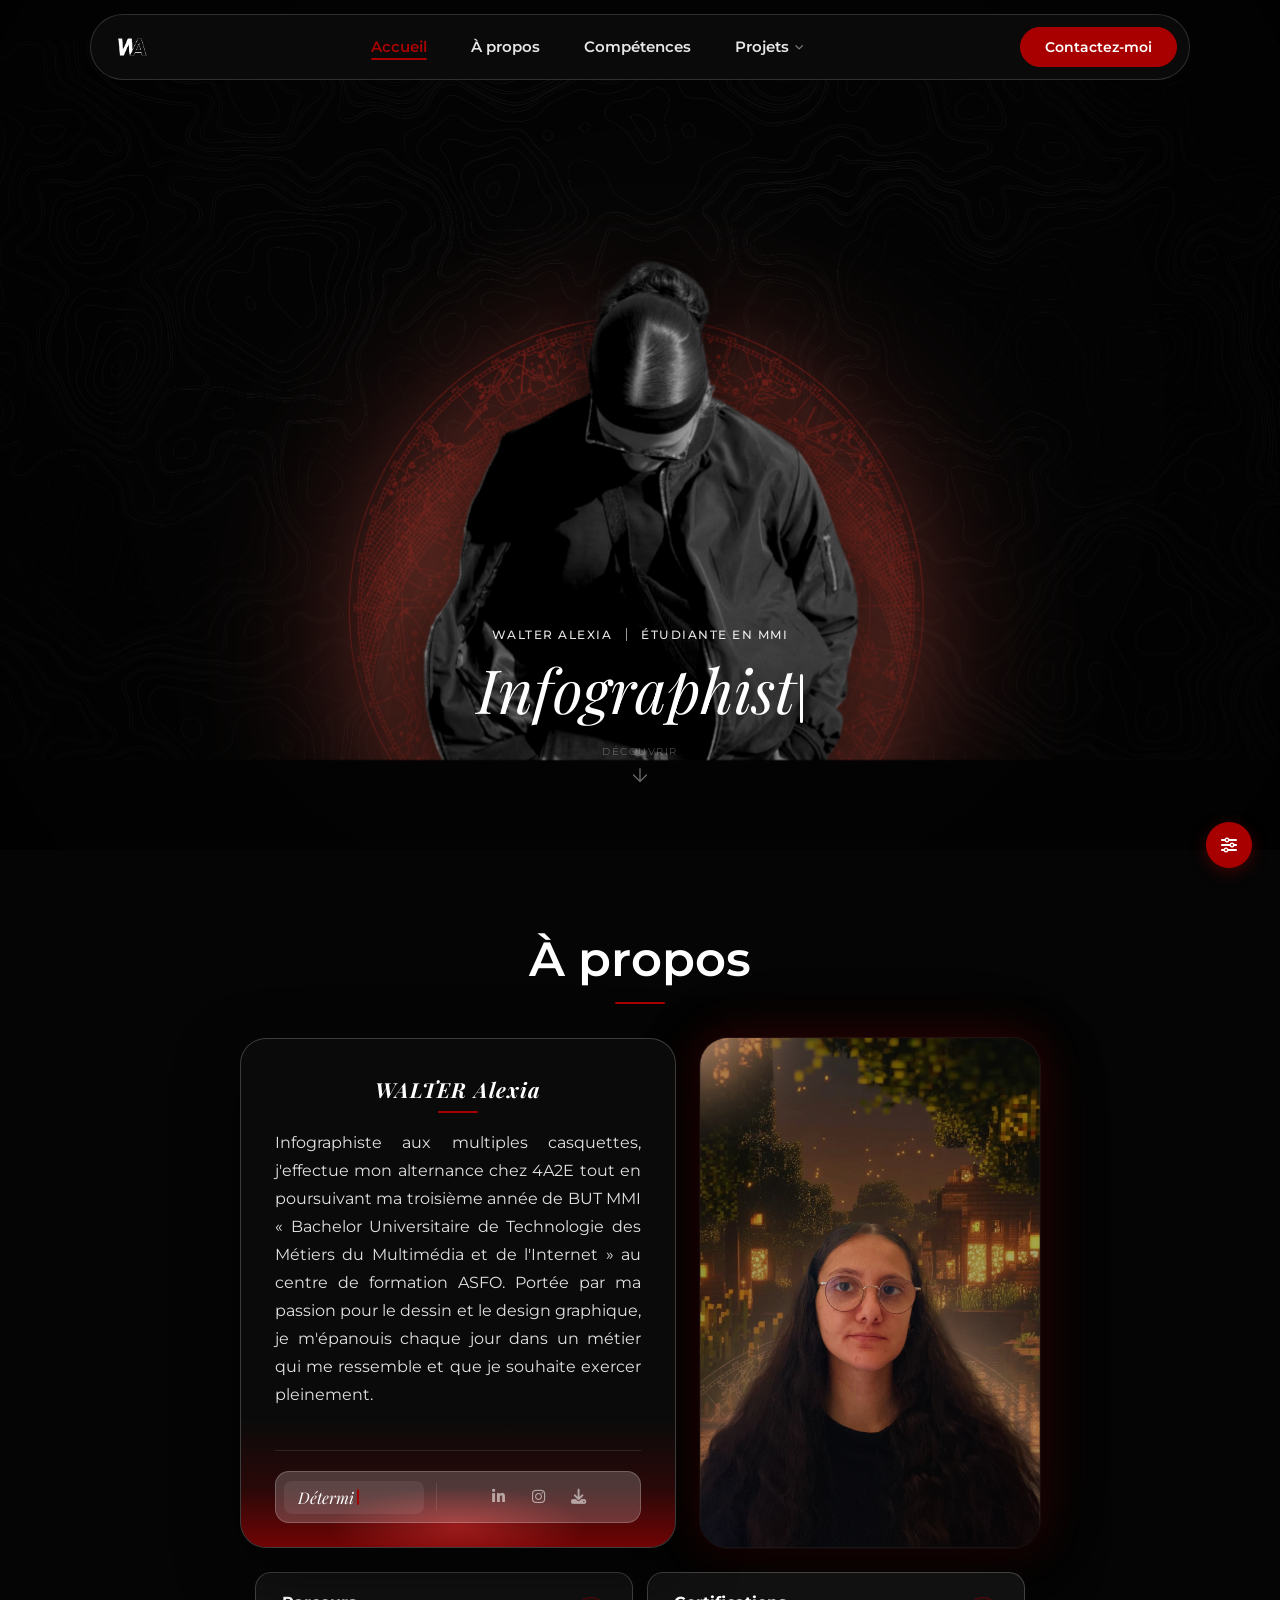
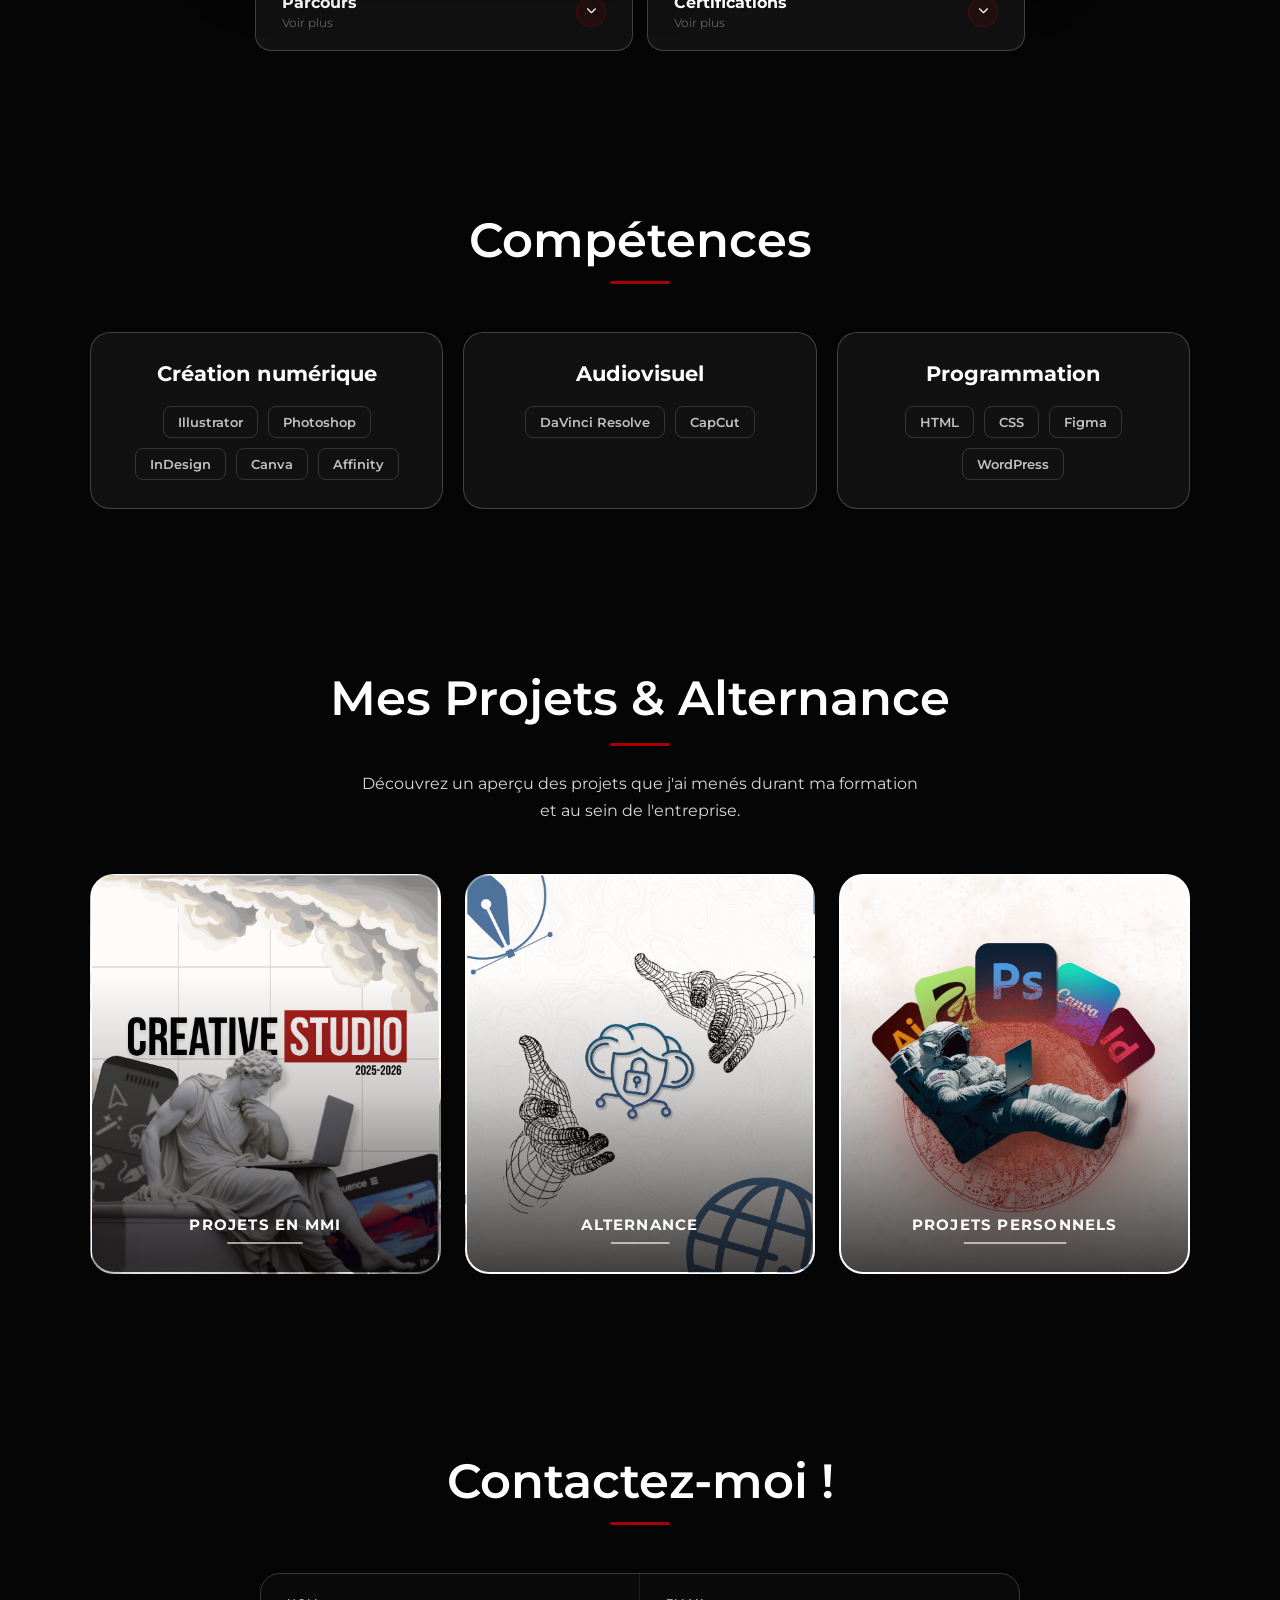
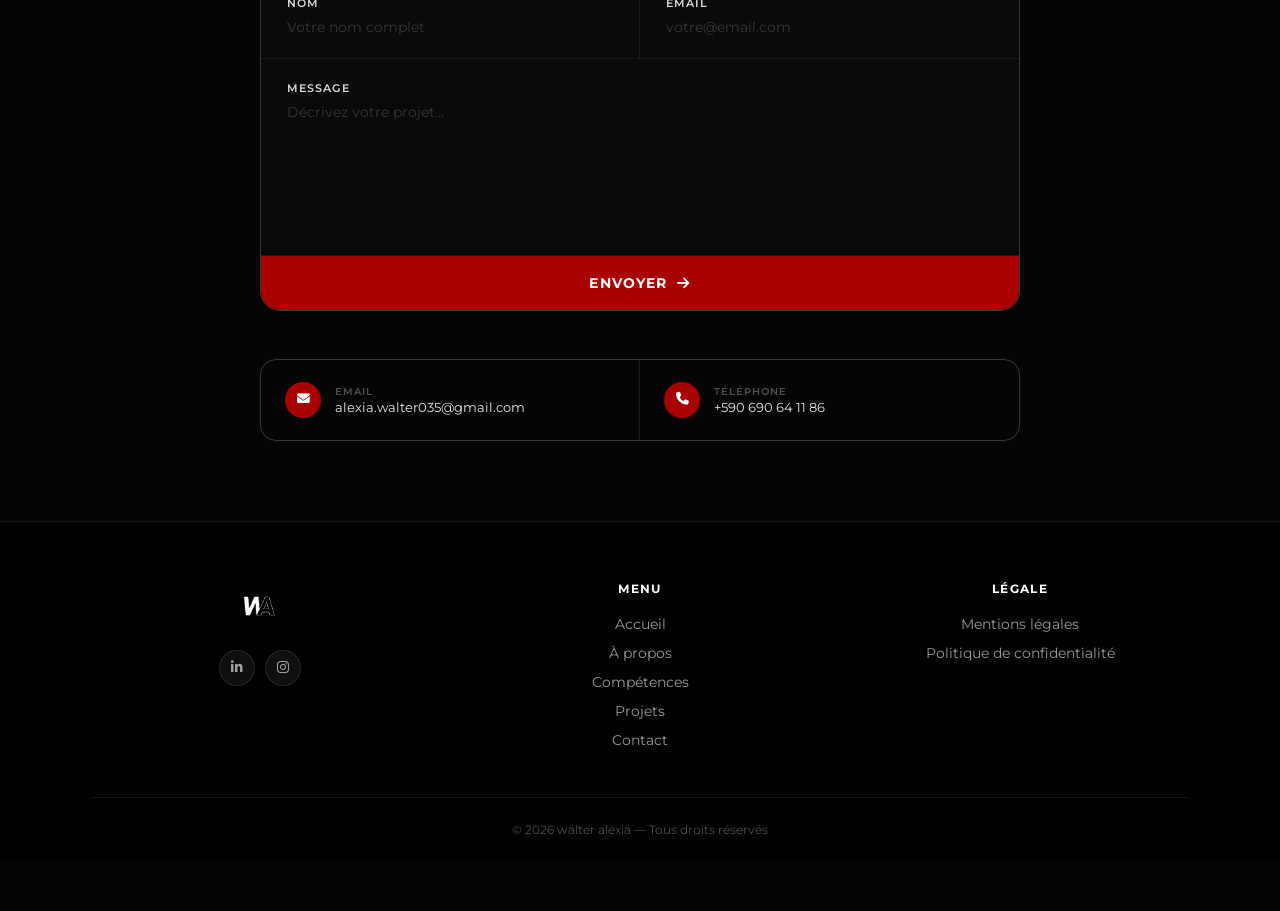
<file: index.html>
<!DOCTYPE html>
<html lang="fr">

<head>
    <meta charset="UTF-8" />
    <meta name="viewport" content="width=device-width, initial-scale=1.0" />
    <link rel="icon" type="image/png" href="favicon-512x512.png">
    <title>Accueil - WALTER Alexia</title>

    <!--ANTI-FLASH -->
    <script>
        (function () {
            var theme = localStorage.getItem('theme');
            if (theme === 'light') document.documentElement.classList.add('light-mode');
        })();
    </script>

    <!-- Styles -->
    <link rel="stylesheet" href="style.css">
    <link rel="stylesheet" href="https://cdnjs.cloudflare.com/ajax/libs/font-awesome/6.5.0/css/all.min.css">
    <link
        href="https://fonts.googleapis.com/css2?family=Playfair+Display:ital,wght@0,400;0,700;1,400&family=Montserrat:wght@400;500;600;700&display=swap"
        rel="stylesheet">
</head>

<body>

    <!--BOUTONS FLOTTANTS : RETOUR EN HAUT & ACCESSIBILITÉ-->
    <button id="btn-top" aria-label="Retour en haut de page">
        <svg viewBox="0 0 24 24" fill="none" stroke-width="2.5" stroke-linecap="round" stroke-linejoin="round">
            <path d="M18 15l-6-6-6 6" />
        </svg>
    </button>

    <button id="btn-access" aria-label="Options d'accessibilité">
        <i class="fas fa-sliders-h"></i>
    </button>

    <!-- Panneau accessibilité -->
    <div id="access-panel" role="dialog" aria-label="Options d'accessibilité">
        <div class="panel-title" data-fr="Paramètres" data-en="Settings">Paramètres</div>

        <div class="panel-row">
            <span class="panel-row-label">
                <i class="fas fa-globe"></i>
                <span data-fr="Langue" data-en="Language">Langue</span>
            </span>
            <div class="lang-btns">
                <button class="lang-btn active" id="langFR" onclick="setLang('fr')">FR</button>
                <button class="lang-btn" id="langEN" onclick="setLang('en')">EN</button>
            </div>
        </div>

        <div class="panel-row">
            <span class="panel-row-label">
                <i class="fas fa-volume-up"></i>
                <span data-fr="Lecture vocale" data-en="Voice reading">Lecture vocale</span>
            </span>
            <div class="lang-btns">
                <button class="lang-btn" id="voiceFR" onclick="playVoice('fr')">FR</button>
                <button class="lang-btn" id="voiceEN" onclick="playVoice('en')">EN</button>
            </div>
        </div>

        <div class="reading-indicator" id="reading-indicator">
            <div class="reading-dot"></div>
            <span data-fr="Lecture en cours…" data-en="Reading in progress…">Lecture en cours…</span>
        </div>

        <button class="access-btn" id="btn-theme">
            <i class="fas fa-sun" id="theme-icon"></i>
            <span id="theme-label">Mode clair</span>
        </button>
    </div>

    <!-- Overlay menu mobile -->
    <div class="mobile-overlay" id="overlay"></div>

    <!-- NAVBAR -->
    <nav class="custom-nav">
        <div class="nav-inner">
            <a class="navbar-brand" href="index.html">
                <img id="logo-img" src="IMAGES/LOGOS/logo-1.webp" alt="Logo WA">
            </a>

            <ul class="nav-links">
                <li><a href="index.html" class="nav-link active" data-fr="Accueil" data-en="Home">Accueil</a></li>
                <li><a href="index.html#apropos" class="nav-link" data-fr="À propos" data-en="About">À propos</a></li>
                <li><a href="index.html#competences" class="nav-link" data-fr="Compétences"
                        data-en="Skills">Compétences</a></li>
                <li class="has-dropdown">
                    <a href="#" class="nav-link">
                        <span data-fr="Projets" data-en="Projects">Projets</span>
                        <i class="fas fa-chevron-down"></i>
                    </a>
                    <ul class="dropdown">
                        <li><a href="mmi-projets.html" data-fr="Projets en MMI" data-en="MMI Projects">Projets en
                                MMI</a></li>
                        <li><a href="alternance-projets.html" data-fr="Alternance" data-en="Internship">Alternance</a>
                        </li>
                        <li><a href="perso-projets.html" data-fr="Projets Personnels"
                                data-en="Personal Projects">Projets Personnels</a></li>
                    </ul>
                </li>
            </ul>

            <a href="index.html#contact" class="nav-cta" data-fr="Contactez-moi" data-en="Contact me">Contactez-moi</a>

            <button class="burger-btn" id="burgerBtn" aria-label="Menu">
                <span></span><span></span><span></span>
            </button>
        </div>
    </nav>

    <!-- Menu mobile -->
    <div class="mobile-menu" id="mobileMenu">
        <ul class="mobile-nav-links">
            <li><a href="index.html" class="mobile-link active" data-fr="Accueil" data-en="Home">Accueil</a></li>
            <li><a href="index.html#apropos" class="mobile-link" data-fr="À propos" data-en="About">À propos</a></li>
            <li><a href="index.html#competences" class="mobile-link" data-fr="Compétences"
                    data-en="Skills">Compétences</a></li>
            <li>
                <button class="mobile-sub-btn" id="subBtn">
                    <span data-fr="Projets" data-en="Projects">Projets</span>
                    <i class="fas fa-chevron-down"></i>
                </button>
                <ul class="mobile-sub-list" id="subList">
                    <li><a href="mmi-projets.html" data-fr="Projets en MMI" data-en="MMI Projects">Projets en MMI</a>
                    </li>
                    <li><a href="alternance-projets.html" data-fr="Alternance" data-en="Internship">Alternance</a></li>
                    <li><a href="perso-projets.html" data-fr="Projets Personnels" data-en="Personal Projects">Projets
                            Personnels</a></li>
                </ul>
            </li>
        </ul>
        <div class="mobile-sep"></div>
        <a href="index.html#contact" class="mobile-cta" data-fr="Contactez-moi" data-en="Contact me">Contactez-moi</a>
    </div>

    <!-- BANNIÈRE -->
    <section class="banner">
        <div class="banner-content">
            <p class="banner-eyebrow">
                WALTER Alexia
                <span class="sep"></span>
                <span data-fr="Étudiante en MMI" data-en="MMI Student">Étudiante en MMI</span>
            </p>

            <h1 class="banner-title">
                <span id="typedWord" class="typed-word"></span><span class="banner-typing__caret"
                    aria-hidden="true"></span>
            </h1>

            <div class="scroll-arrow" onclick="document.querySelector('#apropos').scrollIntoView({behavior:'smooth'})">
                <span data-fr="Découvrir" data-en="Discover">Découvrir</span>
                <svg viewBox="0 0 24 24" fill="none" xmlns="http://www.w3.org/2000/svg">
                    <path d="M12 5v14M5 12l7 7 7-7" stroke="rgba(255,255,255,0.4)" stroke-width="1.5"
                        stroke-linecap="round" stroke-linejoin="round" />
                </svg>
            </div>
        </div>
    </section>

    <!-- À PROPOS -->
    <section class="about2" id="apropos">
        <div class="about2-wrapper">

            <h2 class="about2-section-title" data-fr="À propos" data-en="About me">À propos</h2>

            <div class="about2-top">

                <div class="about2-card" id="aboutCard">
                    <h3 class="about2-name">WALTER Alexia</h3>

                    <p class="about2-text"
                        data-fr="Infographiste aux multiples casquettes, j'effectue mon alternance chez 4A2E tout en poursuivant ma troisième année de BUT MMI « Bachelor Universitaire de Technologie des Métiers du Multimédia et de l'Internet » au centre de formation ASFO. Portée par ma passion pour le dessin et le design graphique, je m'épanouis chaque jour dans un métier qui me ressemble et que je souhaite exercer pleinement."
                        data-en="A multifaceted graphic designer, I am completing my work-study program at 4A2E while pursuing my third year of BUT MMI (University Bachelor of Technology in Multimedia and Internet Trades) at the ASFO training center. Driven by my passion for drawing and graphic design, I thrive every day in a career that reflects who I am and that I aspire to practice fully.">
                        Infographiste aux multiples casquettes, j'effectue mon alternance chez 4A2E tout en poursuivant
                        ma troisième année de BUT MMI « Bachelor Universitaire de Technologie des Métiers du Multimédia
                        et de l'Internet » au centre de formation ASFO. Portée par ma passion pour le dessin et le
                        design graphique, je m'épanouis chaque jour dans un métier qui me ressemble et que je souhaite
                        exercer pleinement.
                    </p>

                    <div class="about2-card-sep"></div>

                    <div class="about2-taskbar">
                        <div class="taskbar-words">
                            <span id="taskbarWord"></span><span class="taskbar-caret" aria-hidden="true"></span>
                        </div>
                        <div class="taskbar-sep"></div>
                        <div class="taskbar-icons">
                            <a href="https://www.linkedin.com/in/walter-alexia-243b412a7/" class="taskbar-icon"
                                data-tooltip="LinkedIn" target="_blank" rel="noopener">
                                <i class="fab fa-linkedin-in"></i>
                            </a>
                            <a href="https://www.instagram.com/walter_asj/" class="taskbar-icon"
                                data-tooltip="Instagram" target="_blank" rel="noopener">
                                <i class="fab fa-instagram"></i>
                            </a>
                            <button class="taskbar-icon" id="cvBtn" data-tooltip="Voir le CV">
                                <i class="fas fa-download"></i>
                            </button>
                        </div>
                    </div>
                </div>

                <div class="about2-photo">
                    <div class="photo-card">
                        <img src="IMAGES/PHOTO/alexia-4.webp" alt="Alexia Walter">
                    </div>
                </div>

            </div>

            <!-- Modale CV -->
            <div class="cv-overlay" id="cvOverlay">
                <div class="cv-modal" id="cvModal">
                    <div class="cv-modal-header">
                        <div class="cv-modal-title">
                            <i class="fas fa-file-pdf"></i>
                            CV — WALTER Alexia
                        </div>
                        <div class="cv-modal-actions">
                            <a href="IMAGES/CV_WALTER_ALEXIA.pdf" download class="cv-download-btn">
                                <i class="fas fa-download"></i>
                                <span data-fr="Télécharger" data-en="Download">Télécharger</span>
                            </a>
                            <button class="cv-close-btn" id="cvClose">
                                <i class="fas fa-times"></i>
                            </button>
                        </div>
                    </div>
                    <div class="cv-modal-body">
                        <iframe src="IMAGES/CV_WALTER_ALEXIA.pdf" title="CV Alexia Walter"></iframe>
                    </div>
                </div>
            </div>

            <!-- Dossiers -->
            <div class="about2-folders">

                <div class="folder-card" id="folderFormations">
                    <div class="folder-header">
                        <div>
                            <div class="folder-title" data-fr="Parcours" data-en="Background">Parcours</div>
                            <div class="folder-sub" data-fr="Voir plus" data-en="See more">Voir plus</div>
                        </div>
                        <div class="folder-icon"><i class="fas fa-chevron-down"></i></div>
                    </div>
                    <div class="folder-body">
                        <div class="folder-body-inner">

                            <div class="folder-item">
                                <i class="fas fa-graduation-cap folder-item-icon"></i>
                                <span data-fr="BUT MMI – IUT de la Guadeloupe (2023–2026)."
                                    data-en="BUT MMI – IUT of Guadeloupe (2023–2026).">BUT MMI – IUT de la Guadeloupe
                                    (2023–2026).</span>
                            </div>

                            <div class="folder-item">
                                <i class="fas fa-school folder-item-icon"></i>
                                <span data-fr="Baccalauréat Général - LGT Baimbridge (2022-2023)."
                                    data-en="General Baccalaureate - LGT Baimbridge (2022-2023).">Baccalauréat Général -
                                    LGT Baimbridge (2022-2023).</span>
                            </div>

                            <div class="folder-item">
                                <i class="fas fa-book folder-item-icon"></i>
                                <span data-fr="Brevet des Collèges - Collège Saint-John-Perse (2019-2020)."
                                    data-en="Middle School Certificate - Saint-John-Perse College (2019-2020).">Brevet
                                    des Collèges - Collège Saint-John-Perse (2019-2020).</span>
                            </div>

                        </div>
                    </div>
                </div>

                <div class="folder-card" id="folderCertifications">
                    <div class="folder-header">
                        <div>
                            <div class="folder-title" data-fr="Certifications" data-en="Certifications">Certifications
                            </div>
                            <div class="folder-sub" data-fr="Voir plus" data-en="See more">Voir plus</div>
                        </div>
                        <div class="folder-icon"><i class="fas fa-chevron-down"></i></div>
                    </div>
                    <div class="folder-body">
                        <div class="folder-body-inner">

                            <a href="IMAGES/sst-walter-alexia.pdf" target="_blank" rel="noopener"
                                class="folder-item folder-item-link">
                                <i class="fas fa-heart-pulse folder-item-icon"></i>
                                <span data-fr="SST : Sauveteur Secouriste du Travail"
                                    data-en="SST: Workplace First Responder">SST : Sauveteur Secouriste du
                                    Travail</span>
                                <i class="fas fa-arrow-up-right folder-item-arrow"></i>
                            </a>

                            <a href="IMAGES/impacts-environnementaux.pdf" target="_blank" rel="noopener"
                                class="folder-item folder-item-link">
                                <i class="fas fa-leaf folder-item-icon"></i>
                                <span data-fr="Impacts Environnementaux du Numérique."
                                    data-en="Environmental Impacts of Digital Technology.">Impacts Environnementaux du
                                    Numérique.</span>
                                <i class="fas fa-arrow-up-right folder-item-arrow"></i>
                            </a>

                            <a href="IMAGES/web-se-mantique-.pdf" target="_blank" rel="noopener"
                                class="folder-item folder-item-link">
                                <i class="fas fa-globe folder-item-icon"></i>
                                <span data-fr="Web Sémantique et Web de données."
                                    data-en="Semantic Web and Web of Data.">Web Sémantique et Web de données.</span>
                                <i class="fas fa-arrow-up-right folder-item-arrow"></i>
                            </a>

                            <a href="IMAGES/les-fondamentaux-de-l-ia.pdf" target="_blank" rel="noopener"
                                class="folder-item folder-item-link">
                                <i class="fas fa-robot folder-item-icon"></i>
                                <span data-fr="Les fondamentaux de l'IA (CNFPT)."
                                    data-en="Fundamentals of AI (CNFPT).">Les fondamentaux de l'IA (CNFPT).</span>
                                <i class="fas fa-arrow-up-right folder-item-arrow"></i>
                            </a>

                            <a href="IMAGES/eloquence.pdf" target="_blank" rel="noopener"
                                class="folder-item folder-item-link">
                                <i class="fas fa-microphone folder-item-icon"></i>
                                <span data-fr="L'éloquence pour tous (Association Eloquence de la différence)."
                                    data-en="Eloquence for all (Eloquence de la différence Association).">L'éloquence
                                    pour tous (Association Eloquence de la différence).</span>
                                <i class="fas fa-arrow-up-right folder-item-arrow"></i>
                            </a>

                            <a href="IMAGES/securite-materielle.pdf" target="_blank" rel="noopener"
                                class="folder-item folder-item-link">
                                <i class="fas fa-shield-halved folder-item-icon"></i>
                                <span data-fr="Sécurité matérielle : les attaques physiques."
                                    data-en="Hardware Security: Physical Attacks.">Sécurité matérielle : les attaques
                                    physiques.</span>
                                <i class="fas fa-arrow-up-right folder-item-arrow"></i>
                            </a>

                        </div>
                    </div>
                </div>

            </div>
        </div>
    </section>

    <!-- COMPÉTENCES -->
    <section class="competences" id="competences">
        <div class="competences-wrapper">

            <h2 class="competences-title" data-fr="Compétences" data-en="Skills">Compétences</h2>

            <div class="competences-grid">

                <div class="skill-card">
                    <div class="skill-card-title" data-fr="Création numérique" data-en="Digital Creation">Création
                        numérique</div>
                    <div class="skill-tags">
                        <span class="skill-tag">Illustrator</span>
                        <span class="skill-tag">Photoshop</span>
                        <span class="skill-tag">InDesign</span>
                        <span class="skill-tag">Canva</span>
                        <span class="skill-tag">Affinity</span>
                    </div>
                </div>

                <div class="skill-card">
                    <div class="skill-card-title" data-fr="Audiovisuel" data-en="Audiovisual">Audiovisuel</div>
                    <div class="skill-tags">
                        <span class="skill-tag">DaVinci Resolve</span>
                        <span class="skill-tag">CapCut</span>
                    </div>
                </div>

                <div class="skill-card">
                    <div class="skill-card-title" data-fr="Programmation" data-en="Development">Programmation</div>
                    <div class="skill-tags">
                        <span class="skill-tag">HTML</span>
                        <span class="skill-tag">CSS</span>
                        <span class="skill-tag">Figma</span>
                        <span class="skill-tag">WordPress</span>
                    </div>
                </div>
            </div>
        </div>
    </section>

    <!-- PROJETS -->
    <section class="projects-section" id="projets">
        <div class="projects-wrapper">

            <h2 class="projects-title" data-fr="Mes Projets &amp; Alternance" data-en="My Projects &amp; Internship">Mes
                Projets &amp; Alternance</h2>
            <p class="projects-desc"
                data-fr="Découvrez un aperçu des projets que j'ai menés durant ma formation et au sein de l'entreprise."
                data-en="Discover an overview of the projects I led during my training and within the company.">
                Découvrez un aperçu des projets que j'ai menés durant ma formation et au sein de l'entreprise.
            </p>

            <div class="projects-grid">

                <div class="project-card" style="background-image: url('IMAGES/VISUEL/cover-mmi.webp')">
                    <a href="mmi-projets.html" class="project-card-full-link" aria-label="Voir les projets MMI"></a>
                    <h3 class="project-card-title" data-fr="Projets en MMI" data-en="MMI Projects">Projets en MMI</h3>
                </div>

                <div class="project-card" style="background-image: url('IMAGES/VISUEL/cover-alternance.webp')">
                    <a href="alternance-projets.html" class="project-card-full-link" aria-label="Voir l'alternance"></a>
                    <h3 class="project-card-title" data-fr="Alternance" data-en="Internship">Alternance</h3>
                </div>

                <div class="project-card" style="background-image: url('IMAGES/VISUEL/cover-pj-perso.webp')">
                    <a href="perso-projets.html" class="project-card-full-link"
                        aria-label="Voir les projets personnels"></a>
                    <h3 class="project-card-title" data-fr="Projets personnels" data-en="Personal Projects">Projets
                        personnels</h3>
                </div>
            </div>
        </div>
    </section>

    <!-- FORMULAIRE DE CONTACT -->
    <section class="contact-section" id="contact">
        <div class="contact-wrapper">

            <div class="contact-header">
                <h2 class="contact-title" data-fr="Contactez-moi !" data-en="Contact me!">Contactez-moi !</h2>
            </div>

            <form class="contact-form" action="https://formspree.io/f/xrbelnya" method="POST">

                <div class="form-status success" id="formSuccess">
                    <i class="fas fa-check-circle"></i>
                    <span data-fr="Votre message a bien été envoyé !" data-en="Your message has been sent!">Votre
                        message a bien été envoyé !</span>
                </div>
                <div class="form-status error" id="formError">
                    <i class="fas fa-times-circle"></i>
                    <span data-fr="Une erreur est survenue, veuillez réessayer."
                        data-en="An error occurred, please try again.">Une erreur est survenue, veuillez
                        réessayer.</span>
                </div>

                <div class="form-row">
                    <div class="form-field">
                        <label for="name" data-fr="Nom" data-en="Name">Nom</label>
                        <input type="text" id="name" name="name" data-placeholder-fr="Votre nom complet"
                            data-placeholder-en="Your full name" placeholder="Votre nom complet" required>
                    </div>
                    <div class="form-field">
                        <label for="email">Email</label>
                        <input type="email" id="email" name="email" data-placeholder-fr="votre@email.com"
                            data-placeholder-en="your@email.com" placeholder="votre@email.com" required>
                    </div>
                </div>

                <div class="form-message">
                    <label for="message" data-fr="Message" data-en="Message">Message</label>
                    <textarea id="message" name="message" data-placeholder-fr="Décrivez votre projet…"
                        data-placeholder-en="Describe your project…" placeholder="Décrivez votre projet…"
                        required></textarea>
                </div>

                <button type="submit" class="form-submit" id="submitBtn">
                    <span data-fr="Envoyer" data-en="Send">Envoyer</span>
                    <i class="fas fa-arrow-right"></i>
                </button>

            </form>

            <div class="contact-bar">
                <a href="mailto:alexia.walter035@gmail.com" class="contact-bar-item">
                    <div class="bar-icon"><i class="fas fa-envelope"></i></div>
                    <div class="bar-text">
                        <span class="bar-label" data-fr="Email" data-en="Email">Email</span>
                        <span class="bar-value">alexia.walter035@gmail.com</span>
                    </div>
                    <i class="fas fa-arrow-up-right bar-arrow"></i>
                </a>
                <a href="tel:+590690641186" class="contact-bar-item">
                    <div class="bar-icon"><i class="fas fa-phone"></i></div>
                    <div class="bar-text">
                        <span class="bar-label" data-fr="Téléphone" data-en="Phone">Téléphone</span>
                        <span class="bar-value">+590 690 64 11 86</span>
                    </div>
                    <i class="fas fa-arrow-up-right bar-arrow"></i>
                </a>
            </div>
        </div>
    </section>

    <!-- PIED DE PAGE -->
    <footer class="site-footer">
        <div class="footer-inner">
            <div class="footer-content">

                <div class="footer-brand">
                    <img src="IMAGES/LOGOS/logo-1.webp" id="footer-logo-img" alt="Logo WA" class="footer-logo">
                    <div class="footer-socials">
                        <a href="https://www.linkedin.com/in/walter-alexia-243b412a7/" class="footer-social-btn"
                            target="_blank" rel="noopener" aria-label="LinkedIn">
                            <i class="fab fa-linkedin-in"></i>
                        </a>
                        <a href="https://www.instagram.com/walter_asj/" class="footer-social-btn" target="_blank"
                            rel="noopener" aria-label="Instagram">
                            <i class="fab fa-instagram"></i>
                        </a>
                    </div>
                </div>

                <div class="footer-col">
                    <h5 data-fr="Menu" data-en="Menu">Menu</h5>
                    <ul>
                        <li><a href="index.html" data-fr="Accueil" data-en="Home">Accueil</a></li>
                        <li><a href="index.html#apropos" data-fr="À propos" data-en="About">À propos</a></li>
                        <li><a href="index.html#competences" data-fr="Compétences" data-en="Skills">Compétences</a></li>
                        <li><a href="index.html#projets" data-fr="Projets" data-en="Projects">Projets</a></li>
                        <li><a href="index.html#contact" data-fr="Contact" data-en="Contact">Contact</a></li>
                    </ul>
                </div>

                <div class="footer-col">
                    <h5 data-fr="Légale" data-en="Legal">Légale</h5>
                    <ul>
                        <li><a href="mentions.html" data-fr="Mentions légales" data-en="Legal notices">Mentions
                                légales</a></li>
                        <li><a href="mentions.html" data-fr="Politique de confidentialité"
                                data-en="Privacy policy">Politique de confidentialité</a></li>
                    </ul>
                </div>

            </div>

            <div class="footer-bottom">
                <p>© 2026 walter alexia — <a href="mentions.html" data-fr="Tous droits réservés"
                        data-en="All rights reserved">Tous droits réservés</a></p>
            </div>
        </div>
    </footer>

    <script>
        // =============================================
        // TYPEWRITER BANNIÈRE
        // =============================================
        const target = document.getElementById("typedWord");
        const config = { typeSpeed: 60, deleteSpeed: 38, pauseAfterType: 1200, pauseAfterDelete: 300 };

        const bannerWordsFR = ["Infographiste.", "Web-Designer.", "Photographe."];
        const bannerWordsEN = ["Graphic Designer.", "Web Designer.", "Photographer."];
        let bannerWords = bannerWordsFR;
        let wordIndex = 0, charIndex = 0, deleting = false;

        function loop() {
            const current = bannerWords[wordIndex % bannerWords.length];
            if (!deleting) {
                charIndex++;
                target.textContent = current.slice(0, charIndex);
                if (charIndex >= current.length) { deleting = true; return setTimeout(loop, config.pauseAfterType); }
                return setTimeout(loop, config.typeSpeed);
            }
            charIndex--;
            target.textContent = current.slice(0, charIndex);
            if (charIndex <= 0) {
                deleting = false;
                wordIndex = (wordIndex + 1) % bannerWords.length;
                return setTimeout(loop, config.pauseAfterDelete);
            }
            return setTimeout(loop, config.deleteSpeed);
        }
        loop();

        // =============================================
        // MENU BURGER
        // =============================================
        const burger = document.getElementById('burgerBtn');
        const menu = document.getElementById('mobileMenu');
        const menuOverlay = document.getElementById('overlay');
        const subBtn = document.getElementById('subBtn');
        const subList = document.getElementById('subList');

        function toggleMenu() {
            burger.classList.toggle('open');
            menu.classList.toggle('open');
            menuOverlay.classList.toggle('open');
            document.body.style.overflow = menu.classList.contains('open') ? 'hidden' : '';
        }

        burger.addEventListener('click', toggleMenu);
        menuOverlay.addEventListener('click', toggleMenu);
        subBtn.addEventListener('click', () => {
            subBtn.classList.toggle('open');
            subList.classList.toggle('open');
        });

        // =============================================
        // TYPEWRITER TASKBAR
        // =============================================
        const taskbarWord = document.getElementById('taskbarWord');
        const taskbarWordsFR = ['Déterminée.', 'Créative.', 'Curieuse.', 'Autonome.', 'Rigoureuse.', 'Assidue.'];
        const taskbarWordsEN = ['Determined.', 'Creative.', 'Curious.', 'Autonomous.', 'Rigorous.', 'Diligent.'];
        let taskbarWords = taskbarWordsFR;
        let wi = 0, ci = 0, del = false;

        function typeLoop() {
            const current = taskbarWords[wi % taskbarWords.length];
            if (!del) {
                ci++;
                taskbarWord.textContent = current.slice(0, ci);
                if (ci >= current.length) { del = true; return setTimeout(typeLoop, 1200); }
                return setTimeout(typeLoop, 65);
            }
            ci--;
            taskbarWord.textContent = current.slice(0, ci);
            if (ci <= 0) {
                del = false;
                wi = (wi + 1) % taskbarWords.length;
                return setTimeout(typeLoop, 300);
            }
            return setTimeout(typeLoop, 40);
        }
        typeLoop();

        // =============================================
        // DOSSIERS ACCORDÉON
        // =============================================
        document.querySelectorAll('.folder-card').forEach(function (card) {
            card.addEventListener('click', function (e) {
                e.stopPropagation();
                const isOpen = this.classList.contains('open');
                document.querySelectorAll('.folder-card').forEach(c => c.classList.remove('open'));
                this.classList.toggle('open', !isOpen);
            });
        });

        // =============================================
        // MODALE CV
        // =============================================
        const cvBtn = document.getElementById('cvBtn');
        const cvOverlay = document.getElementById('cvOverlay');
        const cvClose = document.getElementById('cvClose');

        function openCV() { cvOverlay.classList.add('open'); document.body.style.overflow = 'hidden'; }
        function closeCV() { cvOverlay.classList.remove('open'); document.body.style.overflow = ''; }

        cvBtn.addEventListener('click', openCV);
        cvClose.addEventListener('click', closeCV);
        cvOverlay.addEventListener('click', e => { if (e.target === cvOverlay) closeCV(); });
        document.addEventListener('keydown', e => { if (e.key === 'Escape') { closeCV(); panel.classList.remove('open'); } });

        // =============================================
        // FORMULAIRE DE CONTACT
        // =============================================
        const form = document.querySelector('.contact-form');
        const successMsg = document.getElementById('formSuccess');
        const errorMsg = document.getElementById('formError');
        const submitBtn = document.getElementById('submitBtn');

        form.addEventListener('submit', async function (e) {
            e.preventDefault();
            const isEN = document.documentElement.lang === 'en';
            submitBtn.innerHTML = '<i class="fas fa-spinner fa-spin"></i> ' + (isEN ? 'Sending…' : 'Envoi en cours…');
            submitBtn.disabled = true;

            try {
                const response = await fetch(form.action, {
                    method: 'POST',
                    body: new FormData(form),
                    headers: { 'Accept': 'application/json' }
                });
                if (response.ok) {
                    successMsg.classList.add('show');
                    errorMsg.classList.remove('show');
                    form.reset();
                    setTimeout(() => successMsg.classList.remove('show'), 5000);
                } else {
                    errorMsg.classList.add('show');
                    successMsg.classList.remove('show');
                    setTimeout(() => errorMsg.classList.remove('show'), 5000);
                }
            } catch {
                errorMsg.classList.add('show');
                successMsg.classList.remove('show');
                setTimeout(() => errorMsg.classList.remove('show'), 5000);
            }

            submitBtn.innerHTML = '<span data-fr="Envoyer" data-en="Send">' + (isEN ? 'Send' : 'Envoyer') + '</span> <i class="fas fa-arrow-right"></i>';
            submitBtn.disabled = false;
        });

        // =============================================
        // RETOUR EN HAUT
        // =============================================
        const btnTop = document.getElementById('btn-top');
        const apropos = document.getElementById('apropos');

        window.addEventListener('scroll', () => {
            const triggerY = apropos
                ? apropos.getBoundingClientRect().top + window.scrollY - 230
                : 300;
            btnTop.classList.toggle('visible', window.scrollY >= triggerY);
        });
        btnTop.addEventListener('click', () => window.scrollTo({ top: 0, behavior: 'smooth' }));

        // =============================================
        // PANNEAU ACCESSIBILITÉ
        // =============================================
        const btnAccess = document.getElementById('btn-access');
        const panel = document.getElementById('access-panel');

        btnAccess.addEventListener('click', e => {
            e.stopPropagation();
            panel.classList.toggle('open');
        });
        document.addEventListener('click', e => {
            if (!panel.contains(e.target) && e.target !== btnAccess) {
                panel.classList.remove('open');
            }
        });

        // =============================================
        // LANGUE
        // =============================================
        function applyLangToDOM(lang) {
            document.querySelectorAll('[data-fr]').forEach(el => {
                const val = lang === 'fr' ? el.dataset.fr : el.dataset.en;
                if (val !== undefined) el.textContent = val;
            });
            document.querySelectorAll('[data-placeholder-fr]').forEach(el => {
                el.placeholder = lang === 'fr' ? el.dataset.placeholderFr : el.dataset.placeholderEn;
            });
            document.documentElement.lang = lang;
        }

        function setLang(lang) {
            document.getElementById('langFR').classList.toggle('active', lang === 'fr');
            document.getElementById('langEN').classList.toggle('active', lang === 'en');
            applyLangToDOM(lang);
            bannerWords = lang === 'fr' ? bannerWordsFR : bannerWordsEN;
            taskbarWords = lang === 'fr' ? taskbarWordsFR : taskbarWordsEN;
            wordIndex = 0; charIndex = 0; deleting = false;
            wi = 0; ci = 0; del = false;
            target.textContent = '';
            taskbarWord.textContent = '';
            updateThemeLabel(lang);
            localStorage.setItem('lang', lang);
        }

        // =============================================
        // VOICEOVER
        // =============================================
        let isReading = false;

        const voiceTexts = {
            fr: "Bonjour, bienvenue sur le portfolio d'Alexia Walter, infographiste et web-designer passionnée par le dessin et le design graphique.",
            en: "Hello, welcome to Alexia Walter's portfolio, a passionate graphic designer and web designer."
        };

        function playVoice(lang) {
            const indicator = document.getElementById('reading-indicator');
            const voiceBtnFR = document.getElementById('voiceFR');
            const voiceBtnEN = document.getElementById('voiceEN');

            if (isReading) {
                window.speechSynthesis.cancel();
                isReading = false;
                indicator.classList.remove('show');
                voiceBtnFR.classList.remove('active');
                voiceBtnEN.classList.remove('active');
                return;
            }

            const utterance = new SpeechSynthesisUtterance(voiceTexts[lang]);
            utterance.lang = lang === 'fr' ? 'fr-FR' : 'en-US';
            utterance.rate = 0.95;

            const voices = window.speechSynthesis.getVoices();
            const voice = voices.find(v => v.lang.startsWith(lang === 'fr' ? 'fr' : 'en'));
            if (voice) utterance.voice = voice;

            utterance.onend = () => {
                isReading = false;
                indicator.classList.remove('show');
                voiceBtnFR.classList.remove('active');
                voiceBtnEN.classList.remove('active');
            };

            window.speechSynthesis.speak(utterance);
            isReading = true;
            indicator.classList.add('show');
            if (lang === 'fr') voiceBtnFR.classList.add('active');
            else voiceBtnEN.classList.add('active');
        }

        window.speechSynthesis.getVoices();

        // =============================================
        // MODE CLAIR / SOMBRE
        // =============================================
        const btnTheme = document.getElementById('btn-theme');
        const themeLabel = document.getElementById('theme-label');
        const themeIcon = document.getElementById('theme-icon');

        function updateThemeLabel(lang) {
            const isLight = document.documentElement.classList.contains('light-mode');
            // L'icône et le label indiquent vers où on peut aller (pas l'état actuel)
            if (isLight) {
                // On est en clair → on propose le sombre
                themeIcon.className = 'fas fa-moon';
                themeLabel.textContent = lang === 'en' ? 'Dark mode' : 'Mode sombre';
            } else {
                // On est en sombre → on propose le clair
                themeIcon.className = 'fas fa-sun';
                themeLabel.textContent = lang === 'en' ? 'Light mode' : 'Mode clair';
            }
        }

        function setDark(dark) {
            const lang = document.documentElement.lang || 'fr';
            if (dark) {
                document.documentElement.classList.remove('light-mode');
                document.body.classList.remove('light');
                btnTheme.classList.remove('active');
                localStorage.setItem('theme', 'dark');
                // Logo et bannière mode sombre
                document.getElementById('logo-img').src = 'IMAGES/LOGOS/logo-1.webp';
                document.getElementById('footer-logo-img').src = 'IMAGES/LOGOS/logo-1.webp';
            } else {
                document.documentElement.classList.add('light-mode');
                document.body.classList.add('light');
                btnTheme.classList.add('active');
                localStorage.setItem('theme', 'light');
                // Logo et bannière mode clair
                document.getElementById('logo-img').src = 'IMAGES/LOGOS/logo-2.webp';
                document.getElementById('footer-logo-img').src = 'IMAGES/LOGOS/logo-2.webp';
            }
            updateThemeLabel(lang);
        }

        btnTheme.addEventListener('click', () => {
            setDark(document.documentElement.classList.contains('light-mode'));
        });

        // =============================================
        // INITIALISATION
        // =============================================
        (function init() {
            const savedTheme = localStorage.getItem('theme');
            setDark(savedTheme !== 'light');
            const savedLang = localStorage.getItem('lang') || 'fr';
            setLang(savedLang);
            window.speechSynthesis.getVoices();
        })();
    </script>

</body>

</html>
</file>
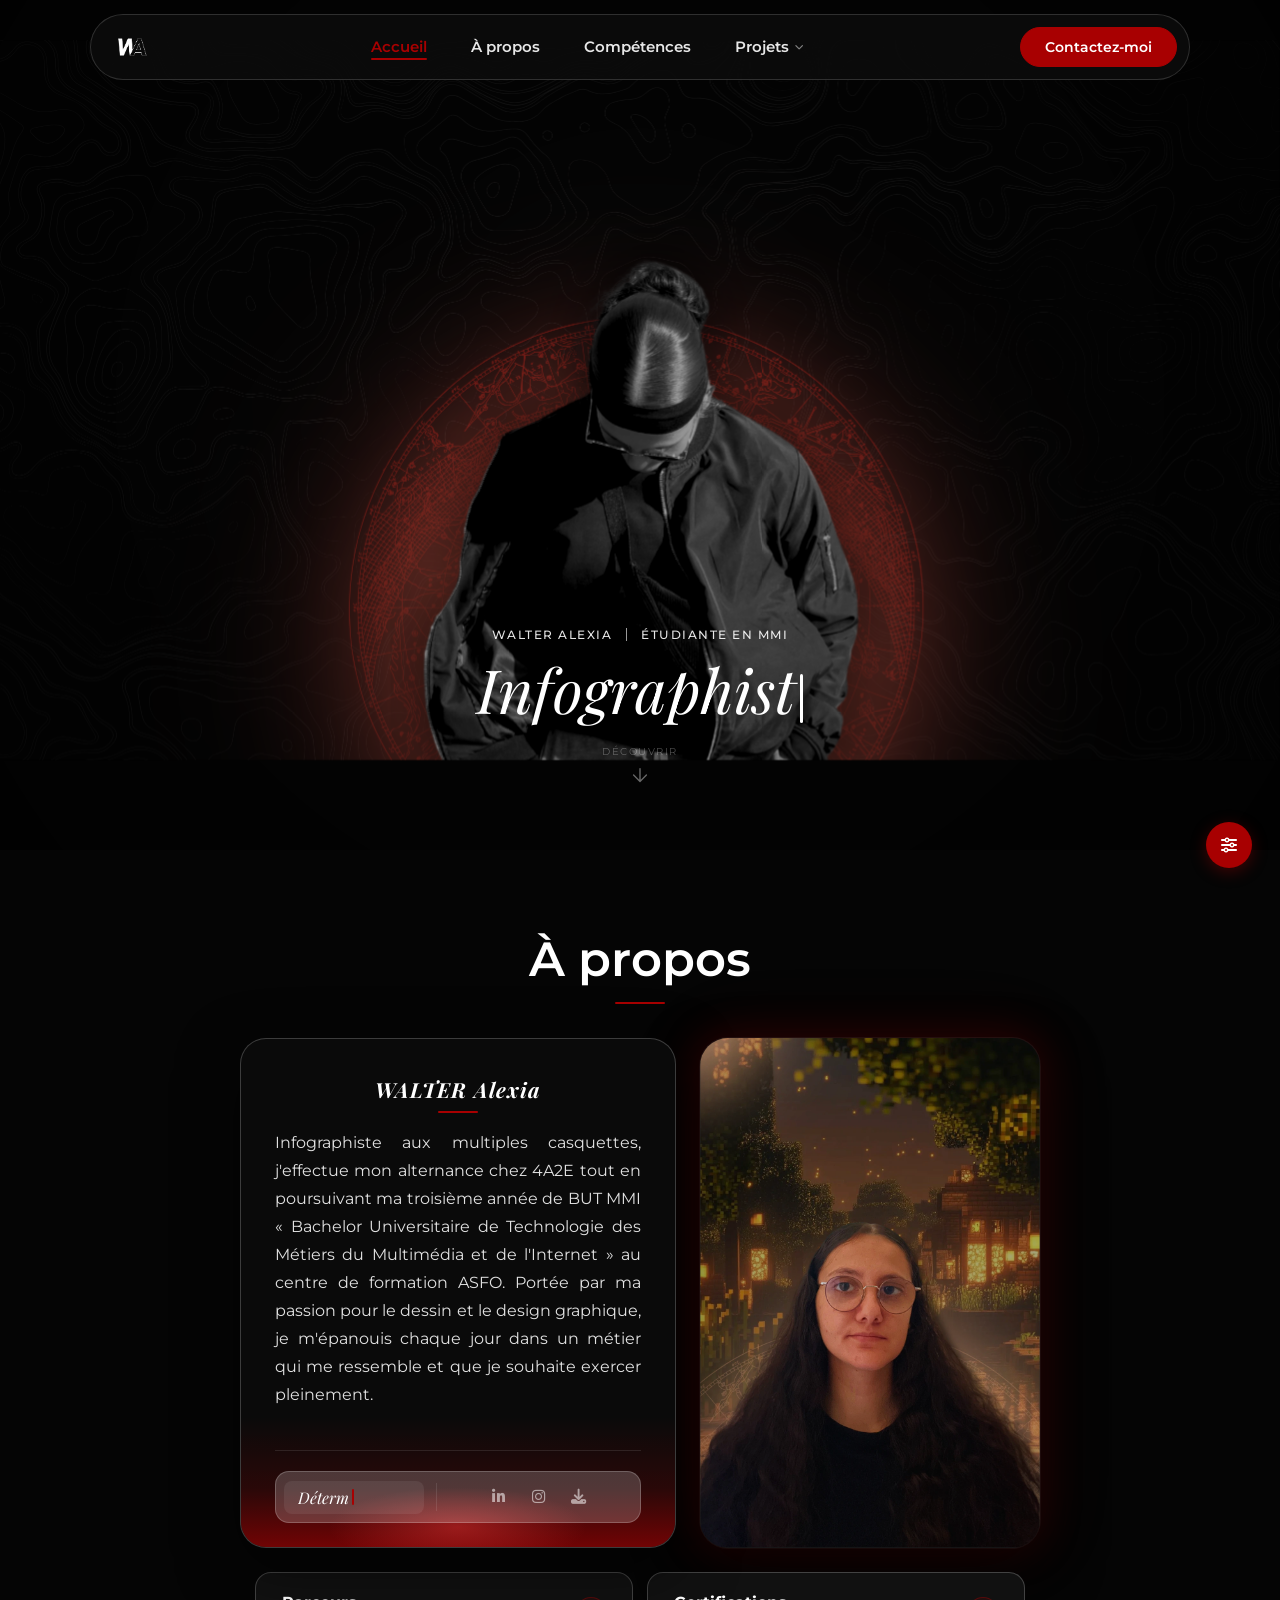
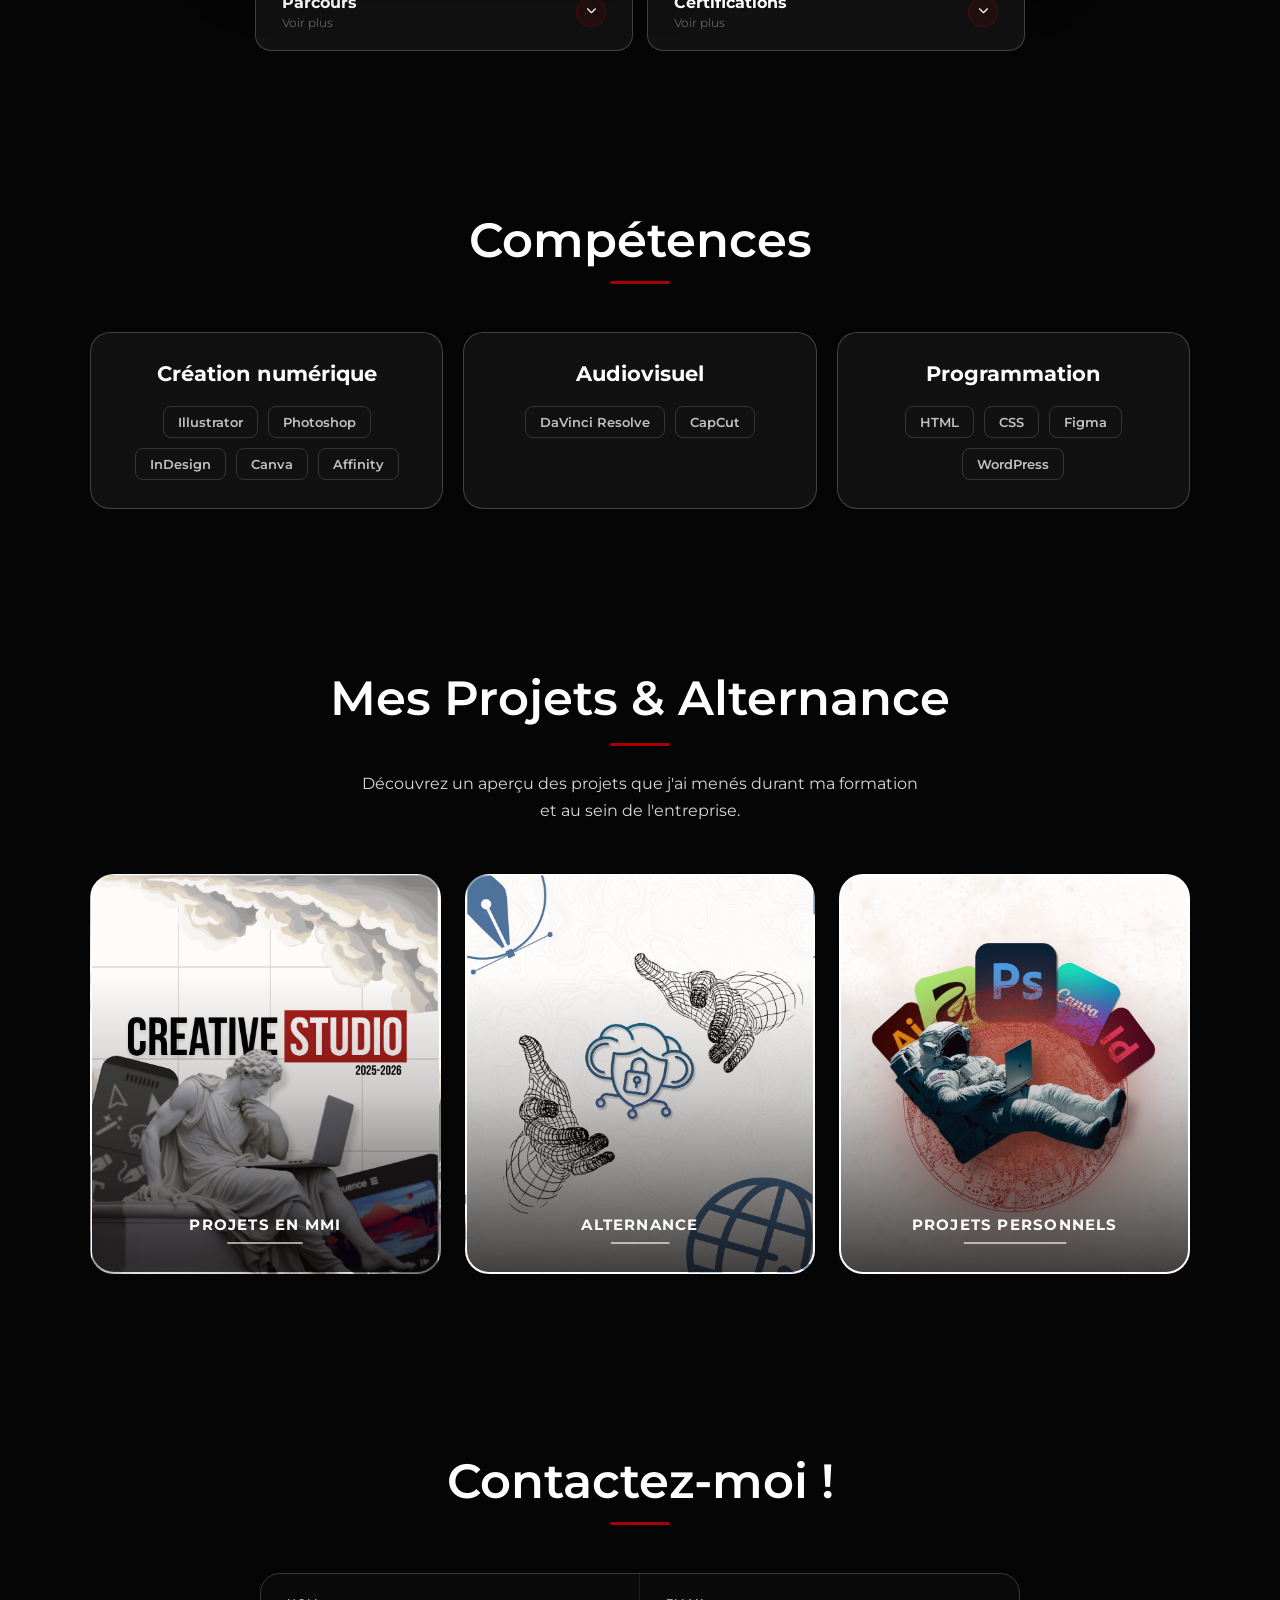
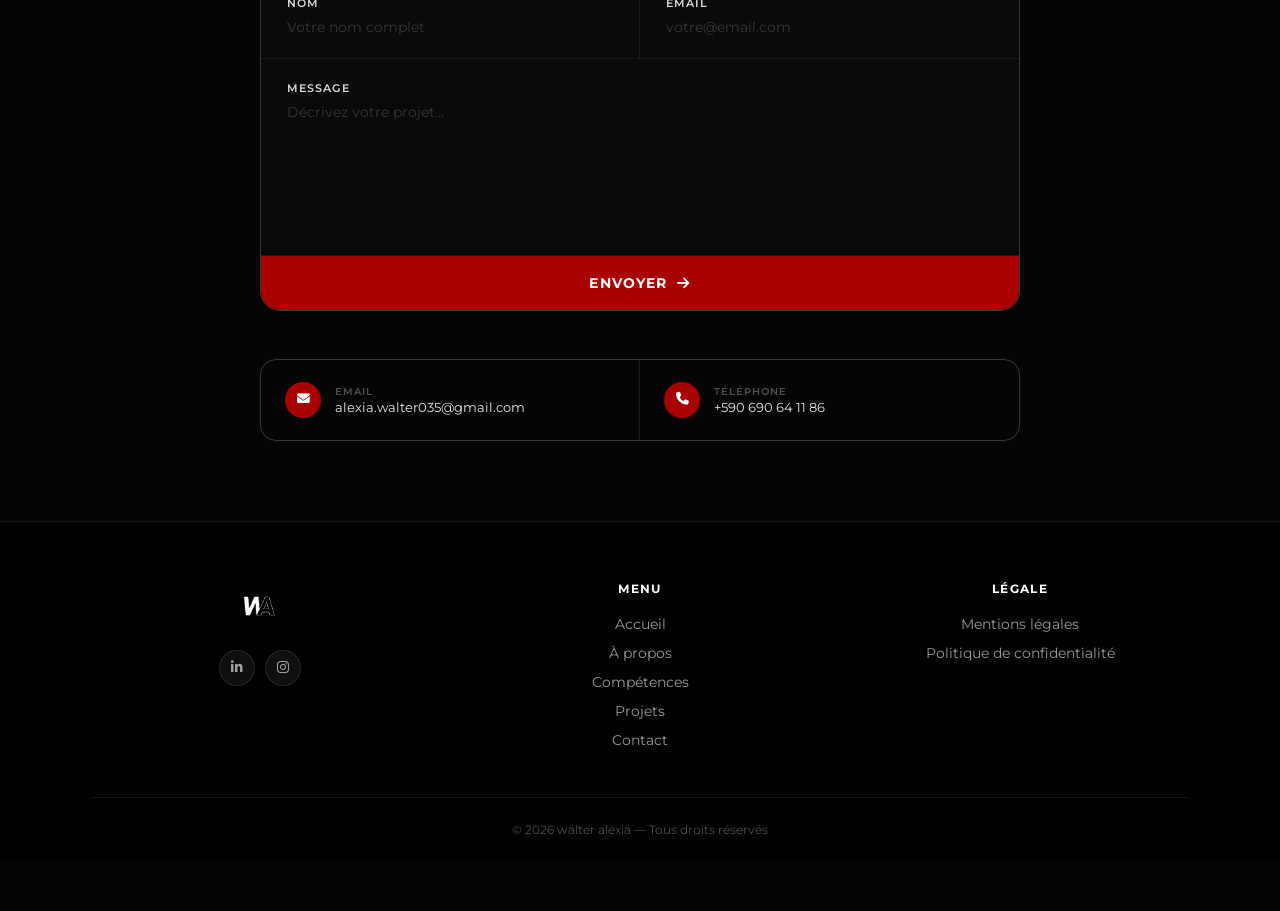
<file: PORTFOLIO_3.2/index.html>
<!DOCTYPE html>
<html lang="fr">

<head>
    <meta charset="UTF-8" />
    <meta name="viewport" content="width=device-width, initial-scale=1.0" />
    <title>Accueil - WALTER Alexia</title>

    <!--ANTI-FLASH -->
    <script>
        (function () {
            var theme = localStorage.getItem('theme');
            if (theme === 'light') document.documentElement.classList.add('light-mode');
        })();
    </script>

    <!-- Styles -->
    <link rel="stylesheet" href="style.css">
    <link rel="stylesheet" href="https://cdnjs.cloudflare.com/ajax/libs/font-awesome/6.5.0/css/all.min.css">
    <link
        href="https://fonts.googleapis.com/css2?family=Playfair+Display:ital,wght@0,400;0,700;1,400&family=Montserrat:wght@400;500;600;700&display=swap"
        rel="stylesheet">
</head>

<body>

    <!--BOUTONS FLOTTANTS : RETOUR EN HAUT & ACCESSIBILITÉ-->
    <button id="btn-top" aria-label="Retour en haut de page">
        <svg viewBox="0 0 24 24" fill="none" stroke-width="2.5" stroke-linecap="round" stroke-linejoin="round">
            <path d="M18 15l-6-6-6 6" />
        </svg>
    </button>

    <button id="btn-access" aria-label="Options d'accessibilité">
        <i class="fas fa-sliders-h"></i>
    </button>

    <!-- Panneau accessibilité -->
    <div id="access-panel" role="dialog" aria-label="Options d'accessibilité">
        <div class="panel-title" data-fr="Paramètres" data-en="Settings">Paramètres</div>

        <div class="panel-row">
            <span class="panel-row-label">
                <i class="fas fa-globe"></i>
                <span data-fr="Langue" data-en="Language">Langue</span>
            </span>
            <div class="lang-btns">
                <button class="lang-btn active" id="langFR" onclick="setLang('fr')">FR</button>
                <button class="lang-btn" id="langEN" onclick="setLang('en')">EN</button>
            </div>
        </div>

        <div class="panel-row">
            <span class="panel-row-label">
                <i class="fas fa-volume-up"></i>
                <span data-fr="Lecture vocale" data-en="Voice reading">Lecture vocale</span>
            </span>
            <div class="lang-btns">
                <button class="lang-btn" id="voiceFR" onclick="playVoice('fr')">FR</button>
                <button class="lang-btn" id="voiceEN" onclick="playVoice('en')">EN</button>
            </div>
        </div>

        <div class="reading-indicator" id="reading-indicator">
            <div class="reading-dot"></div>
            <span data-fr="Lecture en cours…" data-en="Reading in progress…">Lecture en cours…</span>
        </div>

        <button class="access-btn" id="btn-theme">
            <i class="fas fa-sun" id="theme-icon"></i>
            <span id="theme-label">Mode clair</span>
        </button>
    </div>

    <!-- Overlay menu mobile -->
    <div class="mobile-overlay" id="overlay"></div>

    <!-- NAVBAR -->
    <nav class="custom-nav">
        <div class="nav-inner">
            <a class="navbar-brand" href="index.html">
                <img id="logo-img" src="IMAGES/LOGOS/logo-1.webp" alt="Logo WA">
            </a>

            <ul class="nav-links">
                <li><a href="index.html" class="nav-link active" data-fr="Accueil" data-en="Home">Accueil</a></li>
                <li><a href="index.html#apropos" class="nav-link" data-fr="À propos" data-en="About">À propos</a></li>
                <li><a href="index.html#competences" class="nav-link" data-fr="Compétences"
                        data-en="Skills">Compétences</a></li>
                <li class="has-dropdown">
                    <a href="#" class="nav-link">
                        <span data-fr="Projets" data-en="Projects">Projets</span>
                        <i class="fas fa-chevron-down"></i>
                    </a>
                    <ul class="dropdown">
                        <li><a href="mmi-projets.html" data-fr="Projets en MMI" data-en="MMI Projects">Projets en
                                MMI</a></li>
                        <li><a href="alternance-projets.html" data-fr="Alternance" data-en="Internship">Alternance</a>
                        </li>
                        <li><a href="perso-projets.html" data-fr="Projets Personnels"
                                data-en="Personal Projects">Projets Personnels</a></li>
                    </ul>
                </li>
            </ul>

            <a href="index.html#contact" class="nav-cta" data-fr="Contactez-moi" data-en="Contact me">Contactez-moi</a>

            <button class="burger-btn" id="burgerBtn" aria-label="Menu">
                <span></span><span></span><span></span>
            </button>
        </div>
    </nav>

    <!-- Menu mobile -->
    <div class="mobile-menu" id="mobileMenu">
        <ul class="mobile-nav-links">
            <li><a href="index.html" class="mobile-link active" data-fr="Accueil" data-en="Home">Accueil</a></li>
            <li><a href="index.html#apropos" class="mobile-link" data-fr="À propos" data-en="About">À propos</a></li>
            <li><a href="index.html#competences" class="mobile-link" data-fr="Compétences"
                    data-en="Skills">Compétences</a></li>
            <li>
                <button class="mobile-sub-btn" id="subBtn">
                    <span data-fr="Projets" data-en="Projects">Projets</span>
                    <i class="fas fa-chevron-down"></i>
                </button>
                <ul class="mobile-sub-list" id="subList">
                    <li><a href="mmi-projets.html" data-fr="Projets en MMI" data-en="MMI Projects">Projets en MMI</a>
                    </li>
                    <li><a href="alternance-projets.html" data-fr="Alternance" data-en="Internship">Alternance</a></li>
                    <li><a href="perso-projets.html" data-fr="Projets Personnels" data-en="Personal Projects">Projets
                            Personnels</a></li>
                </ul>
            </li>
        </ul>
        <div class="mobile-sep"></div>
        <a href="index.html#contact" class="mobile-cta" data-fr="Contactez-moi" data-en="Contact me">Contactez-moi</a>
    </div>

    <!-- BANNIÈRE -->
    <section class="banner">
        <div class="banner-content">
            <p class="banner-eyebrow">
                WALTER Alexia
                <span class="sep"></span>
                <span data-fr="Étudiante en MMI" data-en="MMI Student">Étudiante en MMI</span>
            </p>

            <h1 class="banner-title">
                <span id="typedWord" class="typed-word"></span><span class="banner-typing__caret"
                    aria-hidden="true"></span>
            </h1>

            <div class="scroll-arrow" onclick="document.querySelector('#apropos').scrollIntoView({behavior:'smooth'})">
                <span data-fr="Découvrir" data-en="Discover">Découvrir</span>
                <svg viewBox="0 0 24 24" fill="none" xmlns="http://www.w3.org/2000/svg">
                    <path d="M12 5v14M5 12l7 7 7-7" stroke="rgba(255,255,255,0.4)" stroke-width="1.5"
                        stroke-linecap="round" stroke-linejoin="round" />
                </svg>
            </div>
        </div>
    </section>

    <!-- À PROPOS -->
    <section class="about2" id="apropos">
        <div class="about2-wrapper">

            <h2 class="about2-section-title" data-fr="À propos" data-en="About me">À propos</h2>

            <div class="about2-top">

                <div class="about2-card" id="aboutCard">
                    <h3 class="about2-name">WALTER Alexia</h3>

                    <p class="about2-text"
                        data-fr="Infographiste aux multiples casquettes, j'effectue mon alternance chez 4A2E tout en poursuivant ma troisième année de BUT MMI « Bachelor Universitaire de Technologie des Métiers du Multimédia et de l'Internet » au centre de formation ASFO. Portée par ma passion pour le dessin et le design graphique, je m'épanouis chaque jour dans un métier qui me ressemble et que je souhaite exercer pleinement."
                        data-en="A multifaceted graphic designer, I am completing my work-study program at 4A2E while pursuing my third year of BUT MMI (University Bachelor of Technology in Multimedia and Internet Trades) at the ASFO training center. Driven by my passion for drawing and graphic design, I thrive every day in a career that reflects who I am and that I aspire to practice fully.">
                        Infographiste aux multiples casquettes, j'effectue mon alternance chez 4A2E tout en poursuivant
                        ma troisième année de BUT MMI « Bachelor Universitaire de Technologie des Métiers du Multimédia
                        et de l'Internet » au centre de formation ASFO. Portée par ma passion pour le dessin et le
                        design graphique, je m'épanouis chaque jour dans un métier qui me ressemble et que je souhaite
                        exercer pleinement.
                    </p>

                    <div class="about2-card-sep"></div>

                    <div class="about2-taskbar">
                        <div class="taskbar-words">
                            <span id="taskbarWord"></span><span class="taskbar-caret" aria-hidden="true"></span>
                        </div>
                        <div class="taskbar-sep"></div>
                        <div class="taskbar-icons">
                            <a href="https://www.linkedin.com/in/walter-alexia-243b412a7/" class="taskbar-icon"
                                data-tooltip="LinkedIn" target="_blank" rel="noopener">
                                <i class="fab fa-linkedin-in"></i>
                            </a>
                            <a href="https://www.instagram.com/walter_asj/" class="taskbar-icon"
                                data-tooltip="Instagram" target="_blank" rel="noopener">
                                <i class="fab fa-instagram"></i>
                            </a>
                            <button class="taskbar-icon" id="cvBtn" data-tooltip="Voir le CV">
                                <i class="fas fa-download"></i>
                            </button>
                        </div>
                    </div>
                </div>

                <div class="about2-photo">
                    <div class="photo-card">
                        <img src="IMAGES/PHOTO/alexia-4.webp" alt="Alexia Walter">
                    </div>
                </div>

            </div>

            <!-- Modale CV -->
            <div class="cv-overlay" id="cvOverlay">
                <div class="cv-modal" id="cvModal">
                    <div class="cv-modal-header">
                        <div class="cv-modal-title">
                            <i class="fas fa-file-pdf"></i>
                            CV — WALTER Alexia
                        </div>
                        <div class="cv-modal-actions">
                            <a href="IMAGES/CV_WALTER_ALEXIA.pdf" download class="cv-download-btn">
                                <i class="fas fa-download"></i>
                                <span data-fr="Télécharger" data-en="Download">Télécharger</span>
                            </a>
                            <button class="cv-close-btn" id="cvClose">
                                <i class="fas fa-times"></i>
                            </button>
                        </div>
                    </div>
                    <div class="cv-modal-body">
                        <iframe src="IMAGES/CV_WALTER_ALEXIA.pdf" title="CV Alexia Walter"></iframe>
                    </div>
                </div>
            </div>

            <!-- Dossiers -->
            <div class="about2-folders">

                <div class="folder-card" id="folderFormations">
                    <div class="folder-header">
                        <div>
                            <div class="folder-title" data-fr="Parcours" data-en="Background">Parcours</div>
                            <div class="folder-sub" data-fr="Voir plus" data-en="See more">Voir plus</div>
                        </div>
                        <div class="folder-icon"><i class="fas fa-chevron-down"></i></div>
                    </div>
                    <div class="folder-body">
                        <div class="folder-body-inner">

                            <div class="folder-item">
                                <i class="fas fa-graduation-cap folder-item-icon"></i>
                                <span data-fr="BUT MMI – IUT de la Guadeloupe (2023–2026)."
                                    data-en="BUT MMI – IUT of Guadeloupe (2023–2026).">BUT MMI – IUT de la Guadeloupe
                                    (2023–2026).</span>
                            </div>

                            <div class="folder-item">
                                <i class="fas fa-school folder-item-icon"></i>
                                <span data-fr="Baccalauréat Général - LGT Baimbridge (2022-2023)."
                                    data-en="General Baccalaureate - LGT Baimbridge (2022-2023).">Baccalauréat Général -
                                    LGT Baimbridge (2022-2023).</span>
                            </div>

                            <div class="folder-item">
                                <i class="fas fa-book folder-item-icon"></i>
                                <span data-fr="Brevet des Collèges - Collège Saint-John-Perse (2019-2020)."
                                    data-en="Middle School Certificate - Saint-John-Perse College (2019-2020).">Brevet
                                    des Collèges - Collège Saint-John-Perse (2019-2020).</span>
                            </div>

                        </div>
                    </div>
                </div>

                <div class="folder-card" id="folderCertifications">
                    <div class="folder-header">
                        <div>
                            <div class="folder-title" data-fr="Certifications" data-en="Certifications">Certifications
                            </div>
                            <div class="folder-sub" data-fr="Voir plus" data-en="See more">Voir plus</div>
                        </div>
                        <div class="folder-icon"><i class="fas fa-chevron-down"></i></div>
                    </div>
                    <div class="folder-body">
                        <div class="folder-body-inner">

                            <a href="IMAGES/sst-walter-alexia.pdf" target="_blank" rel="noopener"
                                class="folder-item folder-item-link">
                                <i class="fas fa-heart-pulse folder-item-icon"></i>
                                <span data-fr="SST : Sauveteur Secouriste du Travail"
                                    data-en="SST: Workplace First Responder">SST : Sauveteur Secouriste du
                                    Travail</span>
                                <i class="fas fa-arrow-up-right folder-item-arrow"></i>
                            </a>

                            <a href="IMAGES/impacts-environnementaux.pdf" target="_blank" rel="noopener"
                                class="folder-item folder-item-link">
                                <i class="fas fa-leaf folder-item-icon"></i>
                                <span data-fr="Impacts Environnementaux du Numérique."
                                    data-en="Environmental Impacts of Digital Technology.">Impacts Environnementaux du
                                    Numérique.</span>
                                <i class="fas fa-arrow-up-right folder-item-arrow"></i>
                            </a>

                            <a href="IMAGES/web-se-mantique-.pdf" target="_blank" rel="noopener"
                                class="folder-item folder-item-link">
                                <i class="fas fa-globe folder-item-icon"></i>
                                <span data-fr="Web Sémantique et Web de données."
                                    data-en="Semantic Web and Web of Data.">Web Sémantique et Web de données.</span>
                                <i class="fas fa-arrow-up-right folder-item-arrow"></i>
                            </a>

                            <a href="IMAGES/les-fondamentaux-de-l-ia.pdf" target="_blank" rel="noopener"
                                class="folder-item folder-item-link">
                                <i class="fas fa-robot folder-item-icon"></i>
                                <span data-fr="Les fondamentaux de l'IA (CNFPT)."
                                    data-en="Fundamentals of AI (CNFPT).">Les fondamentaux de l'IA (CNFPT).</span>
                                <i class="fas fa-arrow-up-right folder-item-arrow"></i>
                            </a>

                            <a href="IMAGES/eloquence.pdf" target="_blank" rel="noopener"
                                class="folder-item folder-item-link">
                                <i class="fas fa-microphone folder-item-icon"></i>
                                <span data-fr="L'éloquence pour tous (Association Eloquence de la différence)."
                                    data-en="Eloquence for all (Eloquence de la différence Association).">L'éloquence
                                    pour tous (Association Eloquence de la différence).</span>
                                <i class="fas fa-arrow-up-right folder-item-arrow"></i>
                            </a>

                            <a href="IMAGES/securite-materielle.pdf" target="_blank" rel="noopener"
                                class="folder-item folder-item-link">
                                <i class="fas fa-shield-halved folder-item-icon"></i>
                                <span data-fr="Sécurité matérielle : les attaques physiques."
                                    data-en="Hardware Security: Physical Attacks.">Sécurité matérielle : les attaques
                                    physiques.</span>
                                <i class="fas fa-arrow-up-right folder-item-arrow"></i>
                            </a>

                        </div>
                    </div>
                </div>

            </div>
        </div>
    </section>

    <!-- COMPÉTENCES -->
    <section class="competences" id="competences">
        <div class="competences-wrapper">

            <h2 class="competences-title" data-fr="Compétences" data-en="Skills">Compétences</h2>

            <div class="competences-grid">

                <div class="skill-card">
                    <div class="skill-card-title" data-fr="Création numérique" data-en="Digital Creation">Création
                        numérique</div>
                    <div class="skill-tags">
                        <span class="skill-tag">Illustrator</span>
                        <span class="skill-tag">Photoshop</span>
                        <span class="skill-tag">InDesign</span>
                        <span class="skill-tag">Canva</span>
                        <span class="skill-tag">Affinity</span>
                    </div>
                </div>

                <div class="skill-card">
                    <div class="skill-card-title" data-fr="Audiovisuel" data-en="Audiovisual">Audiovisuel</div>
                    <div class="skill-tags">
                        <span class="skill-tag">DaVinci Resolve</span>
                        <span class="skill-tag">CapCut</span>
                    </div>
                </div>

                <div class="skill-card">
                    <div class="skill-card-title" data-fr="Programmation" data-en="Development">Programmation</div>
                    <div class="skill-tags">
                        <span class="skill-tag">HTML</span>
                        <span class="skill-tag">CSS</span>
                        <span class="skill-tag">Figma</span>
                        <span class="skill-tag">WordPress</span>
                    </div>
                </div>
            </div>
        </div>
    </section>

    <!-- PROJETS -->
    <section class="projects-section" id="projets">
        <div class="projects-wrapper">

            <h2 class="projects-title" data-fr="Mes Projets &amp; Alternance" data-en="My Projects &amp; Internship">Mes
                Projets &amp; Alternance</h2>
            <p class="projects-desc"
                data-fr="Découvrez un aperçu des projets que j'ai menés durant ma formation et au sein de l'entreprise."
                data-en="Discover an overview of the projects I led during my training and within the company.">
                Découvrez un aperçu des projets que j'ai menés durant ma formation et au sein de l'entreprise.
            </p>

            <div class="projects-grid">

                <div class="project-card" style="background-image: url('IMAGES/VISUEL/cover-mmi.webp')">
                    <a href="mmi-projets.html" class="project-card-full-link" aria-label="Voir les projets MMI"></a>
                    <h3 class="project-card-title" data-fr="Projets en MMI" data-en="MMI Projects">Projets en MMI</h3>
                </div>

                <div class="project-card" style="background-image: url('IMAGES/VISUEL/cover-alternance.webp')">
                    <a href="alternance-projets.html" class="project-card-full-link" aria-label="Voir l'alternance"></a>
                    <h3 class="project-card-title" data-fr="Alternance" data-en="Internship">Alternance</h3>
                </div>

                <div class="project-card" style="background-image: url('IMAGES/VISUEL/cover-pj-perso.webp')">
                    <a href="perso-projets.html" class="project-card-full-link"
                        aria-label="Voir les projets personnels"></a>
                    <h3 class="project-card-title" data-fr="Projets personnels" data-en="Personal Projects">Projets
                        personnels</h3>
                </div>
            </div>
        </div>
    </section>

    <!-- FORMULAIRE DE CONTACT -->
    <section class="contact-section" id="contact">
        <div class="contact-wrapper">

            <div class="contact-header">
                <h2 class="contact-title" data-fr="Contactez-moi !" data-en="Contact me!">Contactez-moi !</h2>
            </div>

            <form class="contact-form" action="https://formspree.io/f/xrbelnya" method="POST">

                <div class="form-status success" id="formSuccess">
                    <i class="fas fa-check-circle"></i>
                    <span data-fr="Votre message a bien été envoyé !" data-en="Your message has been sent!">Votre
                        message a bien été envoyé !</span>
                </div>
                <div class="form-status error" id="formError">
                    <i class="fas fa-times-circle"></i>
                    <span data-fr="Une erreur est survenue, veuillez réessayer."
                        data-en="An error occurred, please try again.">Une erreur est survenue, veuillez
                        réessayer.</span>
                </div>

                <div class="form-row">
                    <div class="form-field">
                        <label for="name" data-fr="Nom" data-en="Name">Nom</label>
                        <input type="text" id="name" name="name" data-placeholder-fr="Votre nom complet"
                            data-placeholder-en="Your full name" placeholder="Votre nom complet" required>
                    </div>
                    <div class="form-field">
                        <label for="email">Email</label>
                        <input type="email" id="email" name="email" data-placeholder-fr="votre@email.com"
                            data-placeholder-en="your@email.com" placeholder="votre@email.com" required>
                    </div>
                </div>

                <div class="form-message">
                    <label for="message" data-fr="Message" data-en="Message">Message</label>
                    <textarea id="message" name="message" data-placeholder-fr="Décrivez votre projet…"
                        data-placeholder-en="Describe your project…" placeholder="Décrivez votre projet…"
                        required></textarea>
                </div>

                <button type="submit" class="form-submit" id="submitBtn">
                    <span data-fr="Envoyer" data-en="Send">Envoyer</span>
                    <i class="fas fa-arrow-right"></i>
                </button>

            </form>

            <div class="contact-bar">
                <a href="mailto:alexia.walter035@gmail.com" class="contact-bar-item">
                    <div class="bar-icon"><i class="fas fa-envelope"></i></div>
                    <div class="bar-text">
                        <span class="bar-label" data-fr="Email" data-en="Email">Email</span>
                        <span class="bar-value">alexia.walter035@gmail.com</span>
                    </div>
                    <i class="fas fa-arrow-up-right bar-arrow"></i>
                </a>
                <a href="tel:+590690641186" class="contact-bar-item">
                    <div class="bar-icon"><i class="fas fa-phone"></i></div>
                    <div class="bar-text">
                        <span class="bar-label" data-fr="Téléphone" data-en="Phone">Téléphone</span>
                        <span class="bar-value">+590 690 64 11 86</span>
                    </div>
                    <i class="fas fa-arrow-up-right bar-arrow"></i>
                </a>
            </div>
        </div>
    </section>

    <!-- PIED DE PAGE -->
    <footer class="site-footer">
        <div class="footer-inner">
            <div class="footer-content">

                <div class="footer-brand">
                    <img src="IMAGES/LOGOS/logo-1.webp" id="footer-logo-img" alt="Logo WA" class="footer-logo">
                    <div class="footer-socials">
                        <a href="https://www.linkedin.com/in/walter-alexia-243b412a7/" class="footer-social-btn"
                            target="_blank" rel="noopener" aria-label="LinkedIn">
                            <i class="fab fa-linkedin-in"></i>
                        </a>
                        <a href="https://www.instagram.com/walter_asj/" class="footer-social-btn" target="_blank"
                            rel="noopener" aria-label="Instagram">
                            <i class="fab fa-instagram"></i>
                        </a>
                    </div>
                </div>

                <div class="footer-col">
                    <h5 data-fr="Menu" data-en="Menu">Menu</h5>
                    <ul>
                        <li><a href="index.html" data-fr="Accueil" data-en="Home">Accueil</a></li>
                        <li><a href="index.html#apropos" data-fr="À propos" data-en="About">À propos</a></li>
                        <li><a href="index.html#competences" data-fr="Compétences" data-en="Skills">Compétences</a></li>
                        <li><a href="index.html#projets" data-fr="Projets" data-en="Projects">Projets</a></li>
                        <li><a href="index.html#contact" data-fr="Contact" data-en="Contact">Contact</a></li>
                    </ul>
                </div>

                <div class="footer-col">
                    <h5 data-fr="Légale" data-en="Legal">Légale</h5>
                    <ul>
                        <li><a href="mentions.html" data-fr="Mentions légales" data-en="Legal notices">Mentions
                                légales</a></li>
                        <li><a href="mentions.html" data-fr="Politique de confidentialité"
                                data-en="Privacy policy">Politique de confidentialité</a></li>
                    </ul>
                </div>

            </div>

            <div class="footer-bottom">
                <p>© 2026 walter alexia — <a href="mentions.html" data-fr="Tous droits réservés"
                        data-en="All rights reserved">Tous droits réservés</a></p>
            </div>
        </div>
    </footer>

    <script>
        // =============================================
        // TYPEWRITER BANNIÈRE
        // =============================================
        const target = document.getElementById("typedWord");
        const config = { typeSpeed: 60, deleteSpeed: 38, pauseAfterType: 1200, pauseAfterDelete: 300 };

        const bannerWordsFR = ["Infographiste.", "Web-Designer.", "Photographe."];
        const bannerWordsEN = ["Graphic Designer.", "Web Designer.", "Photographer."];
        let bannerWords = bannerWordsFR;
        let wordIndex = 0, charIndex = 0, deleting = false;

        function loop() {
            const current = bannerWords[wordIndex % bannerWords.length];
            if (!deleting) {
                charIndex++;
                target.textContent = current.slice(0, charIndex);
                if (charIndex >= current.length) { deleting = true; return setTimeout(loop, config.pauseAfterType); }
                return setTimeout(loop, config.typeSpeed);
            }
            charIndex--;
            target.textContent = current.slice(0, charIndex);
            if (charIndex <= 0) {
                deleting = false;
                wordIndex = (wordIndex + 1) % bannerWords.length;
                return setTimeout(loop, config.pauseAfterDelete);
            }
            return setTimeout(loop, config.deleteSpeed);
        }
        loop();

        // =============================================
        // MENU BURGER
        // =============================================
        const burger = document.getElementById('burgerBtn');
        const menu = document.getElementById('mobileMenu');
        const menuOverlay = document.getElementById('overlay');
        const subBtn = document.getElementById('subBtn');
        const subList = document.getElementById('subList');

        function toggleMenu() {
            burger.classList.toggle('open');
            menu.classList.toggle('open');
            menuOverlay.classList.toggle('open');
            document.body.style.overflow = menu.classList.contains('open') ? 'hidden' : '';
        }

        burger.addEventListener('click', toggleMenu);
        menuOverlay.addEventListener('click', toggleMenu);
        subBtn.addEventListener('click', () => {
            subBtn.classList.toggle('open');
            subList.classList.toggle('open');
        });

        // =============================================
        // TYPEWRITER TASKBAR
        // =============================================
        const taskbarWord = document.getElementById('taskbarWord');
        const taskbarWordsFR = ['Déterminée.', 'Créative.', 'Curieuse.', 'Autonome.', 'Rigoureuse.', 'Assidue.'];
        const taskbarWordsEN = ['Determined.', 'Creative.', 'Curious.', 'Autonomous.', 'Rigorous.', 'Diligent.'];
        let taskbarWords = taskbarWordsFR;
        let wi = 0, ci = 0, del = false;

        function typeLoop() {
            const current = taskbarWords[wi % taskbarWords.length];
            if (!del) {
                ci++;
                taskbarWord.textContent = current.slice(0, ci);
                if (ci >= current.length) { del = true; return setTimeout(typeLoop, 1200); }
                return setTimeout(typeLoop, 65);
            }
            ci--;
            taskbarWord.textContent = current.slice(0, ci);
            if (ci <= 0) {
                del = false;
                wi = (wi + 1) % taskbarWords.length;
                return setTimeout(typeLoop, 300);
            }
            return setTimeout(typeLoop, 40);
        }
        typeLoop();

        // =============================================
        // DOSSIERS ACCORDÉON
        // =============================================
        document.querySelectorAll('.folder-card').forEach(function (card) {
            card.addEventListener('click', function (e) {
                e.stopPropagation();
                const isOpen = this.classList.contains('open');
                document.querySelectorAll('.folder-card').forEach(c => c.classList.remove('open'));
                this.classList.toggle('open', !isOpen);
            });
        });

        // =============================================
        // MODALE CV
        // =============================================
        const cvBtn = document.getElementById('cvBtn');
        const cvOverlay = document.getElementById('cvOverlay');
        const cvClose = document.getElementById('cvClose');

        function openCV() { cvOverlay.classList.add('open'); document.body.style.overflow = 'hidden'; }
        function closeCV() { cvOverlay.classList.remove('open'); document.body.style.overflow = ''; }

        cvBtn.addEventListener('click', openCV);
        cvClose.addEventListener('click', closeCV);
        cvOverlay.addEventListener('click', e => { if (e.target === cvOverlay) closeCV(); });
        document.addEventListener('keydown', e => { if (e.key === 'Escape') { closeCV(); panel.classList.remove('open'); } });

        // =============================================
        // FORMULAIRE DE CONTACT
        // =============================================
        const form = document.querySelector('.contact-form');
        const successMsg = document.getElementById('formSuccess');
        const errorMsg = document.getElementById('formError');
        const submitBtn = document.getElementById('submitBtn');

        form.addEventListener('submit', async function (e) {
            e.preventDefault();
            const isEN = document.documentElement.lang === 'en';
            submitBtn.innerHTML = '<i class="fas fa-spinner fa-spin"></i> ' + (isEN ? 'Sending…' : 'Envoi en cours…');
            submitBtn.disabled = true;

            try {
                const response = await fetch(form.action, {
                    method: 'POST',
                    body: new FormData(form),
                    headers: { 'Accept': 'application/json' }
                });
                if (response.ok) {
                    successMsg.classList.add('show');
                    errorMsg.classList.remove('show');
                    form.reset();
                    setTimeout(() => successMsg.classList.remove('show'), 5000);
                } else {
                    errorMsg.classList.add('show');
                    successMsg.classList.remove('show');
                    setTimeout(() => errorMsg.classList.remove('show'), 5000);
                }
            } catch {
                errorMsg.classList.add('show');
                successMsg.classList.remove('show');
                setTimeout(() => errorMsg.classList.remove('show'), 5000);
            }

            submitBtn.innerHTML = '<span data-fr="Envoyer" data-en="Send">' + (isEN ? 'Send' : 'Envoyer') + '</span> <i class="fas fa-arrow-right"></i>';
            submitBtn.disabled = false;
        });

        // =============================================
        // RETOUR EN HAUT
        // =============================================
        const btnTop = document.getElementById('btn-top');
        const apropos = document.getElementById('apropos');

        window.addEventListener('scroll', () => {
            const triggerY = apropos
                ? apropos.getBoundingClientRect().top + window.scrollY - 230
                : 300;
            btnTop.classList.toggle('visible', window.scrollY >= triggerY);
        });
        btnTop.addEventListener('click', () => window.scrollTo({ top: 0, behavior: 'smooth' }));

        // =============================================
        // PANNEAU ACCESSIBILITÉ
        // =============================================
        const btnAccess = document.getElementById('btn-access');
        const panel = document.getElementById('access-panel');

        btnAccess.addEventListener('click', e => {
            e.stopPropagation();
            panel.classList.toggle('open');
        });
        document.addEventListener('click', e => {
            if (!panel.contains(e.target) && e.target !== btnAccess) {
                panel.classList.remove('open');
            }
        });

        // =============================================
        // LANGUE
        // =============================================
        function applyLangToDOM(lang) {
            document.querySelectorAll('[data-fr]').forEach(el => {
                const val = lang === 'fr' ? el.dataset.fr : el.dataset.en;
                if (val !== undefined) el.textContent = val;
            });
            document.querySelectorAll('[data-placeholder-fr]').forEach(el => {
                el.placeholder = lang === 'fr' ? el.dataset.placeholderFr : el.dataset.placeholderEn;
            });
            document.documentElement.lang = lang;
        }

        function setLang(lang) {
            document.getElementById('langFR').classList.toggle('active', lang === 'fr');
            document.getElementById('langEN').classList.toggle('active', lang === 'en');
            applyLangToDOM(lang);
            bannerWords = lang === 'fr' ? bannerWordsFR : bannerWordsEN;
            taskbarWords = lang === 'fr' ? taskbarWordsFR : taskbarWordsEN;
            wordIndex = 0; charIndex = 0; deleting = false;
            wi = 0; ci = 0; del = false;
            target.textContent = '';
            taskbarWord.textContent = '';
            updateThemeLabel(lang);
            localStorage.setItem('lang', lang);
        }

        // =============================================
        // VOICEOVER
        // =============================================
        let isReading = false;

        const voiceTexts = {
            fr: "Bonjour, bienvenue sur le portfolio d'Alexia Walter, infographiste et web-designer passionnée par le dessin et le design graphique.",
            en: "Hello, welcome to Alexia Walter's portfolio, a passionate graphic designer and web designer."
        };

        function playVoice(lang) {
            const indicator = document.getElementById('reading-indicator');
            const voiceBtnFR = document.getElementById('voiceFR');
            const voiceBtnEN = document.getElementById('voiceEN');

            if (isReading) {
                window.speechSynthesis.cancel();
                isReading = false;
                indicator.classList.remove('show');
                voiceBtnFR.classList.remove('active');
                voiceBtnEN.classList.remove('active');
                return;
            }

            const utterance = new SpeechSynthesisUtterance(voiceTexts[lang]);
            utterance.lang = lang === 'fr' ? 'fr-FR' : 'en-US';
            utterance.rate = 0.95;

            const voices = window.speechSynthesis.getVoices();
            const voice = voices.find(v => v.lang.startsWith(lang === 'fr' ? 'fr' : 'en'));
            if (voice) utterance.voice = voice;

            utterance.onend = () => {
                isReading = false;
                indicator.classList.remove('show');
                voiceBtnFR.classList.remove('active');
                voiceBtnEN.classList.remove('active');
            };

            window.speechSynthesis.speak(utterance);
            isReading = true;
            indicator.classList.add('show');
            if (lang === 'fr') voiceBtnFR.classList.add('active');
            else voiceBtnEN.classList.add('active');
        }

        window.speechSynthesis.getVoices();

        // =============================================
        // MODE CLAIR / SOMBRE
        // =============================================
        const btnTheme = document.getElementById('btn-theme');
        const themeLabel = document.getElementById('theme-label');
        const themeIcon = document.getElementById('theme-icon');

        function updateThemeLabel(lang) {
            const isLight = document.documentElement.classList.contains('light-mode');
            // L'icône et le label indiquent vers où on peut aller (pas l'état actuel)
            if (isLight) {
                // On est en clair → on propose le sombre
                themeIcon.className = 'fas fa-moon';
                themeLabel.textContent = lang === 'en' ? 'Dark mode' : 'Mode sombre';
            } else {
                // On est en sombre → on propose le clair
                themeIcon.className = 'fas fa-sun';
                themeLabel.textContent = lang === 'en' ? 'Light mode' : 'Mode clair';
            }
        }

        function setDark(dark) {
            const lang = document.documentElement.lang || 'fr';
            if (dark) {
                document.documentElement.classList.remove('light-mode');
                document.body.classList.remove('light');
                btnTheme.classList.remove('active');
                localStorage.setItem('theme', 'dark');
                // Logo et bannière mode sombre
                document.getElementById('logo-img').src = 'IMAGES/LOGOS/logo-1.webp';
                document.getElementById('footer-logo-img').src = 'IMAGES/LOGOS/logo-1.webp';
            } else {
                document.documentElement.classList.add('light-mode');
                document.body.classList.add('light');
                btnTheme.classList.add('active');
                localStorage.setItem('theme', 'light');
                // Logo et bannière mode clair
                document.getElementById('logo-img').src = 'IMAGES/LOGOS/logo-2.webp';
                document.getElementById('footer-logo-img').src = 'IMAGES/LOGOS/logo-2.webp';
            }
            updateThemeLabel(lang);
        }

        btnTheme.addEventListener('click', () => {
            setDark(document.documentElement.classList.contains('light-mode'));
        });

        // =============================================
        // INITIALISATION
        // =============================================
        (function init() {
            const savedTheme = localStorage.getItem('theme');
            setDark(savedTheme !== 'light');
            const savedLang = localStorage.getItem('lang') || 'fr';
            setLang(savedLang);
            window.speechSynthesis.getVoices();
        })();
    </script>

</body>

</html>
</file>
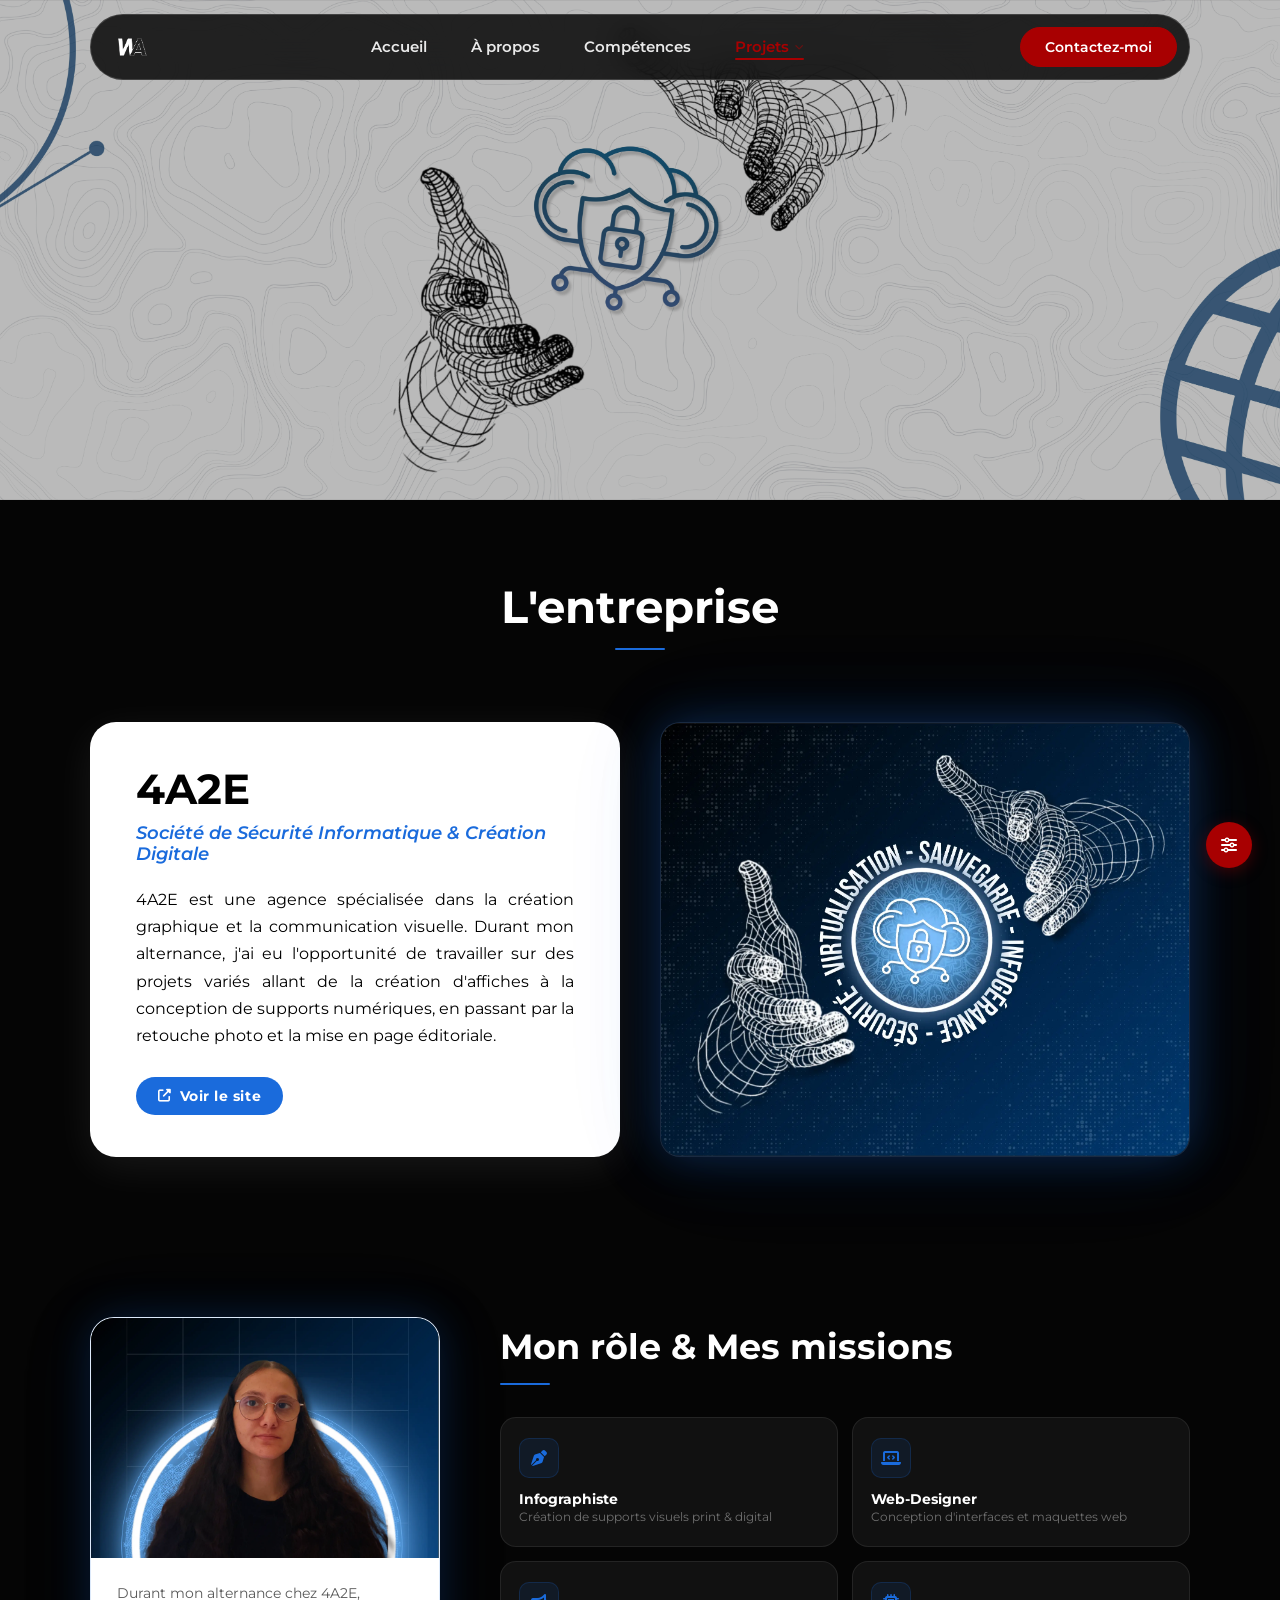
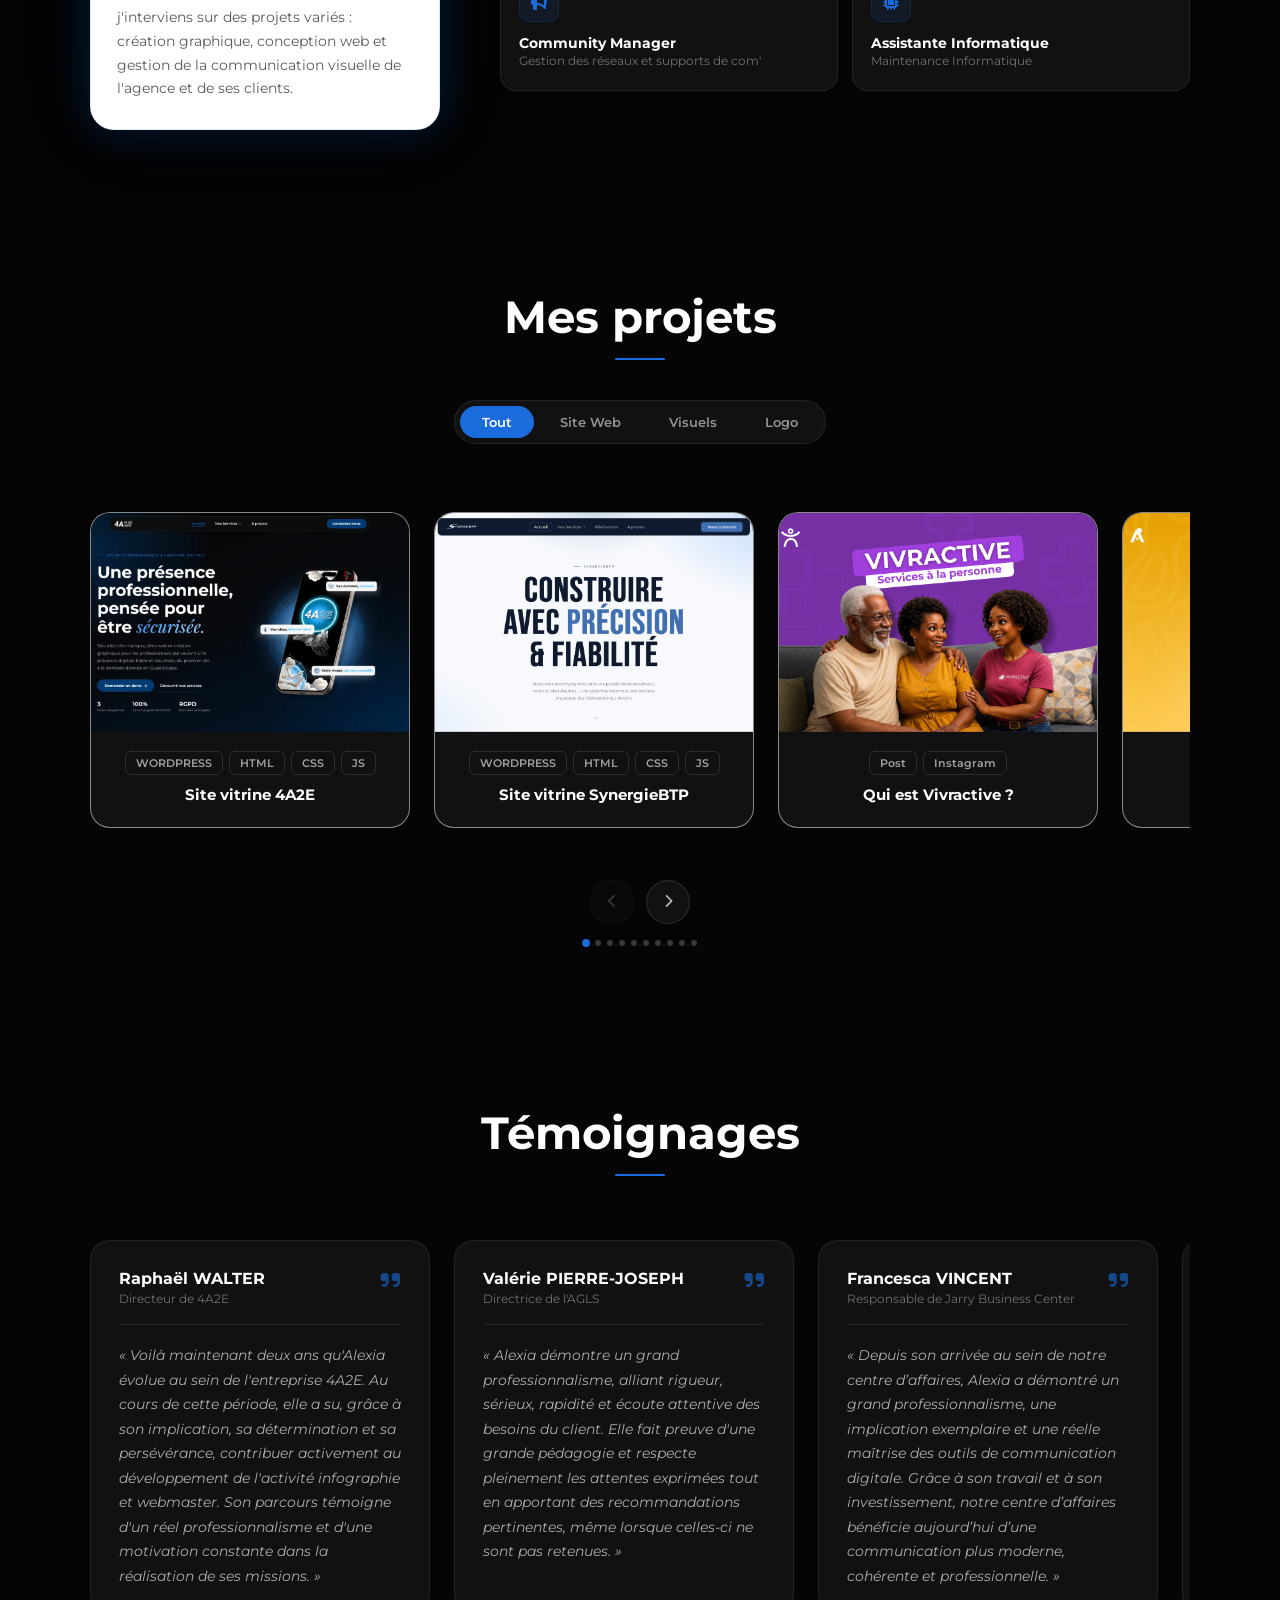
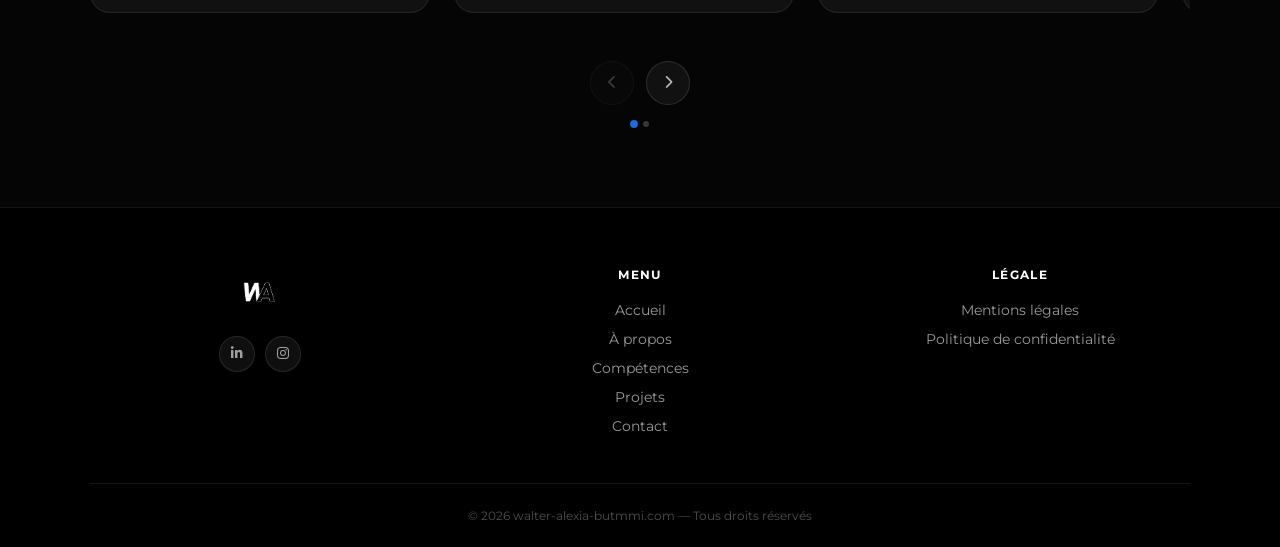
<file: alternance-projets.html>
<!DOCTYPE html>
<html lang="fr">

<head>
    <meta charset="UTF-8" />
    <meta name="viewport" content="width=device-width, initial-scale=1.0" />
    <title>Alternance - Projets</title>

    <!-- ✅ ANTI-FLASH -->
    <script>
        (function () {
            if (localStorage.getItem('theme') === 'light') document.documentElement.classList.add('light-mode');
        })();
    </script>

    <link rel="stylesheet" href="alter-style.css">
    <link rel="stylesheet" href="https://cdnjs.cloudflare.com/ajax/libs/font-awesome/6.5.0/css/all.min.css">
    <link
        href="https://fonts.googleapis.com/css2?family=Playfair+Display:ital,wght@0,400;0,700;1,400&family=Montserrat:wght@400;500;600;700&display=swap"
        rel="stylesheet">
</head>

<body>

    <!-- Bouton retour en haut -->
    <button class="scroll-top-btn" id="scrollTopBtn" aria-label="Retour en haut">
        <i class="fas fa-chevron-up"></i>
    </button>

    <!-- Bouton accessibilité -->
    <button id="btn-access" aria-label="Options d'accessibilité">
        <i class="fas fa-sliders-h"></i>
    </button>

    <!-- Panneau accessibilité -->
    <div id="access-panel" role="dialog" aria-label="Options d'accessibilité">
        <div class="panel-title" data-fr="Paramètres" data-en="Settings">Paramètres</div>

        <div class="panel-row">
            <span class="panel-row-label">
                <i class="fas fa-globe"></i>
                <span data-fr="Langue" data-en="Language">Langue</span>
            </span>
            <div class="lang-btns">
                <button class="lang-btn active" id="langFR" onclick="setLang('fr')">FR</button>
                <button class="lang-btn" id="langEN" onclick="setLang('en')">EN</button>
            </div>
        </div>

        <div class="panel-row">
            <span class="panel-row-label">
                <i class="fas fa-volume-up"></i>
                <span data-fr="Lecture vocale" data-en="Voice reading">Lecture vocale</span>
            </span>
            <div class="lang-btns">
                <button class="lang-btn" id="voiceFR" onclick="playVoice('fr')">FR</button>
                <button class="lang-btn" id="voiceEN" onclick="playVoice('en')">EN</button>
            </div>
        </div>

        <div class="reading-indicator" id="reading-indicator">
            <div class="reading-dot"></div>
            <span data-fr="Lecture en cours…" data-en="Reading in progress…">Lecture en cours…</span>
        </div>

        <button class="access-btn" id="btn-theme">
            <i class="fas fa-moon" id="theme-icon"></i>
            <span id="theme-label">Mode sombre</span>
        </button>
    </div>

    <!-- Overlay menu mobile -->
    <div class="mobile-overlay" id="overlay"></div>

    <!-- NAVBAR -->
    <nav class="custom-nav">
        <div class="nav-inner">
            <a class="navbar-brand" href="index.html">
                <img id="logo-img" src="IMAGES/LOGOS/logo-1.webp" alt="Logo WA">
            </a>

            <ul class="nav-links">
                <li><a href="index.html" class="nav-link" data-fr="Accueil" data-en="Home">Accueil</a></li>
                <li><a href="index.html#apropos" class="nav-link" data-fr="À propos" data-en="About">À propos</a></li>
                <li><a href="index.html#competences" class="nav-link" data-fr="Compétences"
                        data-en="Skills">Compétences</a></li>
                <li class="has-dropdown">
                    <a href="#" class="nav-link active">
                        <span data-fr="Projets" data-en="Projects">Projets</span>
                        <i class="fas fa-chevron-down"></i>
                    </a>
                    <ul class="dropdown">
                        <li><a href="mmi-projets.html" data-fr="Projets en MMI" data-en="MMI Projects">Projets en
                                MMI</a></li>
                        <li><a href="alternance-projets.html" class="active" data-fr="Alternance"
                                data-en="Internship">Alternance</a></li>
                        <li><a href="perso-projets.html" data-fr="Projets Personnels"
                                data-en="Personal Projects">Projets Personnels</a></li>
                    </ul>
                </li>
            </ul>

            <a href="index.html#contact" class="nav-cta" data-fr="Contactez-moi" data-en="Contact me">Contactez-moi</a>

            <button class="burger-btn" id="burgerBtn" aria-label="Menu">
                <span></span><span></span><span></span>
            </button>
        </div>
    </nav>

    <!-- Menu mobile -->
    <div class="mobile-menu" id="mobileMenu">
        <ul class="mobile-nav-links">
            <li><a href="index.html" class="mobile-link" data-fr="Accueil" data-en="Home">Accueil</a></li>
            <li><a href="index.html#apropos" class="mobile-link" data-fr="À propos" data-en="About">À propos</a></li>
            <li><a href="index.html#competences" class="mobile-link" data-fr="Compétences"
                    data-en="Skills">Compétences</a></li>
            <li>
                <button class="mobile-sub-btn" id="subBtn">
                    <span data-fr="Projets" data-en="Projects">Projets</span>
                    <i class="fas fa-chevron-down"></i>
                </button>
                <ul class="mobile-sub-list" id="subList">
                    <li><a href="mmi-projets.html" data-fr="Projets en MMI" data-en="MMI Projects">Projets en MMI</a>
                    </li>
                    <li><a href="alternance-projets.html" data-fr="Alternance" data-en="Internship">Alternance</a></li>
                    <li><a href="perso-projets.html" data-fr="Projets Personnels" data-en="Personal Projects">Projets
                            Personnels</a></li>
                </ul>
            </li>
        </ul>
        <div class="mobile-sep"></div>
        <a href="index.html#contact" class="mobile-cta" data-fr="Contactez-moi" data-en="Contact me">Contactez-moi</a>
    </div>

    <!-- BANNIÈRE -->
    <section class="banner">
        <div class="banner-content"></div>
    </section>

    <!-- PRÉSENTATION DE L'ENTREPRISE -->
    <section class="entreprise" id="entreprise">
        <div class="entreprise-wrapper">
            <h2 class="section-title" data-fr="L'entreprise" data-en="The Company">L'entreprise</h2>

            <div class="entreprise-top">
                <div class="entreprise-card">
                    <h2 class="entreprise-name">4A2E</h2>
                    <p class="entreprise-role" data-fr="Société de Sécurité Informatique & Création Digitale"
                        data-en="IT Security Company">
                        Société de Sécurité Informatique & Création Digitale</p>
                    <p class="entreprise-text"
                        data-fr="4A2E est une agence spécialisée dans la création graphique et la communication visuelle. Durant mon alternance, j'ai eu l'opportunité de travailler sur des projets variés allant de la création d'affiches à la conception de supports numériques, en passant par la retouche photo et la mise en page éditoriale."
                        data-en="4A2E is an agency specializing in graphic design and visual communication. During my work-study program, I had the opportunity to work on varied projects ranging from poster creation to digital media design, including photo retouching and editorial layout.">
                        4A2E est une agence spécialisée dans la création graphique et la communication visuelle. Durant
                        mon alternance, j'ai eu l'opportunité de travailler sur des projets variés allant de la création
                        d'affiches à la conception de supports numériques, en passant par la retouche photo et la mise
                        en page éditoriale.
                    </p>
                    <a href="https://www.4a2e.fr" target="_blank" rel="noopener" class="entreprise-btn">
                        <i class="fas fa-external-link-alt"></i>
                        <span data-fr="Voir le site" data-en="Visit website">Voir le site</span>
                    </a>
                </div>

                <div class="entreprise-photo" id="entreprisePhoto">
                    <img src="IMAGES/VISUEL/cover_securite.webp" alt="Site vitrine de 4A2E" class="card-img">
                </div>
            </div>
        </div>
    </section>

    <!-- MON RÔLE ET MISSIONS -->
    <section class="role-section">
        <div class="role-wrapper">

            <div class="role-card">
                <div class="role-card-cover">
                    <img src="IMAGES/PHOTO/cover-alexia-4a2e.webp" alt="Site vitrine de 4A2E" class="card-img">
                </div>
                <div class="role-card-body">
                    <p class="role-card-desc"
                        data-fr="Durant mon alternance chez 4A2E, j'interviens sur des projets variés : création graphique, conception web et gestion de la communication visuelle de l'agence et de ses clients."
                        data-en="During my work-study program at 4A2E, I work on varied projects: graphic design, web design and visual communication management for the agency and its clients.">
                        Durant mon alternance chez 4A2E, j'interviens sur des projets variés : création graphique,
                        conception web et gestion de la communication visuelle de l'agence et de ses clients.
                    </p>
                </div>
            </div>

            <div class="role-right">
                <h2 class="role-title" data-fr="Mon rôle &amp; Mes missions" data-en="My Role &amp; Missions">Mon rôle
                    &<br>Mes missions</h2>

                <div class="missions-grid">

                    <div class="mission-card">
                        <div class="mission-icon"><i class="fas fa-pen-nib"></i></div>
                        <div>
                            <div class="mission-label" data-fr="Infographiste" data-en="Graphic Designer">Infographiste
                            </div>
                            <div class="mission-sub" data-fr="Création de supports visuels print & digital"
                                data-en="Creating print & digital visual media">Création de supports visuels print &
                                digital</div>
                        </div>
                    </div>

                    <div class="mission-card">
                        <div class="mission-icon"><i class="fas fa-laptop-code"></i></div>
                        <div>
                            <div class="mission-label" data-fr="Web-Designer" data-en="Web Designer">Web-Designer</div>
                            <div class="mission-sub" data-fr="Conception d'interfaces et maquettes web"
                                data-en="Designing web interfaces and mockups">Conception d'interfaces et maquettes web
                            </div>
                        </div>
                    </div>

                    <div class="mission-card">
                        <div class="mission-icon"><i class="fas fa-bullhorn"></i></div>
                        <div>
                            <div class="mission-label" data-fr="Community Manager" data-en="Community Manager">Community
                                Manager</div>
                            <div class="mission-sub" data-fr="Gestion des réseaux et supports de com'"
                                data-en="Managing social media and communication materials">Gestion des réseaux et
                                supports de com'</div>
                        </div>
                    </div>

                    <div class="mission-card">
                        <div class="mission-icon"><i class="fas fa-microchip"></i></div>
                        <div>
                            <div class="mission-label" data-fr="Assistante Informatique" data-en="IT Technician">
                                Assistante Informatique
                            </div>
                            <div class="mission-sub" data-fr="Maintenance Informatique" data-en="IT Maintenance">
                                Maintenance Informatique</div>
                        </div>
                    </div>

                </div>
            </div>
        </div>
    </section>

    <!-- PROJETS ALTERNANCE -->
    <section class="alt-projects" id="projets">
        <div class="alt-wrapper">

            <h2 class="alt-title" data-fr="Mes projets" data-en="My Projects">Mes projets</h2>

            <div class="filters-wrap">
                <div class="filters-bar" id="filtersBar">
                    <div class="filter-pill" id="filterPill"></div>
                    <button class="filter-btn active" data-filter="all" data-fr="Tout" data-en="All">Tout</button>
                    <button class="filter-btn" data-filter="web" data-fr="Site Web" data-en="Website">Site Web</button>
                    <button class="filter-btn" data-filter="visuel" data-fr="Visuels" data-en="Visuals">Visuels</button>
                    <button class="filter-btn" data-filter="logo" data-fr="Logo" data-en="Logo">Logo</button>
                </div>
            </div>

            <div class="carousel-wrap">
                <div class="carousel-track-wrap">
                    <div class="carousel-track" id="carouselTrack">

                        <!--SITE-WEB-->
                        <!--4A2E-->
                        <div class="project-card" data-category="web" data-title-fr="Site vitrine 4A2E"
                            data-title-en="4A2E Showcase Website"
                            data-desc-fr="Création du site vitrine de la société 4A2E. Cette plateforme moderne, claire et attractive permet à 4A2E de se démarquer et d'offrir une expérience utilisateur professionnelle."
                            data-desc-en="Creation of the 4A2E company showcase website. This modern, clear and attractive platform allows 4A2E to stand out and offer a professional user experience."
                            data-tags="WORDPRESS, HTML,CSS,JS" data-link="https://4a2e.com">
                            <img src="IMAGES/VISUEL/cover-4a2e.webp" alt="Site vitrine de 4A2E" class="card-img">
                            <div class="card-body">
                                <div class="card-tags">
                                    <span class="card-tag">WORDPRESS</span>
                                    <span class="card-tag">HTML</span>
                                    <span class="card-tag">CSS</span>
                                    <span class="card-tag">JS</span>
                                </div>
                                <div class="card-title" data-fr="Site vitrine 4A2E" data-en="4A2E Showcase Website">Site
                                    vitrine 4A2E</div>
                            </div>
                        </div>

                        <!--SYNERGIE BTP-->
                        <div class="project-card" data-category="web" data-title-fr="Site vitrine SynergieBTP"
                            data-title-en="SynergieBTP Showcase Website" data-desc-fr="Réalisation du site vitrine de SynergieBTP afin de mettre en valeur leur activité, 
                            leur identité et leurs services. Ce projet m'a permis de travailler sur la conception et le développement 
                            d'un site professionnel adapté aux besoins du client."
                            data-desc-en="Creation of the SynergieBTP showcase website to highlight their activity, identity and services. 
                            This project allowed me to work on the design and development of a professional website tailored to the client's needs."
                            data-tags="WORDPRESS, HTML,CSS,JS" data-link="https://synergiebtp.com/">
                            <img src="IMAGES/VISUEL/cover-synergie.webp" alt="Site vitrine SynergieBTP"
                                class="card-img">
                            <div class="card-body">
                                <div class="card-tags">
                                    <span class="card-tag">WORDPRESS</span>
                                    <span class="card-tag">HTML</span>
                                    <span class="card-tag">CSS</span>
                                    <span class="card-tag">JS</span>
                                </div>
                                <div class="card-title" data-fr="Site vitrine SynergieBTP"
                                    data-en="SynergieBTP Showcase Website">Site
                                    vitrine SynergieBTP</div>
                            </div>
                        </div>

                        <!--VISUELS-->
                        <!--VIVRACTIVE-->
                        <div class="project-card" data-category="visuel" data-title-fr="Qui est Vivractive ?"
                            data-title-en="Who is Vivractive ?" data-desc-fr="J'ai réalisé en collaboration avec Kériane Saban un post Instagram de présentation de 
                            l'entreprise Vivractive, mettant en avant son identité, ses missions et ses activités. Nous avons également 
                            travaillé ensemble sur d'autres publications pour cette même structure. " data-desc-en="I collaborated with Kériane Saban to create an Instagram presentation post for the company Vivractive, 
                            highlighting its identity, missions and activities. We also worked together on other publications for this 
                            organization." data-tags="Post,Instagram" data-link="IMAGES/VISUEL/Post-vivractive.pdf">
                            <img src="IMAGES/VISUEL/cover-vivractive.webp" alt="Post Instagram de Vivractive"
                                class="card-img">
                            <div class="card-body">
                                <div class="card-tags">
                                    <span class="card-tag">Post</span>
                                    <span class="card-tag">Instagram</span>
                                </div>
                                <div class="card-title" data-fr="Qui est Vivractive ?" data-en="Who is Vivractive ?">
                                    Présentation Vivractive</div>
                            </div>
                        </div>

                        <!--AGLS : Post de présentation-->
                        <div class="project-card" data-category="visuel" data-title-fr="Qui est l'AGLS ?"
                            data-title-en="Who is AGLS" data-desc-fr="Réalisation d'une publication de présentation de l'association AGLS, avec pour objectif 
                            de clarifier son activité et son identité, souvent confondues. " data-desc-en="Creation of a presentation post for the AGLS association, with the aim of clarifying its 
                            activity and identity, which are often confused." data-tags="Réseaux,Photoshop,Motion"
                            data-link="IMAGES/VISUEL/Post-agls-1.pdf">
                            <img src="IMAGES/VISUEL/cover-agls-1.webp" alt="Post Instagram AGLS 1" class="card-img">
                            <div class="card-body">
                                <div class="card-tags">
                                    <span class="card-tag">Post</span>
                                    <span class="card-tag">Instagram</span>
                                </div>
                                <div class="card-title" data-fr="Qui est l'AGLS ?" data-en="Who is AGLS">
                                    Qui est l'AGLS ?</div>
                            </div>
                        </div>

                        <!--AGLS : Post "comment bien gérer son budget"-->
                        <div class="project-card" data-category="visuel" data-title-fr="Comment gérer son budget ?"
                            data-title-en="How do you manage your budget?" data-desc-fr="Dans la continuité des publications réalisées pour l'AGLS, j'ai conçu un post dédié aux conseils pour bien gérer 
                            son budget." data-desc-en="Following on from the publications created for the AGLS, I designed a post dedicated to tips for managing your 
                            budget effectively." data-tags="Post,Instagram" data-link="IMAGES/VISUEL/Post-agls-2.pdf">
                            <img src="IMAGES/VISUEL/cover-agls-2.webp" alt="Post Instagram AGLS 2" class="card-img">
                            <div class="card-body">
                                <div class="card-tags">
                                    <span class="card-tag">Post</span>
                                    <span class="card-tag">Instagram</span>
                                </div>
                                <div class="card-title" data-fr="Comment gérer son budget ?"
                                    data-en="How do you manage your budget?">Comment gérer son budget ?</div>
                            </div>
                        </div>

                        <!--AGLS : Affiche-->
                        <div class="project-card" data-category="visuel" data-title-fr="Démarches administratif"
                            data-title-en="Administrative Procedures"
                            data-desc-fr="Dans le cadre de ma mission pour l'AGLS, j'ai réalisé une affiche destinée aux locataires, conçue aux couleurs de l'association afin d'assurer 
                            une cohérence visuelle avec son identité. L'objectif était de produire un support clair, lisible et agréable à consulter."
                            data-desc-en="As part of my mission for the AGLS, I created a poster intended for tenants, designed in the association's colors to ensure visual consistency 
                            with its identity. The goal was to produce a clear, readable and visually appealing communication tool."
                            data-tags="Affiche,Information" data-link="IMAGES/VISUEL/affiche-agls.png">
                            <img src="IMAGES/VISUEL/cover-agls-3.webp" alt="Affiche AGLS" class="card-img">
                            <div class="card-body">
                                <div class="card-tags">
                                    <span class="card-tag">Affiche</span>
                                    <span class="card-tag">Information</span>
                                </div>
                                <div class="card-title" data-fr="Démarches administratif"
                                    data-en="Administrative Procedures">Démarches administratif</div>
                            </div>
                        </div>

                        <!--JBC : Post "TOP7 des restaurants"-->
                        <div class="project-card" data-category="visuel" data-title-fr="TOP 7 des restaurants"
                            data-title-en="Top 7 Restaurants" data-desc-fr="Dans le cadre de ma mission pour Jarry Business Center, j'ai réalisé un post destiné à être publié prochainement, 
                            présentant les différents restaurants situés aux alentours de l'entreprise sous forme de classement. Un contenu pratique et engageant 
                            pensé pour la communauté du centre d'affaires."
                            data-desc-en="As part of my mission for Jarry Business Center, I created a post soon to be published, presenting the various restaurants 
                            located around the company in the form of a ranking. A practical and engaging piece of content designed for the business center's community."
                            data-tags="Post,Instagram" data-link="IMAGES/VISUEL/Post-jbc-1.pdf">
                            <img src="IMAGES/VISUEL/cover-jbc-3.webp" alt="Post Instagram JBC" class="card-img">
                            <div class="card-body">
                                <div class="card-tags">
                                    <span class="card-tag">Post</span>
                                    <span class="card-tag">Instagram</span>
                                </div>
                                <div class="card-title" data-fr="TOP 7 des restaurants" data-en="Top 7 Restaurants">
                                    TOP 7 des restaurants</div>
                            </div>
                        </div>

                        <!--JBC : AFFICHE DOMICILIATION-->
                        <div class="project-card" data-category="visuel" data-title-fr="Domiciliation"
                            data-title-en="Registered Address" data-desc-fr="Réalisation d'une affiche destinée à informer les personnes présentes dans les locaux au sujet de la domiciliation, placée à proximité 
                            des boîtes aux lettres. L'objectif était de produire un support clair et visible pour faciliter la compréhension des démarches 
                            liées à la domiciliation."
                            data-desc-en="Creation of a poster designed to inform people on the premises about the domiciliation service, placed near the mailboxes. The goal 
                            was to produce a clear and visible communication tool to facilitate understanding of the domiciliation process."
                            data-tags="Affiche,Information" data-link="IMAGES/VISUEL/affiche-jbc.png">
                            <img src="IMAGES/VISUEL/cover-jbc-1.webp" alt="Affiche Domiciliation" class="card-img">
                            <div class="card-body">
                                <div class="card-tags">
                                    <span class="card-tag">Affiche</span>
                                    <span class="card-tag">Information</span>
                                </div>
                                <div class="card-title" data-fr="Domiciliation" data-en="Registered Address">
                                    Domiciliation</div>
                            </div>
                        </div>

                        <!--JBC : PANCARTE-->
                        <div class="project-card" data-category="visuel" data-title-fr="Pancartes Jarry Business Center"
                            data-title-en="Signs at Jarry Business Center"
                            data-desc-fr="Dans le but d'informer au mieux les personnes, j'ai réalisé des visuels destinés à des panneaux de signalétique. 
                            L'objectif était d'indiquer clairement l'emplacement des locaux tout en présentant en quelques mots l'activité de l'entreprise."
                            data-desc-en="With the aim of informing people as effectively as possible, I created visuals for signage panels. The goal was to 
                            clearly indicate the location of the premises while presenting the company's activity in just a few words."
                            data-tags="Panneau,Visuel,Information" data-link="IMAGES/VISUEL/projet-jbc-2.pdf">
                            <img src="IMAGES/VISUEL/cover-jbc-2.webp" alt="Pancartes JBC" class="card-img">
                            <div class="card-body">
                                <div class="card-tags">
                                    <span class="card-tag">Panneau</span>
                                    <span class="card-tag">Visuel</span>
                                    <span class="card-tag">Information</span>
                                </div>
                                <div class="card-title" data-fr="Pancartes Jarry Business Center"
                                    data-en="Signs at Jarry Business Center">Pancartes
                                    Jarry Business Center</div>
                            </div>
                        </div>

                        <!--LOGOS-->
                        <!-- Projet AVEC avant/après -->
                        <div class="project-card" data-category="logo" data-title-fr="Logo AGLS"
                            data-title-en="AGLS Logo" data-desc-fr="L'objectif de ce projet était de moderniser l'image de l'AGLS, de mettre en valeur son activité et son identité visuelle, 
                            tout en veillant à ce qu'elle soit claire, compréhensible et professionnelle. Ce projet m'a permis de réfléchir aux différents éléments 
                            à intégrer pour que l'identité de l'association soit immédiatement perceptible. "
                            data-desc-en="The goal of this project was to modernize the image of the AGLS, to enhance its activity and visual identity, while ensuring 
                            it was clear, understandable and professional. This project led me to think through the various elements to include so that the association's 
                            identity could be immediately perceived." data-tags="Logo,Refonte" data-link="#"
                            data-img-before="IMAGES/LOGOS/cover-logo-agls_1.webp"
                            data-img-after="IMAGES/LOGOS/cover-logo-agls.webp">
                            <img src="IMAGES/LOGOS/cover-logo-agls.webp" alt="Logo AGLS" class="card-img">
                            <div class="card-body">
                                <div class="card-tags">
                                    <span class="card-tag">Logo</span>
                                    <span class="card-tag">Refonte</span>
                                </div>
                                <div class="card-title" data-fr="Logo AGLS" data-en="AGLS Logo">Logo AGLS</div>
                            </div>
                        </div>

                        <!-- Projet AVEC avant/après -->
                        <div class="project-card" data-category="logo" data-title-fr="Logo 4A2E"
                            data-title-en="4A2E Logo" data-desc-fr="À la demande de mon tuteur, j'ai réalisé la refonte du logo de l'entreprise afin de le rendre plus professionnel 
                            et d'assurer une cohérence entre son identité visuelle et son activité." data-desc-en="At my tutor's request, I redesigned the company's logo to make it more professional and ensure consistency between 
                            its visual identity and its activity." data-tags="Logo,Refonte" data-link="#"
                            data-img-before="IMAGES/LOGOS/cover-logo-4a2e-2.webp"
                            data-img-after="IMAGES/LOGOS/cover-logo-4a2e.webp">
                            <img src="IMAGES/LOGOS/cover-logo-4a2e.webp" alt="Logo 4A2E" class="card-img">
                            <div class="card-body">
                                <div class="card-tags">
                                    <span class="card-tag">Logo</span>
                                    <span class="card-tag">Refonte</span>
                                </div>
                                <div class="card-title" data-fr="Logo 4A2E" data-en="4A2E Logo">Logo 4A2E</div>
                            </div>
                        </div>

                        <!-- Projet AVEC avant/après -->
                        <div class="project-card" data-category="logo" data-title-fr="Logo CariPropreté"
                            data-title-en="CariProprete Logo" data-desc-fr="J'ai réalisé le changement de logo intégrant le nom de l'entreprise, afin d'assurer une mise à jour cohérente 
                            de son identité visuelle."
                            data-desc-en="I carried out the logo update incorporating the company name, ensuring a consistent refresh of its visual identity."
                            data-tags="Logo,Refonte" data-link="#"
                            data-img-before="IMAGES/LOGOS/cover-logo-cariproprete-2.webp"
                            data-img-after="IMAGES/LOGOS/cover-logo-cariproprete.webp">
                            <img src="IMAGES/LOGOS/cover-logo-cariproprete.webp" alt="Logo CariPropreté"
                                class="card-img">
                            <div class="card-body">
                                <div class="card-tags">
                                    <span class="card-tag">Logo</span>
                                    <span class="card-tag">Refonte</span>
                                </div>
                                <div class="card-title" data-fr="Logo CariPropreté" data-en="CariProprete Logo">
                                    Logo CariPropreté</div>
                            </div>
                        </div>

                    </div>
                </div>

                <div class="carousel-arrows">
                    <button class="carousel-arrow" id="prevBtn"><i class="fas fa-chevron-left"></i></button>
                    <button class="carousel-arrow" id="nextBtn"><i class="fas fa-chevron-right"></i></button>
                </div>

                <div class="carousel-dots" id="carouselDots"></div>
            </div>
        </div>
    </section>

    <!-- Modale -->
    <div class="modal-overlay" id="altModalOverlay">
        <div class="modal">
            <div id="altModalImgWrap" class="modal-img-side"></div>
            <div class="modal-content">
                <div class="modal-header">
                    <h2 class="modal-title" id="altModalTitle"></h2>
                    <button class="modal-close" id="altModalClose"><i class="fas fa-times"></i></button>
                </div>
                <div class="modal-tags" id="altModalTags"></div>
                <div class="modal-sep"></div>
                <div>
                    <div class="modal-label" data-fr="Description" data-en="Description">Description</div>
                    <p class="modal-desc" id="altModalDesc"></p>
                </div>
                <a href="#" class="modal-link" id="altModalLink" target="_blank">
                    <i class="fas fa-external-link-alt"></i>
                    <span data-fr="Voir le projet" data-en="View project">Voir le projet</span>
                </a>
            </div>
        </div>
    </div>

    <!-- TÉMOIGNAGES -->
    <section class="temoignages" id="temoignages">
        <div class="temo-wrapper">

            <h2 class="temo-title" data-fr="Témoignages" data-en="Testimonials">Témoignages</h2>

            <div class="temo-carousel-wrap">
                <div class="temo-track-wrap">
                    <div class="temo-track" id="temoTrack">

                        <div class="temo-card">
                            <div class="temo-header">
                                <div>
                                    <div class="temo-name">Raphaël WALTER</div>
                                    <div class="temo-role" data-fr="Directeur de 4A2E" data-en="Director of 4A2E">
                                        Directeur de 4A2E</div>
                                </div>
                                <i class="fas fa-quote-right temo-quote-icon"></i>
                            </div>
                            <div class="temo-sep"></div>
                            <p class="temo-text"
                                data-fr="« Voilà maintenant deux ans qu'Alexia évolue au sein de l'entreprise 4A2E. 
                            Au cours de cette période, elle a su, grâce à son implication, sa détermination et sa persévérance, 
                            contribuer activement au développement de l'activité infographie et webmaster. Son parcours témoigne 
                            d'un réel professionnalisme et d'une motivation constante dans la réalisation de ses missions. »" data-en="« Alexia has now been with the company 4A2E for two years. Throughout this period, her 
                            commitment, determination and perseverance have allowed her to actively contribute to the development 
                            of the graphic design and webmaster activities. Her journey reflects genuine professionalism and consistent 
                            motivation in carrying out her responsibilities. »">
                                « Voilà maintenant deux ans qu'Alexia évolue au sein de l'entreprise 4A2E.
                                Au cours de cette période, elle a su, grâce à son implication, sa détermination et sa
                                persévérance,
                                contribuer activement au développement de l'activité infographie et webmaster. Son
                                parcours témoigne
                                d'un réel professionnalisme et d'une motivation constante dans la réalisation de ses
                                missions. »
                            </p>
                        </div>

                        <div class="temo-card">
                            <div class="temo-header">
                                <div>
                                    <div class="temo-name">Valérie PIERRE-JOSEPH</div>
                                    <div class="temo-role" data-fr="Directrice de l'AGLS" data-en="Director of AGLS">
                                        Directrice de l'AGLS</div>
                                </div>
                                <i class="fas fa-quote-right temo-quote-icon"></i>
                            </div>
                            <div class="temo-sep"></div>
                            <p class="temo-text"
                                data-fr="« Alexia démontre un grand professionnalisme, alliant rigueur, sérieux, rapidité et écoute attentive des besoins du client. Elle fait preuve d'une grande pédagogie et respecte pleinement les attentes exprimées tout en apportant des recommandations pertinentes, même lorsque celles-ci ne sont pas retenues. »"
                                data-en="« Alexia demonstrates great professionalism, combining rigor, seriousness, speed and careful attention to client needs. She shows great pedagogy and fully respects the expressed expectations while providing relevant recommendations, even when they are not retained. »">
                                « Alexia démontre un grand professionnalisme, alliant rigueur, sérieux, rapidité et
                                écoute attentive des besoins du client. Elle fait preuve d'une grande pédagogie et
                                respecte pleinement les attentes exprimés tout en apportant des recommandations
                                pertinentes, même lorsque celles-ci ne sont pas retenues.»
                            </p>
                        </div>

                        <div class="temo-card">
                            <div class="temo-header">
                                <div>
                                    <div class="temo-name">Francesca VINCENT</div>
                                    <div class="temo-role" data-fr="Responsable de Jarry Business Center"
                                        data-en="Manager of Jarry Business Center">Responsable de Jarry Business Center
                                    </div>
                                </div>
                                <i class="fas fa-quote-right temo-quote-icon"></i>
                            </div>
                            <div class="temo-sep"></div>
                            <p class="temo-text" data-fr="« Depuis son arrivée au sein de notre centre d’affaires, Alexia a démontré un grand
                        professionnalisme, une implication exemplaire et une réelle maîtrise des outils de communication
                        digitale. Grâce à son travail et à son investissement, notre centre d’affaires bénéficie aujourd’hui d’une
                        communication plus moderne, cohérente et professionnelle. »"
                                data-en="« Since joining our business center, Alexia has demonstrated 
                        great professionalism, exemplary dedication, and a true mastery of digital communication tools. Thanks to her hard work and commitment, 
                        our business center now benefits from more modern, consistent, and professional communication. »">
                                « Depuis son arrivée au sein de notre centre d’affaires, Alexia a démontré un grand
                                professionnalisme, une implication exemplaire et une réelle maîtrise des outils de
                                communication
                                digitale. Grâce à son travail et à son investissement, notre centre d’affaires bénéficie
                                aujourd’hui d’une
                                communication plus moderne, cohérente et professionnelle.»
                            </p>
                        </div>

                        <div class="temo-card">
                            <div class="temo-header">
                                <div>
                                    <div class="temo-name">Mohamed GAÏDI</div>
                                    <div class="temo-role" data-fr="Directeur Général Antilles-Guyane"
                                        data-en="General Manager, Antilles-Guyana">Directeur Général Antilles-Guyane
                                    </div>
                                </div>
                                <i class="fas fa-quote-right temo-quote-icon"></i>
                            </div>
                            <div class="temo-sep"></div>
                            <p class="temo-text" data-fr="«Mme WALTER a su faire preuve de créativité, conseil, réactivité et rapidité pour le
                                rajeunissement de nos logos d'entreprises. Au plaisir de travailler prochainement sur de
                                nouveaux projets aussi bien professionnels que personnels.»" data-en="« ... »">
                                « Mme WALTER a su faire preuve de créativité, conseil, réactivité et rapidité pour le
                                rajeunissement de nos logos d'entreprises. Au plaisir de travailler prochainement sur de
                                nouveaux projets aussi bien professionnels que personnels.»
                            </p>
                        </div>
                    </div>
                </div>

                <div class="temo-arrows">
                    <button class="temo-arrow" id="temoPrev"><i class="fas fa-chevron-left"></i></button>
                    <button class="temo-arrow" id="temoNext"><i class="fas fa-chevron-right"></i></button>
                </div>

                <div class="temo-dots" id="temoDots"></div>
            </div>
        </div>
    </section>

    <!-- PIED DE PAGE -->
    <footer class="site-footer">
        <div class="footer-inner">
            <div class="footer-content">

                <div class="footer-brand">
                    <img src="IMAGES/LOGOS/logo-1.webp" id="footer-logo-img" alt="Logo WA" class="footer-logo">
                    <div class="footer-socials">
                        <a href="https://www.linkedin.com/in/walter-alexia-243b412a7/" class="footer-social-btn"
                            target="_blank" rel="noopener" aria-label="LinkedIn">
                            <i class="fab fa-linkedin-in"></i>
                        </a>
                        <a href="https://www.instagram.com/walter_asj/" class="footer-social-btn" target="_blank"
                            rel="noopener" aria-label="Instagram">
                            <i class="fab fa-instagram"></i>
                        </a>
                    </div>
                </div>

                <div class="footer-col">
                    <h5 data-fr="Menu" data-en="Menu">Menu</h5>
                    <ul>
                        <li><a href="index.html" data-fr="Accueil" data-en="Home">Accueil</a></li>
                        <li><a href="index.html#apropos" data-fr="À propos" data-en="About">À propos</a></li>
                        <li><a href="index.html#competences" data-fr="Compétences" data-en="Skills">Compétences</a></li>
                        <li><a href="index.html#projets" data-fr="Projets" data-en="Projects">Projets</a></li>
                        <li><a href="index.html#contact" data-fr="Contact" data-en="Contact">Contact</a></li>
                    </ul>
                </div>

                <div class="footer-col">
                    <h5 data-fr="Légale" data-en="Legal">Légale</h5>
                    <ul>
                        <li><a href="mentions.html" data-fr="Mentions légales" data-en="Legal notices">Mentions
                                légales</a></li>
                        <li><a href="mentions.html" data-fr="Politique de confidentialité"
                                data-en="Privacy policy">Politique de confidentialité</a></li>
                    </ul>
                </div>

            </div>

            <div class="footer-bottom">
                <p>© 2026 walter-alexia-butmmi.com — <a href="mentions.html" data-fr="Tous droits réservés"
                        data-en="All rights reserved">Tous droits réservés</a></p>
            </div>
        </div>
    </footer>

    <script>
        // =============================================
        // MENU BURGER
        // =============================================
        const burger = document.getElementById('burgerBtn');
        const menu = document.getElementById('mobileMenu');
        const overlay = document.getElementById('overlay');
        const subBtn = document.getElementById('subBtn');
        const subList = document.getElementById('subList');

        function toggleMenu() {
            burger.classList.toggle('open');
            menu.classList.toggle('open');
            overlay.classList.toggle('open');
            document.body.style.overflow = menu.classList.contains('open') ? 'hidden' : '';
        }

        burger.addEventListener('click', toggleMenu);
        overlay.addEventListener('click', toggleMenu);
        subBtn.addEventListener('click', () => {
            subBtn.classList.toggle('open');
            subList.classList.toggle('open');
        });

        // =============================================
        // BOUTON RETOUR EN HAUT
        // =============================================
        const scrollBtn = document.getElementById('scrollTopBtn');
        const sectionEntreprise = document.getElementById('entreprise');

        window.addEventListener('scroll', () => {
            const triggerY = sectionEntreprise.getBoundingClientRect().top + window.scrollY - 230;
            scrollBtn.classList.toggle('visible', window.scrollY >= triggerY);
        });

        scrollBtn.addEventListener('click', () => window.scrollTo({ top: 0, behavior: 'smooth' }));

        // =============================================
        // HAUTEUR PHOTO ENTREPRISE
        // =============================================
        function matchPhotoHeight() {
            const card = document.querySelector('.entreprise-card');
            const photo = document.getElementById('entreprisePhoto');
            if (card && photo) photo.style.height = card.offsetHeight + 'px';
        }
        matchPhotoHeight();
        window.addEventListener('resize', matchPhotoHeight);

        // =============================================
        // FILTRES
        // =============================================
        const filterBtns = document.querySelectorAll('.filter-btn');
        const pill = document.getElementById('filterPill');
        const allCards = document.querySelectorAll('.project-card');

        function movePill(btn) {
            pill.style.left = btn.offsetLeft + 'px';
            pill.style.width = btn.offsetWidth + 'px';
        }

        setTimeout(() => movePill(document.querySelector('.filter-btn.active')), 50);

        filterBtns.forEach(btn => {
            btn.addEventListener('click', () => {
                filterBtns.forEach(b => b.classList.remove('active'));
                btn.classList.add('active');
                movePill(btn);
                const filter = btn.dataset.filter;
                allCards.forEach(card => {
                    card.classList.toggle('hidden', filter !== 'all' && card.dataset.category !== filter);
                });
                currentIndex = 0;
                updateCarousel();
            });
        });

        window.addEventListener('resize', () => movePill(document.querySelector('.filter-btn.active')));

        // =============================================
        // CAROUSEL PROJETS
        // =============================================
        const track = document.getElementById('carouselTrack');
        const prevBtn = document.getElementById('prevBtn');
        const nextBtn = document.getElementById('nextBtn');
        const dotsWrap = document.getElementById('carouselDots');
        let currentIndex = 0;

        function getVisibleCards() {
            return Array.from(allCards).filter(c => !c.classList.contains('hidden'));
        }

        function getCardsPerView() {
            const w = window.innerWidth;
            if (w < 600) return 1;
            if (w < 900) return 2;
            return 3;
        }

        function updateCarousel() {
            const visible = getVisibleCards();
            const perView = getCardsPerView();
            const maxIndex = Math.max(0, visible.length - perView);
            currentIndex = Math.min(Math.max(currentIndex, 0), maxIndex);

            const firstCard = getVisibleCards()[0];
            const cardWidth = firstCard ? firstCard.offsetWidth + 24 : 344;
            track.style.transform = `translateX(-${currentIndex * cardWidth}px)`;

            prevBtn.disabled = currentIndex === 0;
            nextBtn.disabled = currentIndex >= maxIndex;

            dotsWrap.innerHTML = '';
            for (let i = 0; i <= maxIndex; i++) {
                const dot = document.createElement('div');
                dot.className = 'dot' + (i === currentIndex ? ' active' : '');
                dot.addEventListener('click', () => { currentIndex = i; updateCarousel(); });
                dotsWrap.appendChild(dot);
            }
        }

        prevBtn.addEventListener('click', () => { if (currentIndex > 0) { currentIndex--; updateCarousel(); } });
        nextBtn.addEventListener('click', () => {
            const maxIndex = Math.max(0, getVisibleCards().length - getCardsPerView());
            if (currentIndex < maxIndex) { currentIndex++; updateCarousel(); }
        });

        window.addEventListener('resize', updateCarousel);
        setTimeout(updateCarousel, 100);

        // =============================================
        // MODALE — avec ou sans avant/après selon data-img-after
        // =============================================
        const altModalOverlay = document.getElementById('altModalOverlay');
        const altModalTitle = document.getElementById('altModalTitle');
        const altModalDesc = document.getElementById('altModalDesc');
        const altModalTags = document.getElementById('altModalTags');
        const altModalImgWrap = document.getElementById('altModalImgWrap');
        const altModalClose = document.getElementById('altModalClose');
        const altModalLink = document.getElementById('altModalLink');

        function openModal(card) {
            const lang = document.documentElement.lang || 'fr';

            // Titre et description selon la langue
            altModalTitle.textContent = lang === 'en'
                ? (card.dataset.titleEn || card.dataset.titleFr)
                : card.dataset.titleFr;

            altModalDesc.textContent = lang === 'en'
                ? (card.dataset.descEn || card.dataset.descFr)
                : card.dataset.descFr;

            // Tags
            altModalTags.innerHTML = '';
            card.dataset.tags.split(',').forEach(tag => {
                const span = document.createElement('span');
                span.className = 'modal-tag';
                span.textContent = tag.trim();
                altModalTags.appendChild(span);
            });

            // Lien
            const link = card.dataset.link;
            if (link && link !== '#') {
                altModalLink.href = link;
                altModalLink.style.display = 'inline-flex';
            } else {
                altModalLink.style.display = 'none';
            }

            const beforeSrc = card.dataset.imgBefore;
            const afterSrc = card.dataset.imgAfter;
            const hasAfter = afterSrc !== undefined && afterSrc !== '';

            const labelBefore = lang === 'en' ? 'Before' : 'Avant';
            const labelAfter = lang === 'en' ? 'After' : 'Après';
            const labelEmpty = lang === 'en' ? 'Image not available' : 'Image du projet';

            if (hasAfter) {
                // Mode avant/après
                altModalImgWrap.innerHTML = `
                    <div class="modal-img-wrap">
                        ${beforeSrc
                        ? `<img src="${beforeSrc}" class="modal-img before-img" alt="${labelBefore}">`
                        : `<div class="modal-img-placeholder before-img">${labelBefore}</div>`}
                        ${afterSrc
                        ? `<img src="${afterSrc}" class="modal-img after-img" style="display:none" alt="${labelAfter}">`
                        : `<div class="modal-img-placeholder after-img" style="display:none">${labelAfter}</div>`}
                        <div class="before-after-toggle">
                            <span class="ba-label ba-before" style="color:#fff">${labelBefore}</span>
                            <div class="ba-switch" id="baSwitch"><div class="ba-thumb"></div></div>
                            <span class="ba-label ba-after" style="color:rgba(255,255,255,0.5)">${labelAfter}</span>
                        </div>
                    </div>`;

                const baSwitch = document.getElementById('baSwitch');
                const beforeEl = altModalImgWrap.querySelector('.before-img');
                const afterEl = altModalImgWrap.querySelector('.after-img');
                const baBeforeLabel = altModalImgWrap.querySelector('.ba-before');
                const baAfterLabel = altModalImgWrap.querySelector('.ba-after');
                let isAfter = false;

                baSwitch.addEventListener('click', () => {
                    isAfter = !isAfter;
                    baSwitch.classList.toggle('active', isAfter);
                    beforeEl.style.display = isAfter ? 'none' : 'flex';
                    afterEl.style.display = isAfter ? 'flex' : 'none';
                    baBeforeLabel.style.color = isAfter ? 'rgba(255,255,255,0.5)' : '#fff';
                    baAfterLabel.style.color = isAfter ? '#fff' : 'rgba(255,255,255,0.5)';
                });

            } else {
                // Mode image simple
                const cardImg = card.querySelector('.card-img');
                altModalImgWrap.innerHTML = cardImg
                    ? `<img src="${cardImg.src}" alt="${cardImg.alt}" style="width:100%;height:100%;object-fit:cover;">`
                    : `<div class="modal-img-placeholder">${labelEmpty}</div>`;
            }

            altModalOverlay.classList.add('open');
            document.body.style.overflow = 'hidden';
        }

        allCards.forEach(card => card.addEventListener('click', () => openModal(card)));

        function closeAltModal() {
            altModalOverlay.classList.remove('open');
            document.body.style.overflow = '';
        }

        altModalClose.addEventListener('click', closeAltModal);
        altModalOverlay.addEventListener('click', e => { if (e.target === altModalOverlay) closeAltModal(); });
        document.addEventListener('keydown', e => {
            if (e.key === 'Escape') closeAltModal();
        });

        // =============================================
        // CAROUSEL TÉMOIGNAGES
        // =============================================
        const temoTrack = document.getElementById('temoTrack');
        const temoPrevBtn = document.getElementById('temoPrev');
        const temoNextBtn = document.getElementById('temoNext');
        const temoDotsWrap = document.getElementById('temoDots');
        const temoCards = document.querySelectorAll('.temo-card');
        let temoCurrent = 0;

        function temoGetPerView() {
            const w = window.innerWidth;
            if (w < 600) return 1;
            if (w < 900) return 2;
            return 3;
        }

        function temoUpdate() {
            const perView = temoGetPerView();
            const max = Math.max(0, temoCards.length - perView);
            temoCurrent = Math.min(Math.max(temoCurrent, 0), max);

            const firstTemo = temoCards[0];
            const cardWidth = firstTemo ? firstTemo.offsetWidth + 24 : 364;
            temoTrack.style.transform = `translateX(-${temoCurrent * cardWidth}px)`;

            temoPrevBtn.disabled = temoCurrent === 0;
            temoNextBtn.disabled = temoCurrent >= max;

            temoDotsWrap.innerHTML = '';
            for (let i = 0; i <= max; i++) {
                const dot = document.createElement('div');
                dot.className = 'temo-dot' + (i === temoCurrent ? ' active' : '');
                dot.addEventListener('click', () => { temoCurrent = i; temoUpdate(); });
                temoDotsWrap.appendChild(dot);
            }
        }

        temoPrevBtn.addEventListener('click', () => { if (temoCurrent > 0) { temoCurrent--; temoUpdate(); } });
        temoNextBtn.addEventListener('click', () => {
            const max = Math.max(0, temoCards.length - temoGetPerView());
            if (temoCurrent < max) { temoCurrent++; temoUpdate(); }
        });

        window.addEventListener('resize', temoUpdate);
        setTimeout(temoUpdate, 50);

        // =============================================
        // PANNEAU ACCESSIBILITÉ
        // =============================================
        const btnAccess = document.getElementById('btn-access');
        const panel = document.getElementById('access-panel');

        btnAccess.addEventListener('click', e => {
            e.stopPropagation();
            panel.classList.toggle('open');
        });

        document.addEventListener('keydown', e => {
            if (e.key === 'Escape') panel.classList.remove('open');
        });

        // =============================================
        // LANGUE
        // =============================================
        function applyLangToDOM(lang) {
            document.querySelectorAll('[data-fr]').forEach(el => {
                const val = lang === 'fr' ? el.dataset.fr : el.dataset.en;
                if (val !== undefined) el.textContent = val;
            });
            document.documentElement.lang = lang;
        }

        function setLang(lang) {
            document.getElementById('langFR').classList.toggle('active', lang === 'fr');
            document.getElementById('langEN').classList.toggle('active', lang === 'en');
            applyLangToDOM(lang);
            updateThemeLabel(lang);
            localStorage.setItem('lang', lang);
        }

        // =============================================
        // VOICEOVER
        // =============================================
        let isReading = false;

        const voiceTexts = {
            fr: "Bienvenue sur la page alternance d'Alexia Walter. Découvrez son expérience chez 4A2E, ses missions et ses réalisations en tant qu'infographiste, web-designer et community manager.",
            en: "Welcome to Alexia Walter's internship page. Discover her experience at 4A2E, her missions and achievements as a graphic designer, web designer and community manager."
        };

        function playVoice(lang) {
            const indicator = document.getElementById('reading-indicator');
            const voiceBtnFR = document.getElementById('voiceFR');
            const voiceBtnEN = document.getElementById('voiceEN');

            if (isReading) {
                window.speechSynthesis.cancel();
                isReading = false;
                indicator.classList.remove('show');
                voiceBtnFR.classList.remove('active');
                voiceBtnEN.classList.remove('active');
                return;
            }

            const utterance = new SpeechSynthesisUtterance(voiceTexts[lang]);
            utterance.lang = lang === 'fr' ? 'fr-FR' : 'en-US';
            utterance.rate = 0.95;

            const voices = window.speechSynthesis.getVoices();
            const voice = voices.find(v => v.lang.startsWith(lang === 'fr' ? 'fr' : 'en'));
            if (voice) utterance.voice = voice;

            utterance.onend = () => {
                isReading = false;
                indicator.classList.remove('show');
                voiceBtnFR.classList.remove('active');
                voiceBtnEN.classList.remove('active');
            };

            window.speechSynthesis.speak(utterance);
            isReading = true;
            indicator.classList.add('show');
            if (lang === 'fr') voiceBtnFR.classList.add('active');
            else voiceBtnEN.classList.add('active');
        }

        window.speechSynthesis.getVoices();

        // =============================================
        // MODE CLAIR / SOMBRE
        // =============================================
        const btnTheme = document.getElementById('btn-theme');
        const themeLabel = document.getElementById('theme-label');
        const themeIcon = document.getElementById('theme-icon');

        function updateThemeLabel(lang) {
            const isLight = document.documentElement.classList.contains('light-mode');
            if (isLight) {
                themeIcon.className = 'fas fa-moon';
                themeLabel.textContent = lang === 'en' ? 'Dark mode' : 'Mode sombre';
            } else {
                themeIcon.className = 'fas fa-sun';
                themeLabel.textContent = lang === 'en' ? 'Light mode' : 'Mode clair';
            }
        }

        function setDark(dark) {
            const lang = document.documentElement.lang || 'fr';
            if (dark) {
                document.documentElement.classList.remove('light-mode');
                document.body.classList.remove('light');
                btnTheme.classList.remove('active');
                localStorage.setItem('theme', 'dark');
                // Logo et bannière mode sombre
                document.getElementById('logo-img').src = 'IMAGES/LOGOS/logo-1.webp';
                document.getElementById('footer-logo-img').src = 'IMAGES/LOGOS/logo-1.webp';
            } else {
                document.documentElement.classList.add('light-mode');
                document.body.classList.add('light');
                btnTheme.classList.add('active');
                localStorage.setItem('theme', 'light');
                // Logo et bannière mode clair
                document.getElementById('logo-img').src = 'IMAGES/LOGOS/logo-2.webp';
                document.getElementById('footer-logo-img').src = 'IMAGES/LOGOS/logo-2.webp';
            }
            updateThemeLabel(lang);
        }

        btnTheme.addEventListener('click', () => setDark(document.documentElement.classList.contains('light-mode')));

        // =============================================
        // INITIALISATION
        // =============================================
        (function init() {
            setDark(localStorage.getItem('theme') !== 'light');
            setLang(localStorage.getItem('lang') || 'fr');
        })();
    </script>

</body>

</html>
</file>
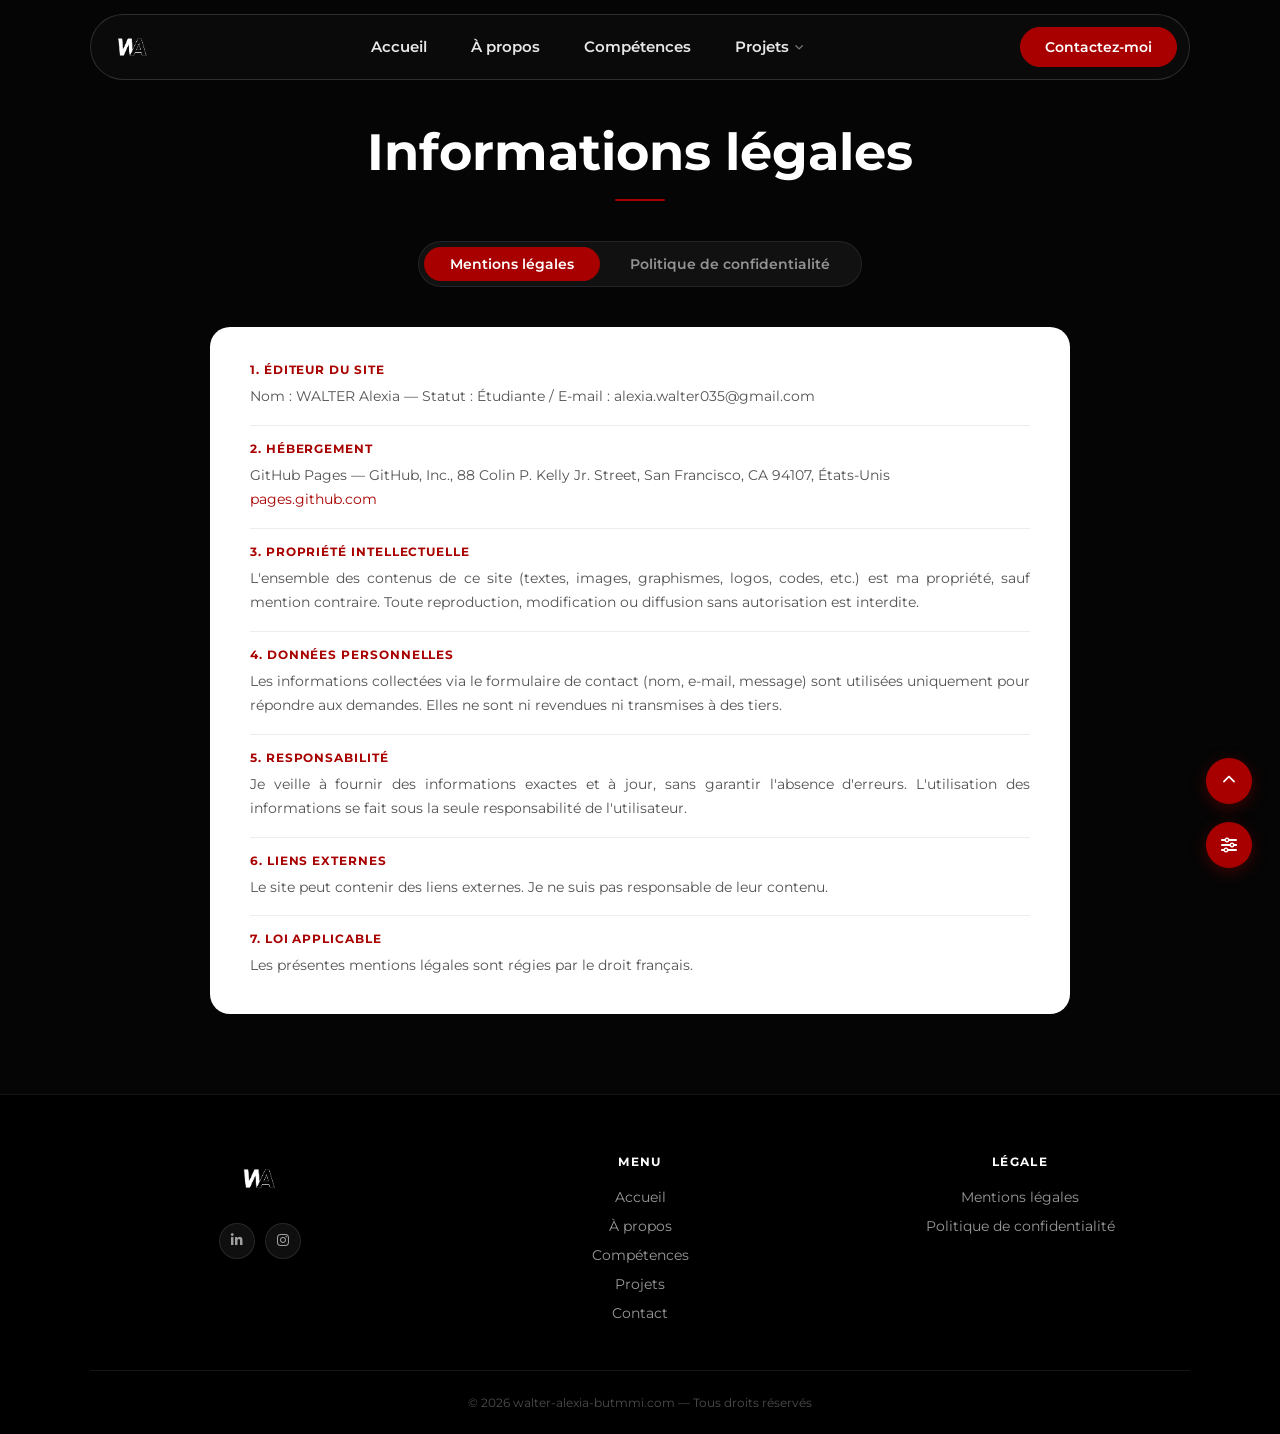
<file: mentions.html>
<!DOCTYPE html>
<html lang="fr">

<head>
    <meta charset="UTF-8" />
    <meta name="viewport" content="width=device-width, initial-scale=1.0" />
    <title>Mentions légales - WALTER Alexia</title>

    <!-- ANTI-FLASH -->
    <script>
        (function () {
            if (localStorage.getItem('theme') === 'light') document.documentElement.classList.add('light-mode');
        })();
    </script>

    <link rel="stylesheet" href="mentions.css">
    <link rel="stylesheet" href="https://cdnjs.cloudflare.com/ajax/libs/font-awesome/6.5.0/css/all.min.css">
    <link
        href="https://fonts.googleapis.com/css2?family=Playfair+Display:ital,wght@0,400;0,700;1,400&family=Montserrat:wght@400;500;600;700&display=swap"
        rel="stylesheet">
</head>

<body>

    <!-- Bouton retour en haut -->
    <button class="scroll-top-btn" id="scrollTopBtn" aria-label="Retour en haut">
        <i class="fas fa-chevron-up"></i>
    </button>

    <!-- Bouton accessibilité -->
    <button id="btn-access" aria-label="Options d'accessibilité">
        <i class="fas fa-sliders-h"></i>
    </button>

    <!-- Panneau accessibilité -->
    <div id="access-panel" role="dialog" aria-label="Options d'accessibilité">
        <div class="panel-title" data-fr="Paramètres" data-en="Settings">Paramètres</div>

        <div class="panel-row">
            <span class="panel-row-label">
                <i class="fas fa-globe"></i>
                <span data-fr="Langue" data-en="Language">Langue</span>
            </span>
            <div class="lang-btns">
                <button class="lang-btn active" id="langFR" onclick="setLang('fr')">FR</button>
                <button class="lang-btn" id="langEN" onclick="setLang('en')">EN</button>
            </div>
        </div>

        <div class="panel-row">
            <span class="panel-row-label">
                <i class="fas fa-volume-up"></i>
                <span data-fr="Lecture vocale" data-en="Voice reading">Lecture vocale</span>
            </span>
            <div class="lang-btns">
                <button class="lang-btn" id="voiceFR" onclick="playVoice('fr')">FR</button>
                <button class="lang-btn" id="voiceEN" onclick="playVoice('en')">EN</button>
            </div>
        </div>

        <div class="reading-indicator" id="reading-indicator">
            <div class="reading-dot"></div>
            <span data-fr="Lecture en cours…" data-en="Reading in progress…">Lecture en cours…</span>
        </div>

        <button class="access-btn" id="btn-theme">
            <i class="fas fa-sun" id="theme-icon"></i>
            <span id="theme-label">Mode clair</span>
        </button>
    </div>

    <!-- Overlay menu mobile -->
    <div class="mobile-overlay" id="overlay"></div>

    <!-- NAVBAR -->
    <nav class="custom-nav">
        <div class="nav-inner">

            <a class="navbar-brand" href="index.html">
                <img id="logo-img" src="IMAGES/LOGOS/logo-1.webp" alt="Logo WA">
            </a>

            <ul class="nav-links">
                <li><a href="index.html" class="nav-link" data-fr="Accueil" data-en="Home">Accueil</a></li>
                <li><a href="index.html#apropos" class="nav-link" data-fr="À propos" data-en="About">À propos</a></li>
                <li><a href="index.html#competences" class="nav-link" data-fr="Compétences"
                        data-en="Skills">Compétences</a></li>
                <li class="has-dropdown">
                    <a href="#" class="nav-link">
                        <span data-fr="Projets" data-en="Projects">Projets</span>
                        <i class="fas fa-chevron-down"></i>
                    </a>
                    <ul class="dropdown">
                        <li><a href="mmi-projets.html" data-fr="Projets en MMI" data-en="MMI Projects">Projets en
                                MMI</a></li>
                        <li><a href="alternance-projets.html" data-fr="Alternance" data-en="Internship">Alternance</a>
                        </li>
                        <li><a href="perso-projets.html" data-fr="Projets Personnels"
                                data-en="Personal Projects">Projets Personnels</a></li>
                    </ul>
                </li>
            </ul>

            <a href="index.html#contact" class="nav-cta" data-fr="Contactez-moi" data-en="Contact me">Contactez-moi</a>

            <button class="burger-btn" id="burgerBtn" aria-label="Menu">
                <span></span><span></span><span></span>
            </button>
        </div>
    </nav>

    <!-- Menu mobile -->
    <div class="mobile-menu" id="mobileMenu">
        <ul class="mobile-nav-links">
            <li><a href="index.html" class="mobile-link" data-fr="Accueil" data-en="Home">Accueil</a></li>
            <li><a href="index.html#apropos" class="mobile-link" data-fr="À propos" data-en="About">À propos</a></li>
            <li><a href="index.html#competences" class="mobile-link" data-fr="Compétences"
                    data-en="Skills">Compétences</a></li>
            <li>
                <button class="mobile-sub-btn" id="subBtn">
                    <span data-fr="Projets" data-en="Projects">Projets</span>
                    <i class="fas fa-chevron-down"></i>
                </button>
                <ul class="mobile-sub-list" id="subList">
                    <li><a href="mmi-projets.html" data-fr="Projets en MMI" data-en="MMI Projects">Projets en MMI</a>
                    </li>
                    <li><a href="alternance-projets.html" data-fr="Alternance" data-en="Internship">Alternance</a></li>
                    <li><a href="perso-projets.html" data-fr="Projets Personnels" data-en="Personal Projects">Projets
                            Personnels</a></li>
                </ul>
            </li>
        </ul>
        <div class="mobile-sep"></div>
        <a href="index.html#contact" class="mobile-cta" data-fr="Contactez-moi" data-en="Contact me">Contactez-moi</a>
    </div>

    <!-- MENTIONS -->
    <section class="legal-section" id="mentions">
        <div class="legal-wrapper">

            <h1 class="legal-title" data-fr="Informations légales" data-en="Legal Information">Informations légales</h1>

            <!-- Filtres pill -->
            <div class="legal-filters">
                <div class="legal-pill" id="legalPill"></div>
                <button class="legal-btn active" data-target="mentions-content" data-fr="Mentions légales"
                    data-en="Legal Notice">Mentions légales</button>
                <button class="legal-btn" data-target="confidentialite" data-fr="Politique de confidentialité"
                    data-en="Privacy Policy">Politique de confidentialité</button>
            </div>

            <!-- Contenu Mentions légales -->
            <div class="legal-content active" id="mentions-content">

                <div class="legal-article">
                    <div class="legal-article-title" data-fr="1. Éditeur du site" data-en="1. Site Publisher">1. Éditeur
                        du site</div>
                    <div class="legal-article-text"
                        data-fr="Nom : WALTER Alexia — Statut : Étudiante / E-mail : alexia.walter035@gmail.com"
                        data-en="Name: WALTER Alexia — Status: Student / Email: alexia.walter035@gmail.com">
                        Nom : WALTER Alexia — Statut : Étudiante<br>
                        E-mail : <a href="mailto:alexia.walter035@gmail.com">alexia.walter035@gmail.com</a>
                    </div>
                </div>

                <div class="legal-article">
                    <div class="legal-article-title" data-fr="2. Hébergement" data-en="2. Hosting">2. Hébergement</div>
                    <div class="legal-article-text">
                        GitHub Pages — GitHub, Inc., 88 Colin P. Kelly Jr. Street, San Francisco, CA 94107,
                        États-Unis<br>
                        <a href="https://pages.github.com" target="_blank" rel="noopener">pages.github.com</a>
                    </div>
                </div>

                <div class="legal-article">
                    <div class="legal-article-title" data-fr="3. Propriété intellectuelle"
                        data-en="3. Intellectual Property">3. Propriété intellectuelle</div>
                    <div class="legal-article-text"
                        data-fr="L'ensemble des contenus de ce site (textes, images, graphismes, logos, codes, etc.) est ma propriété, sauf mention contraire. Toute reproduction, modification ou diffusion sans autorisation est interdite."
                        data-en="All content on this site (texts, images, graphics, logos, code, etc.) is my property, unless otherwise stated. Any reproduction, modification or distribution without permission is prohibited.">
                        L'ensemble des contenus de ce site (textes, images, graphismes, logos, codes, etc.) est ma
                        propriété, sauf mention contraire. Toute reproduction, modification ou diffusion sans
                        autorisation est interdite.
                    </div>
                </div>

                <div class="legal-article">
                    <div class="legal-article-title" data-fr="4. Données personnelles" data-en="4. Personal Data">4.
                        Données personnelles</div>
                    <div class="legal-article-text"
                        data-fr="Les informations collectées via le formulaire de contact (nom, e-mail, message) sont utilisées uniquement pour répondre aux demandes. Elles ne sont ni revendues ni transmises à des tiers."
                        data-en="Information collected via the contact form (name, email, message) is used solely to respond to requests. It is neither resold nor transmitted to third parties.">
                        Les informations collectées via le formulaire de contact (nom, e-mail, message) sont utilisées
                        uniquement pour répondre aux demandes. Elles ne sont ni revendues ni transmises à des tiers.
                    </div>
                </div>

                <div class="legal-article">
                    <div class="legal-article-title" data-fr="5. Responsabilité" data-en="5. Liability">5.
                        Responsabilité</div>
                    <div class="legal-article-text"
                        data-fr="Je veille à fournir des informations exactes et à jour, sans garantir l'absence d'erreurs. L'utilisation des informations se fait sous la seule responsabilité de l'utilisateur."
                        data-en="I strive to provide accurate and up-to-date information, without guaranteeing the absence of errors. Use of the information is solely at the user's own risk.">
                        Je veille à fournir des informations exactes et à jour, sans garantir l'absence d'erreurs.
                        L'utilisation des informations se fait sous la seule responsabilité de l'utilisateur.
                    </div>
                </div>

                <div class="legal-article">
                    <div class="legal-article-title" data-fr="6. Liens externes" data-en="6. External Links">6. Liens
                        externes</div>
                    <div class="legal-article-text"
                        data-fr="Le site peut contenir des liens externes. Je ne suis pas responsable de leur contenu."
                        data-en="The site may contain external links. I am not responsible for their content.">
                        Le site peut contenir des liens externes. Je ne suis pas responsable de leur contenu.
                    </div>
                </div>

                <div class="legal-article">
                    <div class="legal-article-title" data-fr="7. Loi applicable" data-en="7. Applicable Law">7. Loi
                        applicable</div>
                    <div class="legal-article-text"
                        data-fr="Les présentes mentions légales sont régies par le droit français."
                        data-en="These legal notices are governed by French law.">
                        Les présentes mentions légales sont régies par le droit français.
                    </div>
                </div>

            </div>

            <!-- Contenu Politique de confidentialité -->
            <div class="legal-content" id="confidentialite">

                <div class="legal-article">
                    <div class="legal-article-title" data-fr="1. Collecte des données" data-en="1. Data Collection">1.
                        Collecte des données</div>
                    <div class="legal-article-text"
                        data-fr="Lorsque vous utilisez le formulaire de contact, les informations suivantes peuvent être collectées : nom, adresse e-mail, contenu du message."
                        data-en="When you use the contact form, the following information may be collected: name, email address, message content.">
                        Lorsque vous utilisez le formulaire de contact, les informations suivantes peuvent être
                        collectées : nom, adresse e-mail, contenu du message.
                    </div>
                </div>

                <div class="legal-article">
                    <div class="legal-article-title" data-fr="2. Finalité" data-en="2. Purpose">2. Finalité</div>
                    <div class="legal-article-text"
                        data-fr="Ces données sont utilisées uniquement pour répondre aux demandes envoyées via le formulaire."
                        data-en="This data is used solely to respond to requests sent via the form.">
                        Ces données sont utilisées uniquement pour répondre aux demandes envoyées via le formulaire.
                    </div>
                </div>

                <div class="legal-article">
                    <div class="legal-article-title" data-fr="3. Durée de conservation" data-en="3. Retention Period">3.
                        Durée de conservation</div>
                    <div class="legal-article-text"
                        data-fr="Les données sont conservées le temps nécessaire au traitement de la demande puis supprimées."
                        data-en="Data is retained for as long as necessary to process the request and then deleted.">
                        Les données sont conservées le temps nécessaire au traitement de la demande puis supprimées.
                    </div>
                </div>

                <div class="legal-article">
                    <div class="legal-article-title" data-fr="4. Partage des données" data-en="4. Data Sharing">4.
                        Partage des données</div>
                    <div class="legal-article-text" data-fr="Aucune donnée n'est partagée avec des tiers."
                        data-en="No data is shared with third parties.">
                        Aucune donnée n'est partagée avec des tiers.
                    </div>
                </div>

                <div class="legal-article">
                    <div class="legal-article-title" data-fr="5. Sécurité" data-en="5. Security">5. Sécurité</div>
                    <div class="legal-article-text"
                        data-fr="Je mets tout en œuvre pour protéger les informations transmises, en rappelant que la transmission en ligne comporte un risque résiduel."
                        data-en="I do everything possible to protect transmitted information, while acknowledging that online transmission carries a residual risk.">
                        Je mets tout en œuvre pour protéger les informations transmises, en rappelant que la
                        transmission en ligne comporte un risque résiduel.
                    </div>
                </div>

                <div class="legal-article">
                    <div class="legal-article-title" data-fr="6. Droits des utilisateurs" data-en="6. User Rights">6.
                        Droits des utilisateurs</div>
                    <div class="legal-article-text">
                        <span data-fr="Conformément au RGPD, vous pouvez accéder, rectifier ou supprimer vos données."
                            data-en="In accordance with the GDPR, you may access, rectify or delete your data.">Conformément
                            au RGPD, vous pouvez accéder, rectifier ou supprimer vos données.</span><br>
                        Contact : <a href="mailto:alexia.walter035@gmail.com">alexia.walter035@gmail.com</a>
                    </div>
                </div>

                <div class="legal-article">
                    <div class="legal-article-title" data-fr="7. Responsable du traitement"
                        data-en="7. Data Controller">7. Responsable du traitement</div>
                    <div class="legal-article-text" data-fr="Nom : WALTER Alexia — Statut : Étudiante"
                        data-en="Name: WALTER Alexia — Status: Student">
                        Nom : WALTER Alexia — Statut : Étudiante<br>
                        E-mail : <a href="mailto:alexia.walter035@gmail.com">alexia.walter035@gmail.com</a>
                    </div>
                </div>

                <div class="legal-note">
                    <i class="fas fa-info-circle"></i>
                    <span data-fr="Les informations saisies sont utilisées uniquement pour répondre à votre demande."
                        data-en="The information you provide is used solely to respond to your request.">Les
                        informations saisies sont utilisées uniquement pour répondre à votre demande.</span>
                </div>

            </div>

        </div>
    </section>

    <!-- PIED DE PAGE -->
    <footer class="site-footer">
        <div class="footer-inner">
            <div class="footer-content">

                <div class="footer-brand">
                    <img src="IMAGES/LOGOS/logo-1.webp" id="footer-logo-img" alt="Logo WA" class="footer-logo">
                    <div class="footer-socials">
                        <a href="https://www.linkedin.com/in/walter-alexia-243b412a7/" class="footer-social-btn"
                            target="_blank" rel="noopener" aria-label="LinkedIn">
                            <i class="fab fa-linkedin-in"></i>
                        </a>
                        <a href="https://www.instagram.com/walter_asj/" class="footer-social-btn" target="_blank"
                            rel="noopener" aria-label="Instagram">
                            <i class="fab fa-instagram"></i>
                        </a>
                    </div>
                </div>

                <div class="footer-col">
                    <h5 data-fr="Menu" data-en="Menu">Menu</h5>
                    <ul>
                        <li><a href="index.html" data-fr="Accueil" data-en="Home">Accueil</a></li>
                        <li><a href="index.html#apropos" data-fr="À propos" data-en="About">À propos</a></li>
                        <li><a href="index.html#competences" data-fr="Compétences" data-en="Skills">Compétences</a></li>
                        <li><a href="index.html#projets" data-fr="Projets" data-en="Projects">Projets</a></li>
                        <li><a href="index.html#contact" data-fr="Contact" data-en="Contact">Contact</a></li>
                    </ul>
                </div>

                <div class="footer-col">
                    <h5 data-fr="Légale" data-en="Legal">Légale</h5>
                    <ul>
                        <li><a href="mentions.html" data-fr="Mentions légales" data-en="Legal notices">Mentions
                                légales</a></li>
                        <li><a href="mentions.html" data-fr="Politique de confidentialité"
                                data-en="Privacy policy">Politique de confidentialité</a></li>
                    </ul>
                </div>

            </div>

            <div class="footer-bottom">
                <p>© 2026 walter-alexia-butmmi.com — <a href="mentions.html" data-fr="Tous droits réservés"
                        data-en="All rights reserved">Tous droits réservés</a></p>
            </div>
        </div>
    </footer>

    <script>
        // =============================================
        // MENU BURGER
        // =============================================
        const burger = document.getElementById('burgerBtn');
        const menu = document.getElementById('mobileMenu');
        const overlay = document.getElementById('overlay');
        const subBtn = document.getElementById('subBtn');
        const subList = document.getElementById('subList');

        function toggleMenu() {
            burger.classList.toggle('open');
            menu.classList.toggle('open');
            overlay.classList.toggle('open');
            document.body.style.overflow = menu.classList.contains('open') ? 'hidden' : '';
        }

        burger.addEventListener('click', toggleMenu);
        overlay.addEventListener('click', toggleMenu);
        subBtn.addEventListener('click', () => {
            subBtn.classList.toggle('open');
            subList.classList.toggle('open');
        });

        // =============================================
        // BOUTON RETOUR EN HAUT
        // =============================================
        const scrollBtn = document.getElementById('scrollTopBtn');
        const sectionMentions = document.getElementById('mentions');

        window.addEventListener('scroll', () => {
            const triggerY = sectionMentions.getBoundingClientRect().top + window.scrollY - 230;
            scrollBtn.classList.toggle('visible', window.scrollY >= triggerY);
        });

        scrollBtn.addEventListener('click', () => window.scrollTo({ top: 0, behavior: 'smooth' }));

        // =============================================
        // FILTRES MENTIONS
        // =============================================
        const legalBtns = document.querySelectorAll('.legal-btn');
        const legalPill = document.getElementById('legalPill');
        const legalContents = document.querySelectorAll('.legal-content');

        function moveLegalPill(btn) {
            legalPill.style.left = btn.offsetLeft + 'px';
            legalPill.style.width = btn.offsetWidth + 'px';
        }

        setTimeout(() => moveLegalPill(document.querySelector('.legal-btn.active')), 50);

        legalBtns.forEach(btn => {
            btn.addEventListener('click', () => {
                legalBtns.forEach(b => b.classList.remove('active'));
                btn.classList.add('active');
                moveLegalPill(btn);
                legalContents.forEach(c => c.classList.remove('active'));
                document.getElementById(btn.dataset.target).classList.add('active');
            });
        });

        window.addEventListener('resize', () => moveLegalPill(document.querySelector('.legal-btn.active')));

        // =============================================
        // PANNEAU ACCESSIBILITÉ
        // =============================================
        const btnAccess = document.getElementById('btn-access');
        const panel = document.getElementById('access-panel');

        btnAccess.addEventListener('click', e => {
            e.stopPropagation();
            panel.classList.toggle('open');
        });

        document.addEventListener('click', e => {
            if (!panel.contains(e.target) && e.target !== btnAccess) {
                panel.classList.remove('open');
            }
        });

        document.addEventListener('keydown', e => {
            if (e.key === 'Escape') panel.classList.remove('open');
        });

        // =============================================
        // LANGUE
        // =============================================
        function applyLangToDOM(lang) {
            document.querySelectorAll('[data-fr]').forEach(el => {
                const val = lang === 'fr' ? el.dataset.fr : el.dataset.en;
                if (val !== undefined) el.textContent = val;
            });
            document.documentElement.lang = lang;
        }

        function setLang(lang) {
            document.getElementById('langFR').classList.toggle('active', lang === 'fr');
            document.getElementById('langEN').classList.toggle('active', lang === 'en');
            applyLangToDOM(lang);
            updateThemeLabel(lang);
            localStorage.setItem('lang', lang);
        }

        // =============================================
        // VOICEOVER
        // =============================================
        let isReading = false;

        const voiceTexts = {
            fr: "Bienvenue sur la page des mentions légales d'Alexia Walter. Vous trouverez ici les informations légales ainsi que la politique de confidentialité du site.",
            en: "Welcome to Alexia Walter's legal notices page. Here you will find the legal information and the privacy policy of the site."
        };

        function playVoice(lang) {
            const indicator = document.getElementById('reading-indicator');
            const voiceBtnFR = document.getElementById('voiceFR');
            const voiceBtnEN = document.getElementById('voiceEN');

            if (isReading) {
                window.speechSynthesis.cancel();
                isReading = false;
                indicator.classList.remove('show');
                voiceBtnFR.classList.remove('active');
                voiceBtnEN.classList.remove('active');
                return;
            }

            const utterance = new SpeechSynthesisUtterance(voiceTexts[lang]);
            utterance.lang = lang === 'fr' ? 'fr-FR' : 'en-US';
            utterance.rate = 0.95;

            const voices = window.speechSynthesis.getVoices();
            const voice = voices.find(v => v.lang.startsWith(lang === 'fr' ? 'fr' : 'en'));
            if (voice) utterance.voice = voice;

            utterance.onend = () => {
                isReading = false;
                indicator.classList.remove('show');
                voiceBtnFR.classList.remove('active');
                voiceBtnEN.classList.remove('active');
            };

            window.speechSynthesis.speak(utterance);
            isReading = true;
            indicator.classList.add('show');
            if (lang === 'fr') voiceBtnFR.classList.add('active');
            else voiceBtnEN.classList.add('active');
        }

        window.speechSynthesis.getVoices();

        // =============================================
        // MODE CLAIR / SOMBRE
        // =============================================
        const btnTheme = document.getElementById('btn-theme');
        const themeLabel = document.getElementById('theme-label');
        const themeIcon = document.getElementById('theme-icon');

        function updateThemeLabel(lang) {
            const isLight = document.documentElement.classList.contains('light-mode');
            if (isLight) {
                themeIcon.className = 'fas fa-moon';
                themeLabel.textContent = lang === 'en' ? 'Dark mode' : 'Mode sombre';
            } else {
                themeIcon.className = 'fas fa-sun';
                themeLabel.textContent = lang === 'en' ? 'Light mode' : 'Mode clair';
            }
        }

        function setDark(dark) {
            const lang = document.documentElement.lang || 'fr';
            if (dark) {
                document.documentElement.classList.remove('light-mode');
                document.body.classList.remove('light');
                btnTheme.classList.remove('active');
                localStorage.setItem('theme', 'dark');
                document.getElementById('logo-img').src = 'IMAGES/LOGOS/logo-1.webp';
                document.getElementById('footer-logo-img').src = 'IMAGES/LOGOS/logo-1.webp';
            } else {
                document.documentElement.classList.add('light-mode');
                document.body.classList.add('light');
                btnTheme.classList.add('active');
                localStorage.setItem('theme', 'light');
                document.getElementById('logo-img').src = 'IMAGES/LOGOS/logo-2.webp';
                document.getElementById('footer-logo-img').src = 'IMAGES/LOGOS/logo-2.webp';
            }
            updateThemeLabel(lang);
        }

        btnTheme.addEventListener('click', () => setDark(document.documentElement.classList.contains('light-mode')));

        // =============================================
        // INITIALISATION
        // =============================================
        (function init() {
            setDark(localStorage.getItem('theme') !== 'light');
            setLang(localStorage.getItem('lang') || 'fr');
        })();
    </script>

</body>

</html>
</file>
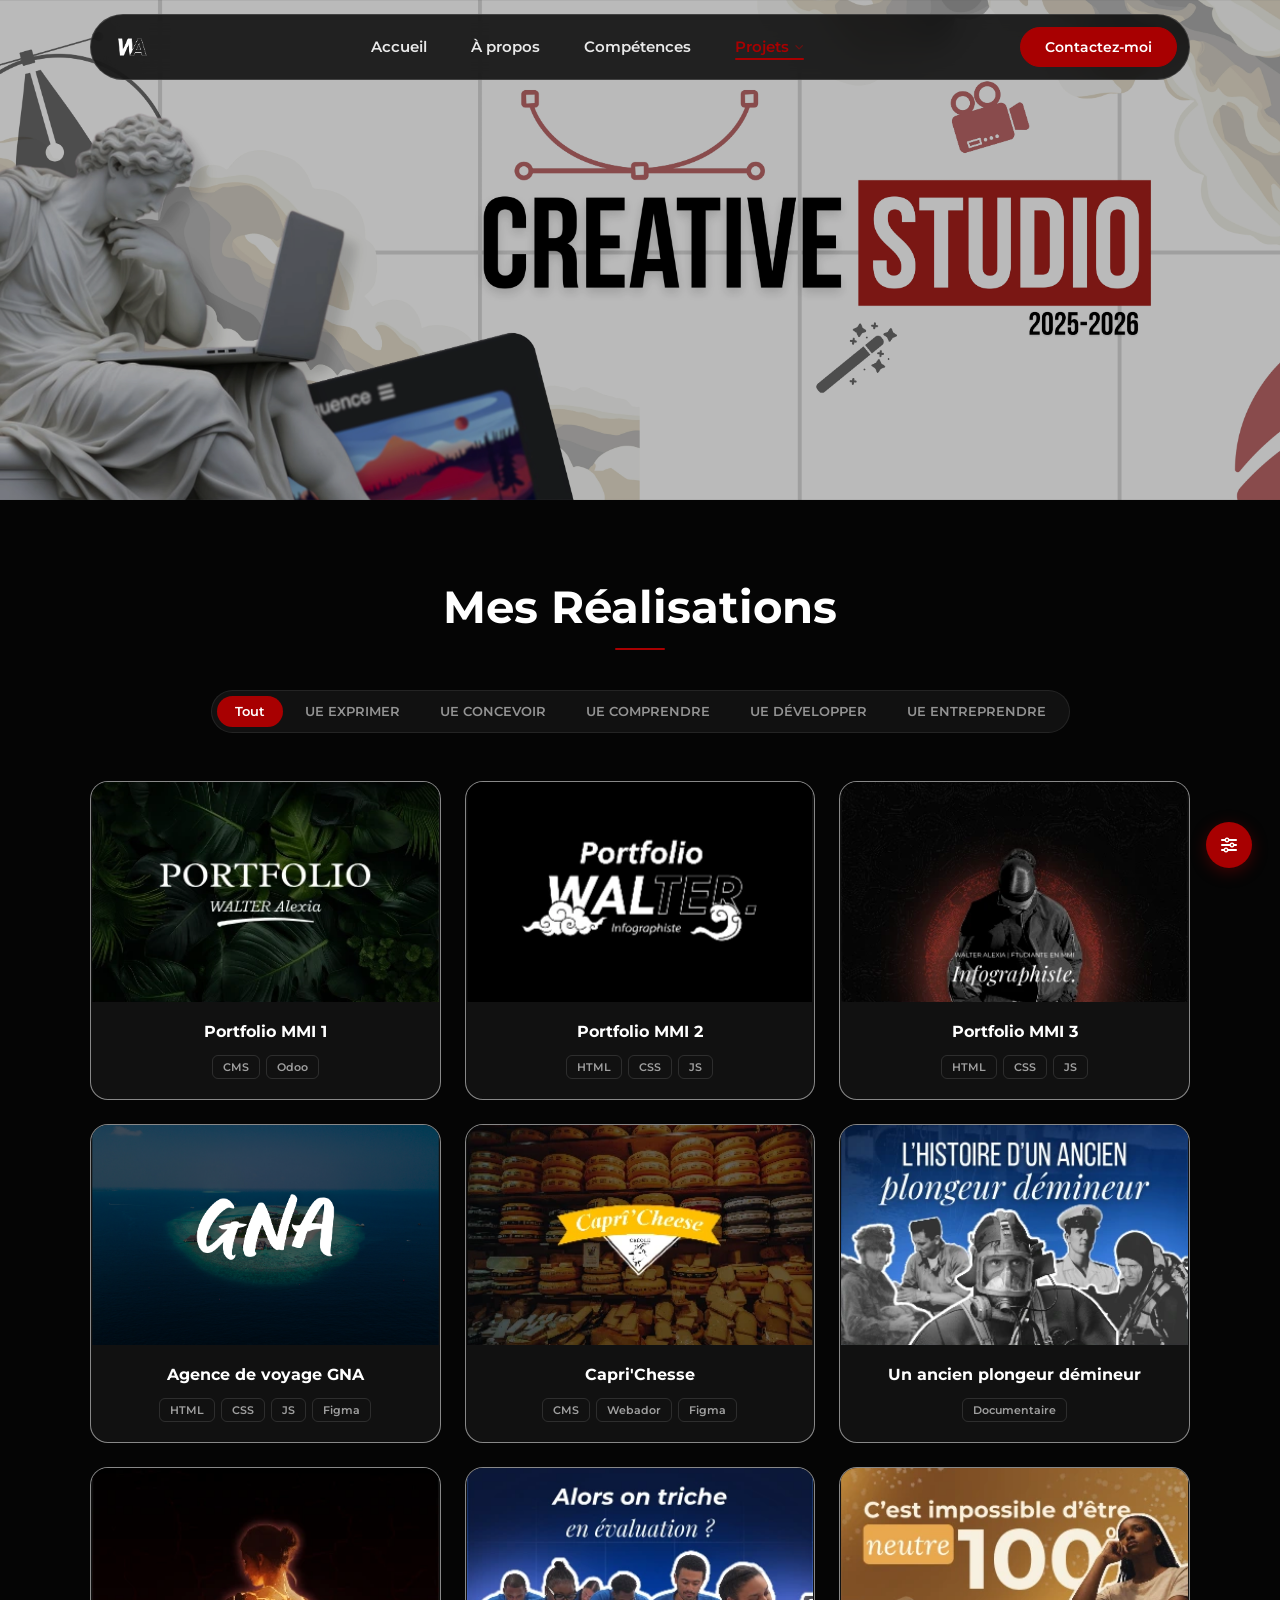
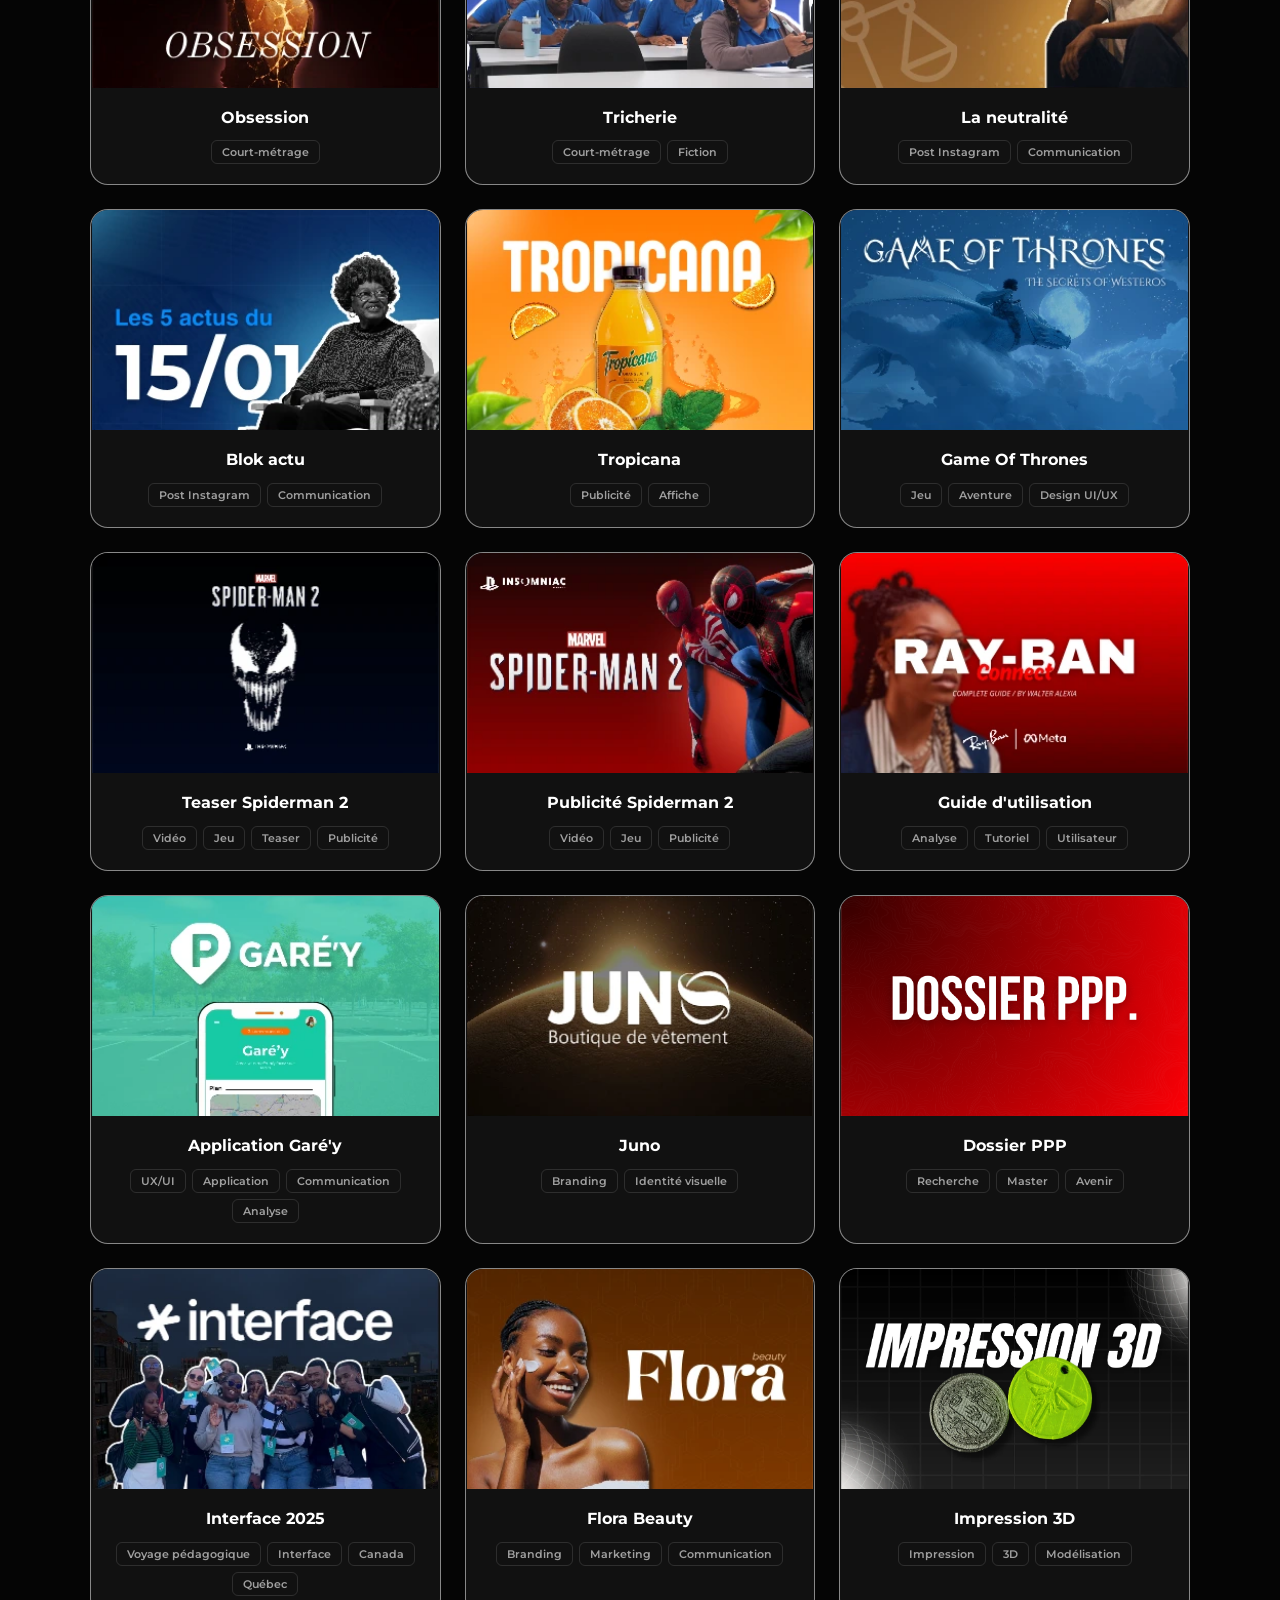
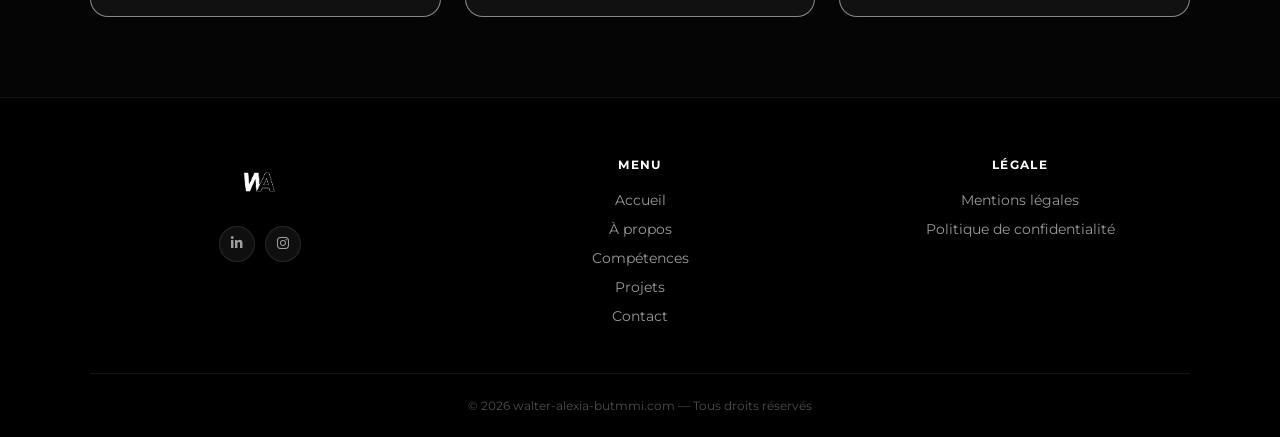
<file: mmi-projets.html>
<!DOCTYPE html>
<html lang="fr">

<head>
    <meta charset="UTF-8" />
    <meta name="viewport" content="width=device-width, initial-scale=1.0" />
    <title>Projets - MMI</title>

    <!-- ✅ ANTI-FLASH : doit être AVANT tout le reste -->
    <script>
        (function () {
            var theme = localStorage.getItem('theme');
            if (theme === 'light') document.documentElement.classList.add('light-mode');
        })();
    </script>

    <!-- Styles -->
    <link rel="stylesheet" href="mmi-style.css">
    <link rel="stylesheet" href="https://cdnjs.cloudflare.com/ajax/libs/font-awesome/6.5.0/css/all.min.css">
    <link
        href="https://fonts.googleapis.com/css2?family=Playfair+Display:ital,wght@0,400;0,700;1,400&family=Montserrat:wght@400;500;600;700&display=swap"
        rel="stylesheet">
</head>

<body>

    <!--BOUTON POUR REVENIR EN HAUT-->
    <button class="scroll-top-btn" id="scrollTopBtn" aria-label="Retour en haut">
        <i class="fas fa-chevron-up"></i>
    </button>

    <!-- Bouton accessibilité -->
    <button id="btn-access" aria-label="Options d'accessibilité">
        <i class="fas fa-sliders-h"></i>
    </button>

    <!-- Panneau accessibilité -->
    <div id="access-panel" role="dialog" aria-label="Options d'accessibilité">
        <div class="panel-title" data-fr="Paramètres" data-en="Settings">Paramètres</div>

        <!-- Langue -->
        <div class="panel-row">
            <span class="panel-row-label">
                <i class="fas fa-globe"></i>
                <span data-fr="Langue" data-en="Language">Langue</span>
            </span>
            <div class="lang-btns">
                <button class="lang-btn active" id="langFR" onclick="setLang('fr')">FR</button>
                <button class="lang-btn" id="langEN" onclick="setLang('en')">EN</button>
            </div>
        </div>

        <!-- Voiceover -->
        <div class="panel-row">
            <span class="panel-row-label">
                <i class="fas fa-volume-up"></i>
                <span data-fr="Lecture vocale" data-en="Voice reading">Lecture vocale</span>
            </span>
            <div class="lang-btns">
                <button class="lang-btn" id="voiceFR" onclick="playVoice('fr')">FR</button>
                <button class="lang-btn" id="voiceEN" onclick="playVoice('en')">EN</button>
            </div>
        </div>

        <div class="reading-indicator" id="reading-indicator">
            <div class="reading-dot"></div>
            <span data-fr="Lecture en cours…" data-en="Reading in progress…">Lecture en cours…</span>
        </div>

        <!-- Mode clair/sombre -->
        <button class="access-btn" id="btn-theme">
            <i class="fas fa-sun" id="theme-icon"></i>
            <span id="theme-label">Mode clair</span>
        </button>
    </div>

    <!-- Overlay menu mobile -->
    <div class="mobile-overlay" id="overlay"></div>

    <!-- NAVBAR -->
    <nav class="custom-nav">
        <div class="nav-inner">

            <a class="navbar-brand" href="index.html">
                <img id="logo-img" src="IMAGES/LOGOS/logo-1.webp" alt="Logo WA">
            </a>

            <ul class="nav-links">
                <li><a href="index.html" class="nav-link" data-fr="Accueil" data-en="Home">Accueil</a></li>
                <li><a href="index.html#apropos" class="nav-link" data-fr="À propos" data-en="About">À propos</a></li>
                <li><a href="index.html#competences" class="nav-link" data-fr="Compétences"
                        data-en="Skills">Compétences</a></li>
                <li class="has-dropdown">
                    <a href="#" class="nav-link active">
                        <span data-fr="Projets" data-en="Projects">Projets</span>
                        <i class="fas fa-chevron-down"></i>
                    </a>
                    <ul class="dropdown">
                        <li><a href="mmi-projets.html" class="active" data-fr="Projets en MMI"
                                data-en="MMI Projects">Projets en MMI</a></li>
                        <li><a href="alternance-projets.html" data-fr="Alternance" data-en="Internship">Alternance</a>
                        </li>
                        <li><a href="perso-projets.html" data-fr="Projets Personnels"
                                data-en="Personal Projects">Projets Personnels</a></li>
                    </ul>
                </li>
            </ul>

            <a href="index.html#contact" class="nav-cta" data-fr="Contactez-moi" data-en="Contact me">Contactez-moi</a>

            <button class="burger-btn" id="burgerBtn" aria-label="Menu">
                <span></span><span></span><span></span>
            </button>
        </div>
    </nav>

    <!-- Menu mobile -->
    <div class="mobile-menu" id="mobileMenu">
        <ul class="mobile-nav-links">
            <li><a href="index.html" class="mobile-link" data-fr="Accueil" data-en="Home">Accueil</a></li>
            <li><a href="index.html#apropos" class="mobile-link" data-fr="À propos" data-en="About">À propos</a></li>
            <li><a href="index.html#competences" class="mobile-link" data-fr="Compétences"
                    data-en="Skills">Compétences</a></li>
            <li>
                <button class="mobile-sub-btn" id="subBtn">
                    <span data-fr="Projets" data-en="Projects">Projets</span>
                    <i class="fas fa-chevron-down"></i>
                </button>
                <ul class="mobile-sub-list" id="subList">
                    <li><a href="mmi-projets.html" data-fr="Projets en MMI" data-en="MMI Projects">Projets en MMI</a>
                    </li>
                    <li><a href="alternance-projets.html" data-fr="Alternance" data-en="Internship">Alternance</a></li>
                    <li><a href="perso-projets.html" data-fr="Projets Personnels" data-en="Personal Projects">Projets
                            Personnels</a></li>
                </ul>
            </li>
        </ul>
        <div class="mobile-sep"></div>
        <a href="index.html#contact" class="mobile-cta" data-fr="Contactez-moi" data-en="Contact me">Contactez-moi</a>
    </div>

    <!-- BANNIÈRE -->
    <section class="banner">
        <div class="banner-content"></div>
    </section>

    <!-- PROJETS -->
    <section class="projects-section" id="projet-mmi">
        <div class="projects-wrapper">

            <h2 class="projects-title" data-fr="Mes Réalisations" data-en="My Work">Mes Réalisations</h2>

            <div class="filters-wrap">
                <div class="filters-bar" id="filtersBar">
                    <div class="filter-pill" id="filterPill"></div>
                    <button class="filter-btn active" data-filter="all" data-fr="Tout" data-en="All">Tout</button>
                    <button class="filter-btn" data-filter="ue1" data-fr="UE EXPRIMER" data-en="UE EXPRESS">UE
                        EXPRIMER</button>
                    <button class="filter-btn" data-filter="ue2" data-fr="UE CONCEVOIR" data-en="UE DESIGN">UE
                        CONCEVOIR</button>
                    <button class="filter-btn" data-filter="ue5" data-fr="UE COMPRENDRE" data-en="UE UNDERSTAND">UE
                        COMPRENDRE</button>
                    <button class="filter-btn" data-filter="ue3" data-fr="UE DÉVELOPPER" data-en="UE DEVELOP">UE
                        DÉVELOPPER</button>
                    <button class="filter-btn" data-filter="ue4" data-fr="UE ENTREPRENDRE" data-en="UE ENTREPRENEUR">UE
                        ENTREPRENDRE</button>

                </div>
            </div>

            <div class="projects-grid" id="projectsGrid">

                <!-- UE DÉVELOPPER -->
                <!--PORTFOLIO 1-->
                <div class="project-card" data-category="ue3" data-title-fr="Portfolio MMI 1"
                    data-title-en="MMI Portfolio 1" data-desc-fr="Conception de mon portfolio en première année de BUT MMI, développé à l'aide du CMS Odoo. 
                    Ce projet avait pour but de présenter les différents projets réalisés en formation. Il m'a permis de découvrir pour la première fois l'utilisation 
                    d'un CMS et les différents outils qu'il propose, tout en définissant ma direction artistique."
                    data-desc-en="Design of my portfolio in the first year of my BUT MMI degree, built using the Odoo CMS. This project aimed to 
                    showcase the various works completed during my training. It allowed me to discover, for the first time, the use of a content management
                    system and the tools it offers, while defining my artistic direction." data-tags="CMS,Odoo"
                    data-link="https://walter-alexia-butmmi.odoo.com/">
                    <img src="IMAGES/VISUEL/cover-portfolio-1.webp" alt="Portfolio MMI 1" class="card-img">
                    <div class="card-body">
                        <div class="card-title" data-fr="Portfolio MMI 1" data-en="MMI Portfolio 1">Portfolio MMI 1
                        </div>
                        <div class="card-tags">
                            <span class="card-tag">CMS</span>
                            <span class="card-tag">Odoo</span>
                        </div>
                    </div>
                </div>

                <!--PORTFOLIO 2-->
                <div class="project-card" data-category="ue3" data-title-fr="Portfolio MMI 2"
                    data-title-en="MMI Portfolio 2"
                    data-desc-fr="Conception de mon portfolio en deuxième année de BUT MMI, développé en HTML, CSS et JavaScript. Ce projet m'a permis de 
                    renforcer mes compétences en développement web et de découvrir de nouveaux outils tels que Bootstrap et Formbutton pour les formulaires de contact. 
                    J'ai opté pour une approche simple qui m'a permis d'améliorer ma direction artistique, tout en développant mon intérêt pour le codage."
                    data-desc-en="Design of my portfolio in the second year of my BUT MMI degree, developed in HTML, CSS and JavaScript. This project allowed me 
                    to strengthen my web development skills and discover new tools such as Bootstrap and Formbutton for contact forms. I opted for a clean approach that 
                    helped me refine my artistic direction, while deepening my interest in coding."
                    data-tags="HTML,CSS,JS" data-link="https://alw-js.github.io/walter-alexia-but-mmi/index.html">
                    <img src="IMAGES/VISUEL/cover-portfolio-2.webp" alt="Portfolio MMI 2" class="card-img">
                    <div class="card-body">
                        <div class="card-title" data-fr="Portfolio MMI 2" data-en="MMI Portfolio 2">Portfolio MMI 2
                        </div>
                        <div class="card-tags">
                            <span class="card-tag">HTML</span>
                            <span class="card-tag">CSS</span>
                            <span class="card-tag">JS</span>
                        </div>
                    </div>
                </div>

                <!--PORTFOLIO 3-->
                <div class="project-card" data-category="ue3" data-title-fr="Portfolio MMI 3"
                    data-title-en="MMI Portfolio 3"
                    data-desc-fr="Conception de mon portfolio de troisième année, développé en HTML, CSS et JavaScript. Ce projet m'a permis d'approfondir 
                    mes compétences en programmation et de découvrir de nouveaux outils, dont l'IA Claude. J'y ai également pleinement défini ma direction artistique, 
                    façonnée et affinée au fil de ces trois années de formation. Ce portfolio me représente fidèlement, avec mon propre style."
                    data-desc-en="Design of my third-year portfolio, developed in HTML, CSS and JavaScript. This project allowed me to deepen my programming skills
                    and discover new tools, including Claude AI. I also fully defined my artistic direction, shaped and refined throughout these three years of training. 
                    This portfolio truly represents me, with my own style." data-tags="HTML,CSS,JS" data-link="">
                    <img src="IMAGES/VISUEL/cover-portfolio-3.webp" alt="Portfolio MMI 3" class="card-img">
                    <div class="card-body">
                        <div class="card-title" data-fr="Portfolio MMI 3" data-en="MMI Portfolio 3">Portfolio MMI 3
                        </div>
                        <div class="card-tags">
                            <span class="card-tag">HTML</span>
                            <span class="card-tag">CSS</span>
                            <span class="card-tag">JS</span>
                        </div>
                    </div>
                </div>

                <!--AGENCE GNA-->
                <div class="project-card" data-category="ue3" data-title-fr="Agence de voyage GNA"
                    data-title-en="GNA Travel Agency" data-desc-fr="Réalisation en première année d'un site web fictif pour une agence de voyage touristique, en collaboration avec mon groupe. 
                    Je me suis chargée de la partie maquette et design du site, conçu autour de la destination des îles Seychelles et de ses activités. Ce projet 
                    m'a permis de découvrir Figma pour la réalisation de maquettes web." data-desc-en="Created during my first year as part of a group project, this fictional website was designed for a tourist travel agency. 
                    I was responsible for the mockup and design, built around the Seychelles islands and their activities. This project introduced me to Figma 
                    for web mockup design." data-tags="HTML,CSS,Web" data-team="PAPALIA Guillaume, MARENEL Noémie"
                    data-link="https://4a2e.com">
                    <img src="IMAGES/VISUEL/cover-gna.webp" alt="Agence de voyage GNA" class="card-img">
                    <div class="card-body">
                        <div class="card-title" data-fr="Agence de voyage GNA" data-en="GNA Travel Agency">Agence de
                            voyage GNA</div>
                        <div class="card-tags">
                            <span class="card-tag">HTML</span>
                            <span class="card-tag">CSS</span>
                            <span class="card-tag">JS</span>
                            <span class="card-tag">Figma</span>
                        </div>
                    </div>
                </div>

                <!--CAPRI'CHEESE-->
                <div class="project-card" data-category="ue3" data-title-fr="CAPRI'CHEESE" data-title-en="CAPRI'CHEESE"
                    data-desc-fr="Dans le cadre de ce projet, ma camarade et moi avons pris en charge l'ensemble du marketing et de la communication pour Nahuel Tournebize, 
                    étudiante en 5e année d'ingénieur en agronomie et agro-industrie, et entrepreneuse à l'origine de Capr'îles. Son objectif : établir un élevage caprin en 
                    Guadeloupe pour répondre à la demande croissante en lait et fromage sur l'île. Nous avons ainsi mis en place une campagne de communication et une stratégie 
                    marketing complète afin de promouvoir ses produits, aussi bien localement qu'à l'international."
                    data-desc-en="As part of this project, my classmate and I took charge of all marketing and communication for Nahuel Tournebize, a 5th-year engineering student 
                    in agronomy and agro-industry, and entrepreneur behind Capr'îles. Her goal: to establish a goat farm in Guadeloupe to meet the growing demand for milk and cheese
                    on the island. We developed a full communication campaign and marketing strategy to promote her products, both locally and internationally."
                    data-tags="CMS,Webador,Figma" data-team="SABAN Kériane"
                    data-link="https://gratuit-5109606.webadorsite.com/">
                    <img src="IMAGES/VISUEL/cover-capricheese.webp" alt="Capri'Chesse" class="card-img">
                    <div class="card-body">
                        <div class="card-title" data-fr="Capri'Chesse" data-en="Capri'Chesse">Capri'Chesse</div>
                        <div class="card-tags">
                            <span class="card-tag">CMS</span>
                            <span class="card-tag">Webador</span>
                            <span class="card-tag">Figma</span>
                        </div>
                    </div>
                </div>

                <!-- UE EXPRIMER -->
                <!--DOCUMENTAIRE-->
                <div class="project-card" data-category="ue1" data-title-fr="Un ancien plongeur démineur"
                    data-title-en="A former navy diver" data-desc-fr="J'ai réalisé un documentaire personnel retraçant l'histoire de mon père. À travers ce film, j'ai voulu lui donner 
                    la parole pour qu'il 
                    raconte son parcours, ce qu'il a vécu, traversé et enduré. Un projet intime qui m'a permis de mieux comprendre qui il est vraiment, et pourquoi il est 
                    l'homme qu'il est aujourd'hui."
                    data-desc-en="I directed a personal documentary tracing my father's story. Through this film, I gave him the floor to tell his journey — what he lived 
                    through, experienced and endured. An intimate project that allowed me to better understand who he truly is, and why he became the man he is today."
                    data-tags="Documentaire" data-link="https://youtu.be/3n976WVHCCM">
                    <img src="IMAGES/VISUEL/cover-documentaire-2.webp" alt="Documentaire" class="card-img">
                    <div class="card-body">
                        <div class="card-title" data-fr="Un ancien plongeur démineur" data-en="A former navy diver">Un
                            ancien plongeur démineur
                        </div>
                        <div class="card-tags">
                            <span class="card-tag">Documentaire</span>
                        </div>
                    </div>
                </div>

                <!--OBSESSION-->
                <div class="project-card" data-category="ue1" data-title-fr="Obsession" data-title-en="Obsession"
                    data-desc-fr="J'ai réalisé un court-métrage à partir de rushes fournis par mon professeur. Ce film aborde la violence conjugale psychologique sous deux angles : 
                    une femme harcelée dans son environnement professionnel, qui subit également le comportement possessif et violent de son mari. Un sujet difficile traité avec 
                    sensibilité, mettant en lumière une réalité trop souvent silencieuse." data-desc-en="I directed a short film using existing footage provided by my professor. The film addresses psychological domestic violence from two angles: a woman 
                    harassed in her professional environment, who also endures the possessive and violent behavior of her husband. A difficult subject handled with sensitivity, shedding 
                    light on a reality that is too often kept silent." data-tags="Court-métrage"
                    data-link="https://youtu.be/xx7bELpJh8U">
                    <img src="IMAGES/VISUEL/cover-obsession.webp" alt="Court-métrage" class="card-img">
                    <div class="card-body">
                        <div class="card-title" data-fr="Obsession" data-en="Obsession">Obsession
                        </div>
                        <div class="card-tags">
                            <span class="card-tag">Court-métrage</span>
                        </div>
                    </div>
                </div>

                <!--TRICHERIE-->
                <div class="project-card" data-category="ue1" data-title-fr="Tricherie" data-title-en="Cheating"
                    data-desc-fr="Avec ma classe, nous avons joué, filmé et monté une fiction sans dialogue mettant en scène des élèves qui trichent lors d'une évaluation. 
                    Le lendemain, ils découvrent avec incompréhension qu'ils ont tous obtenu la note de zéro. Un exercice collectif et ludique qui nous a permis de travailler 
                    la narration visuelle sans recours aux mots." data-desc-en="Together with my class, we acted, filmed and edited a dialogue-free fiction featuring students cheating during an exam. The next day, they 
                    discover to their bewilderment that they all received a zero. A fun and collaborative exercise that allowed us to work on visual storytelling without the 
                    use of words." data-team="La classe" data-tags="Court-métrage,Fiction">
                    <img src="IMAGES/VISUEL/cover-tricherie.webp" alt="Court-métrage" class="card-img">
                    <div class="card-body">
                        <div class="card-title" data-fr="Tricherie" data-en="Cheating">Tricherie</div>
                        <div class="card-tags">
                            <span class="card-tag">Court-métrage</span>
                            <span class="card-tag">Fiction</span>
                        </div>
                    </div>
                </div>

                <!--NEUTRALITÉ-->
                <div class="project-card" data-category="ue1" data-title-fr="La neutralité" data-title-en="Neutrality"
                    data-desc-fr="À la demande de notre professeur, chaque élève devait choisir un sujet et le présenter sous forme de post Instagram. J'ai choisi la neutralité comme thématique, 
                    et j'ai relevé le défi de l'expliquer de façon… neutre. Un exercice créatif qui m'a permis de travailler la communication visuelle et la concision sur les réseaux sociaux."
                    data-desc-en="At our professor's request, each student had to choose a topic and present it as an Instagram post. I chose neutrality as my theme, and took on the challenge of 
                    explaining it in a… neutral way. A creative exercise that allowed me to work on visual communication and conciseness for social media."
                    data-tags="Post Instagram,Communication" data-link="IMAGES/VISUEL/projet-neutralite.pdf">
                    <img src="IMAGES/VISUEL/cover-neutralité.webp" alt="Post Neutralité" class="card-img">
                    <div class="card-body">
                        <div class="card-title" data-fr="La neutralité" data-en="Neutrality">La neutralité
                        </div>
                        <div class="card-tags">
                            <span class="card-tag">Post Instagram</span>
                            <span class="card-tag">Communication</span>
                        </div>
                    </div>
                </div>

                <!--BLOK-->
                <div class="project-card" data-category="ue1" data-title-fr="Blok actu" data-title-en="Neutrality"
                    data-desc-fr="À la demande de notre professeur, chaque élève devait choisir un sujet et le présenter sous forme de post Instagram. J'ai choisi la neutralité comme thématique, 
                    et j'ai relevé le défi de l'expliquer de façon… neutre. Un exercice créatif qui m'a permis de travailler la communication visuelle et la concision sur les réseaux sociaux."
                    data-desc-en="At our professor's request, each student had to choose a topic and present it as an Instagram post. I chose neutrality as my theme, and took on the challenge of 
                    explaining it in a… neutral way. A creative exercise that allowed me to work on visual communication and conciseness for social media."
                    data-tags="Post Instagram,Communication"
                    data-link="https://www.instagram.com/p/DTjB9nEEvKx/?utm_source=ig_web_copy_link&igsh=MzRlODBiNWFlZA==">
                    <img src="IMAGES/VISUEL/cover-blok.webp" alt="Post Neutralité" class="card-img">
                    <div class="card-body">
                        <div class="card-title" data-fr="Blok actu" data-en="Neutrality">Blok actu
                        </div>
                        <div class="card-tags">
                            <span class="card-tag">Post Instagram</span>
                            <span class="card-tag">Communication</span>
                        </div>
                    </div>
                </div>

                <!--TROPICANA-->
                <div class="project-card" data-category="ue1" data-title-fr="Tropicana" data-title-en="Tropicana"
                    data-desc-fr="J'ai réalisé une affiche fictive pour la marque Tropicana. Ce projet m'a permis de travailler sous contraintes de prix tout en respectant scrupuleusement 
                    l'identité visuelle de la marque"
                    data-desc-en="I created a fictional poster for the Tropicana brand. This project allowed me to work within budget constraints while strictly respecting the brand's visual identity."
                    data-tags="Publicité,Affiche" data-link="IMAGES/VISUEL/tropicana.webp">
                    <img src="IMAGES/VISUEL/cover-tropicana.webp" alt="Publicité" class="card-img">
                    <div class="card-body">
                        <div class="card-title" data-fr="Tropicana" data-en="Tropicana">Tropicana</div>
                        <div class="card-tags">
                            <span class="card-tag">Publicité</span>
                            <span class="card-tag">Affiche</span>
                        </div>
                    </div>
                </div>

                <!--GAME UI-->
                <div class="project-card" data-category="ue1" data-title-fr="Game Of Thrones"
                    data-title-en="Game Of Thrones"
                    data-desc-fr="Avec ma camarade, nous avons conçu la maquette non fonctionnelle de l'interface d'un jeu vidéo de fantasy-aventure. Notre objectif était de proposer un écran d'accueil clair, accessible et ergonomique, 
                    afin d'offrir une expérience fluide dès la première interaction du joueur. Ce projet nous a permis de nous initier aux principes de l'UX/UI design appliqués au domaine du jeu vidéo."
                    data-desc-en="Together with my classmate, we designed a non-functional mockup of a fantasy-adventure video game interface. Our goal was to create a clear, accessible and ergonomic home screen, 
                    offering a smooth experience from the player's very first interaction. This project introduced us to UX/UI design principles applied to the world of video games."
                    data-tags="Jeu,Aventure,Design UI/UX" data-team="SABAN Kériane"
                    data-link="IMAGES/VISUEL/jeu_mobile_ui.webp">
                    <img src="IMAGES/VISUEL/cover-gameui.webp" alt="Design UI/UX" class="card-img">
                    <div class="card-body">
                        <div class="card-title" data-fr="Game Of Thrones" data-en="Game Of Thrones">Game Of Thrones
                        </div>
                        <div class="card-tags">
                            <span class="card-tag">Jeu</span>
                            <span class="card-tag">Aventure</span>
                            <span class="card-tag">Design UI/UX</span>
                        </div>
                    </div>
                </div>

                <!-- UE COMPRENDRE -->
                <!--BANDE ANNONCE FILM SPIDERMAN-->
                <div class="project-card" data-category="ue5" data-title-fr="Teaser Spiderman 2"
                    data-title-en="Teaser Spiderman 2" data-desc-fr="L'objectif initial était de créer la publicité d'un produit, cependant j'ai réalisé un teaser du jeu vidéo Spider-Man 2. 
                    En respectant la contrainte imposée par le professeur d'une durée de 15 secondes, j'ai travaillé sur le rythme, l'impact visuel et la narration 
                    pour capter l'attention en un minimum de temps." data-desc-en="The initial goal was to create an advertisement for a product, but I ended up making a teaser for the video game Spider-Man 2. 
                    Working within the 15-second time limit set by the professor, I focused on pacing, visual impact, and storytelling 
                    to capture the viewer's attention as quickly as possible." data-tags="Vidéo,Jeu,Teaser,Publicité"
                    data-link="https://youtu.be/rGRRY0qCh80">
                    <img src="IMAGES/VISUEL/cover-spiderman1.webp" alt="Teaser Spiderman 2" class="card-img">
                    <div class="card-body">
                        <div class="card-title" data-fr="Teaser Spiderman 2" data-en="Teaser Spiderman 2">
                            Teaser Spiderman 2
                        </div>
                        <div class="card-tags">
                            <span class="card-tag">Vidéo</span>
                            <span class="card-tag">Jeu</span>
                            <span class="card-tag">Teaser</span>
                            <span class="card-tag">Publicité</span>
                        </div>
                    </div>
                </div>

                <!--PUBLICITÉ SPIDERMAN-->
                <div class="project-card" data-category="ue5" data-title-fr="Publicité Spiderman 2"
                    data-title-en="Spider-Man 2 publicity"
                    data-desc-fr="Dans le cadre du même exercice, j'ai cette fois réalisé une publicité en bonne et due forme pour un produit, en respectant la contrainte de 15 secondes imposée 
                    par le professeur. Un format court qui demande rigueur et efficacité pour transmettre un message clair et percutant en un minimum de temps."
                    data-desc-en="As part of the same exercise, I this time created a proper advertisement for a product, respecting the 15-second time constraint set by the professor. 
                    A short format that requires precision and efficiency to deliver a clear and impactful message in as little time as possible."
                    data-tags="Vidéo,Jeu,Publicité" data-link="https://youtu.be/08uw1OGFPAg">
                    <img src="IMAGES/VISUEL/cover-spiderman2.webp" alt="Publicité Spiderman 2" class="card-img">
                    <div class="card-body">
                        <div class="card-title" data-fr="Publicité Spiderman 2" data-en="Spider-Man 2 publicity">
                            Publicité
                            Spiderman 2</div>
                        <div class="card-tags">
                            <span class="card-tag">Vidéo</span>
                            <span class="card-tag">Jeu</span>
                            <span class="card-tag">Publicité</span>
                        </div>
                    </div>
                </div>

                <!--GUIDE D'UTILISATION RAY-BAN-->
                <div class="project-card" data-category="ue5" data-title-fr="Guide d'utilisation"
                    data-title-en="User Guide"
                    data-desc-fr="Le professeur nous a demandé de choisir un objet d'une marque et d'en réaliser un guide d'utilisation en anglais. J'ai choisi les lunettes connectées Ray-Ban Meta, 
                    qui intègrent une caméra permettant de filmer. Ce projet m'a permis de travailler la rédaction technique en anglais tout en m'adaptant aux codes de communication d'une grande marque."
                    data-desc-en="The professor asked us to choose a branded product and create a user guide in English. I chose the Ray-Ban Meta smart glasses, which feature a built-in camera for filming. 
                    This project allowed me to work on technical writing in English while adapting to the communication standards of a major brand."
                    data-tags="Analyse,Tutoriel,Utilisateur" data-link="IMAGES/VISUEL/MANUAL_RAY_BAN.pdf">
                    <img src="IMAGES/VISUEL/cover-rayban.webp" alt="Guide d'utilisation" class="card-img">
                    <div class="card-body">
                        <div class="card-title" data-fr="Guide d'utilisation" data-en="User Guide">Guide
                            d'utilisation</div>
                        <div class="card-tags">
                            <span class="card-tag">Analyse</span>
                            <span class="card-tag">Tutoriel</span>
                            <span class="card-tag">Utilisateur</span>
                        </div>
                    </div>
                </div>

                <!-- UE CONCEVOIR -->
                <!--APPLICATION GARÉ'Y-->
                <div class="project-card" data-category="ue2" data-title-fr="Application Garé'y"
                    data-title-en="Garé'y App" data-desc-fr="En équipe, nous avons conçu une application fictive répondant à une problématique courante en Guadeloupe : la recherche de places de parking. Après 
                    analyse de différentes problématiques locales, nous avons développé le concept d'une application permettant de localiser en temps réel les places disponibles. Je 
                    me suis chargée de la conception de la maquette. Ce projet m'a permis de développer ma capacité d'analyse, d'identifier les failles du projet et d'y apporter des 
                    solutions pour en garantir l'efficacité."
                    data-desc-en="As a team, we designed a fictional application addressing a common issue in Guadeloupe: finding available parking spots. After analyzing various local 
                    problems, we developed the concept of an app allowing users to locate available spaces in real time. I was responsible for designing the mockup. This project helped 
                    me develop my analytical skills, identify the project's weaknesses and propose solutions to ensure its effectiveness."
                    data-tags="UX/UI,Application,Communication,Analyse" data-team="SABAN Kériane, SARTHAL Christina"
                    data-link="IMAGES/VISUEL/PROJET_GAREY.pdf">

                    <img src="IMAGES/VISUEL/cover-gare-y.webp" alt="Application Garé'y" class="card-img">
                    <div class="card-body">
                        <div class="card-title" data-fr="Application Garé'y" data-en="Garé'y App">
                            Application Garé'y</div>
                        <div class="card-tags">
                            <span class="card-tag">UX/UI</span>
                            <span class="card-tag">Application</span>
                            <span class="card-tag">Communication</span>
                            <span class="card-tag">Analyse</span>
                        </div>
                    </div>
                </div>

                <!--JUNO-->
                <div class="project-card" data-category="ue2" data-title-fr="Juno" data-title-en="Juno"
                    data-desc-fr="À la demande du professeur, j'ai créé une marque de vêtements de toutes pièces : son nom, son histoire, et son identité visuelle complète. 
                    Un exercice créatif et stimulant qui m'a permis de développer mon sens du branding et de construire un univers cohérent autour d'une marque fictive."
                    data-desc-en="At the professor's request, I created a clothing brand from scratch: its name, its story and its complete visual identity. A creative and 
                    stimulating exercise that allowed me to develop my sense of branding and build a coherent universe around a fictional brand." data-tags="Branding,Identité visuelle"
                    data-link="IMAGES/VISUEL/MANUAL_RAY_BAN.pdf">
                    <img src="IMAGES/VISUEL/cover-juno.webp" alt="Juno Boutique de Vêtement" class="card-img">
                    <div class="card-body">
                        <div class="card-title" data-fr="Juno" data-en="Juno">
                            Juno</div>
                        <div class="card-tags">
                            <span class="card-tag">Branding</span>
                            <span class="card-tag">Identité visuelle</span>
                        </div>
                    </div>
                </div>

                <!--DOSSIER PPP-->
                <div class="project-card" data-category="ue2" data-title-fr="Dossier PPP" data-title-en="PPP project"
                    data-desc-fr="J'ai réalisé ce dossier de projet professionnel qui m'a permis de définir ce que je voulais vraiment et de clarifier mes objectifs. 
                    Bien que ceux-ci aient évolué au fil du temps, je reste déterminée à les accomplir et à construire le parcours qui me correspond."
                    data-desc-en="I completed this professional project file which helped me define what I truly wanted and clarify my goals. Although they have 
                    evolved over time, I remain determined to achieve them and build the path that suits me best."
                    data-tags="Recherche,Master,Avenir" data-link="IMAGES/VISUEL/projet-ppp.pdf">
                    <img src="IMAGES/VISUEL/cover-dossier-ppp.webp" alt="Dossier PPP" class="card-img">
                    <div class="card-body">
                        <div class="card-title" data-fr="Dossier PPP" data-en="PPP project">Dossier PPP</div>
                        <div class="card-tags">
                            <span class="card-tag">Recherche</span>
                            <span class="card-tag">Master</span>
                            <span class="card-tag">Avenir</span>
                        </div>
                    </div>
                </div>

                <!-- UE ENTREPRENDRE -->
                <!--INTERFACE 2025-->
                <div class="project-card" data-category="ue4" data-title-fr="Interface 2025"
                    data-title-en="Interface 2025" data-desc-fr="Avec ma classe, nous avons effectué un voyage pédagogique au Québec. Retrouvez toutes nos aventures, découvertes et moments 
                    forts dans ce récap retraçant cette expérience inoubliable." data-desc-en="Together with my class, we took part in an educational trip to Quebec. Relive all our adventures, discoveries and highlights 
                    in this recap of an unforgettable experience."
                    data-tags="Voyage pédagogique,Interface,Canada,Québec" data-team="La classe"
                    data-link="https://www.instagram.com/mmiproject.fwi/">
                    <img src="IMAGES/VISUEL/cover-interface.webp" alt="Récap Interface" class="card-img">
                    <div class="card-body">
                        <div class="card-title" data-fr="Interface 2025" data-en="Interface 2025">Interface 2025</div>
                        <div class="card-tags">
                            <span class="card-tag">Voyage pédagogique</span>
                            <span class="card-tag">Interface</span>
                            <span class="card-tag">Canada</span>
                            <span class="card-tag">Québec</span>
                        </div>
                    </div>
                </div>

                <!--FLORA BEAUTY-->
                <div class="project-card" data-category="ue4" data-title-fr="Flora Beauty" data-title-en="Flora Beauty"
                    data-desc-fr="Dans le cadre de ce projet en groupe, nous avons choisi de reprendre la marque de Rihanna, Fenty, afin d'en retravailler l'identité complète et la stratégie 
                    de mise en vente. Nous avons défini les cibles, analysé les problématiques liées à la marque et réfléchi à une nouvelle approche de communication pour ses produits. 
                    Un projet complet qui nous a permis d'aborder le branding et le marketing de façon globale."
                    data-desc-en="As part of this group project, we chose to rework the brand identity and sales strategy of Rihanna's brand, Fenty. We defined the target audiences, analyzed 
                    the brand's key challenges and developed a new communication approach for its products. A comprehensive project that allowed us to explore branding and marketing from a 
                    global perspective." data-tags="Branding,Marketing,Communication"
                    data-team="MARIE-JOSEPH Morgan, SABAN Kériane" data-link="IMAGES/VISUEL/Projet-flora.pdf">

                    <img src="IMAGES/VISUEL/cover-flora.webp" alt="Flora Beauty" class="card-img">
                    <div class="card-body">
                        <div class="card-title" data-fr="Flora Beauty" data-en="Flora Beauty">
                            Flora Beauty</div>
                        <div class="card-tags">
                            <span class="card-tag">Branding</span>
                            <span class="card-tag">Marketing</span>
                            <span class="card-tag">Communication</span>
                        </div>
                    </div>
                </div>

                <!--IMPRESSION 3D-->
                <div class="project-card" data-category="ue4" data-title-fr="Impression 3D" data-title-en="3D printing"
                    data-desc-fr="Avec ma classe, nous avons assisté à une présentation sur l'impression 3D. J'ai eu l'occasion de manipuler moi-même le logiciel dédié et d'imprimer 
                    quelques petits objets. Une découverte enrichissante qui m'a initiée à cette technologie et à ses nombreuses possibilités créatives."
                    data-desc-en="Together with my class, we attended a presentation on 3D printing. I had the opportunity to use the dedicated software myself and print a few small 
                    objects. An enriching discovery that introduced me to this technology and its many creative possibilities."
                    data-tags="Impression,3D,Modélisation" data-link="IMAGES/VISUEL/projet-3d.pdf">
                    <img src="IMAGES/VISUEL/cover-3d.webp" alt="3D" class="card-img">
                    <div class="card-body">
                        <div class="card-title" data-fr="Impression 3D" data-en="3D printing">Impression 3D</div>
                        <div class="card-tags">
                            <span class="card-tag">Impression</span>
                            <span class="card-tag">3D</span>
                            <span class="card-tag">Modélisation</span>
                        </div>
                    </div>
                </div>
            </div>
        </div>
    </section>

    <!-- Modale -->
    <div class="modal-overlay" id="modalOverlay">
        <div class="modal">
            <div class="modal-img-wrap" id="modalImgWrap">
                <div class="modal-img-placeholder" data-fr="Image du projet" data-en="Project image">Image du projet
                </div>
            </div>
            <div class="modal-content">
                <div class="modal-header">
                    <h2 class="modal-title" id="modalTitle"></h2>
                    <button class="modal-close" id="modalClose"><i class="fas fa-times"></i></button>
                </div>
                <div class="modal-tags" id="modalTags"></div>
                <div class="modal-team" id="modalTeam"></div>
                <div class="modal-sep"></div>
                <div>
                    <div class="modal-label" data-fr="Description" data-en="Description">Description</div>
                    <p class="modal-desc" id="modalDesc"></p>
                </div>
                <a href="#" class="modal-link" id="modalLink" target="_blank">
                    <i class="fas fa-external-link-alt"></i>
                    <span data-fr="Voir le projet" data-en="View project">Voir le projet</span>
                </a>
            </div>
        </div>
    </div>

    <!-- PIED DE PAGE -->
    <footer class="site-footer">
        <div class="footer-inner">
            <div class="footer-content">

                <div class="footer-brand">
                    <img src="IMAGES/LOGOS/logo-1.webp" id="footer-logo-img" alt="Logo WA" class="footer-logo">
                    <div class="footer-socials">
                        <a href="https://www.linkedin.com/in/walter-alexia-243b412a7/" class="footer-social-btn"
                            target="_blank" rel="noopener" aria-label="LinkedIn">
                            <i class="fab fa-linkedin-in"></i>
                        </a>
                        <a href="https://www.instagram.com/walter_asj/" class="footer-social-btn" target="_blank"
                            rel="noopener" aria-label="Instagram">
                            <i class="fab fa-instagram"></i>
                        </a>
                    </div>
                </div>

                <div class="footer-col">
                    <h5 data-fr="Menu" data-en="Menu">Menu</h5>
                    <ul>
                        <li><a href="index.html" data-fr="Accueil" data-en="Home">Accueil</a></li>
                        <li><a href="index.html#apropos" data-fr="À propos" data-en="About">À propos</a></li>
                        <li><a href="index.html#competences" data-fr="Compétences" data-en="Skills">Compétences</a></li>
                        <li><a href="index.html#projets" data-fr="Projets" data-en="Projects">Projets</a></li>
                        <li><a href="index.html#contact" data-fr="Contact" data-en="Contact">Contact</a></li>
                    </ul>
                </div>

                <div class="footer-col">
                    <h5 data-fr="Légale" data-en="Legal">Légale</h5>
                    <ul>
                        <li><a href="mentions.html" data-fr="Mentions légales" data-en="Legal notices">Mentions
                                légales</a></li>
                        <li><a href="mentions.html" data-fr="Politique de confidentialité"
                                data-en="Privacy policy">Politique de confidentialité</a></li>
                    </ul>
                </div>

            </div>

            <div class="footer-bottom">
                <p>© 2026 walter-alexia-butmmi.com — <a href="mentions.html" data-fr="Tous droits réservés"
                        data-en="All rights reserved">Tous droits réservés</a></p>
            </div>
        </div>
    </footer>

    <script>
        // =============================================
        // MENU BURGER
        // =============================================
        const burger = document.getElementById('burgerBtn');
        const menu = document.getElementById('mobileMenu');
        const menuOverlay = document.getElementById('overlay');
        const subBtn = document.getElementById('subBtn');
        const subList = document.getElementById('subList');

        function toggleMenu() {
            burger.classList.toggle('open');
            menu.classList.toggle('open');
            menuOverlay.classList.toggle('open');
            document.body.style.overflow = menu.classList.contains('open') ? 'hidden' : '';
        }

        burger.addEventListener('click', toggleMenu);
        menuOverlay.addEventListener('click', toggleMenu);
        subBtn.addEventListener('click', () => {
            subBtn.classList.toggle('open');
            subList.classList.toggle('open');
        });

        // =============================================
        // BOUTON RETOUR EN HAUT
        // =============================================
        const scrollBtn = document.getElementById('scrollTopBtn');
        const sectionMmi = document.getElementById('projet-mmi');

        window.addEventListener('scroll', () => {
            const triggerY = sectionMmi.getBoundingClientRect().top + window.scrollY - 230;
            scrollBtn.classList.toggle('visible', window.scrollY >= triggerY);
        });

        scrollBtn.addEventListener('click', () => window.scrollTo({ top: 0, behavior: 'smooth' }));

        // =============================================
        // FILTRES PROJETS
        // =============================================
        const filterBtns = document.querySelectorAll('.filter-btn');
        const pill = document.getElementById('filterPill');
        const cards = document.querySelectorAll('.project-card');

        function movePill(btn) {
            pill.style.left = btn.offsetLeft + 'px';
            pill.style.width = btn.offsetWidth + 'px';
        }

        setTimeout(() => movePill(document.querySelector('.filter-btn.active')), 50);

        filterBtns.forEach(btn => {
            btn.addEventListener('click', () => {
                filterBtns.forEach(b => b.classList.remove('active'));
                btn.classList.add('active');
                movePill(btn);
                const filter = btn.dataset.filter;
                cards.forEach(card => {
                    card.classList.toggle('hidden', filter !== 'all' && card.dataset.category !== filter);
                });
            });
        });

        window.addEventListener('resize', () => movePill(document.querySelector('.filter-btn.active')));

        // =============================================
        // MODALE
        // =============================================
        const modalOverlay = document.getElementById('modalOverlay');
        const modalTitle = document.getElementById('modalTitle');
        const modalDesc = document.getElementById('modalDesc');
        const modalTags = document.getElementById('modalTags');
        const modalTeam = document.getElementById('modalTeam');
        const modalImgWrap = document.getElementById('modalImgWrap');
        const modalClose = document.getElementById('modalClose');
        const modalLink = document.getElementById('modalLink');

        function openModal(card) {
            const lang = document.documentElement.lang || 'fr';

            // Titre et description selon la langue
            modalTitle.textContent = lang === 'en'
                ? (card.dataset.titleEn || card.dataset.titleFr)
                : card.dataset.titleFr;

            modalDesc.textContent = lang === 'en'
                ? (card.dataset.descEn || card.dataset.descFr)
                : card.dataset.descFr;

            // Tags
            modalTags.innerHTML = '';
            card.dataset.tags.split(',').forEach(tag => {
                const span = document.createElement('span');
                span.className = 'modal-tag';
                span.textContent = tag.trim();
                modalTags.appendChild(span);
            });

            // Équipe
            const team = card.dataset.team;
            if (team && team.trim()) {
                modalTeam.innerHTML = `<i class="fa-solid fa-users"></i> <span>${team}</span>`;
                modalTeam.style.display = 'flex';
            } else {
                modalTeam.innerHTML = '';
                modalTeam.style.display = 'none';
            }

            // Image
            const cardImg = card.querySelector('.card-img');
            if (cardImg) {
                modalImgWrap.innerHTML = `<img src="${cardImg.src}" alt="${cardImg.alt}">`;
            } else {
                const placeholder = lang === 'en' ? 'Project image' : 'Image du projet';
                modalImgWrap.innerHTML = `<div class="modal-img-placeholder">${placeholder}</div>`;
            }

            // Lien
            const link = card.dataset.link;
            if (link) {
                modalLink.href = link;
                modalLink.style.display = 'inline-flex';
            } else {
                modalLink.style.display = 'none';
            }

            modalOverlay.classList.add('open');
            document.body.style.overflow = 'hidden';
        }

        cards.forEach(card => card.addEventListener('click', () => openModal(card)));

        function closeModal() {
            modalOverlay.classList.remove('open');
            document.body.style.overflow = '';
        }

        modalClose.addEventListener('click', closeModal);
        modalOverlay.addEventListener('click', e => { if (e.target === modalOverlay) closeModal(); });
        document.addEventListener('keydown', e => {
            if (e.key === 'Escape') closeModal();
        });

        // =============================================
        // PANNEAU ACCESSIBILITÉ
        // =============================================
        const btnAccess = document.getElementById('btn-access');
        const panel = document.getElementById('access-panel');

        btnAccess.addEventListener('click', e => {
            e.stopPropagation();
            panel.classList.toggle('open');
        });

        document.addEventListener('click', e => {
            if (!panel.contains(e.target) && e.target !== btnAccess) {
                panel.classList.remove('open');
            }
        });

        document.addEventListener('keydown', e => {
            if (e.key === 'Escape') panel.classList.remove('open');
        });

        // =============================================
        // LANGUE
        // =============================================
        function applyLangToDOM(lang) {
            document.querySelectorAll('[data-fr]').forEach(el => {
                const val = lang === 'fr' ? el.dataset.fr : el.dataset.en;
                if (val !== undefined) el.textContent = val;
            });
            document.documentElement.lang = lang;
        }

        function setLang(lang) {
            document.getElementById('langFR').classList.toggle('active', lang === 'fr');
            document.getElementById('langEN').classList.toggle('active', lang === 'en');

            applyLangToDOM(lang);
            updateThemeLabel(lang);
            localStorage.setItem('lang', lang);
        }

        // =============================================
        // VOICEOVER
        // =============================================
        let isReading = false;

        const voiceTexts = {
            fr: "Bienvenue sur la page des projets MMI d'Alexia Walter. Découvrez ses réalisations dans les domaines du développement web, du design et de la communication.",
            en: "Welcome to Alexia Walter's MMI projects page. Discover her work in web development, design and communication."
        };

        function playVoice(lang) {
            const indicator = document.getElementById('reading-indicator');
            const voiceBtnFR = document.getElementById('voiceFR');
            const voiceBtnEN = document.getElementById('voiceEN');

            if (isReading) {
                window.speechSynthesis.cancel();
                isReading = false;
                indicator.classList.remove('show');
                voiceBtnFR.classList.remove('active');
                voiceBtnEN.classList.remove('active');
                return;
            }

            const utterance = new SpeechSynthesisUtterance(voiceTexts[lang]);
            utterance.lang = lang === 'fr' ? 'fr-FR' : 'en-US';
            utterance.rate = 0.95;

            const voices = window.speechSynthesis.getVoices();
            const voice = voices.find(v => v.lang.startsWith(lang === 'fr' ? 'fr' : 'en'));
            if (voice) utterance.voice = voice;

            utterance.onend = () => {
                isReading = false;
                indicator.classList.remove('show');
                voiceBtnFR.classList.remove('active');
                voiceBtnEN.classList.remove('active');
            };

            window.speechSynthesis.speak(utterance);
            isReading = true;
            indicator.classList.add('show');
            if (lang === 'fr') voiceBtnFR.classList.add('active');
            else voiceBtnEN.classList.add('active');
        }

        window.speechSynthesis.getVoices();

        // =============================================
        // MODE CLAIR / SOMBRE
        // =============================================
        const btnTheme = document.getElementById('btn-theme');
        const themeLabel = document.getElementById('theme-label');
        const themeIcon = document.getElementById('theme-icon');

        function updateThemeLabel(lang) {
            const isLight = document.documentElement.classList.contains('light-mode');
            // L'icône et le label indiquent vers où on peut aller (pas l'état actuel)
            if (isLight) {
                // On est en clair → on propose le sombre
                themeIcon.className = 'fas fa-moon';
                themeLabel.textContent = lang === 'en' ? 'Dark mode' : 'Mode sombre';
            } else {
                // On est en sombre → on propose le clair
                themeIcon.className = 'fas fa-sun';
                themeLabel.textContent = lang === 'en' ? 'Light mode' : 'Mode clair';
            }
        }

        function setDark(dark) {
            const lang = document.documentElement.lang || 'fr';
            if (dark) {
                document.documentElement.classList.remove('light-mode');
                document.body.classList.remove('light');
                btnTheme.classList.remove('active');
                localStorage.setItem('theme', 'dark');
                // Logo et bannière mode sombre
                document.getElementById('logo-img').src = 'IMAGES/LOGOS/logo-1.webp';
                document.getElementById('footer-logo-img').src = 'IMAGES/LOGOS/logo-1.webp';
            } else {
                document.documentElement.classList.add('light-mode');
                document.body.classList.add('light');
                btnTheme.classList.add('active');
                localStorage.setItem('theme', 'light');
                // Logo et bannière mode clair
                document.getElementById('logo-img').src = 'IMAGES/LOGOS/logo-2.webp';
                document.getElementById('footer-logo-img').src = 'IMAGES/LOGOS/logo-2.webp';
            }
            updateThemeLabel(lang);
        }

        btnTheme.addEventListener('click', () => {
            setDark(document.documentElement.classList.contains('light-mode'));
        });

        // =============================================
        // INITIALISATION
        // =============================================
        (function init() {
            const savedTheme = localStorage.getItem('theme');
            setDark(savedTheme !== 'light');

            const savedLang = localStorage.getItem('lang') || 'fr';
            setLang(savedLang);
        })();
    </script>

</body>

</html>
</file>
<file: style.css>
* {
    margin: 0;
    padding: 0;
    box-sizing: border-box;
}

html {
    scroll-behavior: smooth;
}

body {
    background: #050505;
    font-family: 'Montserrat', sans-serif;
    min-height: 160px;
    transition: background 0.35s ease, color 0.35s ease;
}

html.light-mode body {
    background: #f0efe9;
    color: #111;
}

/* =============================================
   BOUTONS FLOTTANTS
   ============================================= */
#btn-top {
    position: fixed;
    bottom: 96px;
    right: 28px;
    width: 46px;
    height: 46px;
    border-radius: 50%;
    background: #a80001;
    border: none;
    cursor: pointer;
    display: flex;
    align-items: center;
    justify-content: center;
    box-shadow: 0 4px 16px rgba(168, 0, 1, 0.35);
    opacity: 0;
    transform: translateY(12px);
    transition: opacity 0.3s ease, transform 0.3s ease, background 0.2s;
    z-index: 900;
    pointer-events: none;
}

#btn-top.visible {
    opacity: 1;
    transform: translateY(0);
    pointer-events: all;
}

#btn-top:hover {
    background: #c20001;
}

#btn-top svg {
    width: 20px;
    height: 20px;
    stroke: white;
}

#btn-access {
    position: fixed;
    bottom: 32px;
    right: 28px;
    width: 46px;
    height: 46px;
    border-radius: 50%;
    background: #a80001;
    border: none;
    cursor: pointer;
    display: flex;
    align-items: center;
    justify-content: center;
    box-shadow: 0 4px 16px rgba(168, 0, 1, 0.35);
    color: #fff;
    font-size: 1rem;
    transition: background 0.2s, transform 0.35s;
    z-index: 900;
}

#btn-access:hover {
    background: #c20001;
    transform: rotate(60deg);
}

/*PANNEAU ACCESSIBILITÉ*/
#access-panel {
    position: fixed;
    bottom: 90px;
    right: 28px;
    width: 260px;
    background: #111;
    border: 1px solid rgba(255, 255, 255, 0.1);
    border-radius: 20px;
    padding: 16px;
    box-shadow: 0 12px 40px rgba(0, 0, 0, 0.4);
    z-index: 901;
    display: flex;
    flex-direction: column;
    gap: 8px;
    opacity: 0;
    transform: translateY(10px) scale(0.97);
    pointer-events: none;
    transition: opacity 0.25s ease, transform 0.25s ease;
}

#access-panel.open {
    opacity: 1;
    transform: translateY(0) scale(1);
    pointer-events: all;
}

.panel-title {
    font-size: 0.72rem;
    font-weight: 700;
    letter-spacing: 0.12em;
    text-transform: uppercase;
    color: rgba(255, 255, 255, 0.35);
    padding-bottom: 8px;
    border-bottom: 1px solid rgba(255, 255, 255, 0.07);
}

.panel-row {
    display: flex;
    align-items: center;
    justify-content: space-between;
    padding: 8px 4px;
    gap: 10px;
}

.panel-row-label {
    font-size: 0.85rem;
    font-weight: 600;
    color: #fff;
    display: flex;
    align-items: center;
    gap: 8px;
}

.panel-row-label i {
    color: rgba(255, 255, 255, 0.5);
    font-size: 0.85rem;
}

.lang-btns {
    display: flex;
    gap: 6px;
}

.lang-btn {
    padding: 5px 10px;
    border-radius: 8px;
    border: 1px solid rgba(255, 255, 255, 0.12);
    background: transparent;
    color: rgba(255, 255, 255, 0.5);
    font-family: 'Montserrat', sans-serif;
    font-size: 0.75rem;
    font-weight: 700;
    cursor: pointer;
    transition: background 0.2s, color 0.2s, border-color 0.2s;
}

.lang-btn.active {
    background: #a80001;
    border-color: #a80001;
    color: #fff;
}

.lang-btn:hover:not(.active) {
    background: rgba(255, 255, 255, 0.06);
    color: #fff;
}

.access-btn {
    display: flex;
    align-items: center;
    gap: 10px;
    padding: 10px 12px;
    border-radius: 12px;
    border: 1px solid rgba(255, 255, 255, 0.08);
    background: transparent;
    cursor: pointer;
    font-family: 'Montserrat', sans-serif;
    font-size: 0.82rem;
    font-weight: 500;
    color: rgba(255, 255, 255, 0.75);
    transition: background 0.2s, border-color 0.2s;
    text-align: left;
    width: 100%;
}

.access-btn:hover {
    background: rgba(255, 255, 255, 0.05);
    border-color: rgba(255, 255, 255, 0.15);
}

.access-btn.active {
    background: rgba(168, 0, 1, 0.12);
    border-color: rgba(168, 0, 1, 0.4);
    color: #fff;
}

.access-btn i {
    flex-shrink: 0;
    font-size: 0.9rem;
}

.reading-indicator {
    display: none;
    align-items: center;
    gap: 8px;
    font-size: 0.75rem;
    font-weight: 600;
    color: #a80001;
    padding: 8px 12px;
    background: rgba(168, 0, 1, 0.08);
    border-radius: 8px;
}

.reading-indicator.show {
    display: flex;
}

.reading-dot {
    width: 8px;
    height: 8px;
    border-radius: 50%;
    background: #a80001;
    animation: pulse 1s ease-in-out infinite;
}

@keyframes pulse {

    0%,
    100% {
        opacity: 1;
        transform: scale(1);
    }

    50% {
        opacity: 0.4;
        transform: scale(0.7);
    }
}

/* Mode clair — panneau */
html.light-mode #access-panel {
    background: #fff;
    border-color: rgba(0, 0, 0, 0.1);
}

html.light-mode .panel-title {
    color: rgba(0, 0, 0, 0.35);
    border-bottom-color: rgba(0, 0, 0, 0.07);
}

html.light-mode .panel-row-label {
    color: #111;
}

html.light-mode .panel-row-label i {
    color: rgba(0, 0, 0, 0.4);
}

html.light-mode .access-btn {
    color: rgba(0, 0, 0, 0.7);
    border-color: rgba(0, 0, 0, 0.1);
}

html.light-mode .access-btn:hover {
    background: rgba(0, 0, 0, 0.04);
}

html.light-mode .lang-btn {
    border-color: rgba(0, 0, 0, 0.15);
    color: rgba(0, 0, 0, 0.5);
}

html.light-mode .lang-btn:hover:not(.active) {
    background: rgba(0, 0, 0, 0.05);
    color: #111;
}

/* =============================================
   NAVBAR
   ============================================= */
.custom-nav {
    position: fixed;
    top: 14px;
    left: 50%;
    transform: translateX(-50%);
    width: min(1100px, calc(100% - 32px));
    z-index: 9999;
    animation: navFadeDown 0.5s ease forwards;
}

@keyframes navFadeDown {
    from {
        opacity: 0;
        transform: translateX(-50%) translateY(-12px);
    }

    to {
        opacity: 1;
        transform: translateX(-50%) translateY(0);
    }
}

.nav-inner {
    display: grid;
    grid-template-columns: auto 1fr auto;
    align-items: center;
    background: rgba(12, 12, 12, 0.88);
    border: 1px solid rgba(255, 255, 255, 0.15);
    border-radius: 50px;
    padding: 10px 12px 10px 20px;
    gap: 24px;
    backdrop-filter: blur(14px);
    -webkit-backdrop-filter: blur(14px);
    transition: background 0.35s ease, border-color 0.35s ease;
}

.navbar-brand {
    display: flex;
    align-items: center;
    text-decoration: none;
}

.navbar-brand img {
    height: 44px;
    width: auto;
    display: block;
}

.nav-links {
    display: flex;
    align-items: center;
    justify-content: center;
    gap: 4px;
    list-style: none;
    margin: 0;
    padding: 0;
}

.nav-link {
    color: rgba(255, 255, 255, 0.9);
    text-decoration: none;
    font-size: 0.92rem;
    font-weight: 600;
    padding: 8px 20px;
    border-radius: 50px;
    display: flex;
    align-items: center;
    gap: 6px;
    white-space: nowrap;
    position: relative;
    transition: color 0.25s ease, transform 0.25s ease;
}

.nav-link::after {
    content: '';
    position: absolute;
    bottom: 4px;
    left: 20px;
    right: 20px;
    height: 2px;
    background: #a80001;
    border-radius: 2px;
    transform: scaleX(0);
    transition: transform 0.25s ease;
}

.nav-link:hover {
    color: #a80001;
    transform: translateY(-2px);
}

.nav-link:hover::after {
    transform: scaleX(1);
}

.nav-link.active {
    color: #a80001;
}

.nav-link.active::after {
    transform: scaleX(1);
}

.nav-link .fa-chevron-down {
    font-size: 0.55rem;
    opacity: 0.55;
    transition: transform 0.25s;
}

.has-dropdown {
    position: relative;
}

.has-dropdown::after {
    content: '';
    position: absolute;
    top: 100%;
    left: 0;
    right: 0;
    height: 14px;
}

.has-dropdown:hover .fa-chevron-down {
    transform: rotate(180deg);
}

.dropdown {
    opacity: 0;
    pointer-events: none;
    position: absolute;
    top: calc(100% + 14px);
    left: 50%;
    transform: translateX(-50%) translateY(6px);
    background: #111;
    border: 1px solid rgba(255, 255, 255, 0.12);
    border-radius: 14px;
    padding: 8px;
    min-width: 200px;
    list-style: none;
    z-index: 100;
    transition: opacity 0.2s ease, transform 0.2s ease;
}

.has-dropdown:hover .dropdown {
    opacity: 1;
    pointer-events: all;
    transform: translateX(-50%) translateY(0);
}

.dropdown a {
    display: block;
    color: rgba(255, 255, 255, 0.9);
    text-decoration: none;
    font-size: 0.92rem;
    padding: 9px 14px;
    border-radius: 8px;
    transition: background 0.2s, color 0.2s;
}

.dropdown a:hover {
    background: rgba(255, 255, 255, 0.09);
    color: #a80001;
}

.dropdown a.active {
    color: #a80001;
}

.nav-cta {
    display: inline-block;
    background: #a80001;
    border: 1px solid #a80001;
    color: #ffffff;
    font-size: 0.9rem;
    font-weight: 600;
    padding: 10px 24px;
    border-radius: 50px;
    text-decoration: none;
    transition: background 0.2s, transform 0.2s, box-shadow 0.2s;
    white-space: nowrap;
}

.nav-cta:hover {
    background: #b83232;
    transform: translateY(-2px);
    box-shadow: 0 6px 20px #a80000c1;
}

/* Mode clair — navbar */
html.light-mode .nav-inner {
    background: rgba(240, 240, 235, 0.92);
    border-color: rgba(0, 0, 0, 0.08);
}

html.light-mode .nav-link {
    color: rgba(0, 0, 0, 0.65);
}

html.light-mode .nav-link:hover {
    color: #111;
}

html.light-mode .nav-link.active {
    color: #a80001;
}

html.light-mode .nav-link::after {
    background: #a80001;
}

html.light-mode .dropdown {
    background: #fff;
    border-color: rgba(0, 0, 0, 0.08);
}

html.light-mode .dropdown a {
    color: rgba(0, 0, 0, 0.65);
}

html.light-mode .dropdown a:hover {
    background: rgba(0, 0, 0, 0.04);
    color: #111;
}

html.light-mode .burger-btn span {
    background: #111;
}

html.light-mode .mobile-menu {
    background: #f0efe9;
    border-left-color: rgba(0, 0, 0, 0.08);
}

html.light-mode .mobile-link {
    color: rgba(0, 0, 0, 0.7);
}

html.light-mode .mobile-sub-btn {
    color: rgba(0, 0, 0, 0.7);
}

html.light-mode .mobile-sep {
    background: rgba(0, 0, 0, 0.08);
}

html.light-mode .mobile-sub-list a {
    color: rgba(0, 0, 0, 0.7);
}

/* =============================================
   BANNIÈRE
   ============================================= */
.banner {
    position: relative;
    width: 100%;
    height: 900px;
    overflow: hidden;
    margin-top: -50px;
}

.banner::before {
    content: "";
    position: absolute;
    inset: 0;
    background: url("IMAGES/VISUEL/ban-intro-6.png") no-repeat right center;
    background-size: 100% auto;
    z-index: 0;
    animation: fadeInUp 1.5s ease-out forwards;
}

.banner::after {
    content: "";
    position: absolute;
    inset: 0;
    background: radial-gradient(circle at center, rgba(0, 0, 0, 0) 0%, rgba(0, 0, 0, 0.35) 60%, rgba(0, 0, 0, 0.65) 100%);
    pointer-events: none;
    z-index: 1;
}

.banner-content {
    position: absolute;
    bottom: 64px;
    left: 0;
    right: 0;
    z-index: 2;
    text-align: center;
    display: flex;
    flex-direction: column;
    align-items: center;
    gap: 14px;
}

.banner-eyebrow,
.banner-title,
.scroll-arrow {
    opacity: 0;
}

.banner-eyebrow {
    animation: fadeUp 0.8s ease forwards 0.3s;
}

.banner-title {
    animation: fadeUp 0.9s ease forwards 0.7s;
}

.scroll-arrow {
    animation: fadeUp 0.8s ease forwards 1.2s;
}

@keyframes fadeUp {
    from {
        opacity: 0;
        transform: translateY(20px);
    }

    to {
        opacity: 1;
        transform: translateY(0);
    }
}

@keyframes fadeInUp {
    from {
        opacity: 0;
        transform: translateY(16px);
    }

    to {
        opacity: 1;
        transform: translateY(0);
    }
}

.banner-eyebrow {
    font-family: "Montserrat", sans-serif;
    font-size: 0.78rem;
    font-weight: 500;
    color: rgba(255, 255, 255, 0.9);
    letter-spacing: 0.12em;
    text-transform: uppercase;
    display: flex;
    align-items: center;
    justify-content: center;
    gap: 14px;
    margin: 0;
}

.banner-eyebrow .sep {
    display: inline-block;
    width: 1px;
    height: 13px;
    background: rgba(255, 255, 255, 0.6);
}

.banner-title {
    font-family: "Playfair Display", serif;
    font-style: italic;
    font-weight: 400;
    font-size: clamp(2.4rem, 5vw, 3.8rem);
    color: #ffffff;
    line-height: 1.1;
    text-shadow: 0 2px 22px rgba(0, 0, 0, 0.5);
    margin: 0;
}

.banner-typing__caret {
    display: inline-block;
    width: 3px;
    height: 0.8em;
    background: #ffffff;
    margin-left: 5px;
    vertical-align: middle;
    border-radius: 2px;
    animation: caretBlink 800ms steps(1) infinite;
}

@keyframes caretBlink {
    50% {
        opacity: 0;
    }
}

.scroll-arrow {
    display: flex;
    flex-direction: column;
    align-items: center;
    gap: 6px;
    margin-top: 8px;
    cursor: pointer;
    text-decoration: none;
    border: none;
    background: transparent;
}

.scroll-arrow span {
    font-family: "Montserrat", sans-serif;
    font-size: 0.65rem;
    letter-spacing: 0.15em;
    text-transform: uppercase;
    color: rgba(255, 255, 255, 0.3);
}

.scroll-arrow svg {
    width: 22px;
    height: 22px;
    animation: bounceDown 1.6s ease-in-out infinite;
}

@keyframes bounceDown {

    0%,
    100% {
        transform: translateY(0);
    }

    50% {
        transform: translateY(6px);
    }
}

html.light-mode .banner-eyebrow {
    color: rgba(255, 255, 255, 0.85);
}

html.light-mode .scroll-arrow span {
    color: rgba(255, 255, 255, 0.5);
}

html.light-mode .banner::before {
    background-image: url("IMAGES/VISUEL/ban-intro-7.png");
}

/* =============================================
   À PROPOS
   ============================================= */
.about2 {
    padding: 80px 0;
}

.about2-wrapper {
    width: min(1100px, 92vw);
    margin: 0 auto;
    display: flex;
    flex-direction: column;
    gap: 24px;
}

.about2-section-title {
    font-family: 'Montserrat', sans-serif;
    font-size: 3rem;
    font-weight: 600;
    margin: 0 0 10px;
    color: #ffffff;
    text-align: center;
    transition: color 0.35s ease;
}

.about2-section-title::after {
    content: '';
    display: block;
    width: 50px;
    height: 2px;
    background: #a80001;
    border-radius: 2px;
    margin: 14px auto 0;
}

html.light-mode .about2-section-title {
    color: #111;
}

.about2-top {
    display: grid;
    grid-template-columns: 1fr 340px;
    gap: 24px;
    align-items: stretch;
    max-width: 800px;
    margin: 0 auto;
}

.about2-card {
    width: 100%;
    height: 100%;
    padding: 36px 34px 24px;
    border-radius: 26px;
    display: flex;
    flex-direction: column;
    gap: 0;
    position: relative;
    overflow: hidden;
    background: #0a0a0a;
    border: 1px solid rgba(255, 255, 255, 0.205);
    box-shadow: 0 20px 60px rgba(0, 0, 0, 0.5);
    transition: background 0.35s ease, border-color 0.35s ease;
}

.about2-card::before {
    content: '';
    position: absolute;
    bottom: 0;
    left: 0;
    right: 0;
    height: 130px;
    background: linear-gradient(to top, rgba(168, 0, 1, 0.65) 0%, rgba(168, 0, 1, 0.2) 45%, transparent 100%);
    pointer-events: none;
    z-index: 0;
}

.about2-card::after {
    content: '';
    position: absolute;
    bottom: -20px;
    left: 50%;
    transform: translateX(-50%);
    width: 60%;
    height: 80px;
    background: radial-gradient(ellipse at center, rgba(220, 50, 50, 0.5) 0%, transparent 70%);
    pointer-events: none;
    z-index: 0;
}

.about2-card>* {
    position: relative;
    z-index: 1;
}

.about2-name {
    font-family: 'Playfair Display', serif;
    font-style: italic;
    font-size: 1.3rem;
    font-weight: 700;
    color: #fff;
    text-align: center;
    letter-spacing: 0.05em;
    margin-bottom: 16px;
}

.about2-name::after {
    content: '';
    display: block;
    width: 40px;
    height: 2px;
    background: #a80001;
    border-radius: 2px;
    margin: 8px auto 0;
}

.about2-text {
    flex: 1;
    font-size: 1rem;
    line-height: 1.75;
    color: rgba(255, 255, 255, 0.88);
    text-align: justify;
    margin-bottom: 10px;
    transition: color 0.35s ease;
}

.about2-card-sep {
    height: 1px;
    background: rgba(255, 255, 255, 0.1);
    margin-bottom: 20px;
}

.about2-taskbar {
    display: flex;
    align-items: center;
    background: rgba(255, 255, 255, 0.192);
    border: 1px solid rgba(255, 255, 255, 0.205);
    border-radius: 14px;
    padding: 8px;
    gap: 0;
    width: 100%;
}

.taskbar-words {
    display: flex;
    align-items: center;
    padding: 6px 14px;
    width: 140px;
    flex-shrink: 0;
    background: rgba(255, 255, 255, 0.07);
    border-radius: 8px;
    margin-right: 4px;
}

#taskbarWord {
    font-family: 'Playfair Display', serif;
    font-style: italic;
    font-size: 1rem;
    color: #fff;
    white-space: nowrap;
    overflow: hidden;
}

.taskbar-caret {
    display: inline-block;
    width: 2px;
    height: 1em;
    background: #a80001;
    margin-left: 3px;
    vertical-align: middle;
    border-radius: 2px;
    animation: caretBlink 800ms steps(1) infinite;
}

.taskbar-sep {
    width: 1px;
    height: 28px;
    background: rgba(255, 255, 255, 0.1);
    flex-shrink: 0;
    margin: 0 8px;
}

.taskbar-icons {
    display: flex;
    align-items: center;
    gap: 6px;
    flex: 1;
    justify-content: center;
}

.taskbar-icon {
    display: flex;
    align-items: center;
    justify-content: center;
    width: 34px;
    height: 34px;
    border-radius: 8px;
    background: transparent;
    border: none;
    color: rgba(255, 255, 255, 0.55);
    cursor: pointer;
    position: relative;
    text-decoration: none;
    font-size: 0.95rem;
    transition: background 0.2s, color 0.2s;
    flex-shrink: 0;
}

.taskbar-icon:hover {
    background: rgba(168, 0, 1, 0.15);
    color: #fff;
}

.taskbar-icon::before {
    content: attr(data-tooltip);
    position: absolute;
    bottom: calc(100% + 8px);
    left: 50%;
    transform: translateX(-50%);
    background: rgba(0, 0, 0, 0.85);
    color: #fff;
    font-size: 0.65rem;
    font-family: 'Montserrat', sans-serif;
    padding: 4px 8px;
    border-radius: 6px;
    white-space: nowrap;
    opacity: 0;
    pointer-events: none;
    transition: opacity 0.2s ease;
}

.taskbar-icon:hover::before {
    opacity: 1;
}

.about2-photo {
    width: 340px;
    flex-shrink: 0;
}

.photo-card {
    width: 100%;
    aspect-ratio: 2/3;
    height: auto;
    border-radius: 28px;
    overflow: hidden;
    box-shadow: 0 24px 60px rgba(0, 0, 0, 0.6), 0 0 0 1px rgba(255, 255, 255, 0.06), 0 0 40px rgba(168, 0, 1, 0.25), 0 0 80px rgba(168, 0, 1, 0.1);
    background: #1a1a1a;
}

.photo-card img {
    width: 100%;
    height: 100%;
    object-fit: cover;
    display: block;
}

/* Mode clair — À propos */
html.light-mode .about2-card {
    background: #fff;
    border-color: rgba(0, 0, 0, 0.1);
    box-shadow: 0 10px 40px rgba(0, 0, 0, 0.08);
}

html.light-mode .about2-card::before {
    background: linear-gradient(to top, rgba(168, 0, 1, 0.15) 0%, transparent 100%);
}

html.light-mode .about2-card::after {
    display: none;
}

html.light-mode .about2-name {
    color: #111;
}

html.light-mode .about2-text {
    color: rgba(0, 0, 0, 0.7);
}

html.light-mode .about2-card-sep {
    background: rgba(0, 0, 0, 0.08);
}

html.light-mode .about2-taskbar {
    background: #111;
    border-color: rgba(0, 0, 0, 0.08);
}

/* =============================================
   DOSSIERS
   ============================================= */
.about2-folders {
    display: grid;
    grid-template-columns: 1fr 1fr;
    gap: 14px;
    width: 70%;
    margin: 0 auto;
    align-items: flex-start;
}

.folder-card {
    background: #111;
    border: 1px solid rgba(255, 255, 255, 0.205);
    border-radius: 16px;
    padding: 20px 26px;
    cursor: pointer;
    transition: background 0.25s, border-color 0.25s, transform 0.25s;
}

.folder-card:hover {
    background: #1a1a1a;
    border-color: rgba(168, 0, 1, 0.5);
    transform: translateY(-3px);
}

.folder-header {
    display: flex;
    align-items: center;
    justify-content: space-between;
    gap: 10px;
    pointer-events: none;
}

.folder-title {
    font-size: 1rem;
    font-weight: 700;
    color: #fff;
}

.folder-sub {
    font-size: 0.78rem;
    color: rgba(255, 255, 255, 0.35);
    margin-top: 3px;
}

.folder-icon {
    width: 30px;
    height: 30px;
    border-radius: 50%;
    background: rgba(168, 0, 1, 0.1);
    border: 1px solid rgba(168, 0, 1, 0.4);
    display: flex;
    align-items: center;
    justify-content: center;
    flex-shrink: 0;
    transition: background 0.25s;
}

.folder-icon i {
    font-size: 0.65rem;
    color: #fff;
    transition: transform 0.3s ease;
}

.folder-card.open .folder-icon i {
    transform: rotate(180deg);
}

.folder-card:hover .folder-icon {
    background: rgba(168, 0, 1, 0.3);
}

.folder-body {
    max-height: 0;
    overflow: hidden;
    transition: max-height 0.4s ease, opacity 0.3s ease;
    opacity: 0;
    pointer-events: none;
}

.folder-card.open .folder-body {
    max-height: 400px;
    opacity: 1;
    pointer-events: all;
}

.folder-body-inner {
    padding-top: 14px;
    border-top: 1px solid rgba(255, 255, 255, 0.06);
    margin-top: 14px;
    display: flex;
    flex-direction: column;
    gap: 8px;
}

.folder-item {
    display: flex;
    align-items: flex-start;
    gap: 8px;
    font-size: 0.85rem;
    color: #fff;
    line-height: 1.5;
}

.folder-item::before {
    display: none;
}

.folder-item-link {
    text-decoration: none;
    color: #fff;
    border-radius: 8px;
    padding: 4px 6px;
    margin: 0 -6px;
    justify-content: space-between;
    transition: color 0.2s, background 0.2s;
}

.folder-item-link:hover {
    color: #a80001;
    background: rgba(168, 0, 1, 0.06);
}

.folder-item-icon {
    color: #a80001;
    font-size: 0.75rem;
    flex-shrink: 0;
    margin-top: 2px;
}

.folder-item-arrow {
    font-size: 0.65rem;
    color: rgba(255, 255, 255, 0.25);
    flex-shrink: 0;
    margin-left: auto;
    transition: color 0.2s, transform 0.2s;
}

.folder-item-link:hover .folder-item-arrow {
    color: #a80001;
    transform: translate(2px, -2px);
}

/* Mode clair — dossiers */
html.light-mode .folder-card {
    background: #e8e7e2;
    border-color: rgba(0, 0, 0, 0.08);
}

html.light-mode .folder-card:hover {
    background: #e0dfd9;
}

html.light-mode .folder-title {
    color: #111;
}

html.light-mode .folder-sub {
    color: rgba(0, 0, 0, 0.4);
}

html.light-mode .folder-item {
    color: rgba(0, 0, 0, 0.7);
}

html.light-mode .folder-item-link {
    color: rgba(0, 0, 0, 0.7);
}

html.light-mode .folder-item-arrow {
    color: rgba(0, 0, 0, 0.2);
}

/* =============================================
   MODALE CV
   ============================================= */
.cv-overlay {
    position: fixed;
    inset: 0;
    background: rgba(0, 0, 0, 0.75);
    backdrop-filter: blur(6px);
    z-index: 10000;
    display: flex;
    align-items: center;
    justify-content: center;
    opacity: 0;
    pointer-events: none;
    transition: opacity 0.3s ease;
}

.cv-overlay.open {
    opacity: 1;
    pointer-events: all;
}

.cv-modal {
    background: #111;
    border: 1px solid rgba(255, 255, 255, 0.1);
    border-radius: 20px;
    width: min(780px, 92vw);
    max-height: 90vh;
    display: flex;
    flex-direction: column;
    overflow: hidden;
    transform: translateY(20px) scale(0.97);
    transition: transform 0.35s cubic-bezier(0.34, 1.56, 0.64, 1);
}

.cv-overlay.open .cv-modal {
    transform: translateY(0) scale(1);
}

.cv-modal-header {
    display: flex;
    align-items: center;
    justify-content: space-between;
    padding: 18px 24px;
    border-bottom: 1px solid rgba(255, 255, 255, 0.08);
    flex-shrink: 0;
}

.cv-modal-title {
    font-size: 1rem;
    font-weight: 700;
    color: #fff;
    display: flex;
    align-items: center;
    gap: 10px;
}

.cv-modal-title i {
    color: #b83232;
    font-size: 0.9rem;
}

.cv-modal-actions {
    display: flex;
    align-items: center;
    gap: 10px;
}

.cv-download-btn {
    display: inline-flex;
    align-items: center;
    gap: 7px;
    background: #a80001;
    color: #fff;
    font-size: 0.82rem;
    font-weight: 700;
    padding: 8px 16px;
    border-radius: 50px;
    text-decoration: none;
    border: none;
    cursor: pointer;
    transition: background 0.2s, transform 0.2s;
}

.cv-download-btn:hover {
    background: #b83232;
    transform: translateY(-1px);
}

.cv-download-btn i {
    font-size: 0.75rem;
}

.cv-close-btn {
    width: 34px;
    height: 34px;
    border-radius: 50%;
    background: rgba(255, 255, 255, 0.06);
    border: 1px solid rgba(255, 255, 255, 0.1);
    color: rgba(255, 255, 255, 0.7);
    display: flex;
    align-items: center;
    justify-content: center;
    cursor: pointer;
    font-size: 0.85rem;
    transition: background 0.2s, transform 0.2s, color 0.2s;
}

.cv-close-btn:hover {
    background: rgba(255, 255, 255, 0.12);
    color: #fff;
    transform: rotate(90deg);
}

.cv-modal-body {
    flex: 1;
    overflow: hidden;
    background: #1a1a1a;
    min-height: 500px;
}

.cv-modal-body iframe {
    width: 100%;
    height: 100%;
    min-height: 500px;
    border: none;
    display: block;
}

/* =============================================
   COMPÉTENCES
   ============================================= */
.competences {
    padding: 80px 0;
    background: #050505;
    color: #fff;
    transition: background 0.35s ease;
}

.competences-wrapper {
    width: min(1100px, 92vw);
    margin: 0 auto;
}

.competences-title {
    font-family: 'Montserrat', sans-serif;
    font-size: 3rem;
    font-weight: 600;
    margin: 0 0 48px;
    color: #ffffff;
    text-align: center;
    transition: color 0.35s ease;
}

.competences-title::after {
    content: '';
    display: block;
    width: 60px;
    height: 3px;
    background: #a80001;
    border-radius: 2px;
    margin: 12px auto 0;
}

.competences-grid {
    display: grid;
    grid-template-columns: repeat(3, 1fr);
    gap: 20px;
}

.skill-card {
    background: #111;
    border: 1px solid rgba(255, 255, 255, 0.205);
    border-radius: 20px;
    padding: 28px 26px;
    transition: background 0.35s ease, border-color 0.35s ease;
}

.skill-card-title {
    font-size: 1.3rem;
    font-weight: 700;
    color: #ffffff;
    margin-bottom: 20px;
    text-align: center;
    transition: color 0.35s ease;
}

.skill-tags {
    display: flex;
    flex-wrap: wrap;
    gap: 10px;
    justify-content: center;
}

.skill-tag {
    display: inline-block;
    font-size: 0.82rem;
    font-weight: 600;
    color: rgba(255, 255, 255, 0.75);
    background: transparent;
    border: 1px solid rgba(255, 255, 255, 0.15);
    border-radius: 8px;
    padding: 7px 14px;
    cursor: default;
    transition: color 0.25s ease, border-color 0.25s ease, transform 0.25s ease, background 0.25s ease;
}

.skill-tag:hover {
    color: #ffffff;
    border-color: #a80001;
    background: #a800005b;
    transform: translateY(-3px);
}

/* Mode clair — compétences */
html.light-mode .competences {
    background: #f0efe9;
}

html.light-mode .competences-title {
    color: #111;
}

html.light-mode .skill-card {
    background: #e8e7e2;
    border-color: rgba(0, 0, 0, 0.08);
}

html.light-mode .skill-card-title {
    color: #111;
}

html.light-mode .skill-tag {
    color: rgba(0, 0, 0, 0.6);
    border-color: rgba(0, 0, 0, 0.15);
}

html.light-mode .skill-tag:hover {
    color: #a80001;
    border-color: #a80001;
}

/* =============================================
   PROJETS
   ============================================= */
.projects-section {
    padding: 80px 0;
    background-color: #050505;
    text-align: center;
    transition: background 0.35s ease;
}

.projects-wrapper {
    width: min(1100px, 92vw);
    margin: 0 auto;
}

.projects-title {
    font-family: 'Montserrat', sans-serif;
    font-size: 3rem;
    font-weight: 600;
    color: #ffffff;
    margin-bottom: 0;
    transition: color 0.35s ease;
}

.projects-title::after {
    content: "";
    display: block;
    width: 60px;
    height: 3px;
    background: #a80001;
    margin: 16px auto 24px;
    border-radius: 2px;
}

.projects-desc {
    max-width: 560px;
    margin: 0 auto 50px;
    color: rgba(255, 255, 255, 0.85);
    font-size: 1rem;
    line-height: 1.7;
    transition: color 0.35s ease;
}

.projects-grid {
    display: grid;
    grid-template-columns: repeat(3, 1fr);
    gap: 24px;
}

.project-card {
    background-size: cover;
    background-position: center;
    background-color: #ffffff;
    height: 400px;
    border-radius: 24px;
    color: white;
    display: flex;
    align-items: flex-end;
    justify-content: center;
    position: relative;
    overflow: hidden;
    border: 2px solid rgba(255, 255, 255, 0.3);
    cursor: pointer;
    transition: transform 0.3s ease, border-color 0.3s ease, box-shadow 0.3s ease;
}

.project-card::before {
    content: "";
    position: absolute;
    inset: 0;
    z-index: 1;
    background: linear-gradient(to top, rgba(0, 0, 0, 0.75) 0%, rgba(0, 0, 0, 0.2) 45%, rgba(0, 0, 0, 0) 75%);
    transition: background 0.3s ease;
}

.project-card::after {
    content: "";
    position: absolute;
    inset: 0;
    z-index: 1;
    background: #a8000004;
    transition: background 0.3s ease;
}

.project-card:hover {
    transform: translateY(-6px);
    border-color: #a80001;
    box-shadow: 0 15px 20px #a80000c1;
}

.project-card:hover::after {
    background: #00000020;
}

.project-card-title {
    position: relative;
    z-index: 2;
    margin: 0 0 28px;
    padding-bottom: 10px;
    font-family: 'Montserrat', sans-serif;
    font-size: 0.95rem;
    font-weight: 700;
    letter-spacing: 0.08em;
    text-transform: uppercase;
    color: #fff;
    text-align: center;
    transition: transform 0.25s ease, color 0.25s ease;
}

.project-card-title::after {
    content: "";
    position: absolute;
    left: 50%;
    bottom: 0;
    transform: translateX(-50%);
    width: 50%;
    height: 2px;
    border-radius: 2px;
    background: rgba(255, 255, 255, 0.6);
    transition: width 0.3s ease, background 0.3s ease;
}

.project-card:hover .project-card-title {
    transform: translateY(-4px);
}

.project-card:hover .project-card-title::after {
    width: 80%;
    background: #ffffff;
}

.project-card-full-link {
    position: absolute;
    inset: 0;
    z-index: 3;
    text-indent: -9999px;
}

.card-placeholder {
    position: absolute;
    inset: 0;
    display: flex;
    align-items: center;
    justify-content: center;
    font-size: 0.75rem;
    color: rgba(255, 255, 255, 0.15);
    letter-spacing: 0.1em;
    text-transform: uppercase;
}

/* Mode clair — projets */
html.light-mode .projects-section {
    background-color: #f0efe9;
}

html.light-mode .projects-title {
    color: #111;
}

html.light-mode .projects-desc {
    color: rgba(0, 0, 0, 0.55);
}

html.light-mode .project-card {
    border-color: rgba(0, 0, 0, 0.2);
}

/* =============================================
   CONTACT
   ============================================= */
.contact-section {
    background: #050505;
    padding: 100px 0 80px;
    color: #fff;
    transition: background 0.35s ease;
}

.contact-wrapper {
    width: min(760px, 92vw);
    margin: 0 auto;
    display: flex;
    flex-direction: column;
    align-items: center;
    gap: 48px;
}

.contact-header {
    text-align: center;
    display: flex;
    flex-direction: column;
    align-items: center;
    gap: 12px;
}

.contact-title {
    font-family: 'Montserrat', sans-serif;
    font-size: 3rem;
    font-weight: 600;
    color: #fff;
    line-height: 1.15;
    transition: color 0.35s ease;
}

.contact-title::after {
    content: '';
    display: block;
    width: 60px;
    height: 3px;
    background: #a80001;
    border-radius: 2px;
    margin: 12px auto 0;
}

.contact-form {
    width: 100%;
    display: flex;
    flex-direction: column;
    gap: 0;
    border: 1px solid rgba(255, 255, 255, 0.205);
    border-radius: 20px;
    overflow: hidden;
    transition: border-color 0.35s ease;
}

.form-status {
    display: none;
    align-items: center;
    gap: 10px;
    padding: 14px 20px;
    font-size: 0.875rem;
    font-weight: 500;
    margin: 16px 20px 0;
    border-radius: 10px;
}

.form-status.success {
    background: rgba(76, 175, 80, 0.1);
    border: 1px solid rgba(76, 175, 80, 0.3);
    color: #81c784;
}

.form-status.error {
    background: rgba(244, 67, 54, 0.1);
    border: 1px solid rgba(244, 67, 54, 0.3);
    color: #e57373;
}

.form-status.show {
    display: flex;
}

.form-row {
    display: grid;
    grid-template-columns: 1fr 1fr;
    border-bottom: 1px solid rgba(255, 255, 255, 0.08);
}

.form-field {
    padding: 22px 26px;
    display: flex;
    flex-direction: column;
    gap: 8px;
    background: rgba(255, 255, 255, 0.02);
    transition: background 0.25s;
}

.form-field:first-child {
    border-right: 1px solid rgba(255, 255, 255, 0.08);
}

.form-field:focus-within {
    background: #a8000004;
}

.form-field label {
    font-size: 0.68rem;
    font-weight: 600;
    letter-spacing: 0.1em;
    text-transform: uppercase;
    color: rgba(255, 255, 255, 0.85);
    transition: color 0.35s ease;
}

.form-field input {
    background: transparent;
    border: none;
    outline: none;
    color: #fff;
    font-family: 'Montserrat', sans-serif;
    font-size: 0.9rem;
    width: 100%;
    transition: color 0.35s ease;
}

.form-field input::placeholder {
    color: rgba(255, 255, 255, 0.18);
}

.form-message {
    padding: 22px 26px;
    background: rgba(255, 255, 255, 0.02);
    border-bottom: 1px solid rgba(255, 255, 255, 0.08);
    display: flex;
    flex-direction: column;
    gap: 8px;
    transition: background 0.25s;
}

.form-message:focus-within {
    background: rgba(209, 170, 90, 0.04);
}

.form-message label {
    font-size: 0.68rem;
    font-weight: 600;
    letter-spacing: 0.1em;
    text-transform: uppercase;
    color: rgba(255, 255, 255, 0.85);
    transition: color 0.35s ease;
}

.form-message textarea {
    background: transparent;
    border: none;
    outline: none;
    color: #fff;
    font-family: 'Montserrat', sans-serif;
    font-size: 0.9rem;
    resize: none;
    min-height: 130px;
    width: 100%;
    transition: color 0.35s ease;
}

.form-message textarea::placeholder {
    color: rgba(255, 255, 255, 0.18);
}

.form-submit {
    width: 100%;
    background: #a80001;
    border: none;
    color: #ffffff;
    font-family: 'Montserrat', sans-serif;
    font-size: 0.88rem;
    font-weight: 700;
    padding: 18px;
    cursor: pointer;
    display: flex;
    align-items: center;
    justify-content: center;
    gap: 10px;
    letter-spacing: 0.08em;
    text-transform: uppercase;
    transition: background 0.25s, letter-spacing 0.3s, opacity 0.25s;
}

.form-submit:hover {
    background: #b83232;
    letter-spacing: 0.14em;
}

.form-submit:disabled {
    opacity: 0.7;
    cursor: not-allowed;
    letter-spacing: 0.08em;
}

/* Mode clair — contact */
html.light-mode .contact-section {
    background: #f0efe9;
}

html.light-mode .contact-title {
    color: #111;
}

html.light-mode .contact-form {
    border-color: rgba(0, 0, 0, 0.1);
}

html.light-mode .form-field {
    background: rgba(0, 0, 0, 0.02);
}

html.light-mode .form-field:first-child {
    border-right-color: rgba(0, 0, 0, 0.08);
}

html.light-mode .form-row {
    border-bottom-color: rgba(0, 0, 0, 0.08);
}

html.light-mode .form-message {
    background: rgba(0, 0, 0, 0.02);
    border-bottom-color: rgba(0, 0, 0, 0.08);
}

html.light-mode .form-field label,
html.light-mode .form-message label {
    color: rgba(0, 0, 0, 0.4);
}

html.light-mode .form-field input,
html.light-mode .form-message textarea {
    color: #111;
}

html.light-mode .form-field input::placeholder,
html.light-mode .form-message textarea::placeholder {
    color: rgba(0, 0, 0, 0.25);
}

/* Coordonnées */
.contact-bar {
    width: 100%;
    display: grid;
    grid-template-columns: repeat(2, 1fr);
    border: 1px solid rgba(255, 255, 255, 0.205);
    border-radius: 16px;
    overflow: hidden;
    transition: border-color 0.35s ease;
}

.contact-bar-item {
    display: flex;
    align-items: center;
    gap: 14px;
    padding: 22px 24px;
    border-right: 1px solid rgba(255, 255, 255, 0.08);
    text-decoration: none;
    color: #fff;
    transition: background 0.25s, color 0.35s ease;
}

.contact-bar-item:last-child {
    border-right: none;
}

.contact-bar-item:hover {
    background: rgba(255, 255, 255, 0.03);
}

.bar-icon {
    width: 36px;
    height: 36px;
    border-radius: 50%;
    background: #a80001;
    border: 1px solid #a8000004;
    display: flex;
    align-items: center;
    justify-content: center;
    flex-shrink: 0;
    color: #ffffff;
    font-size: 0.8rem;
    transition: background 0.25s;
}

.contact-bar-item:hover .bar-icon {
    background: #a800003c;
}

.bar-text {
    display: flex;
    flex-direction: column;
    gap: 2px;
}

.bar-label {
    font-size: 0.65rem;
    font-weight: 600;
    letter-spacing: 0.1em;
    text-transform: uppercase;
    color: rgba(255, 255, 255, 0.3);
    transition: color 0.35s ease;
}

.bar-value {
    font-size: 0.8rem;
    color: rgba(255, 255, 255, 0.9);
    transition: color 0.35s ease;
}

.bar-arrow {
    margin-left: auto;
    color: rgba(255, 255, 255, 0.15);
    font-size: 0.7rem;
    transition: color 0.25s, transform 0.25s;
}

.contact-bar-item:hover .bar-arrow {
    color: #a80001;
    transform: translate(2px, -2px);
}

/* Mode clair — coordonnées */
html.light-mode .contact-bar {
    border-color: rgba(0, 0, 0, 0.1);
}

html.light-mode .contact-bar-item {
    color: #111;
    border-right-color: rgba(0, 0, 0, 0.1);
}

html.light-mode .bar-label {
    color: rgba(0, 0, 0, 0.4);
}

html.light-mode .bar-value {
    color: rgba(0, 0, 0, 0.7);
}

/* =============================================
   FOOTER
   ============================================= */
.site-footer {
    background: #000;
    color: #fff;
    padding: 60px 0 0;
    border-top: 1px solid rgba(255, 255, 255, 0.08);
    transition: background 0.35s ease, border-color 0.35s ease;
}

.footer-inner {
    width: min(1100px, 92vw);
    margin: 0 auto;
}

.footer-content {
    display: grid;
    grid-template-columns: 1fr 1fr 1fr;
    gap: 40px;
    padding-bottom: 48px;
    border-bottom: 1px solid rgba(255, 255, 255, 0.08);
    text-align: center;
    transition: border-color 0.35s ease;
}

.footer-brand {
    display: flex;
    flex-direction: column;
    align-items: center;
    gap: 20px;
}

.footer-logo {
    height: 48px;
    width: auto;
    object-fit: contain;
}

.footer-socials {
    display: flex;
    justify-content: center;
    gap: 10px;
}

.footer-social-btn {
    width: 36px;
    height: 36px;
    border-radius: 50%;
    background: rgba(255, 255, 255, 0.06);
    border: 1px solid rgba(255, 255, 255, 0.1);
    color: rgba(255, 255, 255, 0.6);
    display: flex;
    align-items: center;
    justify-content: center;
    font-size: 0.85rem;
    text-decoration: none;
    transition: background 0.25s, color 0.25s, border-color 0.25s, transform 0.25s;
}

.footer-social-btn:hover {
    background: #a8000020;
    border-color: #a80001;
    color: #ffffff;
    transform: translateY(-3px);
}

.footer-col {
    display: flex;
    flex-direction: column;
    align-items: center;
}

.footer-col h5 {
    font-size: 0.72rem;
    font-weight: 700;
    letter-spacing: 0.12em;
    text-transform: uppercase;
    color: #ffffff;
    margin-bottom: 18px;
    transition: color 0.35s ease;
}

.footer-col ul {
    list-style: none;
    display: flex;
    flex-direction: column;
    align-items: center;
    gap: 10px;
    padding: 0;
    margin: 0;
}

.footer-col a {
    font-size: 0.875rem;
    color: rgba(255, 255, 255, 0.6);
    text-decoration: none;
    position: relative;
    display: inline-block;
    transition: color 0.25s;
}

.footer-col a::after {
    content: '';
    position: absolute;
    bottom: -2px;
    left: 50%;
    transform: translateX(-50%);
    width: 0;
    height: 1px;
    background: #a80001;
    transition: width 0.25s ease;
}

.footer-col a:hover {
    color: #fff;
}

.footer-col a:hover::after {
    width: 100%;
}

.footer-bottom {
    display: flex;
    align-items: center;
    justify-content: center;
    padding: 24px 0;
}

.footer-bottom p {
    font-size: 0.78rem;
    color: rgba(255, 255, 255, 0.3);
    text-align: center;
    transition: color 0.35s ease;
}

.footer-bottom a {
    color: rgba(255, 255, 255, 0.3);
    text-decoration: none;
    transition: color 0.25s;
}

.footer-bottom a:hover {
    color: #a80001;
}

/* Mode clair — footer */
html.light-mode .site-footer {
    background: #e8e7e2;
    border-top-color: rgba(0, 0, 0, 0.08);
}

html.light-mode .footer-content {
    border-bottom-color: rgba(0, 0, 0, 0.08);
}

html.light-mode .footer-col h5 {
    color: rgba(0, 0, 0, 0.35);
}

html.light-mode .footer-col a {
    color: rgba(0, 0, 0, 0.55);
}

html.light-mode .footer-col a:hover {
    color: #111;
}

html.light-mode .footer-bottom p {
    color: rgba(0, 0, 0, 0.35);
}

html.light-mode .footer-bottom a {
    color: rgba(0, 0, 0, 0.35);
}

html.light-mode .footer-social-btn {
    background: rgba(0, 0, 0, 0.05);
    border-color: rgba(0, 0, 0, 0.1);
    color: rgba(0, 0, 0, 0.5);
}

/* =============================================
   BURGER & MENU MOBILE
   ============================================= */
.burger-btn {
    display: none;
    flex-direction: column;
    justify-content: center;
    align-items: center;
    width: 40px;
    height: 40px;
    background: transparent;
    border: none;
    cursor: pointer;
    gap: 5px;
    padding: 0;
}

.burger-btn span {
    display: block;
    height: 2px;
    background: #fff;
    border-radius: 2px;
    transition: width 0.3s ease, transform 0.35s ease, opacity 0.3s ease;
}

.burger-btn span:nth-child(1) {
    width: 24px;
}

.burger-btn span:nth-child(2) {
    width: 16px;
}

.burger-btn span:nth-child(3) {
    width: 20px;
}

.burger-btn.open span:nth-child(1) {
    width: 22px;
    transform: translateY(7px) rotate(45deg);
}

.burger-btn.open span:nth-child(2) {
    opacity: 0;
    transform: scaleX(0);
}

.burger-btn.open span:nth-child(3) {
    width: 22px;
    transform: translateY(-7px) rotate(-45deg);
}

.mobile-overlay {
    position: fixed;
    inset: 0;
    background: rgba(0, 0, 0, 0.6);
    z-index: 9999;
    opacity: 0;
    pointer-events: none;
    transition: opacity 0.4s ease;
    backdrop-filter: blur(4px);
}

.mobile-overlay.open {
    opacity: 1;
    pointer-events: all;
}

.mobile-menu {
    position: fixed;
    top: 0;
    right: 0;
    width: min(340px, 80vw);
    height: 100vh;
    background: #0a0a0a;
    border-left: 1px solid rgba(255, 255, 255, 0.1);
    z-index: 10000;
    display: flex;
    flex-direction: column;
    padding: 90px 24px 40px;
    transform: translateX(100%);
    transition: transform 0.4s cubic-bezier(0.77, 0, 0.18, 1), background 0.35s ease;
    overflow-y: auto;
}

.mobile-menu.open {
    transform: translateX(0);
}

.mobile-nav-links {
    list-style: none;
    display: flex;
    flex-direction: column;
    gap: 4px;
    flex: 1;
    margin: 0;
    padding: 0;
}

.mobile-link {
    display: block;
    color: rgba(255, 255, 255, 0.9);
    text-decoration: none;
    font-size: 1.1rem;
    font-weight: 500;
    padding: 14px 16px;
    border-radius: 12px;
    transition: background 0.2s, color 0.2s, transform 0.2s;
}

.mobile-link:hover,
.mobile-link.active {
    background: rgba(255, 255, 255, 0.06);
    color: #a80001;
    transform: translateX(4px);
}

.mobile-sub-btn {
    width: 100%;
    display: flex;
    justify-content: space-between;
    align-items: center;
    background: transparent;
    border: none;
    color: rgba(255, 255, 255, 0.9);
    font-size: 1.1rem;
    font-weight: 500;
    padding: 14px 16px;
    border-radius: 12px;
    cursor: pointer;
    transition: background 0.2s, color 0.2s;
    font-family: 'Montserrat', sans-serif;
}

.mobile-sub-btn:hover {
    background: rgba(255, 255, 255, 0.06);
    color: #a80001;
}

.mobile-sub-btn i {
    font-size: 0.6rem;
    opacity: 0.6;
    transition: transform 0.25s ease;
}

.mobile-sub-btn.open i {
    transform: rotate(180deg);
}

.mobile-sub-list {
    list-style: none;
    max-height: 0;
    overflow: hidden;
    transition: max-height 0.35s ease;
    padding-left: 16px;
    margin: 0;
}

.mobile-sub-list.open {
    max-height: 200px;
}

.mobile-sub-list a {
    display: block;
    color: rgba(255, 255, 255, 0.8);
    text-decoration: none;
    font-size: 0.95rem;
    padding: 10px 16px;
    border-radius: 10px;
    transition: background 0.2s, color 0.2s;
}

.mobile-sub-list a:hover {
    color: #a80001;
    background: rgba(255, 255, 255, 0.05);
}

.mobile-cta {
    display: block;
    text-align: center;
    background: #a80001;
    color: #ffffff;
    font-weight: 700;
    font-size: 0.95rem;
    padding: 14px 24px;
    border-radius: 50px;
    text-decoration: none;
    margin-top: 24px;
    transition: background 0.2s, transform 0.2s;
}

.mobile-cta:hover {
    background: #b83232;
    transform: translateY(-2px);
}

.mobile-sep {
    height: 1px;
    background: rgba(255, 255, 255, 0.08);
    margin: 16px 0;
}

/* =============================================
   ACCESSIBILITÉ & RESPONSIVE
   ============================================= */
@media (prefers-reduced-motion: reduce) {

    .banner-eyebrow,
    .banner-title,
    .scroll-arrow {
        animation: none;
        opacity: 1;
    }

    .banner-typing__caret,
    .scroll-arrow svg {
        animation: none;
    }

    .custom-nav {
        animation: none;
    }
}

@media (max-width: 900px) {

    .nav-links,
    .nav-cta {
        display: none;
    }

    .burger-btn {
        display: flex;
    }

    .nav-inner {
        grid-template-columns: auto auto;
        justify-content: space-between;
    }
}

@media (max-width: 768px) {
    .banner {
        height: 100svh;
        margin-top: 0;
    }

    .banner::before {
        background: url("IMAGES/VISUEL/ban-intro-6.png") no-repeat center center;
        background-size: cover;
    }

    .banner-content {
        bottom: 80px;
        padding: 0 24px;
    }

    .banner-title {
        font-size: clamp(2rem, 8vw, 2.8rem);
    }

    .banner-eyebrow {
        font-size: 0.7rem;
    }

    .about2-top {
        grid-template-columns: 1fr;
        max-width: 100%;
    }

    .about2-photo {
        width: 100%;
    }

    .photo-card {
        aspect-ratio: 4/3;
    }

    .about2-folders {
        width: 100%;
        grid-template-columns: 1fr;
    }

    .about2-section-title {
        font-size: 2rem;
    }

    .cv-modal {
        width: 96vw;
    }

    .cv-modal-body {
        min-height: 400px;
    }

    .cv-modal-body iframe {
        min-height: 400px;
    }

    .competences-grid {
        grid-template-columns: 1fr;
    }

    .competences-title {
        font-size: 2rem;
    }

    .footer-content {
        grid-template-columns: 1fr;
        gap: 32px;
    }
}

@media (max-width: 900px) {
    .projects-grid {
        grid-template-columns: 1fr 1fr;
    }

    .project-card:last-child {
        grid-column: span 2;
        max-width: 400px;
        margin: 0 auto;
        width: 100%;
    }
}

@media (max-width: 600px) {
    .projects-grid {
        grid-template-columns: 1fr;
    }

    .project-card:last-child {
        grid-column: span 1;
        max-width: 100%;
    }

    .projects-title {
        font-size: 2rem;
    }

    .project-card {
        height: 300px;
    }

    .form-row {
        grid-template-columns: 1fr;
    }

    .form-field:first-child {
        border-right: none;
        border-bottom: 1px solid rgba(255, 255, 255, 0.08);
    }

    html.light-mode .form-field:first-child {
        border-bottom-color: rgba(0, 0, 0, 0.08);
    }

    .contact-bar {
        grid-template-columns: 1fr;
    }

    .contact-bar-item {
        border-right: none;
        border-bottom: 1px solid rgba(255, 255, 255, 0.08);
    }

    .contact-bar-item:last-child {
        border-bottom: none;
    }

    #access-panel {
        right: 16px;
        width: calc(100vw - 32px);
    }
}
</file>
<file: PORTFOLIO_3.2/style.css>
* {
    margin: 0;
    padding: 0;
    box-sizing: border-box;
}

html {
    scroll-behavior: smooth;
}

body {
    background: #050505;
    font-family: 'Montserrat', sans-serif;
    min-height: 160px;
    transition: background 0.35s ease, color 0.35s ease;
}

html.light-mode body {
    background: #f0efe9;
    color: #111;
}

/* =============================================
   BOUTONS FLOTTANTS
   ============================================= */
#btn-top {
    position: fixed;
    bottom: 96px;
    right: 28px;
    width: 46px;
    height: 46px;
    border-radius: 50%;
    background: #a80001;
    border: none;
    cursor: pointer;
    display: flex;
    align-items: center;
    justify-content: center;
    box-shadow: 0 4px 16px rgba(168, 0, 1, 0.35);
    opacity: 0;
    transform: translateY(12px);
    transition: opacity 0.3s ease, transform 0.3s ease, background 0.2s;
    z-index: 900;
    pointer-events: none;
}

#btn-top.visible {
    opacity: 1;
    transform: translateY(0);
    pointer-events: all;
}

#btn-top:hover {
    background: #c20001;
}

#btn-top svg {
    width: 20px;
    height: 20px;
    stroke: white;
}

#btn-access {
    position: fixed;
    bottom: 32px;
    right: 28px;
    width: 46px;
    height: 46px;
    border-radius: 50%;
    background: #a80001;
    border: none;
    cursor: pointer;
    display: flex;
    align-items: center;
    justify-content: center;
    box-shadow: 0 4px 16px rgba(168, 0, 1, 0.35);
    color: #fff;
    font-size: 1rem;
    transition: background 0.2s, transform 0.35s;
    z-index: 900;
}

#btn-access:hover {
    background: #c20001;
    transform: rotate(60deg);
}

/*PANNEAU ACCESSIBILITÉ*/
#access-panel {
    position: fixed;
    bottom: 90px;
    right: 28px;
    width: 260px;
    background: #111;
    border: 1px solid rgba(255, 255, 255, 0.1);
    border-radius: 20px;
    padding: 16px;
    box-shadow: 0 12px 40px rgba(0, 0, 0, 0.4);
    z-index: 901;
    display: flex;
    flex-direction: column;
    gap: 8px;
    opacity: 0;
    transform: translateY(10px) scale(0.97);
    pointer-events: none;
    transition: opacity 0.25s ease, transform 0.25s ease;
}

#access-panel.open {
    opacity: 1;
    transform: translateY(0) scale(1);
    pointer-events: all;
}

.panel-title {
    font-size: 0.72rem;
    font-weight: 700;
    letter-spacing: 0.12em;
    text-transform: uppercase;
    color: rgba(255, 255, 255, 0.35);
    padding-bottom: 8px;
    border-bottom: 1px solid rgba(255, 255, 255, 0.07);
}

.panel-row {
    display: flex;
    align-items: center;
    justify-content: space-between;
    padding: 8px 4px;
    gap: 10px;
}

.panel-row-label {
    font-size: 0.85rem;
    font-weight: 600;
    color: #fff;
    display: flex;
    align-items: center;
    gap: 8px;
}

.panel-row-label i {
    color: rgba(255, 255, 255, 0.5);
    font-size: 0.85rem;
}

.lang-btns {
    display: flex;
    gap: 6px;
}

.lang-btn {
    padding: 5px 10px;
    border-radius: 8px;
    border: 1px solid rgba(255, 255, 255, 0.12);
    background: transparent;
    color: rgba(255, 255, 255, 0.5);
    font-family: 'Montserrat', sans-serif;
    font-size: 0.75rem;
    font-weight: 700;
    cursor: pointer;
    transition: background 0.2s, color 0.2s, border-color 0.2s;
}

.lang-btn.active {
    background: #a80001;
    border-color: #a80001;
    color: #fff;
}

.lang-btn:hover:not(.active) {
    background: rgba(255, 255, 255, 0.06);
    color: #fff;
}

.access-btn {
    display: flex;
    align-items: center;
    gap: 10px;
    padding: 10px 12px;
    border-radius: 12px;
    border: 1px solid rgba(255, 255, 255, 0.08);
    background: transparent;
    cursor: pointer;
    font-family: 'Montserrat', sans-serif;
    font-size: 0.82rem;
    font-weight: 500;
    color: rgba(255, 255, 255, 0.75);
    transition: background 0.2s, border-color 0.2s;
    text-align: left;
    width: 100%;
}

.access-btn:hover {
    background: rgba(255, 255, 255, 0.05);
    border-color: rgba(255, 255, 255, 0.15);
}

.access-btn.active {
    background: rgba(168, 0, 1, 0.12);
    border-color: rgba(168, 0, 1, 0.4);
    color: #fff;
}

.access-btn i {
    flex-shrink: 0;
    font-size: 0.9rem;
}

.reading-indicator {
    display: none;
    align-items: center;
    gap: 8px;
    font-size: 0.75rem;
    font-weight: 600;
    color: #a80001;
    padding: 8px 12px;
    background: rgba(168, 0, 1, 0.08);
    border-radius: 8px;
}

.reading-indicator.show {
    display: flex;
}

.reading-dot {
    width: 8px;
    height: 8px;
    border-radius: 50%;
    background: #a80001;
    animation: pulse 1s ease-in-out infinite;
}

@keyframes pulse {

    0%,
    100% {
        opacity: 1;
        transform: scale(1);
    }

    50% {
        opacity: 0.4;
        transform: scale(0.7);
    }
}

/* Mode clair — panneau */
html.light-mode #access-panel {
    background: #fff;
    border-color: rgba(0, 0, 0, 0.1);
}

html.light-mode .panel-title {
    color: rgba(0, 0, 0, 0.35);
    border-bottom-color: rgba(0, 0, 0, 0.07);
}

html.light-mode .panel-row-label {
    color: #111;
}

html.light-mode .panel-row-label i {
    color: rgba(0, 0, 0, 0.4);
}

html.light-mode .access-btn {
    color: rgba(0, 0, 0, 0.7);
    border-color: rgba(0, 0, 0, 0.1);
}

html.light-mode .access-btn:hover {
    background: rgba(0, 0, 0, 0.04);
}

html.light-mode .lang-btn {
    border-color: rgba(0, 0, 0, 0.15);
    color: rgba(0, 0, 0, 0.5);
}

html.light-mode .lang-btn:hover:not(.active) {
    background: rgba(0, 0, 0, 0.05);
    color: #111;
}

/* =============================================
   NAVBAR
   ============================================= */
.custom-nav {
    position: fixed;
    top: 14px;
    left: 50%;
    transform: translateX(-50%);
    width: min(1100px, calc(100% - 32px));
    z-index: 9999;
    animation: navFadeDown 0.5s ease forwards;
}

@keyframes navFadeDown {
    from {
        opacity: 0;
        transform: translateX(-50%) translateY(-12px);
    }

    to {
        opacity: 1;
        transform: translateX(-50%) translateY(0);
    }
}

.nav-inner {
    display: grid;
    grid-template-columns: auto 1fr auto;
    align-items: center;
    background: rgba(12, 12, 12, 0.88);
    border: 1px solid rgba(255, 255, 255, 0.15);
    border-radius: 50px;
    padding: 10px 12px 10px 20px;
    gap: 24px;
    backdrop-filter: blur(14px);
    -webkit-backdrop-filter: blur(14px);
    transition: background 0.35s ease, border-color 0.35s ease;
}

.navbar-brand {
    display: flex;
    align-items: center;
    text-decoration: none;
}

.navbar-brand img {
    height: 44px;
    width: auto;
    display: block;
}

.nav-links {
    display: flex;
    align-items: center;
    justify-content: center;
    gap: 4px;
    list-style: none;
    margin: 0;
    padding: 0;
}

.nav-link {
    color: rgba(255, 255, 255, 0.9);
    text-decoration: none;
    font-size: 0.92rem;
    font-weight: 600;
    padding: 8px 20px;
    border-radius: 50px;
    display: flex;
    align-items: center;
    gap: 6px;
    white-space: nowrap;
    position: relative;
    transition: color 0.25s ease, transform 0.25s ease;
}

.nav-link::after {
    content: '';
    position: absolute;
    bottom: 4px;
    left: 20px;
    right: 20px;
    height: 2px;
    background: #a80001;
    border-radius: 2px;
    transform: scaleX(0);
    transition: transform 0.25s ease;
}

.nav-link:hover {
    color: #a80001;
    transform: translateY(-2px);
}

.nav-link:hover::after {
    transform: scaleX(1);
}

.nav-link.active {
    color: #a80001;
}

.nav-link.active::after {
    transform: scaleX(1);
}

.nav-link .fa-chevron-down {
    font-size: 0.55rem;
    opacity: 0.55;
    transition: transform 0.25s;
}

.has-dropdown {
    position: relative;
}

.has-dropdown::after {
    content: '';
    position: absolute;
    top: 100%;
    left: 0;
    right: 0;
    height: 14px;
}

.has-dropdown:hover .fa-chevron-down {
    transform: rotate(180deg);
}

.dropdown {
    opacity: 0;
    pointer-events: none;
    position: absolute;
    top: calc(100% + 14px);
    left: 50%;
    transform: translateX(-50%) translateY(6px);
    background: #111;
    border: 1px solid rgba(255, 255, 255, 0.12);
    border-radius: 14px;
    padding: 8px;
    min-width: 200px;
    list-style: none;
    z-index: 100;
    transition: opacity 0.2s ease, transform 0.2s ease;
}

.has-dropdown:hover .dropdown {
    opacity: 1;
    pointer-events: all;
    transform: translateX(-50%) translateY(0);
}

.dropdown a {
    display: block;
    color: rgba(255, 255, 255, 0.9);
    text-decoration: none;
    font-size: 0.92rem;
    padding: 9px 14px;
    border-radius: 8px;
    transition: background 0.2s, color 0.2s;
}

.dropdown a:hover {
    background: rgba(255, 255, 255, 0.09);
    color: #a80001;
}

.dropdown a.active {
    color: #a80001;
}

.nav-cta {
    display: inline-block;
    background: #a80001;
    border: 1px solid #a80001;
    color: #ffffff;
    font-size: 0.9rem;
    font-weight: 600;
    padding: 10px 24px;
    border-radius: 50px;
    text-decoration: none;
    transition: background 0.2s, transform 0.2s, box-shadow 0.2s;
    white-space: nowrap;
}

.nav-cta:hover {
    background: #b83232;
    transform: translateY(-2px);
    box-shadow: 0 6px 20px #a80000c1;
}

/* Mode clair — navbar */
html.light-mode .nav-inner {
    background: rgba(240, 240, 235, 0.92);
    border-color: rgba(0, 0, 0, 0.08);
}

html.light-mode .nav-link {
    color: rgba(0, 0, 0, 0.65);
}

html.light-mode .nav-link:hover {
    color: #111;
}

html.light-mode .nav-link.active {
    color: #a80001;
}

html.light-mode .nav-link::after {
    background: #a80001;
}

html.light-mode .dropdown {
    background: #fff;
    border-color: rgba(0, 0, 0, 0.08);
}

html.light-mode .dropdown a {
    color: rgba(0, 0, 0, 0.65);
}

html.light-mode .dropdown a:hover {
    background: rgba(0, 0, 0, 0.04);
    color: #111;
}

html.light-mode .burger-btn span {
    background: #111;
}

html.light-mode .mobile-menu {
    background: #f0efe9;
    border-left-color: rgba(0, 0, 0, 0.08);
}

html.light-mode .mobile-link {
    color: rgba(0, 0, 0, 0.7);
}

html.light-mode .mobile-sub-btn {
    color: rgba(0, 0, 0, 0.7);
}

html.light-mode .mobile-sep {
    background: rgba(0, 0, 0, 0.08);
}

html.light-mode .mobile-sub-list a {
    color: rgba(0, 0, 0, 0.7);
}

/* =============================================
   BANNIÈRE
   ============================================= */
.banner {
    position: relative;
    width: 100%;
    height: 900px;
    overflow: hidden;
    margin-top: -50px;
}

.banner::before {
    content: "";
    position: absolute;
    inset: 0;
    background: url("IMAGES/VISUEL/ban-intro-6.png") no-repeat right center;
    background-size: 100% auto;
    z-index: 0;
    animation: fadeInUp 1.5s ease-out forwards;
}

.banner::after {
    content: "";
    position: absolute;
    inset: 0;
    background: radial-gradient(circle at center, rgba(0, 0, 0, 0) 0%, rgba(0, 0, 0, 0.35) 60%, rgba(0, 0, 0, 0.65) 100%);
    pointer-events: none;
    z-index: 1;
}

.banner-content {
    position: absolute;
    bottom: 64px;
    left: 0;
    right: 0;
    z-index: 2;
    text-align: center;
    display: flex;
    flex-direction: column;
    align-items: center;
    gap: 14px;
}

.banner-eyebrow,
.banner-title,
.scroll-arrow {
    opacity: 0;
}

.banner-eyebrow {
    animation: fadeUp 0.8s ease forwards 0.3s;
}

.banner-title {
    animation: fadeUp 0.9s ease forwards 0.7s;
}

.scroll-arrow {
    animation: fadeUp 0.8s ease forwards 1.2s;
}

@keyframes fadeUp {
    from {
        opacity: 0;
        transform: translateY(20px);
    }

    to {
        opacity: 1;
        transform: translateY(0);
    }
}

@keyframes fadeInUp {
    from {
        opacity: 0;
        transform: translateY(16px);
    }

    to {
        opacity: 1;
        transform: translateY(0);
    }
}

.banner-eyebrow {
    font-family: "Montserrat", sans-serif;
    font-size: 0.78rem;
    font-weight: 500;
    color: rgba(255, 255, 255, 0.9);
    letter-spacing: 0.12em;
    text-transform: uppercase;
    display: flex;
    align-items: center;
    justify-content: center;
    gap: 14px;
    margin: 0;
}

.banner-eyebrow .sep {
    display: inline-block;
    width: 1px;
    height: 13px;
    background: rgba(255, 255, 255, 0.6);
}

.banner-title {
    font-family: "Playfair Display", serif;
    font-style: italic;
    font-weight: 400;
    font-size: clamp(2.4rem, 5vw, 3.8rem);
    color: #ffffff;
    line-height: 1.1;
    text-shadow: 0 2px 22px rgba(0, 0, 0, 0.5);
    margin: 0;
}

.banner-typing__caret {
    display: inline-block;
    width: 3px;
    height: 0.8em;
    background: #ffffff;
    margin-left: 5px;
    vertical-align: middle;
    border-radius: 2px;
    animation: caretBlink 800ms steps(1) infinite;
}

@keyframes caretBlink {
    50% {
        opacity: 0;
    }
}

.scroll-arrow {
    display: flex;
    flex-direction: column;
    align-items: center;
    gap: 6px;
    margin-top: 8px;
    cursor: pointer;
    text-decoration: none;
    border: none;
    background: transparent;
}

.scroll-arrow span {
    font-family: "Montserrat", sans-serif;
    font-size: 0.65rem;
    letter-spacing: 0.15em;
    text-transform: uppercase;
    color: rgba(255, 255, 255, 0.3);
}

.scroll-arrow svg {
    width: 22px;
    height: 22px;
    animation: bounceDown 1.6s ease-in-out infinite;
}

@keyframes bounceDown {

    0%,
    100% {
        transform: translateY(0);
    }

    50% {
        transform: translateY(6px);
    }
}

html.light-mode .banner-eyebrow {
    color: rgba(255, 255, 255, 0.85);
}

html.light-mode .scroll-arrow span {
    color: rgba(255, 255, 255, 0.5);
}

html.light-mode .banner::before {
    background-image: url("IMAGES/VISUEL/ban-intro-7.png");
}

/* =============================================
   À PROPOS
   ============================================= */
.about2 {
    padding: 80px 0;
}

.about2-wrapper {
    width: min(1100px, 92vw);
    margin: 0 auto;
    display: flex;
    flex-direction: column;
    gap: 24px;
}

.about2-section-title {
    font-family: 'Montserrat', sans-serif;
    font-size: 3rem;
    font-weight: 600;
    margin: 0 0 10px;
    color: #ffffff;
    text-align: center;
    transition: color 0.35s ease;
}

.about2-section-title::after {
    content: '';
    display: block;
    width: 50px;
    height: 2px;
    background: #a80001;
    border-radius: 2px;
    margin: 14px auto 0;
}

html.light-mode .about2-section-title {
    color: #111;
}

.about2-top {
    display: grid;
    grid-template-columns: 1fr 340px;
    gap: 24px;
    align-items: stretch;
    max-width: 800px;
    margin: 0 auto;
}

.about2-card {
    width: 100%;
    height: 100%;
    padding: 36px 34px 24px;
    border-radius: 26px;
    display: flex;
    flex-direction: column;
    gap: 0;
    position: relative;
    overflow: hidden;
    background: #0a0a0a;
    border: 1px solid rgba(255, 255, 255, 0.205);
    box-shadow: 0 20px 60px rgba(0, 0, 0, 0.5);
    transition: background 0.35s ease, border-color 0.35s ease;
}

.about2-card::before {
    content: '';
    position: absolute;
    bottom: 0;
    left: 0;
    right: 0;
    height: 130px;
    background: linear-gradient(to top, rgba(168, 0, 1, 0.65) 0%, rgba(168, 0, 1, 0.2) 45%, transparent 100%);
    pointer-events: none;
    z-index: 0;
}

.about2-card::after {
    content: '';
    position: absolute;
    bottom: -20px;
    left: 50%;
    transform: translateX(-50%);
    width: 60%;
    height: 80px;
    background: radial-gradient(ellipse at center, rgba(220, 50, 50, 0.5) 0%, transparent 70%);
    pointer-events: none;
    z-index: 0;
}

.about2-card>* {
    position: relative;
    z-index: 1;
}

.about2-name {
    font-family: 'Playfair Display', serif;
    font-style: italic;
    font-size: 1.3rem;
    font-weight: 700;
    color: #fff;
    text-align: center;
    letter-spacing: 0.05em;
    margin-bottom: 16px;
}

.about2-name::after {
    content: '';
    display: block;
    width: 40px;
    height: 2px;
    background: #a80001;
    border-radius: 2px;
    margin: 8px auto 0;
}

.about2-text {
    flex: 1;
    font-size: 1rem;
    line-height: 1.75;
    color: rgba(255, 255, 255, 0.88);
    text-align: justify;
    margin-bottom: 10px;
    transition: color 0.35s ease;
}

.about2-card-sep {
    height: 1px;
    background: rgba(255, 255, 255, 0.1);
    margin-bottom: 20px;
}

.about2-taskbar {
    display: flex;
    align-items: center;
    background: rgba(255, 255, 255, 0.192);
    border: 1px solid rgba(255, 255, 255, 0.205);
    border-radius: 14px;
    padding: 8px;
    gap: 0;
    width: 100%;
}

.taskbar-words {
    display: flex;
    align-items: center;
    padding: 6px 14px;
    width: 140px;
    flex-shrink: 0;
    background: rgba(255, 255, 255, 0.07);
    border-radius: 8px;
    margin-right: 4px;
}

#taskbarWord {
    font-family: 'Playfair Display', serif;
    font-style: italic;
    font-size: 1rem;
    color: #fff;
    white-space: nowrap;
    overflow: hidden;
}

.taskbar-caret {
    display: inline-block;
    width: 2px;
    height: 1em;
    background: #a80001;
    margin-left: 3px;
    vertical-align: middle;
    border-radius: 2px;
    animation: caretBlink 800ms steps(1) infinite;
}

.taskbar-sep {
    width: 1px;
    height: 28px;
    background: rgba(255, 255, 255, 0.1);
    flex-shrink: 0;
    margin: 0 8px;
}

.taskbar-icons {
    display: flex;
    align-items: center;
    gap: 6px;
    flex: 1;
    justify-content: center;
}

.taskbar-icon {
    display: flex;
    align-items: center;
    justify-content: center;
    width: 34px;
    height: 34px;
    border-radius: 8px;
    background: transparent;
    border: none;
    color: rgba(255, 255, 255, 0.55);
    cursor: pointer;
    position: relative;
    text-decoration: none;
    font-size: 0.95rem;
    transition: background 0.2s, color 0.2s;
    flex-shrink: 0;
}

.taskbar-icon:hover {
    background: rgba(168, 0, 1, 0.15);
    color: #fff;
}

.taskbar-icon::before {
    content: attr(data-tooltip);
    position: absolute;
    bottom: calc(100% + 8px);
    left: 50%;
    transform: translateX(-50%);
    background: rgba(0, 0, 0, 0.85);
    color: #fff;
    font-size: 0.65rem;
    font-family: 'Montserrat', sans-serif;
    padding: 4px 8px;
    border-radius: 6px;
    white-space: nowrap;
    opacity: 0;
    pointer-events: none;
    transition: opacity 0.2s ease;
}

.taskbar-icon:hover::before {
    opacity: 1;
}

.about2-photo {
    width: 340px;
    flex-shrink: 0;
}

.photo-card {
    width: 100%;
    aspect-ratio: 2/3;
    height: auto;
    border-radius: 28px;
    overflow: hidden;
    box-shadow: 0 24px 60px rgba(0, 0, 0, 0.6), 0 0 0 1px rgba(255, 255, 255, 0.06), 0 0 40px rgba(168, 0, 1, 0.25), 0 0 80px rgba(168, 0, 1, 0.1);
    background: #1a1a1a;
}

.photo-card img {
    width: 100%;
    height: 100%;
    object-fit: cover;
    display: block;
}

/* Mode clair — À propos */
html.light-mode .about2-card {
    background: #fff;
    border-color: rgba(0, 0, 0, 0.1);
    box-shadow: 0 10px 40px rgba(0, 0, 0, 0.08);
}

html.light-mode .about2-card::before {
    background: linear-gradient(to top, rgba(168, 0, 1, 0.15) 0%, transparent 100%);
}

html.light-mode .about2-card::after {
    display: none;
}

html.light-mode .about2-name {
    color: #111;
}

html.light-mode .about2-text {
    color: rgba(0, 0, 0, 0.7);
}

html.light-mode .about2-card-sep {
    background: rgba(0, 0, 0, 0.08);
}

html.light-mode .about2-taskbar {
    background: #111;
    border-color: rgba(0, 0, 0, 0.08);
}

/* =============================================
   DOSSIERS
   ============================================= */
.about2-folders {
    display: grid;
    grid-template-columns: 1fr 1fr;
    gap: 14px;
    width: 70%;
    margin: 0 auto;
    align-items: flex-start;
}

.folder-card {
    background: #111;
    border: 1px solid rgba(255, 255, 255, 0.205);
    border-radius: 16px;
    padding: 20px 26px;
    cursor: pointer;
    transition: background 0.25s, border-color 0.25s, transform 0.25s;
}

.folder-card:hover {
    background: #1a1a1a;
    border-color: rgba(168, 0, 1, 0.5);
    transform: translateY(-3px);
}

.folder-header {
    display: flex;
    align-items: center;
    justify-content: space-between;
    gap: 10px;
    pointer-events: none;
}

.folder-title {
    font-size: 1rem;
    font-weight: 700;
    color: #fff;
}

.folder-sub {
    font-size: 0.78rem;
    color: rgba(255, 255, 255, 0.35);
    margin-top: 3px;
}

.folder-icon {
    width: 30px;
    height: 30px;
    border-radius: 50%;
    background: rgba(168, 0, 1, 0.1);
    border: 1px solid rgba(168, 0, 1, 0.4);
    display: flex;
    align-items: center;
    justify-content: center;
    flex-shrink: 0;
    transition: background 0.25s;
}

.folder-icon i {
    font-size: 0.65rem;
    color: #fff;
    transition: transform 0.3s ease;
}

.folder-card.open .folder-icon i {
    transform: rotate(180deg);
}

.folder-card:hover .folder-icon {
    background: rgba(168, 0, 1, 0.3);
}

.folder-body {
    max-height: 0;
    overflow: hidden;
    transition: max-height 0.4s ease, opacity 0.3s ease;
    opacity: 0;
    pointer-events: none;
}

.folder-card.open .folder-body {
    max-height: 400px;
    opacity: 1;
    pointer-events: all;
}

.folder-body-inner {
    padding-top: 14px;
    border-top: 1px solid rgba(255, 255, 255, 0.06);
    margin-top: 14px;
    display: flex;
    flex-direction: column;
    gap: 8px;
}

.folder-item {
    display: flex;
    align-items: flex-start;
    gap: 8px;
    font-size: 0.85rem;
    color: #fff;
    line-height: 1.5;
}

.folder-item::before {
    display: none;
}

.folder-item-link {
    text-decoration: none;
    color: #fff;
    border-radius: 8px;
    padding: 4px 6px;
    margin: 0 -6px;
    justify-content: space-between;
    transition: color 0.2s, background 0.2s;
}

.folder-item-link:hover {
    color: #a80001;
    background: rgba(168, 0, 1, 0.06);
}

.folder-item-icon {
    color: #a80001;
    font-size: 0.75rem;
    flex-shrink: 0;
    margin-top: 2px;
}

.folder-item-arrow {
    font-size: 0.65rem;
    color: rgba(255, 255, 255, 0.25);
    flex-shrink: 0;
    margin-left: auto;
    transition: color 0.2s, transform 0.2s;
}

.folder-item-link:hover .folder-item-arrow {
    color: #a80001;
    transform: translate(2px, -2px);
}

/* Mode clair — dossiers */
html.light-mode .folder-card {
    background: #e8e7e2;
    border-color: rgba(0, 0, 0, 0.08);
}

html.light-mode .folder-card:hover {
    background: #e0dfd9;
}

html.light-mode .folder-title {
    color: #111;
}

html.light-mode .folder-sub {
    color: rgba(0, 0, 0, 0.4);
}

html.light-mode .folder-item {
    color: rgba(0, 0, 0, 0.7);
}

html.light-mode .folder-item-link {
    color: rgba(0, 0, 0, 0.7);
}

html.light-mode .folder-item-arrow {
    color: rgba(0, 0, 0, 0.2);
}

/* =============================================
   MODALE CV
   ============================================= */
.cv-overlay {
    position: fixed;
    inset: 0;
    background: rgba(0, 0, 0, 0.75);
    backdrop-filter: blur(6px);
    z-index: 10000;
    display: flex;
    align-items: center;
    justify-content: center;
    opacity: 0;
    pointer-events: none;
    transition: opacity 0.3s ease;
}

.cv-overlay.open {
    opacity: 1;
    pointer-events: all;
}

.cv-modal {
    background: #111;
    border: 1px solid rgba(255, 255, 255, 0.1);
    border-radius: 20px;
    width: min(780px, 92vw);
    max-height: 90vh;
    display: flex;
    flex-direction: column;
    overflow: hidden;
    transform: translateY(20px) scale(0.97);
    transition: transform 0.35s cubic-bezier(0.34, 1.56, 0.64, 1);
}

.cv-overlay.open .cv-modal {
    transform: translateY(0) scale(1);
}

.cv-modal-header {
    display: flex;
    align-items: center;
    justify-content: space-between;
    padding: 18px 24px;
    border-bottom: 1px solid rgba(255, 255, 255, 0.08);
    flex-shrink: 0;
}

.cv-modal-title {
    font-size: 1rem;
    font-weight: 700;
    color: #fff;
    display: flex;
    align-items: center;
    gap: 10px;
}

.cv-modal-title i {
    color: #b83232;
    font-size: 0.9rem;
}

.cv-modal-actions {
    display: flex;
    align-items: center;
    gap: 10px;
}

.cv-download-btn {
    display: inline-flex;
    align-items: center;
    gap: 7px;
    background: #a80001;
    color: #fff;
    font-size: 0.82rem;
    font-weight: 700;
    padding: 8px 16px;
    border-radius: 50px;
    text-decoration: none;
    border: none;
    cursor: pointer;
    transition: background 0.2s, transform 0.2s;
}

.cv-download-btn:hover {
    background: #b83232;
    transform: translateY(-1px);
}

.cv-download-btn i {
    font-size: 0.75rem;
}

.cv-close-btn {
    width: 34px;
    height: 34px;
    border-radius: 50%;
    background: rgba(255, 255, 255, 0.06);
    border: 1px solid rgba(255, 255, 255, 0.1);
    color: rgba(255, 255, 255, 0.7);
    display: flex;
    align-items: center;
    justify-content: center;
    cursor: pointer;
    font-size: 0.85rem;
    transition: background 0.2s, transform 0.2s, color 0.2s;
}

.cv-close-btn:hover {
    background: rgba(255, 255, 255, 0.12);
    color: #fff;
    transform: rotate(90deg);
}

.cv-modal-body {
    flex: 1;
    overflow: hidden;
    background: #1a1a1a;
    min-height: 500px;
}

.cv-modal-body iframe {
    width: 100%;
    height: 100%;
    min-height: 500px;
    border: none;
    display: block;
}

/* =============================================
   COMPÉTENCES
   ============================================= */
.competences {
    padding: 80px 0;
    background: #050505;
    color: #fff;
    transition: background 0.35s ease;
}

.competences-wrapper {
    width: min(1100px, 92vw);
    margin: 0 auto;
}

.competences-title {
    font-family: 'Montserrat', sans-serif;
    font-size: 3rem;
    font-weight: 600;
    margin: 0 0 48px;
    color: #ffffff;
    text-align: center;
    transition: color 0.35s ease;
}

.competences-title::after {
    content: '';
    display: block;
    width: 60px;
    height: 3px;
    background: #a80001;
    border-radius: 2px;
    margin: 12px auto 0;
}

.competences-grid {
    display: grid;
    grid-template-columns: repeat(3, 1fr);
    gap: 20px;
}

.skill-card {
    background: #111;
    border: 1px solid rgba(255, 255, 255, 0.205);
    border-radius: 20px;
    padding: 28px 26px;
    transition: background 0.35s ease, border-color 0.35s ease;
}

.skill-card-title {
    font-size: 1.3rem;
    font-weight: 700;
    color: #ffffff;
    margin-bottom: 20px;
    text-align: center;
    transition: color 0.35s ease;
}

.skill-tags {
    display: flex;
    flex-wrap: wrap;
    gap: 10px;
    justify-content: center;
}

.skill-tag {
    display: inline-block;
    font-size: 0.82rem;
    font-weight: 600;
    color: rgba(255, 255, 255, 0.75);
    background: transparent;
    border: 1px solid rgba(255, 255, 255, 0.15);
    border-radius: 8px;
    padding: 7px 14px;
    cursor: default;
    transition: color 0.25s ease, border-color 0.25s ease, transform 0.25s ease, background 0.25s ease;
}

.skill-tag:hover {
    color: #ffffff;
    border-color: #a80001;
    background: #a800005b;
    transform: translateY(-3px);
}

/* Mode clair — compétences */
html.light-mode .competences {
    background: #f0efe9;
}

html.light-mode .competences-title {
    color: #111;
}

html.light-mode .skill-card {
    background: #e8e7e2;
    border-color: rgba(0, 0, 0, 0.08);
}

html.light-mode .skill-card-title {
    color: #111;
}

html.light-mode .skill-tag {
    color: rgba(0, 0, 0, 0.6);
    border-color: rgba(0, 0, 0, 0.15);
}

html.light-mode .skill-tag:hover {
    color: #a80001;
    border-color: #a80001;
}

/* =============================================
   PROJETS
   ============================================= */
.projects-section {
    padding: 80px 0;
    background-color: #050505;
    text-align: center;
    transition: background 0.35s ease;
}

.projects-wrapper {
    width: min(1100px, 92vw);
    margin: 0 auto;
}

.projects-title {
    font-family: 'Montserrat', sans-serif;
    font-size: 3rem;
    font-weight: 600;
    color: #ffffff;
    margin-bottom: 0;
    transition: color 0.35s ease;
}

.projects-title::after {
    content: "";
    display: block;
    width: 60px;
    height: 3px;
    background: #a80001;
    margin: 16px auto 24px;
    border-radius: 2px;
}

.projects-desc {
    max-width: 560px;
    margin: 0 auto 50px;
    color: rgba(255, 255, 255, 0.85);
    font-size: 1rem;
    line-height: 1.7;
    transition: color 0.35s ease;
}

.projects-grid {
    display: grid;
    grid-template-columns: repeat(3, 1fr);
    gap: 24px;
}

.project-card {
    background-size: cover;
    background-position: center;
    background-color: #ffffff;
    height: 400px;
    border-radius: 24px;
    color: white;
    display: flex;
    align-items: flex-end;
    justify-content: center;
    position: relative;
    overflow: hidden;
    border: 2px solid rgba(255, 255, 255, 0.3);
    cursor: pointer;
    transition: transform 0.3s ease, border-color 0.3s ease, box-shadow 0.3s ease;
}

.project-card::before {
    content: "";
    position: absolute;
    inset: 0;
    z-index: 1;
    background: linear-gradient(to top, rgba(0, 0, 0, 0.75) 0%, rgba(0, 0, 0, 0.2) 45%, rgba(0, 0, 0, 0) 75%);
    transition: background 0.3s ease;
}

.project-card::after {
    content: "";
    position: absolute;
    inset: 0;
    z-index: 1;
    background: #a8000004;
    transition: background 0.3s ease;
}

.project-card:hover {
    transform: translateY(-6px);
    border-color: #a80001;
    box-shadow: 0 15px 20px #a80000c1;
}

.project-card:hover::after {
    background: #00000020;
}

.project-card-title {
    position: relative;
    z-index: 2;
    margin: 0 0 28px;
    padding-bottom: 10px;
    font-family: 'Montserrat', sans-serif;
    font-size: 0.95rem;
    font-weight: 700;
    letter-spacing: 0.08em;
    text-transform: uppercase;
    color: #fff;
    text-align: center;
    transition: transform 0.25s ease, color 0.25s ease;
}

.project-card-title::after {
    content: "";
    position: absolute;
    left: 50%;
    bottom: 0;
    transform: translateX(-50%);
    width: 50%;
    height: 2px;
    border-radius: 2px;
    background: rgba(255, 255, 255, 0.6);
    transition: width 0.3s ease, background 0.3s ease;
}

.project-card:hover .project-card-title {
    transform: translateY(-4px);
}

.project-card:hover .project-card-title::after {
    width: 80%;
    background: #ffffff;
}

.project-card-full-link {
    position: absolute;
    inset: 0;
    z-index: 3;
    text-indent: -9999px;
}

.card-placeholder {
    position: absolute;
    inset: 0;
    display: flex;
    align-items: center;
    justify-content: center;
    font-size: 0.75rem;
    color: rgba(255, 255, 255, 0.15);
    letter-spacing: 0.1em;
    text-transform: uppercase;
}

/* Mode clair — projets */
html.light-mode .projects-section {
    background-color: #f0efe9;
}

html.light-mode .projects-title {
    color: #111;
}

html.light-mode .projects-desc {
    color: rgba(0, 0, 0, 0.55);
}

html.light-mode .project-card {
    border-color: rgba(0, 0, 0, 0.2);
}

/* =============================================
   CONTACT
   ============================================= */
.contact-section {
    background: #050505;
    padding: 100px 0 80px;
    color: #fff;
    transition: background 0.35s ease;
}

.contact-wrapper {
    width: min(760px, 92vw);
    margin: 0 auto;
    display: flex;
    flex-direction: column;
    align-items: center;
    gap: 48px;
}

.contact-header {
    text-align: center;
    display: flex;
    flex-direction: column;
    align-items: center;
    gap: 12px;
}

.contact-title {
    font-family: 'Montserrat', sans-serif;
    font-size: 3rem;
    font-weight: 600;
    color: #fff;
    line-height: 1.15;
    transition: color 0.35s ease;
}

.contact-title::after {
    content: '';
    display: block;
    width: 60px;
    height: 3px;
    background: #a80001;
    border-radius: 2px;
    margin: 12px auto 0;
}

.contact-form {
    width: 100%;
    display: flex;
    flex-direction: column;
    gap: 0;
    border: 1px solid rgba(255, 255, 255, 0.205);
    border-radius: 20px;
    overflow: hidden;
    transition: border-color 0.35s ease;
}

.form-status {
    display: none;
    align-items: center;
    gap: 10px;
    padding: 14px 20px;
    font-size: 0.875rem;
    font-weight: 500;
    margin: 16px 20px 0;
    border-radius: 10px;
}

.form-status.success {
    background: rgba(76, 175, 80, 0.1);
    border: 1px solid rgba(76, 175, 80, 0.3);
    color: #81c784;
}

.form-status.error {
    background: rgba(244, 67, 54, 0.1);
    border: 1px solid rgba(244, 67, 54, 0.3);
    color: #e57373;
}

.form-status.show {
    display: flex;
}

.form-row {
    display: grid;
    grid-template-columns: 1fr 1fr;
    border-bottom: 1px solid rgba(255, 255, 255, 0.08);
}

.form-field {
    padding: 22px 26px;
    display: flex;
    flex-direction: column;
    gap: 8px;
    background: rgba(255, 255, 255, 0.02);
    transition: background 0.25s;
}

.form-field:first-child {
    border-right: 1px solid rgba(255, 255, 255, 0.08);
}

.form-field:focus-within {
    background: #a8000004;
}

.form-field label {
    font-size: 0.68rem;
    font-weight: 600;
    letter-spacing: 0.1em;
    text-transform: uppercase;
    color: rgba(255, 255, 255, 0.85);
    transition: color 0.35s ease;
}

.form-field input {
    background: transparent;
    border: none;
    outline: none;
    color: #fff;
    font-family: 'Montserrat', sans-serif;
    font-size: 0.9rem;
    width: 100%;
    transition: color 0.35s ease;
}

.form-field input::placeholder {
    color: rgba(255, 255, 255, 0.18);
}

.form-message {
    padding: 22px 26px;
    background: rgba(255, 255, 255, 0.02);
    border-bottom: 1px solid rgba(255, 255, 255, 0.08);
    display: flex;
    flex-direction: column;
    gap: 8px;
    transition: background 0.25s;
}

.form-message:focus-within {
    background: rgba(209, 170, 90, 0.04);
}

.form-message label {
    font-size: 0.68rem;
    font-weight: 600;
    letter-spacing: 0.1em;
    text-transform: uppercase;
    color: rgba(255, 255, 255, 0.85);
    transition: color 0.35s ease;
}

.form-message textarea {
    background: transparent;
    border: none;
    outline: none;
    color: #fff;
    font-family: 'Montserrat', sans-serif;
    font-size: 0.9rem;
    resize: none;
    min-height: 130px;
    width: 100%;
    transition: color 0.35s ease;
}

.form-message textarea::placeholder {
    color: rgba(255, 255, 255, 0.18);
}

.form-submit {
    width: 100%;
    background: #a80001;
    border: none;
    color: #ffffff;
    font-family: 'Montserrat', sans-serif;
    font-size: 0.88rem;
    font-weight: 700;
    padding: 18px;
    cursor: pointer;
    display: flex;
    align-items: center;
    justify-content: center;
    gap: 10px;
    letter-spacing: 0.08em;
    text-transform: uppercase;
    transition: background 0.25s, letter-spacing 0.3s, opacity 0.25s;
}

.form-submit:hover {
    background: #b83232;
    letter-spacing: 0.14em;
}

.form-submit:disabled {
    opacity: 0.7;
    cursor: not-allowed;
    letter-spacing: 0.08em;
}

/* Mode clair — contact */
html.light-mode .contact-section {
    background: #f0efe9;
}

html.light-mode .contact-title {
    color: #111;
}

html.light-mode .contact-form {
    border-color: rgba(0, 0, 0, 0.1);
}

html.light-mode .form-field {
    background: rgba(0, 0, 0, 0.02);
}

html.light-mode .form-field:first-child {
    border-right-color: rgba(0, 0, 0, 0.08);
}

html.light-mode .form-row {
    border-bottom-color: rgba(0, 0, 0, 0.08);
}

html.light-mode .form-message {
    background: rgba(0, 0, 0, 0.02);
    border-bottom-color: rgba(0, 0, 0, 0.08);
}

html.light-mode .form-field label,
html.light-mode .form-message label {
    color: rgba(0, 0, 0, 0.4);
}

html.light-mode .form-field input,
html.light-mode .form-message textarea {
    color: #111;
}

html.light-mode .form-field input::placeholder,
html.light-mode .form-message textarea::placeholder {
    color: rgba(0, 0, 0, 0.25);
}

/* Coordonnées */
.contact-bar {
    width: 100%;
    display: grid;
    grid-template-columns: repeat(2, 1fr);
    border: 1px solid rgba(255, 255, 255, 0.205);
    border-radius: 16px;
    overflow: hidden;
    transition: border-color 0.35s ease;
}

.contact-bar-item {
    display: flex;
    align-items: center;
    gap: 14px;
    padding: 22px 24px;
    border-right: 1px solid rgba(255, 255, 255, 0.08);
    text-decoration: none;
    color: #fff;
    transition: background 0.25s, color 0.35s ease;
}

.contact-bar-item:last-child {
    border-right: none;
}

.contact-bar-item:hover {
    background: rgba(255, 255, 255, 0.03);
}

.bar-icon {
    width: 36px;
    height: 36px;
    border-radius: 50%;
    background: #a80001;
    border: 1px solid #a8000004;
    display: flex;
    align-items: center;
    justify-content: center;
    flex-shrink: 0;
    color: #ffffff;
    font-size: 0.8rem;
    transition: background 0.25s;
}

.contact-bar-item:hover .bar-icon {
    background: #a800003c;
}

.bar-text {
    display: flex;
    flex-direction: column;
    gap: 2px;
}

.bar-label {
    font-size: 0.65rem;
    font-weight: 600;
    letter-spacing: 0.1em;
    text-transform: uppercase;
    color: rgba(255, 255, 255, 0.3);
    transition: color 0.35s ease;
}

.bar-value {
    font-size: 0.8rem;
    color: rgba(255, 255, 255, 0.9);
    transition: color 0.35s ease;
}

.bar-arrow {
    margin-left: auto;
    color: rgba(255, 255, 255, 0.15);
    font-size: 0.7rem;
    transition: color 0.25s, transform 0.25s;
}

.contact-bar-item:hover .bar-arrow {
    color: #a80001;
    transform: translate(2px, -2px);
}

/* Mode clair — coordonnées */
html.light-mode .contact-bar {
    border-color: rgba(0, 0, 0, 0.1);
}

html.light-mode .contact-bar-item {
    color: #111;
    border-right-color: rgba(0, 0, 0, 0.1);
}

html.light-mode .bar-label {
    color: rgba(0, 0, 0, 0.4);
}

html.light-mode .bar-value {
    color: rgba(0, 0, 0, 0.7);
}

/* =============================================
   FOOTER
   ============================================= */
.site-footer {
    background: #000;
    color: #fff;
    padding: 60px 0 0;
    border-top: 1px solid rgba(255, 255, 255, 0.08);
    transition: background 0.35s ease, border-color 0.35s ease;
}

.footer-inner {
    width: min(1100px, 92vw);
    margin: 0 auto;
}

.footer-content {
    display: grid;
    grid-template-columns: 1fr 1fr 1fr;
    gap: 40px;
    padding-bottom: 48px;
    border-bottom: 1px solid rgba(255, 255, 255, 0.08);
    text-align: center;
    transition: border-color 0.35s ease;
}

.footer-brand {
    display: flex;
    flex-direction: column;
    align-items: center;
    gap: 20px;
}

.footer-logo {
    height: 48px;
    width: auto;
    object-fit: contain;
}

.footer-socials {
    display: flex;
    justify-content: center;
    gap: 10px;
}

.footer-social-btn {
    width: 36px;
    height: 36px;
    border-radius: 50%;
    background: rgba(255, 255, 255, 0.06);
    border: 1px solid rgba(255, 255, 255, 0.1);
    color: rgba(255, 255, 255, 0.6);
    display: flex;
    align-items: center;
    justify-content: center;
    font-size: 0.85rem;
    text-decoration: none;
    transition: background 0.25s, color 0.25s, border-color 0.25s, transform 0.25s;
}

.footer-social-btn:hover {
    background: #a8000020;
    border-color: #a80001;
    color: #ffffff;
    transform: translateY(-3px);
}

.footer-col {
    display: flex;
    flex-direction: column;
    align-items: center;
}

.footer-col h5 {
    font-size: 0.72rem;
    font-weight: 700;
    letter-spacing: 0.12em;
    text-transform: uppercase;
    color: #ffffff;
    margin-bottom: 18px;
    transition: color 0.35s ease;
}

.footer-col ul {
    list-style: none;
    display: flex;
    flex-direction: column;
    align-items: center;
    gap: 10px;
    padding: 0;
    margin: 0;
}

.footer-col a {
    font-size: 0.875rem;
    color: rgba(255, 255, 255, 0.6);
    text-decoration: none;
    position: relative;
    display: inline-block;
    transition: color 0.25s;
}

.footer-col a::after {
    content: '';
    position: absolute;
    bottom: -2px;
    left: 50%;
    transform: translateX(-50%);
    width: 0;
    height: 1px;
    background: #a80001;
    transition: width 0.25s ease;
}

.footer-col a:hover {
    color: #fff;
}

.footer-col a:hover::after {
    width: 100%;
}

.footer-bottom {
    display: flex;
    align-items: center;
    justify-content: center;
    padding: 24px 0;
}

.footer-bottom p {
    font-size: 0.78rem;
    color: rgba(255, 255, 255, 0.3);
    text-align: center;
    transition: color 0.35s ease;
}

.footer-bottom a {
    color: rgba(255, 255, 255, 0.3);
    text-decoration: none;
    transition: color 0.25s;
}

.footer-bottom a:hover {
    color: #a80001;
}

/* Mode clair — footer */
html.light-mode .site-footer {
    background: #e8e7e2;
    border-top-color: rgba(0, 0, 0, 0.08);
}

html.light-mode .footer-content {
    border-bottom-color: rgba(0, 0, 0, 0.08);
}

html.light-mode .footer-col h5 {
    color: rgba(0, 0, 0, 0.35);
}

html.light-mode .footer-col a {
    color: rgba(0, 0, 0, 0.55);
}

html.light-mode .footer-col a:hover {
    color: #111;
}

html.light-mode .footer-bottom p {
    color: rgba(0, 0, 0, 0.35);
}

html.light-mode .footer-bottom a {
    color: rgba(0, 0, 0, 0.35);
}

html.light-mode .footer-social-btn {
    background: rgba(0, 0, 0, 0.05);
    border-color: rgba(0, 0, 0, 0.1);
    color: rgba(0, 0, 0, 0.5);
}

/* =============================================
   BURGER & MENU MOBILE
   ============================================= */
.burger-btn {
    display: none;
    flex-direction: column;
    justify-content: center;
    align-items: center;
    width: 40px;
    height: 40px;
    background: transparent;
    border: none;
    cursor: pointer;
    gap: 5px;
    padding: 0;
}

.burger-btn span {
    display: block;
    height: 2px;
    background: #fff;
    border-radius: 2px;
    transition: width 0.3s ease, transform 0.35s ease, opacity 0.3s ease;
}

.burger-btn span:nth-child(1) {
    width: 24px;
}

.burger-btn span:nth-child(2) {
    width: 16px;
}

.burger-btn span:nth-child(3) {
    width: 20px;
}

.burger-btn.open span:nth-child(1) {
    width: 22px;
    transform: translateY(7px) rotate(45deg);
}

.burger-btn.open span:nth-child(2) {
    opacity: 0;
    transform: scaleX(0);
}

.burger-btn.open span:nth-child(3) {
    width: 22px;
    transform: translateY(-7px) rotate(-45deg);
}

.mobile-overlay {
    position: fixed;
    inset: 0;
    background: rgba(0, 0, 0, 0.6);
    z-index: 9999;
    opacity: 0;
    pointer-events: none;
    transition: opacity 0.4s ease;
    backdrop-filter: blur(4px);
}

.mobile-overlay.open {
    opacity: 1;
    pointer-events: all;
}

.mobile-menu {
    position: fixed;
    top: 0;
    right: 0;
    width: min(340px, 80vw);
    height: 100vh;
    background: #0a0a0a;
    border-left: 1px solid rgba(255, 255, 255, 0.1);
    z-index: 10000;
    display: flex;
    flex-direction: column;
    padding: 90px 24px 40px;
    transform: translateX(100%);
    transition: transform 0.4s cubic-bezier(0.77, 0, 0.18, 1), background 0.35s ease;
    overflow-y: auto;
}

.mobile-menu.open {
    transform: translateX(0);
}

.mobile-nav-links {
    list-style: none;
    display: flex;
    flex-direction: column;
    gap: 4px;
    flex: 1;
    margin: 0;
    padding: 0;
}

.mobile-link {
    display: block;
    color: rgba(255, 255, 255, 0.9);
    text-decoration: none;
    font-size: 1.1rem;
    font-weight: 500;
    padding: 14px 16px;
    border-radius: 12px;
    transition: background 0.2s, color 0.2s, transform 0.2s;
}

.mobile-link:hover,
.mobile-link.active {
    background: rgba(255, 255, 255, 0.06);
    color: #a80001;
    transform: translateX(4px);
}

.mobile-sub-btn {
    width: 100%;
    display: flex;
    justify-content: space-between;
    align-items: center;
    background: transparent;
    border: none;
    color: rgba(255, 255, 255, 0.9);
    font-size: 1.1rem;
    font-weight: 500;
    padding: 14px 16px;
    border-radius: 12px;
    cursor: pointer;
    transition: background 0.2s, color 0.2s;
    font-family: 'Montserrat', sans-serif;
}

.mobile-sub-btn:hover {
    background: rgba(255, 255, 255, 0.06);
    color: #a80001;
}

.mobile-sub-btn i {
    font-size: 0.6rem;
    opacity: 0.6;
    transition: transform 0.25s ease;
}

.mobile-sub-btn.open i {
    transform: rotate(180deg);
}

.mobile-sub-list {
    list-style: none;
    max-height: 0;
    overflow: hidden;
    transition: max-height 0.35s ease;
    padding-left: 16px;
    margin: 0;
}

.mobile-sub-list.open {
    max-height: 200px;
}

.mobile-sub-list a {
    display: block;
    color: rgba(255, 255, 255, 0.8);
    text-decoration: none;
    font-size: 0.95rem;
    padding: 10px 16px;
    border-radius: 10px;
    transition: background 0.2s, color 0.2s;
}

.mobile-sub-list a:hover {
    color: #a80001;
    background: rgba(255, 255, 255, 0.05);
}

.mobile-cta {
    display: block;
    text-align: center;
    background: #a80001;
    color: #ffffff;
    font-weight: 700;
    font-size: 0.95rem;
    padding: 14px 24px;
    border-radius: 50px;
    text-decoration: none;
    margin-top: 24px;
    transition: background 0.2s, transform 0.2s;
}

.mobile-cta:hover {
    background: #b83232;
    transform: translateY(-2px);
}

.mobile-sep {
    height: 1px;
    background: rgba(255, 255, 255, 0.08);
    margin: 16px 0;
}

/* =============================================
   ACCESSIBILITÉ & RESPONSIVE
   ============================================= */
@media (prefers-reduced-motion: reduce) {

    .banner-eyebrow,
    .banner-title,
    .scroll-arrow {
        animation: none;
        opacity: 1;
    }

    .banner-typing__caret,
    .scroll-arrow svg {
        animation: none;
    }

    .custom-nav {
        animation: none;
    }
}

@media (max-width: 900px) {

    .nav-links,
    .nav-cta {
        display: none;
    }

    .burger-btn {
        display: flex;
    }

    .nav-inner {
        grid-template-columns: auto auto;
        justify-content: space-between;
    }
}

@media (max-width: 768px) {
    .banner {
        height: 100svh;
        margin-top: 0;
    }

    .banner::before {
        background: url("IMAGES/VISUEL/ban-intro-6.png") no-repeat center center;
        background-size: cover;
    }

    .banner-content {
        bottom: 80px;
        padding: 0 24px;
    }

    .banner-title {
        font-size: clamp(2rem, 8vw, 2.8rem);
    }

    .banner-eyebrow {
        font-size: 0.7rem;
    }

    .about2-top {
        grid-template-columns: 1fr;
        max-width: 100%;
    }

    .about2-photo {
        width: 100%;
    }

    .photo-card {
        aspect-ratio: 4/3;
    }

    .about2-folders {
        width: 100%;
        grid-template-columns: 1fr;
    }

    .about2-section-title {
        font-size: 2rem;
    }

    .cv-modal {
        width: 96vw;
    }

    .cv-modal-body {
        min-height: 400px;
    }

    .cv-modal-body iframe {
        min-height: 400px;
    }

    .competences-grid {
        grid-template-columns: 1fr;
    }

    .competences-title {
        font-size: 2rem;
    }

    .footer-content {
        grid-template-columns: 1fr;
        gap: 32px;
    }
}

@media (max-width: 900px) {
    .projects-grid {
        grid-template-columns: 1fr 1fr;
    }

    .project-card:last-child {
        grid-column: span 2;
        max-width: 400px;
        margin: 0 auto;
        width: 100%;
    }
}

@media (max-width: 600px) {
    .projects-grid {
        grid-template-columns: 1fr;
    }

    .project-card:last-child {
        grid-column: span 1;
        max-width: 100%;
    }

    .projects-title {
        font-size: 2rem;
    }

    .project-card {
        height: 300px;
    }

    .form-row {
        grid-template-columns: 1fr;
    }

    .form-field:first-child {
        border-right: none;
        border-bottom: 1px solid rgba(255, 255, 255, 0.08);
    }

    html.light-mode .form-field:first-child {
        border-bottom-color: rgba(0, 0, 0, 0.08);
    }

    .contact-bar {
        grid-template-columns: 1fr;
    }

    .contact-bar-item {
        border-right: none;
        border-bottom: 1px solid rgba(255, 255, 255, 0.08);
    }

    .contact-bar-item:last-child {
        border-bottom: none;
    }

    #access-panel {
        right: 16px;
        width: calc(100vw - 32px);
    }
}
</file>
<file: alter-style.css>
* {
    margin: 0;
    padding: 0;
    box-sizing: border-box;
}

html {
    scroll-behavior: smooth;
}

body {
    background: #050505;
    font-family: 'Montserrat', sans-serif;
    min-height: 160px;
    transition: background 0.35s ease, color 0.35s ease;
}

html.light-mode body {
    background: #f0efe9;
    color: #111;
}


/* =============================================
   BOUTON RETOUR EN HAUT
   ============================================= */
.scroll-top-btn {
    position: fixed;
    bottom: 96px;
    right: 28px;
    width: 46px;
    height: 46px;
    border-radius: 50%;
    background: #a80001;
    border: none;
    color: #ffffff;
    font-size: 0.85rem;
    display: flex;
    align-items: center;
    justify-content: center;
    cursor: pointer;
    z-index: 900;
    box-shadow: 0 4px 16px rgba(168, 0, 1, 0.35);
    opacity: 0;
    transform: translateY(10px);
    pointer-events: none;
    transition: opacity 0.35s ease, transform 0.35s ease, background 0.2s;
}

.scroll-top-btn.visible {
    opacity: 1;
    transform: translateY(0);
    pointer-events: all;
}

.scroll-top-btn:hover {
    background: #b83232;
    transform: translateY(-3px);
}


/* =============================================
   BOUTON & PANNEAU ACCESSIBILITÉ
   ============================================= */
#btn-access {
    position: fixed;
    bottom: 32px;
    right: 28px;
    width: 46px;
    height: 46px;
    border-radius: 50%;
    background: #a80001;
    border: none;
    cursor: pointer;
    display: flex;
    align-items: center;
    justify-content: center;
    box-shadow: 0 4px 16px rgba(168, 0, 1, 0.35);
    color: #fff;
    font-size: 1rem;
    transition: background 0.2s, transform 0.35s;
    z-index: 900;
}

#btn-access:hover {
    background: #c20001;
    transform: rotate(60deg);
}

#access-panel {
    position: fixed;
    bottom: 90px;
    right: 28px;
    width: 260px;
    background: #111;
    border: 1px solid rgba(255, 255, 255, 0.1);
    border-radius: 20px;
    padding: 16px;
    box-shadow: 0 12px 40px rgba(0, 0, 0, 0.4);
    z-index: 9000;
    display: flex;
    flex-direction: column;
    gap: 8px;
    opacity: 0;
    transform: translateY(10px) scale(0.97);
    pointer-events: none;
    transition: opacity 0.25s ease, transform 0.25s ease;
}

#access-panel.open {
    opacity: 1;
    transform: translateY(0) scale(1);
    pointer-events: all;
}

.panel-title {
    font-size: 0.72rem;
    font-weight: 700;
    letter-spacing: 0.12em;
    text-transform: uppercase;
    color: rgba(255, 255, 255, 0.35);
    padding-bottom: 8px;
    border-bottom: 1px solid rgba(255, 255, 255, 0.07);
}

.panel-row {
    display: flex;
    align-items: center;
    justify-content: space-between;
    padding: 8px 4px;
    gap: 10px;
}

.panel-row-label {
    font-size: 0.85rem;
    font-weight: 600;
    color: #fff;
    display: flex;
    align-items: center;
    gap: 8px;
}

.panel-row-label i {
    color: rgba(255, 255, 255, 0.5);
    font-size: 0.85rem;
}

.lang-btns {
    display: flex;
    gap: 6px;
}

.lang-btn {
    padding: 5px 10px;
    border-radius: 8px;
    border: 1px solid rgba(255, 255, 255, 0.12);
    background: transparent;
    color: rgba(255, 255, 255, 0.5);
    font-family: 'Montserrat', sans-serif;
    font-size: 0.75rem;
    font-weight: 700;
    cursor: pointer;
    transition: background 0.2s, color 0.2s, border-color 0.2s;
}

.lang-btn.active {
    background: #a80001;
    border-color: #a80001;
    color: #fff;
}

.lang-btn:hover:not(.active) {
    background: rgba(255, 255, 255, 0.06);
    color: #fff;
}

.access-btn {
    display: flex;
    align-items: center;
    gap: 10px;
    padding: 10px 12px;
    border-radius: 12px;
    border: 1px solid rgba(255, 255, 255, 0.08);
    background: transparent;
    cursor: pointer;
    font-family: 'Montserrat', sans-serif;
    font-size: 0.82rem;
    font-weight: 500;
    color: rgba(255, 255, 255, 0.75);
    transition: background 0.2s, border-color 0.2s;
    text-align: left;
    width: 100%;
}

.access-btn:hover {
    background: rgba(255, 255, 255, 0.05);
    border-color: rgba(255, 255, 255, 0.15);
}

.access-btn.active {
    background: rgba(168, 0, 1, 0.12);
    border-color: rgba(168, 0, 1, 0.4);
    color: #fff;
}

.access-btn i {
    flex-shrink: 0;
    font-size: 0.9rem;
}

.reading-indicator {
    display: none;
    align-items: center;
    gap: 8px;
    font-size: 0.75rem;
    font-weight: 600;
    color: #a80001;
    padding: 8px 12px;
    background: rgba(168, 0, 1, 0.08);
    border-radius: 8px;
}

.reading-indicator.show {
    display: flex;
}

.reading-dot {
    width: 8px;
    height: 8px;
    border-radius: 50%;
    background: #a80001;
    animation: pulse 1s ease-in-out infinite;
}

@keyframes pulse {

    0%,
    100% {
        opacity: 1;
        transform: scale(1);
    }

    50% {
        opacity: 0.4;
        transform: scale(0.7);
    }
}

/* Mode clair — panneau */
html.light-mode #access-panel {
    background: #fff;
    border-color: rgba(0, 0, 0, 0.1);
}

html.light-mode .panel-title {
    color: rgba(0, 0, 0, 0.35);
    border-bottom-color: rgba(0, 0, 0, 0.07);
}

html.light-mode .panel-row-label {
    color: #111;
}

html.light-mode .panel-row-label i {
    color: rgba(0, 0, 0, 0.4);
}

html.light-mode .access-btn {
    color: rgba(0, 0, 0, 0.7);
    border-color: rgba(0, 0, 0, 0.1);
}

html.light-mode .access-btn:hover {
    background: rgba(0, 0, 0, 0.04);
}

html.light-mode .lang-btn {
    border-color: rgba(0, 0, 0, 0.15);
    color: rgba(0, 0, 0, 0.5);
}

html.light-mode .lang-btn:hover:not(.active) {
    background: rgba(0, 0, 0, 0.05);
    color: #111;
}


/* =============================================
   NAVBAR
   ============================================= */
.custom-nav {
    position: fixed;
    top: 14px;
    left: 50%;
    transform: translateX(-50%);
    width: min(1100px, calc(100% - 32px));
    z-index: 9999;
}

.nav-inner {
    display: grid;
    grid-template-columns: auto 1fr auto;
    align-items: center;
    background: rgba(12, 12, 12, 0.88);
    border: 1px solid rgba(255, 255, 255, 0.15);
    border-radius: 50px;
    padding: 10px 12px 10px 20px;
    gap: 24px;
    backdrop-filter: blur(14px);
    -webkit-backdrop-filter: blur(14px);
    transition: background 0.35s ease, border-color 0.35s ease;
}

.navbar-brand {
    display: flex;
    align-items: center;
    text-decoration: none;
}

.navbar-brand img {
    height: 44px;
    width: auto;
    display: block;
}

.nav-links {
    display: flex;
    align-items: center;
    justify-content: center;
    gap: 4px;
    list-style: none;
    margin: 0;
    padding: 0;
}

.nav-link {
    color: rgba(255, 255, 255, 0.9);
    text-decoration: none;
    font-size: 0.92rem;
    font-weight: 600;
    padding: 8px 20px;
    border-radius: 50px;
    display: flex;
    align-items: center;
    gap: 6px;
    white-space: nowrap;
    position: relative;
    transition: color 0.25s ease, transform 0.25s ease;
}

.nav-link::after {
    content: '';
    position: absolute;
    bottom: 4px;
    left: 20px;
    right: 20px;
    height: 2px;
    background: #a80001;
    border-radius: 2px;
    transform: scaleX(0);
    transition: transform 0.25s ease;
}

.nav-link:hover {
    color: #a80001;
    transform: translateY(-2px);
}

.nav-link:hover::after {
    transform: scaleX(1);
}

.nav-link.active {
    color: #a80001;
}

.nav-link.active::after {
    transform: scaleX(1);
}

.nav-link .fa-chevron-down {
    font-size: 0.55rem;
    opacity: 0.55;
    transition: transform 0.25s;
}

.has-dropdown {
    position: relative;
}

.has-dropdown::after {
    content: '';
    position: absolute;
    top: 100%;
    left: 0;
    right: 0;
    height: 14px;
}

.has-dropdown:hover .fa-chevron-down {
    transform: rotate(180deg);
}

.dropdown {
    opacity: 0;
    pointer-events: none;
    position: absolute;
    top: calc(100% + 14px);
    left: 50%;
    transform: translateX(-50%) translateY(6px);
    background: #111;
    border: 1px solid rgba(255, 255, 255, 0.12);
    border-radius: 14px;
    padding: 8px;
    min-width: 200px;
    list-style: none;
    z-index: 100;
    transition: opacity 0.2s ease, transform 0.2s ease;
}

.has-dropdown:hover .dropdown {
    opacity: 1;
    pointer-events: all;
    transform: translateX(-50%) translateY(0);
}

.dropdown a {
    display: block;
    color: rgba(255, 255, 255, 0.9);
    text-decoration: none;
    font-size: 0.92rem;
    padding: 9px 14px;
    border-radius: 8px;
    transition: background 0.2s, color 0.2s;
}

.dropdown a:hover {
    background: rgba(255, 255, 255, 0.09);
    color: #a80001;
}

.dropdown a.active {
    color: #a80001;
}

.nav-cta {
    display: inline-block;
    background: #a80001;
    border: 1px solid #a80001;
    color: #ffffff;
    font-size: 0.9rem;
    font-weight: 600;
    padding: 10px 24px;
    border-radius: 50px;
    text-decoration: none;
    transition: background 0.2s, transform 0.2s, box-shadow 0.2s;
    white-space: nowrap;
}

.nav-cta:hover {
    background: #b83232;
    transform: translateY(-2px);
    box-shadow: 0 6px 20px #a80000c1;
}

/* Mode clair — navbar */
html.light-mode .nav-inner {
    background: rgba(240, 240, 235, 0.92);
    border-color: rgba(0, 0, 0, 0.08);
}

html.light-mode .nav-link {
    color: rgba(0, 0, 0, 0.65);
}

html.light-mode .nav-link:hover {
    color: #111;
}

html.light-mode .nav-link.active {
    color: #a80001;
}

html.light-mode .dropdown {
    background: #fff;
    border-color: rgba(0, 0, 0, 0.08);
}

html.light-mode .dropdown a {
    color: rgba(0, 0, 0, 0.65);
}

html.light-mode .dropdown a:hover {
    background: rgba(0, 0, 0, 0.04);
    color: #111;
}

html.light-mode .burger-btn span {
    background: #111;
}

html.light-mode .mobile-menu {
    background: #f0efe9;
    border-left-color: rgba(0, 0, 0, 0.08);
}

html.light-mode .mobile-link {
    color: rgba(0, 0, 0, 0.7);
}

html.light-mode .mobile-sub-btn {
    color: rgba(0, 0, 0, 0.7);
}

html.light-mode .mobile-sub-list a {
    color: rgba(0, 0, 0, 0.7);
}

html.light-mode .mobile-sep {
    background: rgba(0, 0, 0, 0.08);
}


/* =============================================
   BANNIÈRE
   ============================================= */
.banner {
    height: 500px;
    background: url("IMAGES/VISUEL/ban-alternance.webp") center/cover no-repeat;
    display: flex;
    justify-content: center;
    align-items: center;
    text-align: center;
    color: #fff;
    position: relative;
    overflow: hidden;
}

.banner::before {
    content: "";
    position: absolute;
    inset: 0;
    background: rgba(0, 0, 0, 0.271);
}

.banner-content {
    position: relative;
    z-index: 1;
}

/* =============================================
   PRÉSENTATION DE L'ENTREPRISE
   ============================================= */
.entreprise {
    padding: 80px 0;
    color: #fff;
    transition: background 0.35s ease;
}

html.light-mode .entreprise {
    background: #f0efe9;
}

.entreprise-wrapper {
    width: min(1100px, 92vw);
    margin: 0 auto;
    display: flex;
    flex-direction: column;
    gap: 24px;
}

.section-title {
    font-size: clamp(1.8rem, 4vw, 2.8rem);
    font-weight: 700;
    color: #fff;
    text-align: center;
    margin-bottom: 48px;
    transition: color 0.35s ease;
}

.section-title::after {
    content: '';
    display: block;
    width: 50px;
    height: 2px;
    background: #1a6bdc;
    border-radius: 2px;
    margin: 14px auto 0;
}

html.light-mode .section-title {
    color: #111;
}

.entreprise-top {
    display: grid;
    grid-template-columns: 1fr 1fr;
    gap: 40px;
    align-items: start;
}

.entreprise-card {
    background: #fff;
    color: #000;
    padding: 42px 46px;
    border-radius: 26px;
    box-shadow: 0 10px 40px rgba(255, 255, 255, 0.08);
    display: flex;
    flex-direction: column;
    gap: 0;
    transition: box-shadow 0.35s ease;
}

html.light-mode .entreprise-card {
    box-shadow: 0 10px 40px rgba(0, 0, 0, 0.08);
}

.entreprise-name {
    font-size: 2.6rem;
    font-weight: 700;
    margin: 0 0 8px;
    color: #000;
}

.entreprise-role {
    font-size: 1.1rem;
    font-weight: 600;
    color: #1a6bdc;
    font-style: italic;
    margin: 0 0 22px;
}

.entreprise-text {
    font-size: 1rem;
    line-height: 1.7;
    text-align: justify;
    color: #000;
    margin: 0 0 28px;
}

.entreprise-btn {
    display: inline-flex;
    align-items: center;
    gap: 8px;
    background: #1a6bdc;
    color: #fff;
    font-family: 'Montserrat', sans-serif;
    font-size: 0.85rem;
    font-weight: 700;
    padding: 11px 22px;
    border-radius: 50px;
    text-decoration: none;
    letter-spacing: 0.04em;
    align-self: flex-start;
    transition: background 0.25s, transform 0.25s, box-shadow 0.25s;
}

.entreprise-btn:hover {
    background: #1558c0;
    transform: translateY(-2px);
    box-shadow: 0 8px 24px rgba(26, 107, 220, 0.35);
}

.entreprise-btn i {
    font-size: 0.8rem;
}

.entreprise-photo {
    width: 100%;
    border-radius: 20px;
    background: #1a1a1a;
    border: 1px solid rgba(26, 107, 220, 0.2);
    overflow: hidden;
    display: flex;
    align-items: center;
    justify-content: center;
    position: relative;
    box-shadow: 0 0 40px rgba(26, 107, 220, 0.25), 0 0 80px rgba(26, 107, 220, 0.12), 0 0 120px rgba(26, 107, 220, 0.06);
    transition: background 0.35s ease;
}

html.light-mode .entreprise-photo {
    background: #e8e7e2;
}

.entreprise-photo img {
    width: 100%;
    height: 100%;
    object-fit: cover;
    display: block;
}

/* =============================================
   MON RÔLE ET MISSIONS
   ============================================= */
.role-section {
    padding: 80px 0;
    transition: background 0.35s ease;
}

html.light-mode .role-section {
    background: #f0efe9;
}

.role-wrapper {
    width: min(1100px, 92vw);
    margin: 0 auto;
    display: grid;
    grid-template-columns: 350px 1fr;
    gap: 60px;
    align-items: start;
}

.role-card {
    background: #fff;
    border-radius: 24px;
    overflow: hidden;
    box-shadow: 0 0 40px rgba(26, 107, 220, 0.2), 0 0 80px rgba(26, 107, 220, 0.08), 0 20px 60px rgba(0, 0, 0, 0.4);
    border: 1px solid rgba(26, 107, 220, 0.15);
}

.role-card-cover {
    width: 100%;
    height: 240px;
    background: #111;
    display: flex;
    align-items: center;
    justify-content: center;
    overflow: hidden;
    transition: background 0.35s ease;
}

.role-card-cover img {
    width: 100%;
    height: 100%;
    object-fit: cover;
    display: block;
}

.role-card-cover-placeholder {
    display: flex;
    flex-direction: column;
    align-items: center;
    gap: 8px;
    color: rgba(255, 255, 255, 0.2);
    font-size: 0.75rem;
    letter-spacing: 0.08em;
    text-transform: uppercase;
}

.role-card-cover-placeholder i {
    font-size: 2rem;
    opacity: 0.2;
}

.role-card-body {
    background: #fff;
    padding: 24px 26px 28px;
    display: flex;
    flex-direction: column;
    gap: 12px;
}

.role-card-desc {
    font-size: 0.875rem;
    color: rgba(0, 0, 0, 0.65);
    line-height: 1.7;
}

.role-right {
    display: flex;
    flex-direction: column;
    gap: 32px;
    padding-top: 8px;
}

.role-title {
    font-size: clamp(1.6rem, 3vw, 2.2rem);
    font-weight: 700;
    color: #fff;
    line-height: 1.25;
    transition: color 0.35s ease;
}

.role-title::after {
    content: '';
    display: block;
    width: 50px;
    height: 2px;
    background: #1a6bdc;
    border-radius: 2px;
    margin: 14px 0 0;
}

html.light-mode .role-title {
    color: #111;
}

.missions-grid {
    display: grid;
    grid-template-columns: 1fr 1fr;
    gap: 14px;
}

.mission-card {
    background: #111;
    border: 1px solid rgba(255, 255, 255, 0.08);
    border-radius: 16px;
    padding: 20px 18px;
    display: flex;
    flex-direction: column;
    gap: 12px;
    transition: border-color 0.25s, transform 0.25s, box-shadow 0.25s, background 0.35s ease;
}

.mission-card:hover {
    border-color: rgba(26, 107, 220, 0.5);
    transform: translateY(-3px);
    box-shadow: 0 8px 24px rgba(26, 107, 220, 0.15);
}

html.light-mode .mission-card {
    background: #e8e7e2;
    border-color: rgba(0, 0, 0, 0.08);
}

.mission-icon {
    width: 40px;
    height: 40px;
    border-radius: 10px;
    background: rgba(26, 107, 220, 0.1);
    border: 1px solid rgba(26, 107, 220, 0.2);
    display: flex;
    align-items: center;
    justify-content: center;
    color: #1a6bdc;
    font-size: 1rem;
    transition: background 0.25s;
}

.mission-card:hover .mission-icon {
    background: rgba(26, 107, 220, 0.2);
}

.mission-label {
    font-size: 0.88rem;
    font-weight: 700;
    color: #fff;
    transition: color 0.35s ease;
}

html.light-mode .mission-label {
    color: #111;
}

.mission-sub {
    font-size: 0.75rem;
    color: rgba(255, 255, 255, 0.4);
    line-height: 1.5;
    transition: color 0.35s ease;
}

html.light-mode .mission-sub {
    color: rgba(0, 0, 0, 0.45);
}


/* =============================================
   PROJETS ALTERNANCE
   ============================================= */
.alt-projects {
    padding: 80px 0;
    transition: background 0.35s ease;
}

html.light-mode .alt-projects {
    background: #f0efe9;
}

.alt-wrapper {
    width: min(1100px, 92vw);
    margin: 0 auto;
}

.alt-title {
    font-size: clamp(1.8rem, 4vw, 2.8rem);
    font-weight: 700;
    color: #fff;
    text-align: center;
    transition: color 0.35s ease;
}

.alt-title::after {
    content: '';
    display: block;
    width: 50px;
    height: 2px;
    background: #1a6bdc;
    border-radius: 2px;
    margin: 14px auto 40px;
}

html.light-mode .alt-title {
    color: #111;
}

/* Filtres */
.filters-wrap {
    display: flex;
    justify-content: center;
    margin-bottom: 48px;
}

.filters-bar {
    display: flex;
    align-items: center;
    gap: 4px;
    background: #111;
    border: 1px solid rgba(255, 255, 255, 0.08);
    border-radius: 50px;
    padding: 5px;
    position: relative;
    transition: background 0.35s ease, border-color 0.35s ease;
}

html.light-mode .filters-bar {
    background: #e8e7e2;
    border-color: rgba(0, 0, 0, 0.1);
}

.filter-pill {
    position: absolute;
    height: calc(100% - 10px);
    background: #1a6bdc;
    border-radius: 50px;
    transition: left 0.35s cubic-bezier(0.4, 0, 0.2, 1), width 0.35s cubic-bezier(0.4, 0, 0.2, 1);
    top: 5px;
    z-index: 0;
}

.filter-btn {
    position: relative;
    z-index: 1;
    background: transparent;
    border: none;
    color: rgba(255, 255, 255, 0.55);
    font-family: 'Montserrat', sans-serif;
    font-size: 0.82rem;
    font-weight: 600;
    padding: 8px 22px;
    border-radius: 50px;
    cursor: pointer;
    white-space: nowrap;
    transition: color 0.25s;
}

.filter-btn.active {
    color: #fff;
}

.filter-btn:hover:not(.active) {
    color: rgba(255, 255, 255, 0.85);
}

html.light-mode .filter-btn {
    color: rgba(0, 0, 0, 0.45);
}

html.light-mode .filter-btn.active {
    color: #fff;
}

html.light-mode .filter-btn:hover:not(.active) {
    color: rgba(0, 0, 0, 0.75);
}

/* Carousel */
.carousel-wrap {
    position: relative;
}

.carousel-track-wrap {
    overflow: hidden;
    border-radius: 20px;
    padding: 20px 0;
}

.carousel-track {
    display: flex;
    gap: 24px;
    transition: transform 0.5s cubic-bezier(0.4, 0, 0.2, 1);
    will-change: transform;
}

.project-card {
    flex: 0 0 320px;
    background: #111;
    border: 1px solid rgba(255, 255, 255, 0.5);
    border-radius: 20px;
    overflow: hidden;
    cursor: pointer;
    transition: transform 0.3s ease, border-color 0.3s ease, box-shadow 0.3s ease, background 0.35s ease;
    text-align: center;
}

.project-card:hover {
    transform: translateY(-6px);
    border-color: #1a6bdc;
    box-shadow: 0 16px 40px rgba(26, 107, 220, 0.25);
}

.project-card.hidden {
    display: none;
}

html.light-mode .project-card {
    background: #fff;
    border-color: rgba(0, 0, 0, 0.15);
}

.card-img-placeholder {
    width: 100%;
    height: 220px;
    background: linear-gradient(135deg, #1a1a1a, #222);
    display: flex;
    align-items: center;
    justify-content: center;
    color: rgba(255, 255, 255, 0.12);
    font-size: 0.75rem;
    letter-spacing: 0.1em;
    text-transform: uppercase;
    transition: background 0.35s ease;
}

html.light-mode .card-img-placeholder {
    background: linear-gradient(135deg, #ddd, #e8e8e8);
    color: rgba(0, 0, 0, 0.2);
}

.card-img {
    width: 100%;
    height: 220px;
    object-fit: cover;
    display: block;
}

.card-body {
    padding: 18px 20px 22px;
    display: flex;
    flex-direction: column;
    align-items: center;
    gap: 10px;
}

.card-tags {
    display: flex;
    flex-wrap: wrap;
    gap: 6px;
    justify-content: center;
}

.card-tag {
    font-size: 0.68rem;
    font-weight: 600;
    color: rgba(255, 255, 255, 0.6);
    border: 1px solid rgba(255, 255, 255, 0.12);
    border-radius: 6px;
    padding: 4px 10px;
    transition: color 0.35s ease, border-color 0.35s ease;
}

html.light-mode .card-tag {
    color: rgba(0, 0, 0, 0.5);
    border-color: rgba(0, 0, 0, 0.15);
}

.card-title {
    font-size: 0.95rem;
    font-weight: 700;
    color: #fff;
    text-align: center;
    line-height: 1.3;
    transition: color 0.35s ease;
}

html.light-mode .card-title {
    color: #111;
}

/* Flèches carousel */
.carousel-arrows {
    display: flex;
    justify-content: center;
    gap: 12px;
    margin-top: 32px;
}

.carousel-arrow {
    width: 44px;
    height: 44px;
    border-radius: 50%;
    background: #111;
    border: 1px solid rgba(255, 255, 255, 0.12);
    color: rgba(255, 255, 255, 0.7);
    display: flex;
    align-items: center;
    justify-content: center;
    cursor: pointer;
    font-size: 0.85rem;
    transition: background 0.25s, border-color 0.25s, color 0.25s, transform 0.25s;
}

.carousel-arrow:hover {
    background: #1a6bdc;
    border-color: #1a6bdc;
    color: #fff;
    transform: scale(1.08);
}

.carousel-arrow:disabled {
    opacity: 0.3;
    cursor: not-allowed;
    transform: none;
    background: #111;
    border-color: rgba(255, 255, 255, 0.12);
}

html.light-mode .carousel-arrow {
    background: #e8e7e2;
    border-color: rgba(0, 0, 0, 0.12);
    color: rgba(0, 0, 0, 0.5);
}

html.light-mode .carousel-arrow:disabled {
    background: #e8e7e2;
}

.carousel-dots {
    display: flex;
    justify-content: center;
    gap: 6px;
    margin-top: 16px;
}

.dot {
    width: 6px;
    height: 6px;
    border-radius: 50%;
    background: rgba(255, 255, 255, 0.2);
    transition: background 0.25s, transform 0.25s;
    cursor: pointer;
}

.dot.active {
    background: #1a6bdc;
    transform: scale(1.3);
}

html.light-mode .dot {
    background: rgba(0, 0, 0, 0.2);
}


/* =============================================
   MODALE
   ============================================= */
.modal-overlay {
    position: fixed;
    inset: 0;
    background: rgba(0, 0, 0, 0.8);
    backdrop-filter: blur(6px);
    z-index: 10000;
    display: flex;
    align-items: center;
    justify-content: center;
    opacity: 0;
    pointer-events: none;
    transition: opacity 0.3s ease;
    padding: 20px;
}

.modal-overlay.open {
    opacity: 1;
    pointer-events: all;
}

.modal {
    background: #111;
    border: 1px solid rgba(255, 255, 255, 0.1);
    border-radius: 22px;
    width: min(960px, 95vw);
    max-height: 90vh;
    overflow: hidden;
    display: grid;
    grid-template-columns: 1fr 1fr;
    transform: translateY(20px) scale(0.97);
    transition: transform 0.35s cubic-bezier(0.34, 1.56, 0.64, 1), background 0.35s ease;
}

.modal-overlay.open .modal {
    transform: translateY(0) scale(1);
}

html.light-mode .modal {
    background: #fff;
    border-color: rgba(0, 0, 0, 0.1);
}

.modal-img-side {
    position: relative;
    background: #1a1a1a;
    border-radius: 22px 0 0 22px;
    overflow: hidden;
    transition: background 0.35s ease;
}

html.light-mode .modal-img-side {
    background: #e8e7e2;
}

.modal-img-wrap {
    width: 100%;
    height: 100%;
    position: relative;
    display: flex;
    align-items: center;
    justify-content: center;
}

.modal-img-placeholder {
    width: 100%;
    height: 100%;
    min-height: 500px;
    background: linear-gradient(135deg, #1a1a1a, #222);
    display: flex;
    align-items: center;
    justify-content: center;
    color: rgba(255, 255, 255, 0.15);
    font-size: 0.8rem;
    letter-spacing: 0.1em;
    text-transform: uppercase;
}

html.light-mode .modal-img-placeholder {
    background: linear-gradient(135deg, #ddd, #e8e8e8);
    color: rgba(0, 0, 0, 0.2);
}

.modal-img {
    width: 100%;
    height: 100%;
    min-height: 420px;
    object-fit: cover;
    display: block;
}

/* Toggle avant/après */
.before-after-toggle {
    position: absolute;
    bottom: 16px;
    left: 50%;
    transform: translateX(-50%);
    display: flex;
    align-items: center;
    gap: 10px;
    background: rgba(0, 0, 0, 0.65);
    backdrop-filter: blur(8px);
    border: 1px solid rgba(255, 255, 255, 0.12);
    border-radius: 50px;
    padding: 6px 14px;
    z-index: 2;
    white-space: nowrap;
}

.ba-label {
    font-family: 'Montserrat', sans-serif;
    font-size: 0.78rem;
    font-weight: 600;
    transition: color 0.25s;
}

.ba-switch {
    width: 44px;
    height: 24px;
    background: #1a6bdc;
    border-radius: 50px;
    position: relative;
    cursor: pointer;
    flex-shrink: 0;
}

.ba-thumb {
    position: absolute;
    top: 3px;
    left: 3px;
    width: 18px;
    height: 18px;
    background: #fff;
    border-radius: 50%;
    transition: transform 0.3s cubic-bezier(0.4, 0, 0.2, 1);
    box-shadow: 0 2px 6px rgba(0, 0, 0, 0.3);
}

.ba-switch.active .ba-thumb {
    transform: translateX(20px);
}

/* Contenu modale */
.modal-content {
    padding: 36px 32px;
    display: flex;
    flex-direction: column;
    gap: 16px;
    overflow-y: auto;
}

.modal-header {
    display: flex;
    align-items: flex-start;
    justify-content: space-between;
    gap: 16px;
}

.modal-title {
    font-size: 1.3rem;
    font-weight: 700;
    color: #fff;
    line-height: 1.3;
    transition: color 0.35s ease;
}

html.light-mode .modal-title {
    color: #111;
}

.modal-close {
    width: 36px;
    height: 36px;
    border-radius: 50%;
    background: rgba(255, 255, 255, 0.06);
    border: 1px solid rgba(255, 255, 255, 0.1);
    color: rgba(255, 255, 255, 0.6);
    display: flex;
    align-items: center;
    justify-content: center;
    cursor: pointer;
    font-size: 0.85rem;
    flex-shrink: 0;
    transition: background 0.2s, transform 0.2s;
}

.modal-close:hover {
    background: rgba(255, 255, 255, 0.12);
    transform: rotate(90deg);
}

html.light-mode .modal-close {
    background: rgba(0, 0, 0, 0.05);
    border-color: rgba(0, 0, 0, 0.1);
    color: rgba(0, 0, 0, 0.5);
}

.modal-tags {
    display: flex;
    flex-wrap: wrap;
    gap: 6px;
}

.modal-tag {
    font-size: 0.72rem;
    font-weight: 600;
    color: #1a6bdc;
    border: 1px solid rgba(26, 107, 220, 0.3);
    border-radius: 6px;
    padding: 4px 12px;
    background: rgba(26, 107, 220, 0.08);
}

.modal-sep {
    height: 1px;
    background: rgba(255, 255, 255, 0.07);
    transition: background 0.35s ease;
}

html.light-mode .modal-sep {
    background: rgba(0, 0, 0, 0.08);
}

.modal-label {
    font-size: 0.68rem;
    font-weight: 700;
    letter-spacing: 0.12em;
    text-transform: uppercase;
    color: rgba(255, 255, 255, 0.3);
    margin-bottom: 6px;
    transition: color 0.35s ease;
}

html.light-mode .modal-label {
    color: rgba(0, 0, 0, 0.35);
}

.modal-desc {
    font-size: 0.875rem;
    color: rgba(255, 255, 255, 0.65);
    line-height: 1.75;
    transition: color 0.35s ease;
}

html.light-mode .modal-desc {
    color: rgba(0, 0, 0, 0.65);
}

.modal-link {
    display: inline-flex;
    align-items: center;
    gap: 8px;
    background: #1a6bdc;
    color: #fff;
    font-family: 'Montserrat', sans-serif;
    font-size: 0.82rem;
    font-weight: 700;
    padding: 11px 22px;
    border-radius: 50px;
    text-decoration: none;
    letter-spacing: 0.05em;
    text-transform: uppercase;
    align-self: flex-start;
    transition: background 0.25s, transform 0.25s;
    margin-top: auto;
}

.modal-link:hover {
    background: #1558c0;
    transform: translateY(-1px);
}


/* =============================================
   TÉMOIGNAGES
   ============================================= */
.temoignages {
    padding: 80px 0;
    transition: background 0.35s ease;
}

html.light-mode .temoignages {
    background: #f0efe9;
}

.temo-wrapper {
    width: min(1100px, 92vw);
    margin: 0 auto;
}

.temo-title {
    font-size: clamp(1.8rem, 4vw, 2.8rem);
    font-weight: 700;
    color: #fff;
    text-align: center;
    transition: color 0.35s ease;
}

.temo-title::after {
    content: '';
    display: block;
    width: 50px;
    height: 2px;
    background: #1a6bdc;
    border-radius: 2px;
    margin: 14px auto 48px;
}

html.light-mode .temo-title {
    color: #111;
}

.temo-carousel-wrap {
    position: relative;
}

.temo-track-wrap {
    overflow: hidden;
    padding: 16px 0;
}

.temo-track {
    display: flex;
    gap: 24px;
    transition: transform 0.5s cubic-bezier(0.4, 0, 0.2, 1);
}

.temo-card {
    flex: 0 0 340px;
    background: #111;
    border: 1px solid rgba(255, 255, 255, 0.08);
    border-radius: 20px;
    padding: 28px 28px 24px;
    display: flex;
    flex-direction: column;
    gap: 18px;
    transition: border-color 0.25s, transform 0.25s, box-shadow 0.25s, background 0.35s ease;
}

.temo-card:hover {
    border-color: rgba(26, 107, 220, 0.4);
    transform: translateY(-4px);
    box-shadow: 0 12px 32px rgba(26, 107, 220, 0.12);
}

html.light-mode .temo-card {
    background: #fff;
    border-color: rgba(0, 0, 0, 0.08);
}

.temo-header {
    display: flex;
    align-items: flex-start;
    justify-content: space-between;
}

.temo-name {
    font-size: 1rem;
    font-weight: 700;
    color: #fff;
    line-height: 1.2;
    transition: color 0.35s ease;
}

html.light-mode .temo-name {
    color: #111;
}

.temo-role {
    font-size: 0.78rem;
    color: rgba(255, 255, 255, 0.4);
    margin-top: 3px;
    transition: color 0.35s ease;
}

html.light-mode .temo-role {
    color: rgba(0, 0, 0, 0.4);
}

.temo-quote-icon {
    color: #1a6bdc;
    font-size: 1.4rem;
    opacity: 0.6;
    flex-shrink: 0;
}

.temo-sep {
    height: 1px;
    background: rgba(255, 255, 255, 0.08);
    transition: background 0.35s ease;
}

html.light-mode .temo-sep {
    background: rgba(0, 0, 0, 0.08);
}

.temo-text {
    font-size: 0.875rem;
    color: rgba(255, 255, 255, 0.65);
    line-height: 1.75;
    font-style: italic;
    transition: color 0.35s ease;
}

html.light-mode .temo-text {
    color: rgba(0, 0, 0, 0.6);
}

/* Flèches témoignages */
.temo-arrows {
    display: flex;
    justify-content: center;
    gap: 12px;
    margin-top: 32px;
}

.temo-arrow {
    width: 44px;
    height: 44px;
    border-radius: 50%;
    background: #111;
    border: 1px solid rgba(255, 255, 255, 0.12);
    color: rgba(255, 255, 255, 0.7);
    display: flex;
    align-items: center;
    justify-content: center;
    cursor: pointer;
    font-size: 0.85rem;
    transition: background 0.25s, border-color 0.25s, color 0.25s, transform 0.25s;
}

.temo-arrow:hover {
    background: #1a6bdc;
    border-color: #1a6bdc;
    color: #fff;
    transform: scale(1.08);
}

.temo-arrow:disabled {
    opacity: 0.3;
    cursor: not-allowed;
    transform: none;
    background: #111;
    border-color: rgba(255, 255, 255, 0.12);
}

html.light-mode .temo-arrow {
    background: #e8e7e2;
    border-color: rgba(0, 0, 0, 0.12);
    color: rgba(0, 0, 0, 0.5);
}

.temo-dots {
    display: flex;
    justify-content: center;
    gap: 6px;
    margin-top: 16px;
}

.temo-dot {
    width: 6px;
    height: 6px;
    border-radius: 50%;
    background: rgba(255, 255, 255, 0.2);
    transition: background 0.25s, transform 0.25s;
    cursor: pointer;
}

.temo-dot.active {
    background: #1a6bdc;
    transform: scale(1.3);
}

html.light-mode .temo-dot {
    background: rgba(0, 0, 0, 0.2);
}


/* =============================================
   PIED DE PAGE
   ============================================= */
.site-footer {
    background: #000;
    color: #fff;
    padding: 60px 0 0;
    border-top: 1px solid rgba(255, 255, 255, 0.08);
    transition: background 0.35s ease, border-color 0.35s ease;
}

html.light-mode .site-footer {
    background: #e8e7e2;
    border-top-color: rgba(0, 0, 0, 0.08);
}

.footer-inner {
    width: min(1100px, 92vw);
    margin: 0 auto;
}

.footer-content {
    display: grid;
    grid-template-columns: 1fr 1fr 1fr;
    gap: 40px;
    padding-bottom: 48px;
    border-bottom: 1px solid rgba(255, 255, 255, 0.08);
    text-align: center;
    transition: border-color 0.35s ease;
}

html.light-mode .footer-content {
    border-bottom-color: rgba(0, 0, 0, 0.08);
}

.footer-brand {
    display: flex;
    flex-direction: column;
    align-items: center;
    gap: 20px;
}

.footer-logo {
    height: 48px;
    width: auto;
    object-fit: contain;
}

.footer-socials {
    display: flex;
    justify-content: center;
    gap: 10px;
}

.footer-social-btn {
    width: 36px;
    height: 36px;
    border-radius: 50%;
    background: rgba(255, 255, 255, 0.06);
    border: 1px solid rgba(255, 255, 255, 0.1);
    color: rgba(255, 255, 255, 0.6);
    display: flex;
    align-items: center;
    justify-content: center;
    font-size: 0.85rem;
    text-decoration: none;
    transition: background 0.25s, color 0.25s, border-color 0.25s, transform 0.25s;
}

.footer-social-btn:hover {
    background: #a8000020;
    border-color: #a80001;
    color: #ffffff;
    transform: translateY(-3px);
}

html.light-mode .footer-social-btn {
    background: rgba(0, 0, 0, 0.05);
    border-color: rgba(0, 0, 0, 0.1);
    color: rgba(0, 0, 0, 0.5);
}

.footer-col {
    display: flex;
    flex-direction: column;
    align-items: center;
}

.footer-col h5 {
    font-size: 0.72rem;
    font-weight: 700;
    letter-spacing: 0.12em;
    text-transform: uppercase;
    color: #ffffff;
    margin-bottom: 18px;
    transition: color 0.35s ease;
}

html.light-mode .footer-col h5 {
    color: rgba(0, 0, 0, 0.35);
}

.footer-col ul {
    list-style: none;
    display: flex;
    flex-direction: column;
    align-items: center;
    gap: 10px;
    padding: 0;
    margin: 0;
}

.footer-col a {
    font-size: 0.875rem;
    color: rgba(255, 255, 255, 0.6);
    text-decoration: none;
    position: relative;
    display: inline-block;
    transition: color 0.25s;
}

.footer-col a::after {
    content: '';
    position: absolute;
    bottom: -2px;
    left: 50%;
    transform: translateX(-50%);
    width: 0;
    height: 1px;
    background: #a80001;
    transition: width 0.25s ease;
}

.footer-col a:hover {
    color: #fff;
}

.footer-col a:hover::after {
    width: 100%;
}

html.light-mode .footer-col a {
    color: rgba(0, 0, 0, 0.55);
}

html.light-mode .footer-col a:hover {
    color: #111;
}

.footer-bottom {
    display: flex;
    align-items: center;
    justify-content: center;
    padding: 24px 0;
}

.footer-bottom p {
    font-size: 0.78rem;
    color: rgba(255, 255, 255, 0.3);
    text-align: center;
    transition: color 0.35s ease;
}

.footer-bottom a {
    color: rgba(255, 255, 255, 0.3);
    text-decoration: none;
    transition: color 0.25s;
}

.footer-bottom a:hover {
    color: #a80001;
}

html.light-mode .footer-bottom p {
    color: rgba(0, 0, 0, 0.35);
}

html.light-mode .footer-bottom a {
    color: rgba(0, 0, 0, 0.35);
}


/* =============================================
   BURGER & MENU MOBILE
   ============================================= */
.burger-btn {
    display: none;
    flex-direction: column;
    justify-content: center;
    align-items: center;
    width: 40px;
    height: 40px;
    background: transparent;
    border: none;
    cursor: pointer;
    gap: 5px;
    padding: 0;
}

.burger-btn span {
    display: block;
    height: 2px;
    background: #fff;
    border-radius: 2px;
    transition: width 0.3s ease, transform 0.35s ease, opacity 0.3s ease;
}

.burger-btn span:nth-child(1) {
    width: 24px;
}

.burger-btn span:nth-child(2) {
    width: 16px;
}

.burger-btn span:nth-child(3) {
    width: 20px;
}

.burger-btn.open span:nth-child(1) {
    width: 22px;
    transform: translateY(7px) rotate(45deg);
}

.burger-btn.open span:nth-child(2) {
    opacity: 0;
    transform: scaleX(0);
}

.burger-btn.open span:nth-child(3) {
    width: 22px;
    transform: translateY(-7px) rotate(-45deg);
}

.mobile-overlay {
    position: fixed;
    inset: 0;
    background: rgba(0, 0, 0, 0.6);
    z-index: 9999;
    opacity: 0;
    pointer-events: none;
    transition: opacity 0.4s ease;
    backdrop-filter: blur(4px);
}

.mobile-overlay.open {
    opacity: 1;
    pointer-events: all;
}

.mobile-menu {
    position: fixed;
    top: 0;
    right: 0;
    width: min(340px, 80vw);
    height: 100vh;
    background: #0a0a0a;
    border-left: 1px solid rgba(255, 255, 255, 0.1);
    z-index: 10000;
    display: flex;
    flex-direction: column;
    padding: 90px 24px 40px;
    transform: translateX(100%);
    transition: transform 0.4s cubic-bezier(0.77, 0, 0.18, 1), background 0.35s ease;
    overflow-y: auto;
}

.mobile-menu.open {
    transform: translateX(0);
}

.mobile-nav-links {
    list-style: none;
    display: flex;
    flex-direction: column;
    gap: 4px;
    flex: 1;
    margin: 0;
    padding: 0;
}

.mobile-link {
    display: block;
    color: rgba(255, 255, 255, 0.9);
    text-decoration: none;
    font-size: 1.1rem;
    font-weight: 500;
    padding: 14px 16px;
    border-radius: 12px;
    transition: background 0.2s, color 0.2s, transform 0.2s;
}

.mobile-link:hover,
.mobile-link.active {
    background: rgba(255, 255, 255, 0.06);
    color: #a80001;
    transform: translateX(4px);
}

.mobile-sub-btn {
    width: 100%;
    display: flex;
    justify-content: space-between;
    align-items: center;
    background: transparent;
    border: none;
    color: rgba(255, 255, 255, 0.9);
    font-size: 1.1rem;
    font-weight: 500;
    padding: 14px 16px;
    border-radius: 12px;
    cursor: pointer;
    transition: background 0.2s, color 0.2s;
    font-family: 'Montserrat', sans-serif;
}

.mobile-sub-btn:hover {
    background: rgba(255, 255, 255, 0.06);
    color: #a80001;
}

.mobile-sub-btn i {
    font-size: 0.6rem;
    opacity: 0.6;
    transition: transform 0.25s ease;
}

.mobile-sub-btn.open i {
    transform: rotate(180deg);
}

.mobile-sub-list {
    list-style: none;
    max-height: 0;
    overflow: hidden;
    transition: max-height 0.35s ease;
    padding-left: 16px;
    margin: 0;
}

.mobile-sub-list.open {
    max-height: 200px;
}

.mobile-sub-list a {
    display: block;
    color: rgba(255, 255, 255, 0.8);
    text-decoration: none;
    font-size: 0.95rem;
    padding: 10px 16px;
    border-radius: 10px;
    transition: background 0.2s, color 0.2s;
}

.mobile-sub-list a:hover {
    color: #a80001;
    background: rgba(255, 255, 255, 0.05);
}

.mobile-cta {
    display: block;
    text-align: center;
    background: #a80001;
    color: #ffffff;
    font-weight: 700;
    font-size: 0.95rem;
    padding: 14px 24px;
    border-radius: 50px;
    text-decoration: none;
    margin-top: 24px;
    transition: background 0.2s, transform 0.2s;
}

.mobile-cta:hover {
    background: #b83232;
    transform: translateY(-2px);
}

.mobile-sep {
    height: 1px;
    background: rgba(255, 255, 255, 0.08);
    margin: 16px 0;
}


/* =============================================
   RESPONSIVE
   ============================================= */
@media (max-width: 900px) {

    .nav-links,
    .nav-cta {
        display: none;
    }

    .burger-btn {
        display: flex;
    }

    .nav-inner {
        grid-template-columns: auto auto;
        justify-content: space-between;
    }

    .role-wrapper {
        grid-template-columns: 1fr;
        gap: 40px;
    }

    .project-card {
        flex: 0 0 260px;
    }

    .modal {
        grid-template-columns: 1fr;
        max-height: 95vh;
        overflow-y: auto;
    }

    .modal-img-side {
        border-radius: 22px 22px 0 0;
        min-height: 240px;
    }

    .modal-img-placeholder,
    .modal-img {
        min-height: 240px;
    }

    .temo-card {
        flex: 0 0 280px;
    }
}

@media (max-width: 768px) {
    .banner {
        height: 350px;
        background-position: center;
    }

    .entreprise-top {
        grid-template-columns: 1fr;
    }

    .entreprise-card {
        padding: 28px 24px;
    }

    .entreprise-name {
        font-size: 2rem;
    }

    .footer-content {
        grid-template-columns: 1fr;
        gap: 32px;
    }
}

@media (max-width: 480px) {
    .banner {
        height: 280px;
    }
}

@media (max-width: 600px) {
    .project-card {
        flex: 0 0 calc(100vw - 60px);
    }

    .temo-card {
        flex: 0 0 calc(100vw - 60px);
    }

    .modal-content {
        padding: 20px;
    }

    #access-panel {
        right: 16px;
        width: calc(100vw - 32px);
    }
}

@media (max-width: 480px) {
    .missions-grid {
        grid-template-columns: 1fr;
    }
}
</file>
<file: mentions.css>
* {
    margin: 0;
    padding: 0;
    box-sizing: border-box;
}

html {
    scroll-behavior: smooth;
}

body {
    background: #050505;
    font-family: 'Montserrat', sans-serif;
    min-height: 160px;
    transition: background 0.35s ease, color 0.35s ease;
}

html.light-mode body {
    background: #f0efe9;
    color: #111;
}


/* =============================================
   BOUTON RETOUR EN HAUT
   ============================================= */
.scroll-top-btn {
    position: fixed;
    bottom: 96px;
    right: 28px;
    width: 46px;
    height: 46px;
    border-radius: 50%;
    background: #a80001;
    border: none;
    color: #ffffff;
    font-size: 0.85rem;
    display: flex;
    align-items: center;
    justify-content: center;
    cursor: pointer;
    z-index: 900;
    box-shadow: 0 4px 16px rgba(168, 0, 1, 0.35);
    opacity: 0;
    transform: translateY(10px);
    pointer-events: none;
    transition: opacity 0.35s ease, transform 0.35s ease, background 0.2s;
}

.scroll-top-btn.visible {
    opacity: 1;
    transform: translateY(0);
    pointer-events: all;
}

.scroll-top-btn:hover {
    background: #b83232;
    transform: translateY(-3px);
}


/* =============================================
   BOUTON & PANNEAU ACCESSIBILITÉ
   ============================================= */
#btn-access {
    position: fixed;
    bottom: 32px;
    right: 28px;
    width: 46px;
    height: 46px;
    border-radius: 50%;
    background: #a80001;
    border: none;
    cursor: pointer;
    display: flex;
    align-items: center;
    justify-content: center;
    box-shadow: 0 4px 16px rgba(168, 0, 1, 0.35);
    color: #fff;
    font-size: 1rem;
    transition: background 0.2s, transform 0.35s;
    z-index: 900;
}

#btn-access:hover {
    background: #c20001;
    transform: rotate(60deg);
}

#access-panel {
    position: fixed;
    bottom: 90px;
    right: 28px;
    width: 260px;
    background: #111;
    border: 1px solid rgba(255, 255, 255, 0.1);
    border-radius: 20px;
    padding: 16px;
    box-shadow: 0 12px 40px rgba(0, 0, 0, 0.4);
    display: flex;
    flex-direction: column;
    gap: 8px;
    opacity: 0;
    transform: translateY(10px) scale(0.97);
    pointer-events: none;
    transition: opacity 0.25s ease, transform 0.25s ease;
    z-index: 1000;
}

#access-panel.open {
    opacity: 1;
    transform: translateY(0) scale(1);
    pointer-events: all;
}

.panel-title {
    font-size: 0.72rem;
    font-weight: 700;
    letter-spacing: 0.12em;
    text-transform: uppercase;
    color: rgba(255, 255, 255, 0.35);
    padding-bottom: 8px;
    border-bottom: 1px solid rgba(255, 255, 255, 0.07);
}

.panel-row {
    display: flex;
    align-items: center;
    justify-content: space-between;
    padding: 8px 4px;
    gap: 10px;
}

.panel-row-label {
    font-size: 0.85rem;
    font-weight: 600;
    color: #fff;
    display: flex;
    align-items: center;
    gap: 8px;
}

.panel-row-label i {
    color: rgba(255, 255, 255, 0.5);
    font-size: 0.85rem;
}

.lang-btns {
    display: flex;
    gap: 6px;
}

.lang-btn {
    padding: 5px 10px;
    border-radius: 8px;
    border: 1px solid rgba(255, 255, 255, 0.12);
    background: transparent;
    color: rgba(255, 255, 255, 0.5);
    font-family: 'Montserrat', sans-serif;
    font-size: 0.75rem;
    font-weight: 700;
    cursor: pointer;
    transition: background 0.2s, color 0.2s, border-color 0.2s;
}

.lang-btn.active {
    background: #a80001;
    border-color: #a80001;
    color: #fff;
}

.lang-btn:hover:not(.active) {
    background: rgba(255, 255, 255, 0.06);
    color: #fff;
}

.access-btn {
    display: flex;
    align-items: center;
    gap: 10px;
    padding: 10px 12px;
    border-radius: 12px;
    border: 1px solid rgba(255, 255, 255, 0.08);
    background: transparent;
    cursor: pointer;
    font-family: 'Montserrat', sans-serif;
    font-size: 0.82rem;
    font-weight: 500;
    color: rgba(255, 255, 255, 0.75);
    transition: background 0.2s, border-color 0.2s;
    text-align: left;
    width: 100%;
}

.access-btn:hover {
    background: rgba(255, 255, 255, 0.05);
    border-color: rgba(255, 255, 255, 0.15);
}

.access-btn.active {
    background: rgba(168, 0, 1, 0.12);
    border-color: rgba(168, 0, 1, 0.4);
    color: #fff;
}

.access-btn i {
    flex-shrink: 0;
    font-size: 0.9rem;
}

.reading-indicator {
    display: none;
    align-items: center;
    gap: 8px;
    font-size: 0.75rem;
    font-weight: 600;
    color: #a80001;
    padding: 8px 12px;
    background: rgba(168, 0, 1, 0.08);
    border-radius: 8px;
}

.reading-indicator.show {
    display: flex;
}

.reading-dot {
    width: 8px;
    height: 8px;
    border-radius: 50%;
    background: #a80001;
    animation: pulse 1s ease-in-out infinite;
}

@keyframes pulse {

    0%,
    100% {
        opacity: 1;
        transform: scale(1);
    }

    50% {
        opacity: 0.4;
        transform: scale(0.7);
    }
}

/* Mode clair — panneau */
html.light-mode #access-panel {
    background: #fff;
    border-color: rgba(0, 0, 0, 0.1);
}

html.light-mode .panel-title {
    color: rgba(0, 0, 0, 0.35);
    border-bottom-color: rgba(0, 0, 0, 0.07);
}

html.light-mode .panel-row-label {
    color: #111;
}

html.light-mode .panel-row-label i {
    color: rgba(0, 0, 0, 0.4);
}

html.light-mode .access-btn {
    color: rgba(0, 0, 0, 0.7);
    border-color: rgba(0, 0, 0, 0.1);
}

html.light-mode .access-btn:hover {
    background: rgba(0, 0, 0, 0.04);
}

html.light-mode .lang-btn {
    border-color: rgba(0, 0, 0, 0.15);
    color: rgba(0, 0, 0, 0.5);
}

html.light-mode .lang-btn:hover:not(.active) {
    background: rgba(0, 0, 0, 0.05);
    color: #111;
}


/* =============================================
   NAVBAR
   ============================================= */
.custom-nav {
    position: fixed;
    top: 14px;
    left: 50%;
    transform: translateX(-50%);
    width: min(1100px, calc(100% - 32px));
    z-index: 9999;
}

.nav-inner {
    display: grid;
    grid-template-columns: auto 1fr auto;
    align-items: center;
    background: rgba(12, 12, 12, 0.88);
    border: 1px solid rgba(255, 255, 255, 0.15);
    border-radius: 50px;
    padding: 10px 12px 10px 20px;
    gap: 24px;
    backdrop-filter: blur(14px);
    -webkit-backdrop-filter: blur(14px);
    transition: background 0.35s ease, border-color 0.35s ease;
}

.navbar-brand {
    display: flex;
    align-items: center;
    text-decoration: none;
}

.navbar-brand img {
    height: 44px;
    width: auto;
    display: block;
}

.nav-links {
    display: flex;
    align-items: center;
    justify-content: center;
    gap: 4px;
    list-style: none;
    margin: 0;
    padding: 0;
}

.nav-link {
    color: rgba(255, 255, 255, 0.9);
    text-decoration: none;
    font-size: 0.92rem;
    font-weight: 600;
    padding: 8px 20px;
    border-radius: 50px;
    display: flex;
    align-items: center;
    gap: 6px;
    white-space: nowrap;
    position: relative;
    transition: color 0.25s ease, transform 0.25s ease;
}

.nav-link::after {
    content: '';
    position: absolute;
    bottom: 4px;
    left: 20px;
    right: 20px;
    height: 2px;
    background: #a80001;
    border-radius: 2px;
    transform: scaleX(0);
    transition: transform 0.25s ease;
}

.nav-link:hover {
    color: #a80001;
    transform: translateY(-2px);
}

.nav-link:hover::after {
    transform: scaleX(1);
}

.nav-link.active {
    color: #a80001;
}

.nav-link.active::after {
    transform: scaleX(1);
}

.nav-link .fa-chevron-down {
    font-size: 0.55rem;
    opacity: 0.55;
    transition: transform 0.25s;
}

.has-dropdown {
    position: relative;
}

.has-dropdown::after {
    content: '';
    position: absolute;
    top: 100%;
    left: 0;
    right: 0;
    height: 14px;
}

.has-dropdown:hover .fa-chevron-down {
    transform: rotate(180deg);
}

.dropdown {
    opacity: 0;
    pointer-events: none;
    position: absolute;
    top: calc(100% + 14px);
    left: 50%;
    transform: translateX(-50%) translateY(6px);
    background: #111;
    border: 1px solid rgba(255, 255, 255, 0.12);
    border-radius: 14px;
    padding: 8px;
    min-width: 200px;
    list-style: none;
    z-index: 100;
    transition: opacity 0.2s ease, transform 0.2s ease;
}

.has-dropdown:hover .dropdown {
    opacity: 1;
    pointer-events: all;
    transform: translateX(-50%) translateY(0);
}

.dropdown a {
    display: block;
    color: rgba(255, 255, 255, 0.9);
    text-decoration: none;
    font-size: 0.92rem;
    padding: 9px 14px;
    border-radius: 8px;
    transition: background 0.2s, color 0.2s;
}

.dropdown a:hover {
    background: rgba(255, 255, 255, 0.09);
    color: #a80001;
}

.dropdown a.active {
    color: #a80001;
}

.nav-cta {
    display: inline-block;
    background: #a80001;
    border: 1px solid #a80001;
    color: #ffffff;
    font-size: 0.9rem;
    font-weight: 600;
    padding: 10px 24px;
    border-radius: 50px;
    text-decoration: none;
    transition: background 0.2s, transform 0.2s, box-shadow 0.2s;
    white-space: nowrap;
}

.nav-cta:hover {
    background: #b83232;
    transform: translateY(-2px);
    box-shadow: 0 6px 20px #a80000c1;
}

/* Mode clair — navbar */
html.light-mode .nav-inner {
    background: rgba(240, 240, 235, 0.92);
    border-color: rgba(0, 0, 0, 0.08);
}

html.light-mode .nav-link {
    color: rgba(0, 0, 0, 0.65);
}

html.light-mode .nav-link:hover {
    color: #111;
}

html.light-mode .nav-link.active {
    color: #a80001;
}

html.light-mode .dropdown {
    background: #fff;
    border-color: rgba(0, 0, 0, 0.08);
}

html.light-mode .dropdown a {
    color: rgba(0, 0, 0, 0.65);
}

html.light-mode .dropdown a:hover {
    background: rgba(0, 0, 0, 0.04);
    color: #111;
}

html.light-mode .burger-btn span {
    background: #111;
}

html.light-mode .mobile-menu {
    background: #f0efe9;
    border-left-color: rgba(0, 0, 0, 0.08);
}

html.light-mode .mobile-link {
    color: rgba(0, 0, 0, 0.7);
}

html.light-mode .mobile-sub-btn {
    color: rgba(0, 0, 0, 0.7);
}

html.light-mode .mobile-sub-list a {
    color: rgba(0, 0, 0, 0.7);
}

html.light-mode .mobile-sep {
    background: rgba(0, 0, 0, 0.08);
}


/* =============================================
   MENTIONS LÉGALES
   ============================================= */
.legal-section {
    padding: 120px 0 80px;
    transition: background 0.35s ease;
}

html.light-mode .legal-section {
    background: #f0efe9;
}

.legal-wrapper {
    width: min(860px, 92vw);
    margin: 0 auto;
    display: flex;
    flex-direction: column;
    align-items: center;
    gap: 40px;
}

.legal-title {
    font-size: clamp(2rem, 5vw, 3.2rem);
    font-weight: 700;
    color: #fff;
    text-align: center;
    transition: color 0.35s ease;
}

.legal-title::after {
    content: '';
    display: block;
    width: 50px;
    height: 2px;
    background: #a80001;
    border-radius: 2px;
    margin: 16px auto 0;
}

html.light-mode .legal-title {
    color: #111;
}

/* Barre pill */
.legal-filters {
    display: flex;
    align-items: center;
    gap: 4px;
    background: #111;
    border: 1px solid rgba(255, 255, 255, 0.08);
    border-radius: 50px;
    padding: 5px;
    position: relative;
    transition: background 0.35s ease, border-color 0.35s ease;
}

html.light-mode .legal-filters {
    background: #e8e7e2;
    border-color: rgba(0, 0, 0, 0.1);
}

.legal-pill {
    position: absolute;
    height: calc(100% - 10px);
    background: #a80001;
    border-radius: 50px;
    transition: left 0.35s cubic-bezier(0.4, 0, 0.2, 1), width 0.35s cubic-bezier(0.4, 0, 0.2, 1);
    top: 5px;
    z-index: 0;
}

.legal-btn {
    position: relative;
    z-index: 1;
    background: transparent;
    border: none;
    color: rgba(255, 255, 255, 0.55);
    font-family: 'Montserrat', sans-serif;
    font-size: 0.85rem;
    font-weight: 600;
    padding: 9px 26px;
    border-radius: 50px;
    cursor: pointer;
    white-space: nowrap;
    transition: color 0.25s;
}

.legal-btn.active {
    color: #fff;
}

.legal-btn:hover:not(.active) {
    color: rgba(255, 255, 255, 0.85);
}

html.light-mode .legal-btn {
    color: rgba(0, 0, 0, 0.45);
}

html.light-mode .legal-btn.active {
    color: #fff;
}

html.light-mode .legal-btn:hover:not(.active) {
    color: rgba(0, 0, 0, 0.75);
}

/* Contenu */
.legal-content {
    width: 100%;
    background: #fff;
    color: #000;
    border-radius: 20px;
    padding: 36px 40px;
    display: none;
    flex-direction: column;
    gap: 0;
    animation: fadeIn 0.3s ease;
}

.legal-content.active {
    display: flex;
}

@keyframes fadeIn {
    from {
        opacity: 0;
        transform: translateY(8px);
    }

    to {
        opacity: 1;
        transform: translateY(0);
    }
}

.legal-article {
    padding: 16px 0;
    border-bottom: 1px solid rgba(0, 0, 0, 0.07);
    display: flex;
    flex-direction: column;
    gap: 7px;
}

.legal-article:last-child {
    border-bottom: none;
    padding-bottom: 0;
}

.legal-article:first-child {
    padding-top: 0;
}

.legal-article-title {
    font-size: 0.72rem;
    font-weight: 700;
    color: #a80001;
    letter-spacing: 0.08em;
    text-transform: uppercase;
}

.legal-article-text {
    font-size: 0.875rem;
    color: rgba(0, 0, 0, 0.68);
    line-height: 1.75;
    text-align: justify;
}

.legal-article-text a {
    color: #a80001;
    text-decoration: none;
}

.legal-article-text a:hover {
    text-decoration: underline;
}

.legal-note {
    margin-top: 16px;
    background: rgba(168, 0, 1, 0.05);
    border: 1px solid rgba(168, 0, 1, 0.15);
    border-radius: 8px;
    padding: 12px 16px;
    font-size: 0.82rem;
    color: rgba(0, 0, 0, 0.5);
    font-style: italic;
    display: flex;
    align-items: flex-start;
    gap: 10px;
}

.legal-note i {
    color: #a80001;
    font-size: 0.82rem;
    flex-shrink: 0;
    margin-top: 2px;
}


/* =============================================
   PIED DE PAGE
   ============================================= */
.site-footer {
    background: #000;
    color: #fff;
    padding: 60px 0 0;
    border-top: 1px solid rgba(255, 255, 255, 0.08);
    transition: background 0.35s ease, border-color 0.35s ease;
}

html.light-mode .site-footer {
    background: #e8e7e2;
    border-top-color: rgba(0, 0, 0, 0.08);
}

.footer-inner {
    width: min(1100px, 92vw);
    margin: 0 auto;
}

.footer-content {
    display: grid;
    grid-template-columns: 1fr 1fr 1fr;
    gap: 40px;
    padding-bottom: 48px;
    border-bottom: 1px solid rgba(255, 255, 255, 0.08);
    text-align: center;
    transition: border-color 0.35s ease;
}

html.light-mode .footer-content {
    border-bottom-color: rgba(0, 0, 0, 0.08);
}

.footer-brand {
    display: flex;
    flex-direction: column;
    align-items: center;
    gap: 20px;
}

.footer-logo {
    height: 48px;
    width: auto;
    object-fit: contain;
}

.footer-socials {
    display: flex;
    justify-content: center;
    gap: 10px;
}

.footer-social-btn {
    width: 36px;
    height: 36px;
    border-radius: 50%;
    background: rgba(255, 255, 255, 0.06);
    border: 1px solid rgba(255, 255, 255, 0.1);
    color: rgba(255, 255, 255, 0.6);
    display: flex;
    align-items: center;
    justify-content: center;
    font-size: 0.85rem;
    text-decoration: none;
    transition: background 0.25s, color 0.25s, border-color 0.25s, transform 0.25s;
}

.footer-social-btn:hover {
    background: #a8000020;
    border-color: #a80001;
    color: #ffffff;
    transform: translateY(-3px);
}

html.light-mode .footer-social-btn {
    background: rgba(0, 0, 0, 0.05);
    border-color: rgba(0, 0, 0, 0.1);
    color: rgba(0, 0, 0, 0.5);
}

.footer-col {
    display: flex;
    flex-direction: column;
    align-items: center;
}

.footer-col h5 {
    font-size: 0.72rem;
    font-weight: 700;
    letter-spacing: 0.12em;
    text-transform: uppercase;
    color: #ffffff;
    margin-bottom: 18px;
    transition: color 0.35s ease;
}

html.light-mode .footer-col h5 {
    color: rgba(0, 0, 0, 0.35);
}

.footer-col ul {
    list-style: none;
    display: flex;
    flex-direction: column;
    align-items: center;
    gap: 10px;
    padding: 0;
    margin: 0;
}

.footer-col a {
    font-size: 0.875rem;
    color: rgba(255, 255, 255, 0.6);
    text-decoration: none;
    position: relative;
    display: inline-block;
    transition: color 0.25s;
}

.footer-col a::after {
    content: '';
    position: absolute;
    bottom: -2px;
    left: 50%;
    transform: translateX(-50%);
    width: 0;
    height: 1px;
    background: #a80001;
    transition: width 0.25s ease;
}

.footer-col a:hover {
    color: #fff;
}

.footer-col a:hover::after {
    width: 100%;
}

html.light-mode .footer-col a {
    color: rgba(0, 0, 0, 0.55);
}

html.light-mode .footer-col a:hover {
    color: #111;
}

.footer-bottom {
    display: flex;
    align-items: center;
    justify-content: center;
    padding: 24px 0;
}

.footer-bottom p {
    font-size: 0.78rem;
    color: rgba(255, 255, 255, 0.3);
    text-align: center;
    transition: color 0.35s ease;
}

.footer-bottom a {
    color: rgba(255, 255, 255, 0.3);
    text-decoration: none;
    transition: color 0.25s;
}

.footer-bottom a:hover {
    color: #a80001;
}

html.light-mode .footer-bottom p {
    color: rgba(0, 0, 0, 0.35);
}

html.light-mode .footer-bottom a {
    color: rgba(0, 0, 0, 0.35);
}


/* =============================================
   BURGER & MENU MOBILE
   ============================================= */
.burger-btn {
    display: none;
    flex-direction: column;
    justify-content: center;
    align-items: center;
    width: 40px;
    height: 40px;
    background: transparent;
    border: none;
    cursor: pointer;
    gap: 5px;
    padding: 0;
}

.burger-btn span {
    display: block;
    height: 2px;
    background: #fff;
    border-radius: 2px;
    transition: width 0.3s ease, transform 0.35s ease, opacity 0.3s ease;
}

.burger-btn span:nth-child(1) {
    width: 24px;
}

.burger-btn span:nth-child(2) {
    width: 16px;
}

.burger-btn span:nth-child(3) {
    width: 20px;
}

.burger-btn.open span:nth-child(1) {
    width: 22px;
    transform: translateY(7px) rotate(45deg);
}

.burger-btn.open span:nth-child(2) {
    opacity: 0;
    transform: scaleX(0);
}

.burger-btn.open span:nth-child(3) {
    width: 22px;
    transform: translateY(-7px) rotate(-45deg);
}

.mobile-overlay {
    position: fixed;
    inset: 0;
    background: rgba(0, 0, 0, 0.6);
    z-index: 9999;
    opacity: 0;
    pointer-events: none;
    transition: opacity 0.4s ease;
    backdrop-filter: blur(4px);
}

.mobile-overlay.open {
    opacity: 1;
    pointer-events: all;
}

.mobile-menu {
    position: fixed;
    top: 0;
    right: 0;
    width: min(340px, 80vw);
    height: 100vh;
    background: #0a0a0a;
    border-left: 1px solid rgba(255, 255, 255, 0.1);
    z-index: 10000;
    display: flex;
    flex-direction: column;
    padding: 90px 24px 40px;
    transform: translateX(100%);
    transition: transform 0.4s cubic-bezier(0.77, 0, 0.18, 1), background 0.35s ease;
    overflow-y: auto;
}

.mobile-menu.open {
    transform: translateX(0);
}

.mobile-nav-links {
    list-style: none;
    display: flex;
    flex-direction: column;
    gap: 4px;
    flex: 1;
    margin: 0;
    padding: 0;
}

.mobile-link {
    display: block;
    color: rgba(255, 255, 255, 0.9);
    text-decoration: none;
    font-size: 1.1rem;
    font-weight: 500;
    padding: 14px 16px;
    border-radius: 12px;
    transition: background 0.2s, color 0.2s, transform 0.2s;
}

.mobile-link:hover,
.mobile-link.active {
    background: rgba(255, 255, 255, 0.06);
    color: #a80001;
    transform: translateX(4px);
}

.mobile-sub-btn {
    width: 100%;
    display: flex;
    justify-content: space-between;
    align-items: center;
    background: transparent;
    border: none;
    color: rgba(255, 255, 255, 0.9);
    font-size: 1.1rem;
    font-weight: 500;
    padding: 14px 16px;
    border-radius: 12px;
    cursor: pointer;
    transition: background 0.2s, color 0.2s;
    font-family: 'Montserrat', sans-serif;
}

.mobile-sub-btn:hover {
    background: rgba(255, 255, 255, 0.06);
    color: #a80001;
}

.mobile-sub-btn i {
    font-size: 0.6rem;
    opacity: 0.6;
    transition: transform 0.25s ease;
}

.mobile-sub-btn.open i {
    transform: rotate(180deg);
}

.mobile-sub-list {
    list-style: none;
    max-height: 0;
    overflow: hidden;
    transition: max-height 0.35s ease;
    padding-left: 16px;
    margin: 0;
}

.mobile-sub-list.open {
    max-height: 200px;
}

.mobile-sub-list a {
    display: block;
    color: rgba(255, 255, 255, 0.8);
    text-decoration: none;
    font-size: 0.95rem;
    padding: 10px 16px;
    border-radius: 10px;
    transition: background 0.2s, color 0.2s;
}

.mobile-sub-list a:hover {
    color: #a80001;
    background: rgba(255, 255, 255, 0.05);
}

.mobile-cta {
    display: block;
    text-align: center;
    background: #a80001;
    color: #ffffff;
    font-weight: 700;
    font-size: 0.95rem;
    padding: 14px 24px;
    border-radius: 50px;
    text-decoration: none;
    margin-top: 24px;
    transition: background 0.2s, transform 0.2s;
}

.mobile-cta:hover {
    background: #b83232;
    transform: translateY(-2px);
}

.mobile-sep {
    height: 1px;
    background: rgba(255, 255, 255, 0.08);
    margin: 16px 0;
}


/* =============================================
   RESPONSIVE
   ============================================= */
@media (max-width: 900px) {

    .nav-links,
    .nav-cta {
        display: none;
    }

    .burger-btn {
        display: flex;
    }

    .nav-inner {
        grid-template-columns: auto auto;
        justify-content: space-between;
    }
}

@media (max-width: 768px) {
    .footer-content {
        grid-template-columns: 1fr;
        gap: 32px;
    }
}

@media (max-width: 600px) {
    .legal-content {
        padding: 24px 22px;
    }

    .legal-btn {
        padding: 9px 16px;
        font-size: 0.78rem;
    }

    #access-panel {
        right: 16px;
        width: calc(100vw - 32px);
    }
}
</file>
<file: mmi-style.css>
* {
    margin: 0;
    padding: 0;
    box-sizing: border-box;
}

html {
    scroll-behavior: smooth;
}

body {
    background: #050505;
    font-family: 'Montserrat', sans-serif;
    min-height: 160px;
    transition: background 0.35s ease, color 0.35s ease;
}

html.light-mode body {
    background: #f0efe9;
    color: #111;
}


/* =============================================
   BOUTON RETOUR EN HAUT
   ============================================= */
.scroll-top-btn {
    position: fixed;
    bottom: 96px;
    right: 28px;
    width: 46px;
    height: 46px;
    border-radius: 50%;
    background: #a80001;
    border: none;
    color: #ffffff;
    font-size: 0.85rem;
    display: flex;
    align-items: center;
    justify-content: center;
    cursor: pointer;
    z-index: 900;
    box-shadow: 0 4px 16px rgba(168, 0, 1, 0.35);
    opacity: 0;
    transform: translateY(10px);
    pointer-events: none;
    transition: opacity 0.35s ease, transform 0.35s ease, background 0.2s;
}

.scroll-top-btn.visible {
    opacity: 1;
    transform: translateY(0);
    pointer-events: all;
}

.scroll-top-btn:hover {
    background: #b83232;
    transform: translateY(-3px);
}


/* =============================================
   BOUTON & PANNEAU ACCESSIBILITÉ
   ============================================= */
#btn-access {
    position: fixed;
    bottom: 32px;
    right: 28px;
    width: 46px;
    height: 46px;
    border-radius: 50%;
    background: #a80001;
    border: none;
    cursor: pointer;
    display: flex;
    align-items: center;
    justify-content: center;
    box-shadow: 0 4px 16px rgba(168, 0, 1, 0.35);
    color: #fff;
    font-size: 1rem;
    transition: background 0.2s, transform 0.35s;
    z-index: 900;
}

#btn-access:hover {
    background: #c20001;
    transform: rotate(60deg);
}

#access-panel {
    position: fixed;
    bottom: 90px;
    right: 28px;
    width: 260px;
    background: #111;
    border: 1px solid rgba(255, 255, 255, 0.1);
    border-radius: 20px;
    padding: 16px;
    box-shadow: 0 12px 40px rgba(0, 0, 0, 0.4);
    display: flex;
    flex-direction: column;
    gap: 8px;
    opacity: 0;
    transform: translateY(10px) scale(0.97);
    pointer-events: none;
    transition: opacity 0.25s ease, transform 0.25s ease;
    z-index: 1000;
}

#access-panel.open {
    opacity: 1;
    transform: translateY(0) scale(1);
    pointer-events: all;
}

.panel-title {
    font-size: 0.72rem;
    font-weight: 700;
    letter-spacing: 0.12em;
    text-transform: uppercase;
    color: rgba(255, 255, 255, 0.35);
    padding-bottom: 8px;
    border-bottom: 1px solid rgba(255, 255, 255, 0.07);
}

.panel-row {
    display: flex;
    align-items: center;
    justify-content: space-between;
    padding: 8px 4px;
    gap: 10px;
}

.panel-row-label {
    font-size: 0.85rem;
    font-weight: 600;
    color: #fff;
    display: flex;
    align-items: center;
    gap: 8px;
}

.panel-row-label i {
    color: rgba(255, 255, 255, 0.5);
    font-size: 0.85rem;
}

.lang-btns {
    display: flex;
    gap: 6px;
}

.lang-btn {
    padding: 5px 10px;
    border-radius: 8px;
    border: 1px solid rgba(255, 255, 255, 0.12);
    background: transparent;
    color: rgba(255, 255, 255, 0.5);
    font-family: 'Montserrat', sans-serif;
    font-size: 0.75rem;
    font-weight: 700;
    cursor: pointer;
    transition: background 0.2s, color 0.2s, border-color 0.2s;
}

.lang-btn.active {
    background: #a80001;
    border-color: #a80001;
    color: #fff;
}

.lang-btn:hover:not(.active) {
    background: rgba(255, 255, 255, 0.06);
    color: #fff;
}

.access-btn {
    display: flex;
    align-items: center;
    gap: 10px;
    padding: 10px 12px;
    border-radius: 12px;
    border: 1px solid rgba(255, 255, 255, 0.08);
    background: transparent;
    cursor: pointer;
    font-family: 'Montserrat', sans-serif;
    font-size: 0.82rem;
    font-weight: 500;
    color: rgba(255, 255, 255, 0.75);
    transition: background 0.2s, border-color 0.2s;
    text-align: left;
    width: 100%;
}

.access-btn:hover {
    background: rgba(255, 255, 255, 0.05);
    border-color: rgba(255, 255, 255, 0.15);
}

.access-btn.active {
    background: rgba(168, 0, 1, 0.12);
    border-color: rgba(168, 0, 1, 0.4);
    color: #fff;
}

.access-btn i {
    flex-shrink: 0;
    font-size: 0.9rem;
}

.reading-indicator {
    display: none;
    align-items: center;
    gap: 8px;
    font-size: 0.75rem;
    font-weight: 600;
    color: #a80001;
    padding: 8px 12px;
    background: rgba(168, 0, 1, 0.08);
    border-radius: 8px;
}

.reading-indicator.show {
    display: flex;
}

.reading-dot {
    width: 8px;
    height: 8px;
    border-radius: 50%;
    background: #a80001;
    animation: pulse 1s ease-in-out infinite;
}

@keyframes pulse {

    0%,
    100% {
        opacity: 1;
        transform: scale(1);
    }

    50% {
        opacity: 0.4;
        transform: scale(0.7);
    }
}

/* Mode clair — panneau */
html.light-mode #access-panel {
    background: #fff;
    border-color: rgba(0, 0, 0, 0.1);
}

html.light-mode .panel-title {
    color: rgba(0, 0, 0, 0.35);
    border-bottom-color: rgba(0, 0, 0, 0.07);
}

html.light-mode .panel-row-label {
    color: #111;
}

html.light-mode .panel-row-label i {
    color: rgba(0, 0, 0, 0.4);
}

html.light-mode .access-btn {
    color: rgba(0, 0, 0, 0.7);
    border-color: rgba(0, 0, 0, 0.1);
}

html.light-mode .access-btn:hover {
    background: rgba(0, 0, 0, 0.04);
}

html.light-mode .lang-btn {
    border-color: rgba(0, 0, 0, 0.15);
    color: rgba(0, 0, 0, 0.5);
}

html.light-mode .lang-btn:hover:not(.active) {
    background: rgba(0, 0, 0, 0.05);
    color: #111;
}


/* =============================================
   BARRE DE NAVIGATION
   ============================================= */
.custom-nav {
    position: fixed;
    top: 14px;
    left: 50%;
    transform: translateX(-50%);
    width: min(1100px, calc(100% - 32px));
    z-index: 9999;
}

.nav-inner {
    display: grid;
    grid-template-columns: auto 1fr auto;
    align-items: center;
    background: rgba(12, 12, 12, 0.88);
    border: 1px solid rgba(255, 255, 255, 0.15);
    border-radius: 50px;
    padding: 10px 12px 10px 20px;
    gap: 24px;
    backdrop-filter: blur(14px);
    -webkit-backdrop-filter: blur(14px);
    transition: background 0.35s ease, border-color 0.35s ease;
}

.navbar-brand {
    display: flex;
    align-items: center;
    text-decoration: none;
}

.navbar-brand img {
    height: 44px;
    width: auto;
    display: block;
}

.nav-links {
    display: flex;
    align-items: center;
    justify-content: center;
    gap: 4px;
    list-style: none;
    margin: 0;
    padding: 0;
}

.nav-link {
    color: rgba(255, 255, 255, 0.9);
    text-decoration: none;
    font-size: 0.92rem;
    font-weight: 600;
    padding: 8px 20px;
    border-radius: 50px;
    display: flex;
    align-items: center;
    gap: 6px;
    white-space: nowrap;
    position: relative;
    transition: color 0.25s ease, transform 0.25s ease;
}

.nav-link::after {
    content: '';
    position: absolute;
    bottom: 4px;
    left: 20px;
    right: 20px;
    height: 2px;
    background: #a80001;
    border-radius: 2px;
    transform: scaleX(0);
    transition: transform 0.25s ease;
}

.nav-link:hover {
    color: #a80001;
    transform: translateY(-2px);
}

.nav-link:hover::after {
    transform: scaleX(1);
}

.nav-link.active {
    color: #a80001;
}

.nav-link.active::after {
    transform: scaleX(1);
}

.nav-link .fa-chevron-down {
    font-size: 0.55rem;
    opacity: 0.55;
    transition: transform 0.25s;
}

.has-dropdown {
    position: relative;
}

.has-dropdown::after {
    content: '';
    position: absolute;
    top: 100%;
    left: 0;
    right: 0;
    height: 14px;
}

.has-dropdown:hover .fa-chevron-down {
    transform: rotate(180deg);
}

.dropdown {
    opacity: 0;
    pointer-events: none;
    position: absolute;
    top: calc(100% + 14px);
    left: 50%;
    transform: translateX(-50%) translateY(6px);
    background: #111;
    border: 1px solid rgba(255, 255, 255, 0.12);
    border-radius: 14px;
    padding: 8px;
    min-width: 200px;
    list-style: none;
    z-index: 100;
    transition: opacity 0.2s ease, transform 0.2s ease;
}

.has-dropdown:hover .dropdown {
    opacity: 1;
    pointer-events: all;
    transform: translateX(-50%) translateY(0);
}

.dropdown a {
    display: block;
    color: rgba(255, 255, 255, 0.9);
    text-decoration: none;
    font-size: 0.92rem;
    padding: 9px 14px;
    border-radius: 8px;
    transition: background 0.2s, color 0.2s;
}

.dropdown a:hover {
    background: rgba(255, 255, 255, 0.09);
    color: #a80001;
}

.dropdown a.active {
    color: #a80001;
}

.nav-cta {
    display: inline-block;
    background: #a80001;
    border: 1px solid #a80001;
    color: #ffffff;
    font-size: 0.9rem;
    font-weight: 600;
    padding: 10px 24px;
    border-radius: 50px;
    text-decoration: none;
    transition: background 0.2s, transform 0.2s, box-shadow 0.2s;
    white-space: nowrap;
}

.nav-cta:hover {
    background: #b83232;
    transform: translateY(-2px);
    box-shadow: 0 6px 20px #a80000c1;
}

/* Mode clair — navbar */
html.light-mode .nav-inner {
    background: rgba(240, 240, 235, 0.92);
    border-color: rgba(0, 0, 0, 0.08);
}

html.light-mode .nav-link {
    color: rgba(0, 0, 0, 0.65);
}

html.light-mode .nav-link:hover {
    color: #111;
}

html.light-mode .nav-link.active {
    color: #a80001;
}

html.light-mode .dropdown {
    background: #fff;
    border-color: rgba(0, 0, 0, 0.08);
}

html.light-mode .dropdown a {
    color: rgba(0, 0, 0, 0.65);
}

html.light-mode .dropdown a:hover {
    background: rgba(0, 0, 0, 0.04);
    color: #111;
}

html.light-mode .burger-btn span {
    background: #111;
}

html.light-mode .mobile-menu {
    background: #f0efe9;
    border-left-color: rgba(0, 0, 0, 0.08);
}

html.light-mode .mobile-link {
    color: rgba(0, 0, 0, 0.7);
}

html.light-mode .mobile-sub-btn {
    color: rgba(0, 0, 0, 0.7);
}

html.light-mode .mobile-sub-list a {
    color: rgba(0, 0, 0, 0.7);
}

html.light-mode .mobile-sep {
    background: rgba(0, 0, 0, 0.08);
}


/* =============================================
   BANNIÈRE
   ============================================= */
.banner {
    height: 500px;
    background: url("IMAGES/VISUEL/ban-projet-mmi.webp") center/cover no-repeat;
    display: flex;
    justify-content: center;
    align-items: center;
    text-align: center;
    color: #fff;
    position: relative;
    overflow: hidden;
}

.banner::before {
    content: "";
    position: absolute;
    inset: 0;
    background: rgba(0, 0, 0, 0.271);
}

.banner-content {
    position: relative;
    z-index: 1;
}

.banner-content h1 {
    font-family: 'Montserrat', sans-serif;
    font-size: clamp(2.2rem, 5vw, 4rem);
    font-weight: 700;
    margin-bottom: 20px;
    animation: fadeDown 1.1s ease forwards;
}

.banner-content h1::after {
    content: '';
    display: block;
    width: 60px;
    height: 2px;
    background: #a80001;
    border-radius: 2px;
    margin: 16px auto 0;
}

.banner-content p {
    font-family: 'Montserrat', sans-serif;
    font-size: clamp(0.95rem, 2vw, 1.2rem);
    max-width: 600px;
    margin: 0 auto;
    opacity: 0;
    color: rgba(255, 255, 255, 0.9);
    animation: fadeUp 1.2s ease 1s forwards;
}

@keyframes fadeDown {
    from {
        opacity: 0;
        transform: translateY(-30px);
    }

    to {
        opacity: 1;
        transform: translateY(0);
    }
}

@keyframes fadeUp {
    from {
        opacity: 0;
        transform: translateY(30px);
    }

    to {
        opacity: 1;
        transform: translateY(0);
    }
}

@media (prefers-reduced-motion: reduce) {

    .banner-content h1,
    .banner-content p {
        animation: none;
        opacity: 1;
    }
}

/*PROJETS*/
.projects-section {
    padding: 80px 0;
    transition: background 0.35s ease;
}

html.light-mode .projects-section {
    background: #f0efe9;
}

.projects-wrapper {
    width: min(1100px, 92vw);
    margin: 0 auto;
}

.projects-title {
    font-size: clamp(1.8rem, 4vw, 2.8rem);
    font-weight: 700;
    color: #fff;
    text-align: center;
    transition: color 0.35s ease;
}

.projects-title::after {
    content: '';
    display: block;
    width: 50px;
    height: 2px;
    background: #a80001;
    border-radius: 2px;
    margin: 14px auto 40px;
}

html.light-mode .projects-title {
    color: #111;
}

/* Filtres */
.filters-wrap {
    display: flex;
    justify-content: center;
    margin-bottom: 48px;
}

.filters-bar {
    display: flex;
    align-items: center;
    gap: 4px;
    background: #111;
    border: 1px solid rgba(255, 255, 255, 0.08);
    border-radius: 50px;
    padding: 5px;
    position: relative;
    transition: background 0.35s ease, border-color 0.35s ease;
}

html.light-mode .filters-bar {
    background: #e8e7e2;
    border-color: rgba(0, 0, 0, 0.1);
}

.filter-pill {
    position: absolute;
    height: calc(100% - 10px);
    background: #a80001;
    border-radius: 50px;
    transition: left 0.35s cubic-bezier(0.4, 0, 0.2, 1), width 0.35s cubic-bezier(0.4, 0, 0.2, 1);
    top: 5px;
    z-index: 0;
}

.filter-btn {
    position: relative;
    z-index: 1;
    background: transparent;
    border: none;
    color: rgba(255, 255, 255, 0.55);
    font-family: 'Montserrat', sans-serif;
    font-size: 0.8rem;
    font-weight: 600;
    padding: 8px 18px;
    border-radius: 50px;
    cursor: pointer;
    white-space: nowrap;
    transition: color 0.25s;
}

.filter-btn.active {
    color: #fff;
}

.filter-btn:hover:not(.active) {
    color: rgba(255, 255, 255, 0.85);
}

html.light-mode .filter-btn {
    color: rgba(0, 0, 0, 0.45);
}

html.light-mode .filter-btn.active {
    color: #fff;
}

html.light-mode .filter-btn:hover:not(.active) {
    color: rgba(0, 0, 0, 0.75);
}

/* Grille */
.projects-grid {
    display: grid;
    grid-template-columns: repeat(3, 1fr);
    gap: 24px;
}

/* Carte */
.project-card {
    background: #111;
    border: 1px solid rgba(255, 255, 255, 0.5);
    border-radius: 18px;
    overflow: hidden;
    cursor: pointer;
    transition: transform 0.3s ease, border-color 0.3s ease, box-shadow 0.3s ease, background 0.35s ease;
    text-align: center;
}

.project-card:hover {
    transform: translateY(-5px);
    border-color: #a80001;
    box-shadow: 0 12px 32px rgba(168, 0, 1, 0.2);
}

.project-card.hidden {
    display: none;
}

html.light-mode .project-card {
    background: #fff;
    border-color: rgba(0, 0, 0, 0.15);
}

.card-img-placeholder {
    width: 100%;
    height: 220px;
    background: linear-gradient(135deg, #1a1a1a, #222);
    display: flex;
    align-items: center;
    justify-content: center;
    color: rgba(255, 255, 255, 0.15);
    font-size: 0.75rem;
    letter-spacing: 0.1em;
    text-transform: uppercase;
    transition: background 0.35s ease;
}

html.light-mode .card-img-placeholder {
    background: linear-gradient(135deg, #ddd, #e8e8e8);
    color: rgba(0, 0, 0, 0.2);
}

.card-img {
    width: 100%;
    height: 220px;
    object-fit: cover;
    display: block;
}

.card-body {
    padding: 20px 22px;
    display: flex;
    flex-direction: column;
    align-items: center;
    gap: 12px;
}

.card-title {
    font-size: 1rem;
    font-weight: 700;
    color: #fff;
    line-height: 1.3;
    text-align: center;
    transition: color 0.35s ease;
}

html.light-mode .card-title {
    color: #111;
}

.card-tags {
    display: flex;
    flex-wrap: wrap;
    gap: 6px;
    justify-content: center;
}

.card-tag {
    font-size: 0.7rem;
    font-weight: 600;
    color: rgba(255, 255, 255, 0.6);
    border: 1px solid rgba(255, 255, 255, 0.12);
    border-radius: 6px;
    padding: 4px 10px;
    transition: color 0.35s ease, border-color 0.35s ease;
}

html.light-mode .card-tag {
    color: rgba(0, 0, 0, 0.5);
    border-color: rgba(0, 0, 0, 0.15);
}


/* =============================================
   MODALE
   ============================================= */
.modal-overlay {
    position: fixed;
    inset: 0;
    background: rgba(0, 0, 0, 0.8);
    backdrop-filter: blur(6px);
    z-index: 10000;
    display: flex;
    align-items: center;
    justify-content: center;
    opacity: 0;
    pointer-events: none;
    transition: opacity 0.3s ease;
    padding: 20px;
}

.modal-overlay.open {
    opacity: 1;
    pointer-events: all;
}

.modal {
    background: #111;
    border: 1px solid rgba(255, 255, 255, 0.1);
    border-radius: 22px;
    width: min(960px, 95vw);
    max-height: 90vh;
    display: grid;
    grid-template-columns: 1fr 1fr;
    overflow: hidden;
    transform: translateY(20px) scale(0.97);
    transition: transform 0.35s cubic-bezier(0.34, 1.56, 0.64, 1), background 0.35s ease;
}

.modal-overlay.open .modal {
    transform: translateY(0) scale(1);
}

html.light-mode .modal {
    background: #fff;
    border-color: rgba(0, 0, 0, 0.1);
}

.modal-img-wrap {
    background: #1a1a1a;
    display: flex;
    align-items: center;
    justify-content: center;
    min-height: 500px;
    transition: background 0.35s ease;
}

html.light-mode .modal-img-wrap {
    background: #e8e7e2;
}

.modal-img-wrap img {
    width: 100%;
    height: 100%;
    object-fit: cover;
    display: block;
}

.modal-img-placeholder {
    display: flex;
    align-items: center;
    justify-content: center;
    width: 100%;
    height: 100%;
    min-height: 400px;
    color: rgba(255, 255, 255, 0.15);
    font-size: 0.8rem;
    letter-spacing: 0.1em;
    text-transform: uppercase;
}

html.light-mode .modal-img-placeholder {
    color: rgba(0, 0, 0, 0.2);
}

.modal-content {
    padding: 40px 36px;
    overflow-y: auto;
    display: flex;
    flex-direction: column;
    gap: 20px;
}

.modal-header {
    display: flex;
    align-items: flex-start;
    justify-content: space-between;
    gap: 16px;
}

.modal-title {
    font-size: 1.4rem;
    font-weight: 700;
    color: #fff;
    line-height: 1.3;
    transition: color 0.35s ease;
}

html.light-mode .modal-title {
    color: #111;
}

.modal-close {
    width: 36px;
    height: 36px;
    border-radius: 50%;
    background: rgba(255, 255, 255, 0.06);
    border: 1px solid rgba(255, 255, 255, 0.1);
    color: rgba(255, 255, 255, 0.6);
    display: flex;
    align-items: center;
    justify-content: center;
    cursor: pointer;
    font-size: 0.85rem;
    flex-shrink: 0;
    transition: background 0.2s, transform 0.2s;
}

.modal-close:hover {
    background: rgba(255, 255, 255, 0.12);
    transform: rotate(90deg);
}

html.light-mode .modal-close {
    background: rgba(0, 0, 0, 0.05);
    border-color: rgba(0, 0, 0, 0.1);
    color: rgba(0, 0, 0, 0.5);
}

html.light-mode .modal-close:hover {
    background: rgba(0, 0, 0, 0.1);
}

.modal-tags {
    display: flex;
    flex-wrap: wrap;
    gap: 6px;
}

.modal-tag {
    font-size: 0.72rem;
    font-weight: 600;
    color: #a80001;
    border: 1px solid rgba(168, 0, 1, 0.3);
    border-radius: 6px;
    padding: 4px 12px;
    background: rgba(168, 0, 1, 0.08);
}

.modal-team {
    display: flex;
    align-items: center;
    gap: 8px;
    margin-top: 10px;
    font-size: 0.9rem;
    color: var(--text-muted, #aaa);
}

.modal-team i {
    color: var(--accent, #a80001);
}

.modal-sep {
    height: 1px;
    background: rgba(255, 255, 255, 0.07);
    transition: background 0.35s ease;
}

html.light-mode .modal-sep {
    background: rgba(0, 0, 0, 0.08);
}

.modal-label {
    font-size: 0.68rem;
    font-weight: 700;
    letter-spacing: 0.12em;
    text-transform: uppercase;
    color: rgba(255, 255, 255, 0.3);
    margin-bottom: 8px;
    transition: color 0.35s ease;
}

html.light-mode .modal-label {
    color: rgba(0, 0, 0, 0.35);
}

.modal-desc {
    font-size: 0.875rem;
    color: rgb(255, 255, 255);
    line-height: 1.75;
    transition: color 0.35s ease;
}

html.light-mode .modal-desc {
    color: rgba(0, 0, 0, 0.65);
}

.modal-link {
    display: inline-flex;
    align-items: center;
    gap: 8px;
    background: #a80001;
    color: #fff;
    font-family: 'Montserrat', sans-serif;
    font-size: 0.8rem;
    font-weight: 700;
    padding: 11px 22px;
    border-radius: 50px;
    text-decoration: none;
    letter-spacing: 0.05em;
    text-transform: uppercase;
    align-self: flex-start;
    transition: background 0.25s, transform 0.25s;
    margin-top: auto;
}

.modal-link:hover {
    background: #c20001;
    transform: translateY(-1px);
}


/* =============================================
   PIED DE PAGE
   ============================================= */
.site-footer {
    background: #000;
    color: #fff;
    padding: 60px 0 0;
    border-top: 1px solid rgba(255, 255, 255, 0.08);
    transition: background 0.35s ease, border-color 0.35s ease;
}

html.light-mode .site-footer {
    background: #e8e7e2;
    border-top-color: rgba(0, 0, 0, 0.08);
}

.footer-inner {
    width: min(1100px, 92vw);
    margin: 0 auto;
}

.footer-content {
    display: grid;
    grid-template-columns: 1fr 1fr 1fr;
    gap: 40px;
    padding-bottom: 48px;
    border-bottom: 1px solid rgba(255, 255, 255, 0.08);
    text-align: center;
    transition: border-color 0.35s ease;
}

html.light-mode .footer-content {
    border-bottom-color: rgba(0, 0, 0, 0.08);
}

.footer-brand {
    display: flex;
    flex-direction: column;
    align-items: center;
    gap: 20px;
}

.footer-logo {
    height: 48px;
    width: auto;
    object-fit: contain;
}

.footer-socials {
    display: flex;
    justify-content: center;
    gap: 10px;
}

.footer-social-btn {
    width: 36px;
    height: 36px;
    border-radius: 50%;
    background: rgba(255, 255, 255, 0.06);
    border: 1px solid rgba(255, 255, 255, 0.1);
    color: rgba(255, 255, 255, 0.6);
    display: flex;
    align-items: center;
    justify-content: center;
    font-size: 0.85rem;
    text-decoration: none;
    transition: background 0.25s, color 0.25s, border-color 0.25s, transform 0.25s;
}

.footer-social-btn:hover {
    background: #a8000020;
    border-color: #a80001;
    color: #ffffff;
    transform: translateY(-3px);
}

html.light-mode .footer-social-btn {
    background: rgba(0, 0, 0, 0.05);
    border-color: rgba(0, 0, 0, 0.1);
    color: rgba(0, 0, 0, 0.5);
}

.footer-col {
    display: flex;
    flex-direction: column;
    align-items: center;
}

.footer-col h5 {
    font-size: 0.72rem;
    font-weight: 700;
    letter-spacing: 0.12em;
    text-transform: uppercase;
    color: #ffffff;
    margin-bottom: 18px;
    transition: color 0.35s ease;
}

html.light-mode .footer-col h5 {
    color: rgba(0, 0, 0, 0.35);
}

.footer-col ul {
    list-style: none;
    display: flex;
    flex-direction: column;
    align-items: center;
    gap: 10px;
    padding: 0;
    margin: 0;
}

.footer-col a {
    font-size: 0.875rem;
    color: rgba(255, 255, 255, 0.6);
    text-decoration: none;
    position: relative;
    display: inline-block;
    transition: color 0.25s;
}

.footer-col a::after {
    content: '';
    position: absolute;
    bottom: -2px;
    left: 50%;
    transform: translateX(-50%);
    width: 0;
    height: 1px;
    background: #a80001;
    transition: width 0.25s ease;
}

.footer-col a:hover {
    color: #fff;
}

.footer-col a:hover::after {
    width: 100%;
}

html.light-mode .footer-col a {
    color: rgba(0, 0, 0, 0.55);
}

html.light-mode .footer-col a:hover {
    color: #111;
}

.footer-bottom {
    display: flex;
    align-items: center;
    justify-content: center;
    padding: 24px 0;
}

.footer-bottom p {
    font-size: 0.78rem;
    color: rgba(255, 255, 255, 0.3);
    text-align: center;
    transition: color 0.35s ease;
}

.footer-bottom a {
    color: rgba(255, 255, 255, 0.3);
    text-decoration: none;
    transition: color 0.25s;
}

.footer-bottom a:hover {
    color: #a80001;
}

html.light-mode .footer-bottom p {
    color: rgba(0, 0, 0, 0.35);
}

html.light-mode .footer-bottom a {
    color: rgba(0, 0, 0, 0.35);
}


/* =============================================
   BURGER & MENU MOBILE
   ============================================= */
.burger-btn {
    display: none;
    flex-direction: column;
    justify-content: center;
    align-items: center;
    width: 40px;
    height: 40px;
    background: transparent;
    border: none;
    cursor: pointer;
    gap: 5px;
    padding: 0;
}

.burger-btn span {
    display: block;
    height: 2px;
    background: #fff;
    border-radius: 2px;
    transition: width 0.3s ease, transform 0.35s ease, opacity 0.3s ease;
}

.burger-btn span:nth-child(1) {
    width: 24px;
}

.burger-btn span:nth-child(2) {
    width: 16px;
}

.burger-btn span:nth-child(3) {
    width: 20px;
}

.burger-btn.open span:nth-child(1) {
    width: 22px;
    transform: translateY(7px) rotate(45deg);
}

.burger-btn.open span:nth-child(2) {
    opacity: 0;
    transform: scaleX(0);
}

.burger-btn.open span:nth-child(3) {
    width: 22px;
    transform: translateY(-7px) rotate(-45deg);
}

.mobile-overlay {
    position: fixed;
    inset: 0;
    background: rgba(0, 0, 0, 0.6);
    z-index: 9999;
    opacity: 0;
    pointer-events: none;
    transition: opacity 0.4s ease;
    backdrop-filter: blur(4px);
}

.mobile-overlay.open {
    opacity: 1;
    pointer-events: all;
}

.mobile-menu {
    position: fixed;
    top: 0;
    right: 0;
    width: min(340px, 80vw);
    height: 100vh;
    background: #0a0a0a;
    border-left: 1px solid rgba(255, 255, 255, 0.1);
    z-index: 10000;
    display: flex;
    flex-direction: column;
    padding: 90px 24px 40px;
    transform: translateX(100%);
    transition: transform 0.4s cubic-bezier(0.77, 0, 0.18, 1), background 0.35s ease;
    overflow-y: auto;
}

.mobile-menu.open {
    transform: translateX(0);
}

.mobile-nav-links {
    list-style: none;
    display: flex;
    flex-direction: column;
    gap: 4px;
    flex: 1;
    margin: 0;
    padding: 0;
}

.mobile-link {
    display: block;
    color: rgba(255, 255, 255, 0.9);
    text-decoration: none;
    font-size: 1.1rem;
    font-weight: 500;
    padding: 14px 16px;
    border-radius: 12px;
    transition: background 0.2s, color 0.2s, transform 0.2s;
}

.mobile-link:hover,
.mobile-link.active {
    background: rgba(255, 255, 255, 0.06);
    color: #a80001;
    transform: translateX(4px);
}

.mobile-sub-btn {
    width: 100%;
    display: flex;
    justify-content: space-between;
    align-items: center;
    background: transparent;
    border: none;
    color: rgba(255, 255, 255, 0.9);
    font-size: 1.1rem;
    font-weight: 500;
    padding: 14px 16px;
    border-radius: 12px;
    cursor: pointer;
    transition: background 0.2s, color 0.2s;
    font-family: 'Montserrat', sans-serif;
}

.mobile-sub-btn:hover {
    background: rgba(255, 255, 255, 0.06);
    color: #a80001;
}

.mobile-sub-btn i {
    font-size: 0.6rem;
    opacity: 0.6;
    transition: transform 0.25s ease;
}

.mobile-sub-btn.open i {
    transform: rotate(180deg);
}

.mobile-sub-list {
    list-style: none;
    max-height: 0;
    overflow: hidden;
    transition: max-height 0.35s ease;
    padding-left: 16px;
    margin: 0;
}

.mobile-sub-list.open {
    max-height: 200px;
}

.mobile-sub-list a {
    display: block;
    color: rgba(255, 255, 255, 0.8);
    text-decoration: none;
    font-size: 0.95rem;
    padding: 10px 16px;
    border-radius: 10px;
    transition: background 0.2s, color 0.2s;
}

.mobile-sub-list a:hover {
    color: #a80001;
    background: rgba(255, 255, 255, 0.05);
}

.mobile-cta {
    display: block;
    text-align: center;
    background: #a80001;
    color: #ffffff;
    font-weight: 700;
    font-size: 0.95rem;
    padding: 14px 24px;
    border-radius: 50px;
    text-decoration: none;
    margin-top: 24px;
    transition: background 0.2s, transform 0.2s;
}

.mobile-cta:hover {
    background: #b83232;
    transform: translateY(-2px);
}

.mobile-sep {
    height: 1px;
    background: rgba(255, 255, 255, 0.08);
    margin: 16px 0;
}


/* =============================================
   RESPONSIVE
   ============================================= */
@media (max-width: 900px) {

    .nav-links,
    .nav-cta {
        display: none;
    }

    .burger-btn {
        display: flex;
    }

    .nav-inner {
        grid-template-columns: auto auto;
        justify-content: space-between;
    }
}

@media (max-width: 768px) {
    .banner {
        height: 350px;
        background-position: center;
    }

    .banner-content h1 {
        font-size: 2rem;
        margin-bottom: 14px;
    }

    .banner-content p {
        font-size: 0.9rem;
        padding: 0 20px;
    }

    .footer-content {
        grid-template-columns: 1fr;
        gap: 32px;
    }
}

@media (max-width: 480px) {
    .banner {
        height: 280px;
    }

    .banner-content h1 {
        font-size: 1.7rem;
    }
}

@media (max-width: 900px) {
    .projects-grid {
        grid-template-columns: repeat(2, 1fr);
    }

    .modal {
        grid-template-columns: 1fr;
    }

    .modal-img-wrap {
        min-height: 220px;
        max-height: 260px;
    }

    .filters-bar {
        flex-wrap: wrap;
        border-radius: 16px;
        justify-content: center;
    }

    .filter-pill {
        display: none;
    }

    .filter-btn.active {
        background: #a80001;
        color: #fff;
        border-radius: 50px;
    }
}

@media (max-width: 600px) {
    .projects-grid {
        grid-template-columns: 1fr;
    }

    .modal-content {
        padding: 24px 20px;
    }

    #access-panel {
        right: 16px;
        width: calc(100vw - 32px);
    }
}
</file>
